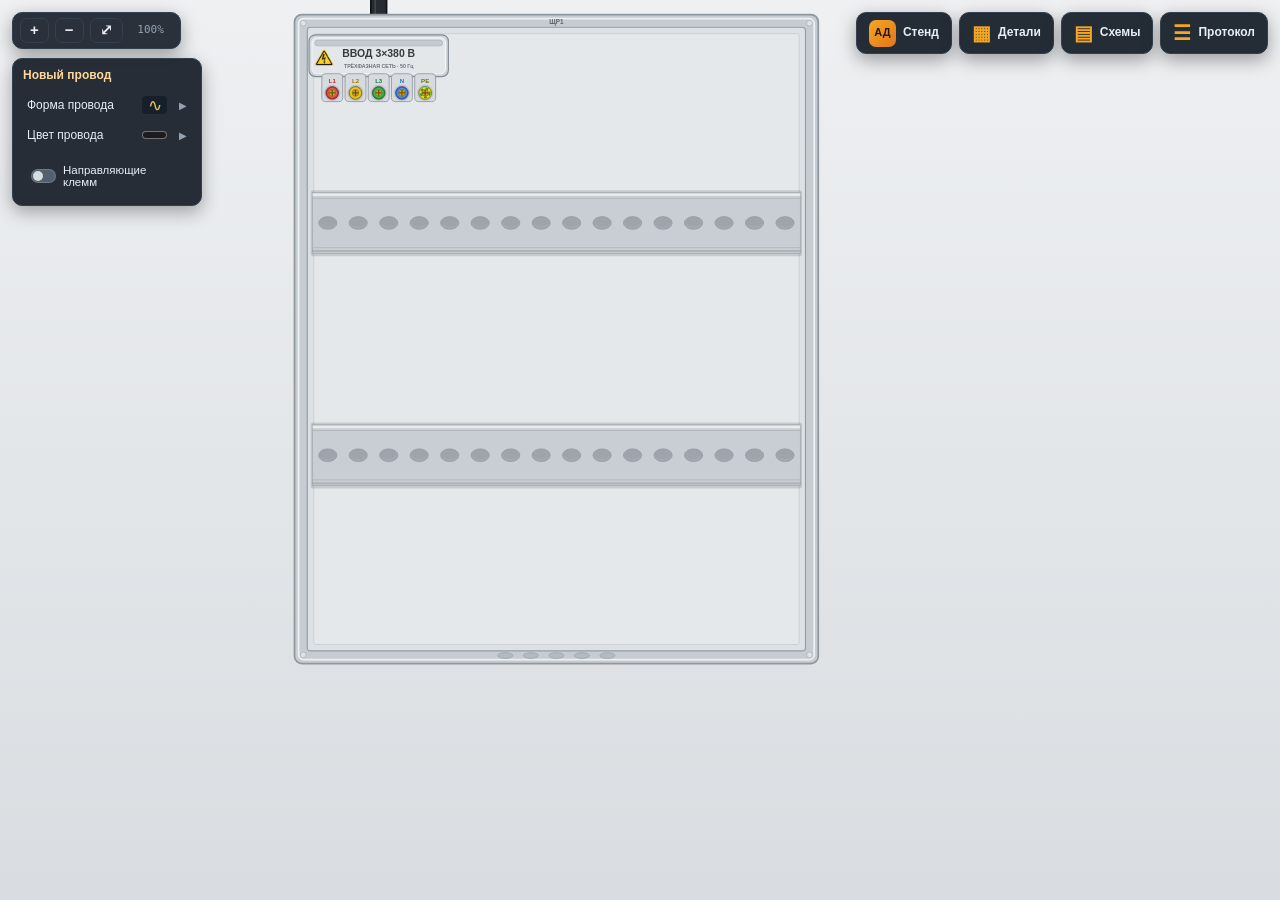
<file: index.html>
<!DOCTYPE html>
<html lang="ru">
<head>
<meta charset="utf-8">
<meta name="viewport" content="width=device-width, initial-scale=1, viewport-fit=cover">
<title>Тренажёр-стенд «Пуск-реверс трёхфазного АД» — Этап 1: вводные автоматы</title>
<link rel="stylesheet" href="styles.css">
</head>
<body>

<main>
  <!-- ================= СЦЕНА ================= -->
  <section class="stage">
    <svg id="scene" viewBox="0 0 1240 1550" preserveAspectRatio="xMidYMid meet">
      <g id="world" transform="translate(0,200)">
      <g id="panelLayer"></g>
      <g id="railLayer"></g>
      <g id="guideLayer"></g>
      <g id="motorLayer"></g>
      <g id="deviceLayer"></g>
      <g id="relayLayer"></g>
      <g id="boxLayer"></g>
      <g id="wireLayer"></g>
      <g id="termLayer"></g>
      <g id="mmLayer"></g>
      <g id="clampLayer"></g>
      </g>
    </svg>
    <div class="zoomctl">
      <button id="zin" title="Приблизить" aria-label="Приблизить">+</button>
      <button id="zout" title="Отдалить" aria-label="Отдалить">−</button>
      <button id="zfit" title="Показать весь стенд" aria-label="Показать весь стенд">⤢</button>
      <span id="zval">100%</span>
    </div>
    <div class="wire-defaults" aria-label="Настройки новых проводов">
      <button id="wireToolsToggle" type="button" class="wire-defaults-title" aria-expanded="false">Новый провод <span class="touch-only">⌃</span></button>
      <div class="wire-defaults-menu">
        <div class="wire-default-sub" id="wireShapeDefault">
          <button type="button" class="wire-default-trigger"><span class="wire-trigger-title">Форма провода</span><i class="wire-current-shape">∿</i><span class="wire-trigger-arrow">▶</span></button>
          <div class="wire-default-flyout" aria-label="Форма провода">
            <button type="button" data-wire-default-shape="smooth"><i>∿</i>Плавная кривая</button>
            <button type="button" data-wire-default-shape="straight"><i>╱</i>Прямые отрезки</button>
            <button type="button" data-wire-default-shape="orthogonal"><i>└</i>Прямые углы</button>
            <button type="button" data-wire-default-shape="arc"><i>⌒</i>Дуга-перемычка</button>
            <button type="button" data-wire-default-shape="s"><i>𝑆</i>S-образный изгиб</button>
          </div>
        </div>
        <div class="wire-default-sub" id="wireColorDefault">
          <button type="button" class="wire-default-trigger"><span class="wire-trigger-title">Цвет провода</span><i class="wire-current-color"></i><span class="wire-trigger-arrow">▶</span></button>
          <div class="wire-default-flyout" aria-label="Цвет провода">
            <button type="button" data-wire-default-color="#1c1c1c"><i></i>Чёрный</button>
            <button type="button" data-wire-default-color="#8b5a2b"><i></i>Коричневый</button>
            <button type="button" data-wire-default-color="#d32f2f"><i></i>Красный</button>
            <button type="button" data-wire-default-color="#f28c28"><i></i>Оранжевый</button>
            <button type="button" data-wire-default-color="#e0b800"><i></i>Жёлтый</button>
            <button type="button" data-wire-default-color="#1f9d3a"><i></i>Зелёный</button>
            <button type="button" data-wire-default-color="#2a6fd6"><i></i>Синий</button>
            <button type="button" data-wire-default-color="#36a9e1"><i></i>Голубой</button>
            <button type="button" data-wire-default-color="#8d939a"><i></i>Серый</button>
            <button type="button" data-wire-default-color="#f3f3f3"><i></i>Белый</button>
            <button type="button" data-wire-default-color="#e8d800"><i class="pe-swatch"></i>Жёлто-зелёный</button>
          </div>
        </div>
      </div>
      <button type="button" id="guideToggle" class="guide-toggle" aria-pressed="false"><i></i><span>Направляющие клемм</span></button>
    </div>
    <div class="touch-controls">
      <button id="touchPanToggle" type="button" aria-pressed="false">✥ Перемещение</button>
      <button id="touchCancel" type="button" disabled>Отмена</button>
    </div>
    <div id="touchStatus" class="touch-status" role="status" aria-live="polite"></div>
  </section>

  <!-- ========== СВОРАЧИВАЕМОЕ МЕНЮ ========== -->
  <aside class="side">
    <details class="side-menu-item">
      <summary><span class="menu-logo">АД</span><span>Стенд</span></summary>
      <div class="side-flyout about-flyout">
        <div class="side-title">
          <div class="side-logo">АД</div>
          <div>
            <h1>Тренажёр-стенд</h1>
            <strong>Пуск и реверс трёхфазного асинхронного двигателя</strong>
            <span>Ввод, защита и магнитные пускатели</span>
          </div>
        </div>
      </div>
    </details>

    <details class="side-menu-item">
      <summary><span class="menu-icon">▦</span><span>Детали</span></summary>
      <div class="side-flyout">
        <div class="card">
          <h2>Лоток деталей</h2>
          <div id="tray"></div>
        </div>
      </div>
    </details>

    <details class="side-menu-item">
      <summary><span class="menu-icon">▤</span><span>Схемы</span></summary>
      <div class="side-flyout">
        <div class="card preset-card">
          <h2>Сохранённые схемы</h2>
          <input id="presetName" class="preset-name" type="text" maxlength="60" placeholder="Название схемы">
          <button id="presetSave" class="preset-primary">Сохранить текущую схему</button>
          <select id="presetList" class="preset-list" size="5" aria-label="Сохранённые схемы"></select>
          <button id="presetFolderConnect" class="preset-import" type="button">Подключить папку presets</button>
          <div id="presetFolderStatus" class="preset-status">Схемы из папки presets подключаются автоматически.</div>
          <div class="preset-actions">
            <button id="presetLoad">Загрузить</button>
            <button id="presetDelete" class="preset-danger">Удалить</button>
          </div>
          <div class="preset-actions">
            <button id="presetExport">Экспорт выбранной</button>
            <button id="presetExportAll">Экспорт всех</button>
          </div>
          <label class="preset-import" for="presetImportFile">Импортировать из файла</label>
          <input id="presetImportFile" type="file" accept=".json,.ad-scheme.json,application/json" hidden>
          <div id="presetStatus" class="preset-status">Схемы хранятся локально в этом браузере.</div>
        </div>
      </div>
    </details>

    <details class="side-menu-item">
      <summary><span class="menu-icon">☰</span><span>Протокол</span></summary>
      <div class="side-flyout">
        <div class="card log-card">
          <h2>Протокол испытаний</h2>
          <div id="logFilters" class="log-filters" role="group" aria-label="Фильтр протокола">
            <button type="button" data-log-filter="fault" aria-pressed="false">Аварии</button>
            <button type="button" data-log-filter="work" aria-pressed="true" class="on">Аварии и действия</button>
            <button type="button" data-log-filter="all" aria-pressed="false">Всё</button>
          </div>
          <div class="log-summary">
            <span id="logCount">Записей: 0</span>
            <span id="logFaultCount" class="fault clean">Аварий и предупреждений: 0</span>
          </div>
          <div id="log"></div>
          <div class="log-actions">
            <button id="logExport">Выгрузить в файл</button>
            <button id="logClear" class="danger">Очистить</button>
          </div>
          <div class="log-hint">Протокол сохраняется вместе со схемой в разделе «Схемы» и переносится вместе с экспортом.</div>
        </div>
      </div>
    </details>
  </aside>
</main>

<div id="toast"></div>
<div id="wireMenu" class="ctxmenu">
  <button data-act="add">Добавить точку изгиба</button>
  <button data-act="del">Удалить точку изгиба</button>
  <div class="menu-sub">
    <button class="submenu-trigger">Изменить форму провода <span>▶</span></button>
    <div class="wire-shapes" aria-label="Форма провода">
      <button data-wire-shape="smooth"><i>∿</i>Плавная кривая</button>
      <button data-wire-shape="straight"><i>╱</i>Прямые отрезки</button>
      <button data-wire-shape="orthogonal"><i>└</i>Прямые углы</button>
      <button data-wire-shape="arc"><i>⌒</i>Дуга-перемычка</button>
      <button data-wire-shape="s"><i>𝑆</i>S-образный изгиб</button>
    </div>
  </div>
  <div class="menu-sub">
    <button class="submenu-trigger">Изменить цвет провода <span>▶</span></button>
    <div class="wire-palette" aria-label="Цвет провода">
      <button data-wire-color="#1c1c1c" title="Чёрный"><i style="background:#1c1c1c"></i>Чёрный</button>
      <button data-wire-color="#8b5a2b" title="Коричневый"><i style="background:#8b5a2b"></i>Коричневый</button>
      <button data-wire-color="#d32f2f" title="Красный"><i style="background:#d32f2f"></i>Красный</button>
      <button data-wire-color="#f28c28" title="Оранжевый"><i style="background:#f28c28"></i>Оранжевый</button>
      <button data-wire-color="#e0b800" title="Жёлтый"><i style="background:#e0b800"></i>Жёлтый</button>
      <button data-wire-color="#1f9d3a" title="Зелёный"><i style="background:#1f9d3a"></i>Зелёный</button>
      <button data-wire-color="#2a6fd6" title="Синий"><i style="background:#2a6fd6"></i>Синий</button>
      <button data-wire-color="#36a9e1" title="Голубой"><i style="background:#36a9e1"></i>Голубой</button>
      <button data-wire-color="#8d939a" title="Серый"><i style="background:#8d939a"></i>Серый</button>
      <button data-wire-color="#f3f3f3" title="Белый"><i style="background:#f3f3f3"></i>Белый</button>
      <button data-wire-color="#e8d800" title="Жёлто-зелёный PE"><i class="pe-swatch"></i>Жёлто-зелёный</button>
    </div>
  </div>
  <button data-act="remove" class="danger">Удалить провод</button>
</div>

<div id="objectMenu" class="ctxmenu object-menu">
  <button data-object-act="properties">Характеристики</button>
  <button data-object-act="remove" class="danger">Удалить объект</button>
</div>

<div id="propertiesModal" class="properties-modal" aria-hidden="true">
  <div class="properties-dialog" role="dialog" aria-modal="true" aria-labelledby="propertiesTitle">
    <div class="properties-head">
      <div>
        <h2 id="propertiesTitle">Характеристики объекта</h2>
        <div id="propertiesSubtitle" class="properties-subtitle"></div>
      </div>
      <button id="propertiesClose" class="properties-close" type="button" aria-label="Закрыть">×</button>
    </div>
    <form id="propertiesForm">
      <div id="propertiesFields" class="properties-fields"></div>
      <div class="properties-actions">
        <button id="propertiesCancel" type="button">Отмена</button>
        <button class="primary" type="submit">Сохранить</button>
      </div>
    </form>
  </div>
</div>

<script src="presets/catalog.js"></script>
<script src="app.js"></script>
</body>
</html>
</file>
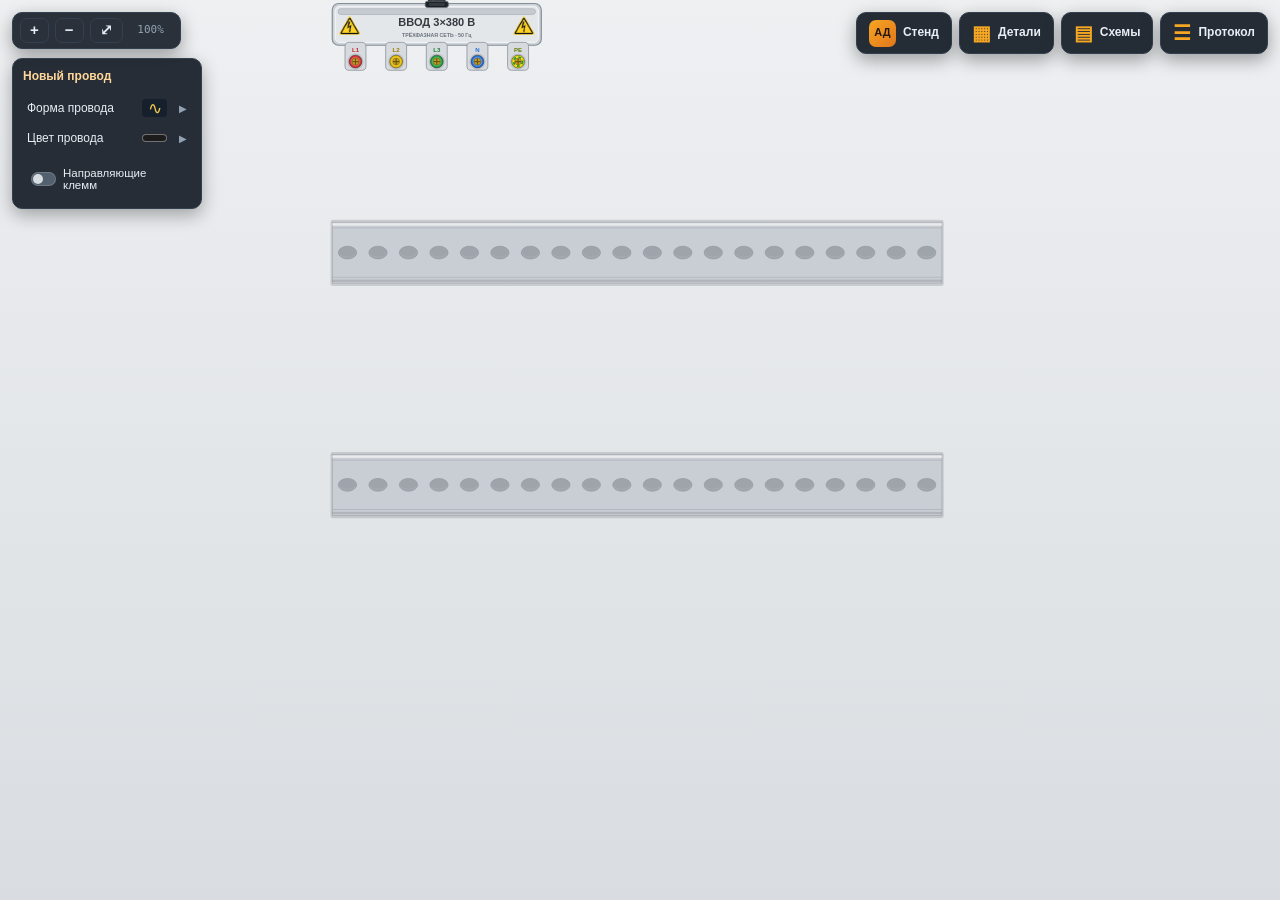
<file: stand-1file.html>
<!DOCTYPE html>
<html lang="ru">
<head>
<meta charset="utf-8">
<meta name="viewport" content="width=device-width, initial-scale=1">
<title>Тренажёр-стенд «Пуск-реверс трёхфазного АД» — Этап 1: вводные автоматы</title>
<style>
  :root{
    --bg:#10151c;
    --panel:#1a212b;
    --panel-2:#222b37;
    --line:#33404f;
    --text:#e8eef5;
    --muted:#93a2b4;
    --accent:#f5a623;
    --teal:#12a89a;
    --ok:#2fbf71;
    --warn:#ffb020;
    --err:#ff5b5b;
    --l1:#8b5a2b;
    --l2:#1c1c1c;
    --l3:#8d939a;
  }
  *{box-sizing:border-box}
  html,body{height:100%}
  body{
    margin:0;background:radial-gradient(1200px 800px at 50% -10%,#1b2430,#0c1015 70%);
    color:var(--text);font:14px/1.45 "Segoe UI",Roboto,Arial,sans-serif;
    overflow:hidden;
  }

  /* ---------- шапка ---------- */
  header.topbar{
    display:flex;align-items:center;gap:16px;flex-wrap:wrap;
    padding:10px 18px;background:linear-gradient(180deg,#1d2634,#161d27);
    border-bottom:2px solid var(--accent);
  }
  header .logo{
    width:34px;height:34px;border-radius:8px;flex:0 0 auto;
    background:linear-gradient(135deg,var(--accent),#e2761b);
    display:flex;align-items:center;justify-content:center;font-weight:800;color:#24170a;
  }
  header h1{font-size:15px;margin:0;font-weight:700;letter-spacing:.2px}
  header h1 span{display:block;font-size:11.5px;color:var(--muted);font-weight:400;letter-spacing:.3px}
  .badge{
    margin-left:auto;background:rgba(18,168,154,.15);border:1px solid rgba(18,168,154,.6);
    color:#7ff0e2;padding:5px 12px;border-radius:999px;font-size:12px;white-space:nowrap;
  }

  /* ---------- каркас ---------- */
  main{height:100vh;display:block;padding:0;min-height:0}

  .stage{
    background:linear-gradient(180deg,#eef0f2,#d9dde1);
    width:100%;height:100%;border-radius:0;border:0;position:relative;overflow:hidden;
    display:flex;flex-direction:column;min-height:0;
    box-shadow:none;
  }
  .stage-hint{
    padding:8px 14px;font-size:12.5px;color:#3c4753;background:rgba(255,255,255,.55);
    border-bottom:1px solid #c3c9d0;
  }
  .stage-hint b{color:#111}
  #scene{width:100%;height:100%;flex:1;display:block;touch-action:none;user-select:none}
  .stage-foot{
    margin-top:auto;padding:6px 14px 10px;font-size:11.5px;color:#5a6572;display:flex;gap:18px;flex-wrap:wrap;
    border-top:1px dashed #c3c9d0;background:rgba(255,255,255,.35);
  }
  .stage-foot b{color:#111}

  /* зум и панорамирование */
  .zoomctl{
    position:absolute;top:12px;left:12px;right:auto;display:flex;gap:6px;align-items:center;z-index:5;
    background:rgba(26,33,43,.92);border:1px solid var(--line);border-radius:10px;padding:5px 7px;
    box-shadow:0 6px 18px rgba(0,0,0,.35)
  }
  .zoomctl button{padding:2px 9px;font-size:15px;line-height:1.25;background:transparent;
    border:1px solid var(--line);border-radius:7px;color:var(--text)}
  .zoomctl button:hover{border-color:var(--accent);color:#ffd79a}
  .zoomctl #zval{font-size:11px;color:var(--muted);min-width:44px;text-align:center;font-family:Consolas,monospace}
  .wire-defaults{
    position:absolute;left:12px;top:58px;z-index:5;width:190px;padding:9px 10px 10px;
    color:var(--text);background:rgba(26,33,43,.94);border:1px solid var(--line);
    border-radius:10px;box-shadow:0 6px 18px rgba(0,0,0,.32);font-size:11px
  }
  .wire-defaults-title{margin-bottom:7px;color:#ffd79a;font-size:12px;font-weight:800}
  .wire-defaults-menu{margin:2px -4px 0}
  .wire-default-sub{position:relative}
  .wire-default-trigger{display:flex;align-items:center;justify-content:space-between;gap:12px;width:100%;padding:7px 8px;border:0;border-radius:6px;background:transparent;color:var(--text);font:12px "Segoe UI",Arial,sans-serif;text-align:left;cursor:pointer}
  .wire-default-trigger:hover,.wire-default-sub:hover>.wire-default-trigger{background:#222b37;color:#ffd79a}
  .wire-default-trigger .wire-trigger-arrow{color:#93a2b4;font-size:10px}
  .wire-current-shape{display:inline-flex;width:25px;height:18px;align-items:center;justify-content:center;border-radius:4px;background:#15202c;color:#f2c94c;font-size:17px;font-style:normal;margin-left:auto}
  .wire-current-color{display:block;width:25px;height:8px;border:1px solid rgba(255,255,255,.38);border-radius:4px;background:#1c1c1c;margin-left:auto}
  .wire-current-color.pe{background:repeating-linear-gradient(135deg,#e8d800 0 6px,#1f9d3a 6px 12px)}
  .wire-default-flyout{position:absolute;left:calc(100% - 2px);top:-5px;display:none;width:196px;padding:5px;background:var(--panel);border:1px solid var(--line);border-radius:10px;box-shadow:0 14px 34px rgba(0,0,0,.55);z-index:20}
  .wire-default-sub.open>.wire-default-flyout{display:block}
  .wire-default-flyout button{display:flex;align-items:center;gap:9px;width:100%;padding:6px 8px;border:0;border-radius:7px;background:transparent;color:var(--text);font:11.5px "Segoe UI",Arial,sans-serif;text-align:left;cursor:pointer}
  .wire-default-flyout button:hover,.wire-default-flyout button.selected{background:var(--panel-2);color:#ffd79a}
  .wire-default-flyout button i{display:inline-flex;width:28px;height:18px;align-items:center;justify-content:center;flex:0 0 auto;border-radius:4px;background:#15202c;color:#f2c94c;font-size:17px;font-style:normal}
  .wire-default-flyout button[data-wire-default-color] i{width:25px;height:8px;border:1px solid rgba(255,255,255,.38);border-radius:4px;background:var(--wire-color)}
  .wire-default-flyout button[data-wire-default-color] i.pe-swatch{background:repeating-linear-gradient(135deg,#e8d800 0 6px,#1f9d3a 6px 12px)}
  .guide-toggle{display:flex;align-items:center;gap:7px;width:100%;margin-top:8px;padding:7px 8px;border:0;border-radius:6px;background:transparent;color:var(--text);font:11.5px "Segoe UI",Arial,sans-serif;text-align:left;cursor:pointer}
  .guide-toggle:hover{background:#222b37;color:#ffd79a}
  .guide-toggle i{width:25px;height:14px;border-radius:8px;background:#53606d;box-shadow:inset 0 0 0 1px rgba(255,255,255,.16);position:relative;flex:0 0 auto}
  .guide-toggle i:after{content:"";position:absolute;top:2px;left:2px;width:10px;height:10px;border-radius:50%;background:#d8dde2;transition:left .16s,background .16s}
  .guide-toggle.on i{background:#b95d7e}
  .guide-toggle.on i:after{left:13px;background:#ffe7ef}
  .stage.panning{cursor:grabbing}
  #scene{cursor:default}

  .hdl{transition:transform .18s cubic-bezier(.4,1.6,.5,1)}
  .plg-depth{transform-box:fill-box;transform-origin:center}
  @keyframes plgPress{
    from{transform:scale(1);filter:brightness(1)}
    65%{transform:scale(.9,.82);filter:brightness(.8)}
    to{transform:scale(.92,.85);filter:brightness(.84)}
  }
  .plg-depth.pressed{transform:scale(.92,.85);filter:brightness(.84)}
  .plg-depth.pressing{animation:plgPress .3s cubic-bezier(.25,.8,.3,1) both}
  .plg-depth.pressed .plg-shine{opacity:.12}
  .aux-actuator.pressed{transform:scale(.76);filter:brightness(.72)}
  .aux-actuator.aux-pressing{animation:auxBlockPress .3s cubic-bezier(.25,.8,.3,1) both}
  @keyframes auxBlockPress{
    from{transform:scale(1);filter:brightness(1)}
    65%{transform:scale(.72);filter:brightness(.68)}
    to{transform:scale(.76);filter:brightness(.72)}
  }
  .relay-btn{transform-box:fill-box;transform-origin:center;transition:transform .08s ease-out,filter .08s ease-out}
  .relay-btn.is-down{transform:translateY(4px) scale(.96);filter:brightness(.78)}
  .rcd-test{transform-box:fill-box;transform-origin:center;transition:transform .08s ease-out,filter .08s ease-out}
  .rcd-test:active{transform:translateY(3px) scale(.97);filter:brightness(.82)}
  .lamp-window{transition:fill .16s,filter .16s,stroke .16s}
  .lamp-window.lit{filter:drop-shadow(0 0 7px #35e47d) drop-shadow(0 0 14px rgba(53,228,125,.75))}
  .lamp-window.lamp-yellow.lit{filter:drop-shadow(0 0 7px #ffd928) drop-shadow(0 0 14px rgba(255,217,40,.75))}
  .lamp-window.lamp-red.lit{filter:drop-shadow(0 0 7px #f34a45) drop-shadow(0 0 14px rgba(243,74,69,.75))}
  .bulb-glass{transition:fill .18s,filter .18s,stroke .18s}
  .bulb-glass.lit{filter:drop-shadow(0 0 10px #ffd85c) drop-shadow(0 0 24px rgba(255,205,70,.82))}
  .pb-button{transform-box:fill-box;transform-origin:center;transition:transform .08s ease-out,filter .08s ease-out}
  .pb-button.is-down{transform:translateY(5px) scale(.96);filter:brightness(.8)}

  /* ---------- компактное раскрывающееся меню ---------- */
  .side{
    position:fixed;top:12px;right:12px;z-index:50;display:flex;align-items:flex-start;gap:7px;
    min-height:0;overflow:visible;padding:0;background:transparent
  }
  .side-menu-item{position:relative}
  .side-menu-item>summary{
    list-style:none;display:flex;align-items:center;justify-content:center;gap:7px;height:42px;
    padding:0 12px;border:1px solid var(--line);border-radius:10px;background:rgba(26,33,43,.95);
    box-shadow:0 6px 18px rgba(0,0,0,.35);color:#e8eef5;font-size:12px;font-weight:700;
    cursor:pointer;user-select:none;transition:border-color .14s,background .14s,color .14s
  }
  .side-menu-item>summary::-webkit-details-marker{display:none}
  .side-menu-item>summary::marker{content:""}
  .side-menu-item>summary:hover,.side-menu-item[open]>summary{
    border-color:var(--accent);background:#222b37;color:#ffd79a
  }
  .menu-logo{
    width:27px;height:27px;border-radius:7px;display:inline-flex;align-items:center;justify-content:center;
    background:linear-gradient(135deg,var(--accent),#e2761b);color:#24170a;font-size:11px;font-weight:900
  }
  .menu-icon{font-size:20px;line-height:1;color:#f5a623}
  .side-flyout{
    position:absolute;top:49px;right:0;width:370px;max-height:calc(100vh - 74px);overflow:auto;
    padding:0;border-radius:12px;background:linear-gradient(180deg,#111821,#0c1118);
    box-shadow:0 16px 40px rgba(0,0,0,.48)
  }
  .about-flyout{width:350px}
  .side-flyout>.card,.side-flyout>.side-title{border-radius:12px;margin:0}
  @media (max-width:620px){
    .side{top:8px;right:8px;gap:4px}
    .side-menu-item>summary{height:38px;padding:0 9px;font-size:0}
    .side-menu-item>summary span{font-size:0}
    .side-menu-item>summary .menu-icon{font-size:19px}
    .side-menu-item>summary .menu-logo{font-size:10px}
    .side-flyout{top:45px;right:0;width:min(370px,calc(100vw - 16px));max-height:calc(100vh - 61px)}
  }
  .side-title{display:flex;align-items:flex-start;gap:11px;padding:12px 13px;background:var(--panel);
    border:1px solid var(--line);border-radius:12px}
  .side-logo{width:40px;height:40px;border-radius:9px;flex:0 0 auto;background:linear-gradient(135deg,var(--accent),#e2761b);
    display:flex;align-items:center;justify-content:center;font-weight:900;font-size:16px;color:#24170a}
  .side-title h1{margin:0 0 3px;font-size:16px;line-height:1.15;color:#f4f7fa}
  .side-title strong{display:block;font-size:12px;line-height:1.3;color:#d4dce5;font-weight:600}
  .side-title span{display:block;margin-top:4px;font-size:10.5px;color:var(--muted)}
  .card{background:var(--panel);border:1px solid var(--line);border-radius:12px;padding:12px 13px}
  .card h2{
    margin:0 0 10px;font-size:12px;text-transform:uppercase;letter-spacing:.9px;color:var(--muted);
    display:flex;align-items:center;gap:8px;font-weight:700
  }
  .card h2::before{content:"";width:4px;height:14px;border-radius:2px;background:var(--accent)}
  .card.hint h2{color:#8fe0d6}
  .card.hint h2::before{background:var(--teal)}

  /* лоток деталей */
  #tray{display:flex;flex-direction:column;gap:8px}
  .tray-item{
    display:flex;align-items:center;gap:11px;padding:8px 10px;border-radius:10px;cursor:grab;
    background:var(--panel-2);border:1px solid var(--line);position:relative;
    transition:border-color .15s,transform .1s;
  }
  .tray-item:hover{border-color:var(--accent)}
  .tray-item:active{cursor:grabbing}
  .tray-special{cursor:pointer}
  .tray-special-icon{width:38px;height:52px;border-radius:8px;display:flex;align-items:center;justify-content:center;
    flex:0 0 auto;background:#263342;border:1px solid #46566a;color:#f5b13d;font-size:24px;font-weight:800}
  .tray-item .mini{height:74px;width:auto;flex:0 0 auto;filter:drop-shadow(0 3px 3px rgba(0,0,0,.45))}
  .tray-meta{display:flex;flex-direction:column;min-width:0}
  .tray-meta b{font-size:12.5px;font-weight:600}
  .tray-meta span{font-size:11px;color:var(--muted)}
  .stock{
    position:absolute;top:6px;right:8px;font-size:11px;color:#0e1a12;background:var(--ok);
    border-radius:6px;padding:1px 6px;font-weight:700
  }
  .empty-tray{color:var(--muted);font-size:12px;text-align:center;padding:8px 0}

  /* задания */
  ul#tasks{list-style:none;margin:0;padding:0;display:flex;flex-direction:column;gap:6px}
  ul#tasks li{
    display:flex;gap:9px;align-items:flex-start;font-size:12.5px;color:#cfd8e3;
    background:var(--panel-2);border:1px solid var(--line);border-radius:8px;padding:7px 9px;
  }
  ul#tasks li .box{
    width:16px;height:16px;border-radius:4px;border:1.5px solid #57657a;flex:0 0 auto;margin-top:1px;
    display:flex;align-items:center;justify-content:center;font-size:11px;color:#0d1a12
  }
  ul#tasks li.done{border-color:rgba(47,191,113,.55);background:rgba(47,191,113,.10);color:#d8f5e5}
  ul#tasks li.done .box{background:var(--ok);border-color:var(--ok)}

  /* мимика */
  .mimic{display:flex;flex-direction:column;gap:11px}
  .lamps{display:grid;grid-template-columns:repeat(3,1fr);gap:9px}
  .lamp{
    background:#0d1219;border:1px solid var(--line);border-radius:10px;padding:9px 6px;text-align:center
  }
  .lamp .bulb{
    width:26px;height:26px;border-radius:50%;margin:0 auto 6px;background:#2a3140;
    border:2px solid #3d4757;transition:all .18s
  }
  .lamp.on .bulb{background:radial-gradient(circle at 35% 30%,#fff8c9,#ffd230 55%,#f08a00);
    border-color:#ffd76a;box-shadow:0 0 16px rgba(255,196,0,.85)}
  .lamp small{font-size:10.5px;color:var(--muted);letter-spacing:.4px}
  .lamp .w{font-size:11px;color:#7d8b9d;margin-top:2px}
  .lamp.on .w{color:#ffd76a}

  .meas{display:grid;grid-template-columns:1fr 1fr;gap:9px}
  .meter{
    flex:1;background:#07130f;border:1px solid #1d4a3c;border-radius:9px;padding:8px 10px;
  }
  .meter .val{font:700 21px/1.1 "Consolas",monospace;color:#4dff9e;text-shadow:0 0 8px rgba(77,255,158,.45)}
  .meter .cap{font-size:10.5px;color:#5f8f7c;letter-spacing:.6px;text-transform:uppercase}
  .meter.off .val{color:#2e5548;text-shadow:none}

  .row{display:flex;gap:8px;flex-wrap:wrap}
  button{
    font:600 12.5px "Segoe UI",Arial;color:var(--text);background:var(--panel-2);
    border:1px solid var(--line);border-radius:8px;padding:8px 11px;cursor:pointer;transition:.14s
  }
  button:hover:not(:disabled){border-color:var(--accent);color:#ffd79a}
  button:disabled{opacity:.42;cursor:not-allowed}
  button.primary{background:linear-gradient(180deg,#1f8f84,#147a70);border-color:#1aa89a;color:#eafffb}
  button.danger{background:linear-gradient(180deg,#3a2226,#2a171a);border-color:#6c2f38;color:#ffc9c9}
  button.primary:hover:not(:disabled){border-color:#7ff0e2;color:#fff}
  button.active{background:linear-gradient(180deg,#1f8f84,#147a70);border-color:#1aa89a;color:#eafffb}
  button.active:hover:not(:disabled){border-color:#7ff0e2;color:#fff}

  .switch{display:flex;align-items:center;gap:9px;font-size:12.5px;cursor:pointer;user-select:none}
  .switch input{display:none}
  .track{width:44px;height:23px;border-radius:999px;background:#39424f;position:relative;transition:.18s;flex:0 0 auto}
  .track::after{content:"";position:absolute;top:2.5px;left:3px;width:18px;height:18px;border-radius:50%;
    background:#c8d1db;transition:.18s}
  .switch input:checked + .track{background:rgba(47,191,113,.85)}
  .switch input:checked + .track::after{left:23px;background:#fff}

  /* протокол */
  #log{max-height:186px;overflow:auto;display:flex;flex-direction:column;gap:4px;font-size:11.5px}
  #log div{padding:5px 8px;border-radius:6px;background:var(--panel-2);border-left:3px solid var(--line);color:#c6d0dc}
  #log div.ok{border-left-color:var(--ok)}
  #log div.warn{border-left-color:var(--warn);color:#ffe4b8}
  #log div.err{border-left-color:var(--err);color:#ffd2d2}
  #log div.info{border-left-color:#4a90d9}
  #log div time{color:#6d7b8d;margin-right:6px;font-family:Consolas,monospace}
  #log div.log-empty{padding:16px 10px;text-align:center;color:var(--muted);border-left-color:var(--line)}

  /* протокол испытаний */
  .log-card{display:flex;flex-direction:column;gap:8px}
  .log-card #log{max-height:300px;min-height:78px}
  .log-card button{border:1px solid #445365;border-radius:7px;background:#243343;color:#e7edf5;
    padding:7px 9px;font:12px "Segoe UI",Arial,sans-serif;cursor:pointer}
  .log-card button:hover{background:#31465c}
  .log-filters{display:grid;grid-template-columns:1fr 1.6fr 1fr;gap:6px}
  .log-filters button.on{background:#1d6a50;border-color:#298b6b;font-weight:700;color:#eafff7}
  .log-summary{display:flex;justify-content:space-between;gap:8px;font-size:11px;color:var(--muted)}
  .log-summary #logFaultCount.fault{color:#ffb0b0;font-weight:700}
  .log-summary #logFaultCount.clean{color:#7f8fa4;font-weight:600}
  .log-actions{display:grid;grid-template-columns:1.4fr 1fr;gap:7px}
  .log-card .danger{color:#ffb0b0;border-color:#704247}
  .log-hint{color:#7f8fa4;font-size:10.5px;line-height:1.35}

  /* призрак при перетаскивании */
  .ghost{position:fixed;z-index:9999;pointer-events:none;filter:drop-shadow(0 10px 14px rgba(0,0,0,.55));
    opacity:.92;transform:translateZ(0)}
  .special-ghost{display:flex;align-items:center;justify-content:center}
  .special-ghost svg{display:block;width:100%;height:100%}

  /* клеммы и провода */
  .term{cursor:pointer;transition:fill .12s}
  .term:hover{fill:rgba(245,166,35,.35);stroke:#f5a623;stroke-width:2}
  .wireG{cursor:grab}
  .wireG:hover .wire{stroke-width:6}
  .wireG.grabbing{cursor:grabbing}
  .wireG.grabbing .wire{stroke-width:6.5}
  /* точка-захват видна только когда курсор на проводе или провод тянут */
  .wire-dot{opacity:0;transition:opacity .14s}
  .wireG:hover .wire-dot,.wireG.grabbing .wire-dot{opacity:.95}

  /* Вращение вентилятора и вала двигателя при трёхфазном питании */
  @keyframes mspin{from{transform:rotate(0deg)}to{transform:rotate(360deg)}}
  .mrot.spin{animation:mspin 1.1s linear infinite}



  #wires{display:flex;flex-direction:column;gap:5px;font-size:11.5px;max-height:158px;overflow:auto}
  #wires .wire-row{display:flex;align-items:center;gap:7px;background:var(--panel-2);
    border:1px solid var(--line);border-radius:7px;padding:5px 8px;color:#c6d0dc}
  #wires .sw{width:16px;height:6px;border-radius:3px;flex:0 0 auto}
  #wires .del{margin-left:auto;cursor:pointer;color:#ff9a9a;font-weight:700;padding:0 4px}
  #wires .empty{color:var(--muted);text-align:center;padding:6px 0}

  /* мультиметр */
  .mm{display:flex;flex-direction:column;gap:6px}
  .mm-function-label{font-size:11px;color:#93a2b4;font-weight:700;text-transform:uppercase;letter-spacing:.35px}
  .mm-select{width:100%;padding:8px 9px;border:1px solid #445365;border-radius:6px;background:#172331;color:#e7edf5;font:12px "Segoe UI",Arial,sans-serif;outline:none}
  .mm-select:focus{border-color:#5fa6eb;box-shadow:0 0 0 2px rgba(95,166,235,.18)}
  .mmrow{display:flex;align-items:center;gap:9px;font-size:12px;color:#c6d0dc}
  .probe{width:18px;height:18px;border-radius:50%;flex:0 0 auto;border:2px solid rgba(255,255,255,.35)}
  .probe.red{background:#d32f2f}
  .probe.blk{background:#14181d}
  .mmnote{font-size:11.5px;color:#93a2b4;line-height:1.35;margin-top:6px}
  .mmnote b{color:#ffd79a}
  .stage.mm .term{cursor:crosshair}
  .preset-card{display:flex;flex-direction:column;gap:8px}
  .preset-name,.preset-list{box-sizing:border-box;width:100%;border:1px solid #445365;border-radius:7px;background:#172331;color:#e7edf5;font:12px "Segoe UI",Arial,sans-serif;outline:none}
  .preset-name{padding:9px 10px}
  .preset-list{padding:4px;min-height:112px}
  .preset-list option{padding:7px 8px;border-radius:5px}
  .preset-list option:checked{background:#285f91;color:#fff}
  .preset-card button{border:1px solid #445365;border-radius:7px;background:#243343;color:#e7edf5;padding:8px 10px;font:12px "Segoe UI",Arial,sans-serif;cursor:pointer}
  .preset-card button:hover{background:#31465c}
  .preset-card .preset-primary{background:#1d6a50;border-color:#298b6b;font-weight:700}
  .preset-card .preset-primary:hover{background:#258261}
  .preset-actions{display:grid;grid-template-columns:1fr 1fr;gap:7px}
  .preset-card .preset-danger{color:#ffb0b0;border-color:#704247}
  .preset-import{display:block;border:1px dashed #52708d;border-radius:7px;background:#1a2938;color:#bcd2e7;padding:8px 10px;text-align:center;font:12px "Segoe UI",Arial,sans-serif;cursor:pointer}
  .preset-import:hover{background:#263b50;color:#fff}
  .preset-status{min-height:16px;color:#93a2b4;font-size:11px;line-height:1.35}

  #toast{
    position:fixed;left:50%;bottom:26px;transform:translate(-50%,20px);z-index:10000;
    background:#2a1c1c;border:1px solid #a8483f;color:#ffd9d4;padding:10px 16px;border-radius:10px;
    font-size:12.5px;max-width:560px;box-shadow:0 12px 30px rgba(0,0,0,.5);
    opacity:0;pointer-events:none;transition:.22s
  }
  #toast.show{opacity:1;transform:translate(-50%,0)}
  #toast.ok{background:#12291d;border-color:#2fbf71;color:#d6f7e5}
  #toast.fault{
    top:24px;bottom:auto;max-width:760px;
    background:#ffd84d;border:4px solid #d71920;color:#710000;
    padding:15px 22px;border-radius:12px;font-size:16px;font-weight:900;
    text-align:center;letter-spacing:.25px;
    box-shadow:0 0 0 3px rgba(255,216,77,.75),0 15px 38px rgba(94,0,0,.48);
  }

  /* контекстное меню провода */
  .ctxmenu{
    position:fixed;z-index:10001;display:none;min-width:186px;
    background:var(--panel);border:1px solid var(--line);border-radius:10px;padding:5px;
    box-shadow:0 14px 34px rgba(0,0,0,.55)
  }
  .ctxmenu button{display:block;width:100%;text-align:left;background:transparent;border:0;
    border-radius:7px;padding:7px 10px;font-size:12.5px;color:var(--text)}
  .ctxmenu button:hover{background:var(--panel-2);color:#ffd79a}
  .ctxmenu button.danger{color:#ff9a9a}
  .ctxmenu button.danger:hover{background:#2a171a;color:#ffc9c9}
  .object-menu button[data-object-act="properties"]::before{content:"⚙";display:inline-block;width:20px;color:#f5a623}
  .object-menu button.danger::before{content:"×";display:inline-block;width:20px;font-weight:900}

  /* окно редактирования характеристик аппарата */
  .properties-modal{
    position:fixed;inset:0;z-index:10020;display:none;align-items:center;justify-content:center;
    padding:22px;background:rgba(7,11,16,.58);backdrop-filter:blur(2px)
  }
  .properties-modal.open{display:flex}
  .properties-dialog{
    width:min(520px,calc(100vw - 28px));max-height:calc(100vh - 36px);overflow:auto;
    border:1px solid #405064;border-radius:14px;background:linear-gradient(180deg,#1c2531,#121923);
    box-shadow:0 24px 70px rgba(0,0,0,.62);color:var(--text)
  }
  .properties-head{display:flex;align-items:flex-start;justify-content:space-between;gap:16px;padding:17px 18px 13px;border-bottom:1px solid var(--line)}
  .properties-head h2{margin:0;font-size:17px;line-height:1.2;color:#f4f7fa}
  .properties-subtitle{margin-top:4px;font-size:11.5px;color:var(--muted)}
  .properties-close{width:32px!important;height:32px;padding:0!important;text-align:center!important;font-size:23px!important;line-height:28px!important;flex:0 0 auto}
  .properties-fields{display:grid;grid-template-columns:1fr 1fr;gap:12px 14px;padding:16px 18px}
  .property-field{display:flex;flex-direction:column;gap:5px;min-width:0}
  .property-field.wide{grid-column:1/-1}
  .property-field>span{font-size:11.5px;font-weight:700;color:#bdc8d4}
  .property-field em{font-style:normal;font-weight:400;color:#77879a}
  .property-field input,.property-field select,.property-field textarea{
    width:100%;border:1px solid #3d4b5c;border-radius:8px;background:#0f1620;color:#edf3f8;
    padding:9px 10px;font:13px "Segoe UI",Arial,sans-serif;outline:none
  }
  .property-field select{cursor:pointer;color-scheme:dark}
  .property-field input:focus,.property-field select:focus,.property-field textarea:focus{border-color:#f5a623;box-shadow:0 0 0 2px rgba(245,166,35,.14)}
  .property-field textarea{min-height:76px;resize:vertical;line-height:1.35}
  .properties-actions{display:flex;justify-content:flex-end;gap:9px;padding:13px 18px 17px;border-top:1px solid var(--line)}
  @media (max-width:540px){.properties-fields{grid-template-columns:1fr}.property-field.wide{grid-column:auto}}
  .menu-sub{position:relative}
  .submenu-trigger{display:flex!important;align-items:center;justify-content:space-between;gap:18px}
  .submenu-trigger span{font-size:10px;color:#93a2b4}
  .wire-palette,.wire-shapes{
    position:absolute;left:calc(100% - 2px);top:-5px;display:none;width:174px;
    grid-template-columns:1fr;background:var(--panel);border:1px solid var(--line);
    border-radius:10px;padding:5px;box-shadow:0 14px 34px rgba(0,0,0,.55)
  }
  .menu-sub:hover>.wire-palette,.menu-sub:focus-within>.wire-palette,
  .menu-sub:hover>.wire-shapes,.menu-sub:focus-within>.wire-shapes{display:grid}
  .ctxmenu.flip-sub .wire-palette,.ctxmenu.flip-sub .wire-shapes{left:auto;right:calc(100% - 2px)}
  .ctxmenu.raise-sub .wire-palette,.ctxmenu.raise-sub .wire-shapes{top:auto;bottom:-5px}
  .wire-palette button{display:flex;align-items:center;gap:8px;padding:5px 8px;font-size:11.5px}
  .wire-palette i{display:block;width:25px;height:8px;border-radius:4px;border:1px solid rgba(255,255,255,.38);flex:0 0 auto}
  .wire-palette .pe-swatch{background:repeating-linear-gradient(135deg,#e8d800 0 6px,#1f9d3a 6px 12px)}
  .wire-shapes{width:196px}
  .wire-shapes button{display:flex;align-items:center;gap:9px;padding:6px 8px;font-size:11.5px}
  .wire-shapes i{display:inline-flex;width:28px;height:18px;align-items:center;justify-content:center;border-radius:4px;background:#15202c;color:#f2c94c;font-size:17px;font-style:normal;flex:0 0 auto}
.motor-load-control{
  box-sizing:border-box;
  width:258px;
  padding:12px 14px;
  border:1px solid #9da8b3;
  border-radius:10px;
  background:linear-gradient(#f5f7f9,#dce2e7);
  box-shadow:0 4px 10px rgba(24,39,55,.22),inset 0 1px #fff;
  color:#35404b;
  font:12px "Segoe UI",Arial,sans-serif;
  user-select:none;
}
.motor-tag{font-size:11px;font-weight:900;text-align:center;color:#173f67;margin-bottom:2px}
.motor-load-title{font-size:14px;font-weight:800;text-align:center;margin-bottom:7px}
.motor-load-control input[type="range"]{width:100%;accent-color:#2469ad;cursor:pointer}
.motor-load-value{text-align:center;font-weight:800;color:#1e5f9f;margin:1px 0 6px}
.motor-readout{display:flex;justify-content:space-between;gap:12px;padding:3px 0;border-top:1px solid rgba(96,110,124,.18)}
.motor-readout b{color:#173f67;white-space:nowrap}
/* Панель машины постоянного тока: тот же корпус, но с зелёным оттенком,
   чтобы её нельзя было спутать с панелью асинхронного двигателя. */
.dc-motor-control{background:linear-gradient(#f4fbf6,#d6ecdd);border-color:#8fb69d;width:258px}
.dc-motor-control .motor-tag{color:#14532d}
.dc-motor-control .motor-load-title{font-size:13px;margin-bottom:6px}
.dc-motor-control .motor-load-value{color:#1b6b3a;margin-bottom:4px}
.dc-motor-control input[type="range"]{accent-color:#2f8a4c}
.dc-motor-control .motor-readout{padding:2px 0;border-top-color:rgba(70,110,86,.22)}
.dc-motor-control .motor-readout b{color:#14532d}
.motor-alert{margin-top:6px;padding:4px 6px;border-radius:6px;background:#ffe9c9;
  border:1px solid #e0a94a;color:#6b4a05;font-size:10.5px;font-weight:700;text-align:center}
.mm-object-note{
  box-sizing:border-box;width:100%;height:100%;overflow:hidden;
  display:flex;align-items:center;justify-content:center;text-align:center;
  padding:2px 5px;font:10px/1.25 "Segoe UI",Arial,sans-serif;color:#54470e;
}
.mm-object-note.danger{color:#8b1717;font-weight:800}

</style>
</head>
<body>

<main>
  <!-- ================= СЦЕНА ================= -->
  <section class="stage">
    <svg id="scene" viewBox="0 0 1240 1550" preserveAspectRatio="xMidYMid meet">
      <g id="world" transform="translate(0,200)">
      <g id="railLayer"></g>
      <g id="guideLayer"></g>
      <g id="motorLayer"></g>
      <g id="deviceLayer"></g>
      <g id="relayLayer"></g>
      <g id="boxLayer"></g>
      <g id="wireLayer"></g>
      <g id="termLayer"></g>
      <g id="mmLayer"></g>
      </g>
    </svg>
    <div class="zoomctl">
      <button id="zin" title="Приблизить">+</button>
      <button id="zout" title="Отдалить">−</button>
      <button id="zfit" title="Показать весь стенд">⤢</button>
      <span id="zval">100%</span>
    </div>
    <div class="wire-defaults" aria-label="Настройки новых проводов">
      <div class="wire-defaults-title">Новый провод</div>
      <div class="wire-defaults-menu">
        <div class="wire-default-sub" id="wireShapeDefault">
          <button type="button" class="wire-default-trigger"><span class="wire-trigger-title">Форма провода</span><i class="wire-current-shape">∿</i><span class="wire-trigger-arrow">▶</span></button>
          <div class="wire-default-flyout" aria-label="Форма провода">
            <button type="button" data-wire-default-shape="smooth"><i>∿</i>Плавная кривая</button>
            <button type="button" data-wire-default-shape="straight"><i>╱</i>Прямые отрезки</button>
            <button type="button" data-wire-default-shape="orthogonal"><i>└</i>Прямые углы</button>
            <button type="button" data-wire-default-shape="arc"><i>⌒</i>Дуга-перемычка</button>
            <button type="button" data-wire-default-shape="s"><i>𝑆</i>S-образный изгиб</button>
          </div>
        </div>
        <div class="wire-default-sub" id="wireColorDefault">
          <button type="button" class="wire-default-trigger"><span class="wire-trigger-title">Цвет провода</span><i class="wire-current-color"></i><span class="wire-trigger-arrow">▶</span></button>
          <div class="wire-default-flyout" aria-label="Цвет провода">
            <button type="button" data-wire-default-color="#1c1c1c"><i></i>Чёрный</button>
            <button type="button" data-wire-default-color="#8b5a2b"><i></i>Коричневый</button>
            <button type="button" data-wire-default-color="#d32f2f"><i></i>Красный</button>
            <button type="button" data-wire-default-color="#f28c28"><i></i>Оранжевый</button>
            <button type="button" data-wire-default-color="#e0b800"><i></i>Жёлтый</button>
            <button type="button" data-wire-default-color="#1f9d3a"><i></i>Зелёный</button>
            <button type="button" data-wire-default-color="#2a6fd6"><i></i>Синий</button>
            <button type="button" data-wire-default-color="#36a9e1"><i></i>Голубой</button>
            <button type="button" data-wire-default-color="#8d939a"><i></i>Серый</button>
            <button type="button" data-wire-default-color="#f3f3f3"><i></i>Белый</button>
            <button type="button" data-wire-default-color="#e8d800"><i class="pe-swatch"></i>Жёлто-зелёный</button>
          </div>
        </div>
      </div>
      <button type="button" id="guideToggle" class="guide-toggle" aria-pressed="false"><i></i><span>Направляющие клемм</span></button>
    </div>
  </section>

  <!-- ========== СВОРАЧИВАЕМОЕ МЕНЮ ========== -->
  <aside class="side">
    <details class="side-menu-item">
      <summary><span class="menu-logo">АД</span><span>Стенд</span></summary>
      <div class="side-flyout about-flyout">
        <div class="side-title">
          <div class="side-logo">АД</div>
          <div>
            <h1>Тренажёр-стенд</h1>
            <strong>Пуск и реверс трёхфазного асинхронного двигателя</strong>
            <span>Ввод, защита и магнитные пускатели</span>
          </div>
        </div>
      </div>
    </details>

    <details class="side-menu-item">
      <summary><span class="menu-icon">▦</span><span>Детали</span></summary>
      <div class="side-flyout">
        <div class="card">
          <h2>Лоток деталей</h2>
          <div id="tray"></div>
        </div>
      </div>
    </details>

    <details class="side-menu-item">
      <summary><span class="menu-icon">▤</span><span>Схемы</span></summary>
      <div class="side-flyout">
        <div class="card preset-card">
          <h2>Сохранённые схемы</h2>
          <input id="presetName" class="preset-name" type="text" maxlength="60" placeholder="Название схемы">
          <button id="presetSave" class="preset-primary">Сохранить текущую схему</button>
          <select id="presetList" class="preset-list" size="5" aria-label="Сохранённые схемы"></select>
          <div class="preset-actions">
            <button id="presetLoad">Загрузить</button>
            <button id="presetDelete" class="preset-danger">Удалить</button>
          </div>
          <div class="preset-actions">
            <button id="presetExport">Экспорт выбранной</button>
            <button id="presetExportAll">Экспорт всех</button>
          </div>
          <label class="preset-import" for="presetImportFile">Импортировать из файла</label>
          <input id="presetImportFile" type="file" accept=".json,.ad-scheme.json,application/json" hidden>
          <div id="presetStatus" class="preset-status">Схемы хранятся локально в этом браузере.</div>
        </div>
      </div>
    </details>

    <details class="side-menu-item">
      <summary><span class="menu-icon">☰</span><span>Протокол</span></summary>
      <div class="side-flyout">
        <div class="card log-card">
          <h2>Протокол испытаний</h2>
          <div id="logFilters" class="log-filters" role="group" aria-label="Фильтр протокола">
            <button type="button" data-log-filter="fault" aria-pressed="false">Аварии</button>
            <button type="button" data-log-filter="work" aria-pressed="true" class="on">Аварии и действия</button>
            <button type="button" data-log-filter="all" aria-pressed="false">Всё</button>
          </div>
          <div class="log-summary">
            <span id="logCount">Записей: 0</span>
            <span id="logFaultCount" class="fault clean">Аварий и предупреждений: 0</span>
          </div>
          <div id="log"></div>
          <div class="log-actions">
            <button id="logExport">Выгрузить в файл</button>
            <button id="logClear" class="danger">Очистить</button>
          </div>
          <div class="log-hint">Протокол сохраняется вместе со схемой в разделе «Схемы» и переносится вместе с экспортом.</div>
        </div>
      </div>
    </details>
  </aside>
</main>

<div id="toast"></div>
<div id="wireMenu" class="ctxmenu">
  <button data-act="add">Добавить точку изгиба</button>
  <button data-act="del">Удалить точку изгиба</button>
  <div class="menu-sub">
    <button class="submenu-trigger">Изменить форму провода <span>▶</span></button>
    <div class="wire-shapes" aria-label="Форма провода">
      <button data-wire-shape="smooth"><i>∿</i>Плавная кривая</button>
      <button data-wire-shape="straight"><i>╱</i>Прямые отрезки</button>
      <button data-wire-shape="orthogonal"><i>└</i>Прямые углы</button>
      <button data-wire-shape="arc"><i>⌒</i>Дуга-перемычка</button>
      <button data-wire-shape="s"><i>𝑆</i>S-образный изгиб</button>
    </div>
  </div>
  <div class="menu-sub">
    <button class="submenu-trigger">Изменить цвет провода <span>▶</span></button>
    <div class="wire-palette" aria-label="Цвет провода">
      <button data-wire-color="#1c1c1c" title="Чёрный"><i style="background:#1c1c1c"></i>Чёрный</button>
      <button data-wire-color="#8b5a2b" title="Коричневый"><i style="background:#8b5a2b"></i>Коричневый</button>
      <button data-wire-color="#d32f2f" title="Красный"><i style="background:#d32f2f"></i>Красный</button>
      <button data-wire-color="#f28c28" title="Оранжевый"><i style="background:#f28c28"></i>Оранжевый</button>
      <button data-wire-color="#e0b800" title="Жёлтый"><i style="background:#e0b800"></i>Жёлтый</button>
      <button data-wire-color="#1f9d3a" title="Зелёный"><i style="background:#1f9d3a"></i>Зелёный</button>
      <button data-wire-color="#2a6fd6" title="Синий"><i style="background:#2a6fd6"></i>Синий</button>
      <button data-wire-color="#36a9e1" title="Голубой"><i style="background:#36a9e1"></i>Голубой</button>
      <button data-wire-color="#8d939a" title="Серый"><i style="background:#8d939a"></i>Серый</button>
      <button data-wire-color="#f3f3f3" title="Белый"><i style="background:#f3f3f3"></i>Белый</button>
      <button data-wire-color="#e8d800" title="Жёлто-зелёный PE"><i class="pe-swatch"></i>Жёлто-зелёный</button>
    </div>
  </div>
  <button data-act="remove" class="danger">Удалить провод</button>
</div>

<div id="objectMenu" class="ctxmenu object-menu">
  <button data-object-act="properties">Характеристики</button>
  <button data-object-act="remove" class="danger">Удалить объект</button>
</div>

<div id="propertiesModal" class="properties-modal" aria-hidden="true">
  <div class="properties-dialog" role="dialog" aria-modal="true" aria-labelledby="propertiesTitle">
    <div class="properties-head">
      <div>
        <h2 id="propertiesTitle">Характеристики объекта</h2>
        <div id="propertiesSubtitle" class="properties-subtitle"></div>
      </div>
      <button id="propertiesClose" class="properties-close" type="button" aria-label="Закрыть">×</button>
    </div>
    <form id="propertiesForm">
      <div id="propertiesFields" class="properties-fields"></div>
      <div class="properties-actions">
        <button id="propertiesCancel" type="button">Отмена</button>
        <button class="primary" type="submit">Сохранить</button>
      </div>
    </form>
  </div>
</div>

<script>
(function(){
'use strict';

/* ============================================================
   1. ГЕОМЕТРИЯ СЦЕНЫ
   ============================================================ */
const MM        = 3;                 // пикселей на 1 мм
const RAIL_H    = 35 * MM;           // высота рейки (35 мм)
const RAILS     = [235, 635];        // оси верхней и опущенной нижней DIN-рейки
const MODULE    = 17.5 * MM;         // один модуль 17,5 мм
const RAIL_X0   = 90;
const SLOTS     = 20;
const RAIL_X1   = RAIL_X0 + SLOTS * MODULE;
const VW        = 1240, VH = 1550;   // увеличенное поле снизу для осмотра двигателя
const RELAY_DROP = 0;                // реле стыкуется снизу вплотную (надписи клемм пускателя видны)
const PIN_TOP    = 22;               // вылет щупов теплового реле над корпусом
const PAD_W      = 34;               // ширина приставной колодки A1–A2 справа от пускателя
/* цвета проводов аппаратов: L1 — коричневый, L2 — чёрный, L3 — серый, N — синий, PE — жёлто-зелёный */
const WC = { L1:'#8b5a2b', L2:'#1c1c1c', L3:'#8d939a', N:'#2a6fd6', PE:'#e8d800', C:'#d64545', C2:'#2f8fd6' };
/* цвета проводов ввода: фазы — красный, жёлтый, зелёный */
const WCF = { L1:'#d32f2f', L2:'#e0b800', L3:'#1f9d3a', N:'#2a6fd6', PE:'#e8d800' };
const wireDefaults = { shape:'smooth', color:'#1c1c1c' };
/* обозначения аппаратов на стенде */
const TAGS = { klemma:'XN', pebus:'XPE', mcb3:'QF1', mcb1:'QF2', rcd:'QD1', meter:'PI1', sensor:'PVA1', lamp:'HL1', bulb:'EL1', outlet:'XS1', wallSwitch:'SA1', twoWaySwitch:'SA1', vfd:'UZ1', tp:'UZT1', km1:'KM1', kk1:'KK1', timer:'KT1', M1:'M1', IN:'XT1', PB:'SB1–SB3' };
const TAG_PREFIX = { klemma:'XN', pebus:'XPE', mcb3:'QF', mcb1:'QF', rcd:'QD', meter:'PI', sensor:'PVA', lamp:'HL', bulb:'EL', outlet:'XS', wallSwitch:'SA', twoWaySwitch:'SA', vfd:'UZ', tp:'UZT', km1:'KM', kk1:'KK', timer:'KT' };
/* клеммная коробка ввода (отдельно стоящая, слева сверху): болты окрашены
   в цвета подходящих проводов — L1 красный, L2 жёлтый, L3 зелёный, N синий, PE жёлто-зелёный */
const INBOX = { x:90, y:-194, w:360, h:120 };
const INBOX_TERMS = [
  { key:'L1', label:'L1', dx:40,  dy:100, color:WCF.L1, tc:'#c62828' },
  { key:'L2', label:'L2', dx:110, dy:100, color:WCF.L2, tc:'#9c7800' },
  { key:'L3', label:'L3', dx:180, dy:100, color:WCF.L3, tc:'#1b7f31' },
  { key:'N',  label:'N',  dx:250, dy:100, color:WCF.N,  tc:'#2a6fd6' },
  { key:'PE', label:'PE', dx:320, dy:100, color:WCF.PE, tc:'#5f7a00' }
];

/* ============================================================
   2. МОДЕЛЬ АППАРАТОВ
   ============================================================ */
const TYPES = {
  klemma: { title:'Нулевая колодка XN (шина N)',   modules:1, h:58*MM, kind:'terminal' },
  pebus:  { title:'Защитная колодка XPE (шина PE)', modules:1, h:58*MM, kind:'terminal' },
  mcb3:   { title:'Вводной автомат 3P, C25',        modules:3, h:82*MM, kind:'mcb', poles:3, rating:'C25' },
  mcb1:   { title:'Автомат 1P, C10',                modules:1, h:82*MM, kind:'mcb', poles:1, rating:'C10' },
  rcd:    { title:'УЗО 2P, 25 А / 30 мА',           modules:2, h:82*MM, kind:'rcd', poles:2, rating:'25 А' },
  meter:  { title:'Счётчик энергии 1Ф, 230 В',       modules:4, h:82*MM, kind:'meter' },
  sensor: { title:'Датчик напряжения и тока PVA1',   modules:2, h:82*MM, kind:'sensor' },
  lamp:   { title:'Сигнальная лампа HL1, зелёная, 220 В', modules:1, h:82*MM, kind:'lamp' },
  bulb:   { title:'Лампа накаливания EL1, 220 В / 100 Вт', modules:2, h:60*MM, kind:'bulb', freeOnly:true },
  outlet: { title:'Двойная розетка XS1, 220 В', modules:4, h:60*MM, kind:'outlet', freeOnly:true },
  wallSwitch:{ title:'Выключатель освещения SA1', modules:3, h:60*MM, kind:'wallSwitch', freeOnly:true },
  twoWaySwitch:{ title:'Проходной выключатель SA', modules:3, h:60*MM, kind:'twoWaySwitch', freeOnly:true },
  vfd:    { title:'Частотный преобразователь UZ, 3×380 В', modules:4, h:110*MM, kind:'vfd' },
  tp:     { title:'Тиристорный преобразователь, 3×380 В', modules:4, h:82*MM, kind:'converter' },
  timer:  { title:'Реле времени KT1, 220 В', modules:1, h:82*MM, kind:'timer' },
  km1:    { title:'Магнитный пускатель KM1', modules:3, h:82*MM, kind:'contactor', overR:PAD_W },
  kk1:    { title:'Тепловое реле KK1',    modules:3, h:74*MM, kind:'relay', over:PIN_TOP }
};
const STOCK = { klemma:1, pebus:1, mcb3:1, mcb1:1, rcd:1, meter:1, sensor:1, lamp:3, bulb:1, outlet:1, wallSwitch:1, twoWaySwitch:1, vfd:1, tp:1, timer:1, km1:2, kk1:2 };
const KIND_RU = { mcb:'автоматический выключатель', terminal:'клеммная шина: все зажимы соединены внутри',
                  rcd:'УЗО: двухполюсное отключение фазы и нуля, TEST 30 мА',
                  meter:'однофазный счётчик: 1–2 фаза, 3–4 нейтраль, учёт кВт·ч',
                  sensor:'измеритель напряжения и тока с проходными L и N',
                  lamp:'сигнальная лампа 220 В', timer:'реле времени: A1–A2 питание, S пуск, 15–16–18 контакт',
                  bulb:'лампа накаливания 220 В · свободное размещение',
                  outlet:'двойная розетка 220 В с общими L, N и PE',
                  wallSwitch:'настенный выключатель: одна или две независимые клавиши',
                  twoWaySwitch:'проходной выключатель: перекидной контакт L–1/L–2',
                  vfd:'преобразователь частоты: вход 3×380 В, регулируемый трёхфазный выход',
                  converter:'тиристорный преобразователь: вход 3×380 В, выходы якоря Я+/Я− и возбуждения Ш+/Ш−',
                  contactor:'электромагнитный аппарат', relay:'насадка на зажимы пускателя' };
/* Машина постоянного тока независимого возбуждения (ДПТ НВ).
   Якорь Я1–Я2 питается регулируемым напряжением преобразователя, обмотка
   возбуждения Ш1–Ш2 — от его же выпрямителя. Паспортные данные по умолчанию
   выбраны так, чтобы машина была сопоставима с асинхронным двигателем стенда. */
const DC_MOTOR_TERMS = [
  { key:'ya1', label:'Я1', dx:84,  dy:4,  color:WC.C },
  { key:'ya2', label:'Я2', dx:148, dy:4,  color:WC.C2 },
  { key:'sh1', label:'Ш1', dx:84,  dy:28, color:WC.L1 },
  { key:'sh2', label:'Ш2', dx:148, dy:28, color:WC.L3 },
  { key:'PE',  label:'PE', dx:208, dy:206, color:WC.PE, caseGround:true }
];
const DCM = { ratedArmatureVoltage:220, ratedFieldVoltage:220, ratedArmatureCurrent:5,
              ratedSpeed:1500, armatureResistance:1.6, fieldResistance:220,
              ratedPower:1.2, inertiaFactor:.6 };
/* Корпус машины постоянного тока выкрашен в зелёный, чтобы её нельзя было
   спутать с синим асинхронным двигателем стенда. Металл вала, коллектор
   и щётки остаются неокрашенными. */
const DC_GREEN = {
  edge:'#123c22', feet:'#2f7f47', base:'#1f5c33', bolt:'#0b2e18',
  bodyOuter:'#25703c', bodyMid:'#2f8a4c', bodyMidStroke:'#7fd39a', bodyInner:'#2a7f45',
  rib:'#1a5c30', cover:'#1b5c33', coverStroke:'#c9ecd6',
  box:'#2f8a4c', boxInner:'#2a7f45', boxLine:'#1f5c33',
  plate:'#def7e6', plateName:'#1c5c33', termLabel:'#eefaf1'
};

/* Ход рукоятки: вверх — «I» (включено), вниз — «0» (отключено),
   при срабатывании защиты — среднее положение */
const TRACK_TOP = 132;      // начало направляющей рукоятки
const TRACK_H   = 62;       // высота направляющей
const HANDLE_W  = 24;       // ширина рукоятки
const HANDLE_H  = 26;       // высота рукоятки
const HANDLE_TRAVEL = 32;   // полный ход, px
function handleY(tripped, on){
  return TRACK_TOP + 2 + (tripped ? HANDLE_TRAVEL/2 : (on ? 0 : HANDLE_TRAVEL));
}

/* Паспортное напряжение теперь участвует в расчётах, а не служит только подписью.
   Рабочий диапазон оставляем примерно таким же, каким раньше был диапазон
   180–260 В для аппарата на 220 В. */
function ratedVoltageOf(obj,fallback){
  const value=Number(obj&&obj.ratedVoltage);
  return isFinite(value)&&value>0?value:(fallback||220);
}
function voltageRatio(voltage,obj,fallback){return Math.max(0,Number(voltage)||0)/ratedVoltageOf(obj,fallback);}
function voltageIsOperating(voltage,obj,fallback){const ratio=voltageRatio(voltage,obj,fallback);return ratio>=.8&&ratio<=1.18;}
function voltageIsDestructive(voltage,obj,fallback){return voltageRatio(voltage,obj,fallback)>1.27;}
function voltageBrightness(voltage,obj,fallback){
  const ratio=voltageRatio(voltage,obj,fallback);
  return ratio<.15?0:Math.max(.08,Math.min(1,ratio*ratio));
}

const state = { power:false, devices:[], relays:[], wires:[], nextId:1,
                pb:{ up:false, stop:false, down:false },
                 motors:[], pushbuttons:[],
                mm:{ mode:false, fn:'voltage', a:null, b:null },
                specialProps:{inbox:{tag:'XT1',customName:'Ввод 3×380 В',ratedVoltage:380,frequency:50},multimeter:{tag:'PV1',customName:'Цифровой мультиметр'}},
                special:{ inbox:true, pushbutton:false, motor:false, multimeter:true } };
let terminalGuidesEnabled = false;
const METER = { x:875, y:1080, w:230, h:330,
                redX:1033, redY:1022, blackX:947, blackY:1022 };

/* Исходное состояние: пустое монтажное поле с двумя DIN-рейками.
   На сцене остаётся только ввод XT1; все аппараты находятся в лотке. */
function initialState(){
  state.power = true;                // сеть на вводе XT1 уже есть — можно мерить мультиметром
  state.devices = [
    { id:1, type:'klemma', rail:0, slot:8, on:false, tripped:false, coil:false },  // XN — справа от QF2, как на образце
    { id:2, type:'mcb3',   rail:0, slot:2, on:false, tripped:false, coil:false },  // QF1
    { id:3, type:'mcb1',   rail:0, slot:6, on:false, tripped:false, coil:false },  // QF2 (цепь управления 220 В)
    { id:4, type:'km1',    rail:1, slot:2, on:false, tripped:false, coil:false },  // KM1
    { id:6, type:'lamp',   rail:0, slot:10, on:false, tripped:false, coil:false, indicator:'green',  tag:'HL1' },
    { id:7, type:'km1',    rail:1, slot:6, on:false, tripped:false, coil:false },  // KM2 — независимый реверсивный пускатель
    { id:9, type:'lamp',   rail:0, slot:11, on:false, tripped:false, coil:false, indicator:'yellow', tag:'HL2' },
    { id:10,type:'lamp',   rail:0, slot:12, on:false, tripped:false, coil:false, indicator:'red',    tag:'HL3' }
    ,{ id:11,type:'pebus', rail:0, slot:9, on:false, tripped:false, coil:false }     // XPE — защитная шина
  ];
  state.relays = [
    { id:5, kmId:4, tripped:false, set:25, tested:false },
    { id:8, kmId:7, tripped:false, set:25, tested:false }
  ];
  state.wires = [
    { id:1,  a:{ devId:'IN', key:'L1' }, b:{ devId:2, key:'t0' } },   // L1 → QF1 зажим 1
    { id:2,  a:{ devId:'IN', key:'L2' }, b:{ devId:2, key:'t1' } },   // L2 → QF1 зажим 3
    { id:3,  a:{ devId:'IN', key:'L3' }, b:{ devId:2, key:'t2' } },   // L3 → QF1 зажим 5
    { id:4,  a:{ devId:2, key:'b0' },    b:{ devId:4, key:'t0' } },   // QF1:2 → KM1 1 L1
    { id:5,  a:{ devId:2, key:'b1' },    b:{ devId:4, key:'t1' } },   // QF1:4 → KM1 3 L2
    { id:6,  a:{ devId:2, key:'b2' },    b:{ devId:4, key:'t2' } },   // QF1:6 → KM1 5 L3
    { id:7,  a:{ devId:'IN', key:'L3' }, b:{ devId:3, key:'t0' } },   // отдельный зелёный провод L3 → QF2
    { id:8,  a:{ devId:3, key:'b0' },    b:{ devId:4, key:'A1' } },   // QF2:2 → катушка A1
    { id:9,  a:{ devId:'IN', key:'N' },  b:{ devId:1, key:'k0' } },   // ноль → нулевая колодка XN
    { id:10, a:{ devId:1, key:'k3' },    b:{ devId:4, key:'A2' } },   // с нулевой колодки → катушка A2
    { id:11, a:{ devId:'IN', key:'PE' }, b:{ devId:11,key:'k0' } }    // защитный проводник → шина XPE
  ];
  // Новый запуск начинается с чистого монтажного поля: на сцене остаются
  // только две DIN-рейки и вводная клеммная коробка XT1.
  state.devices = [];
  state.relays = [];
  state.wires = [];
  state.mm = { mode:false, fn:'voltage', a:null, b:null };
  state.pb = { up:false, stop:false, down:false };
  state.motors = [];
  state.pushbuttons = [];
  state.specialProps = {inbox:{tag:'XT1',customName:'Ввод 3×380 В',ratedVoltage:380,frequency:50},multimeter:{tag:'PV1',customName:'Цифровой мультиметр'}};
  state.special = { inbox:true, pushbutton:false, motor:false, multimeter:false };
  state.nextId = 1;
  wireSeq = 1;
METER.x=875;METER.y=1080;METER.redX=1033;METER.redY=1022;METER.blackX=947;METER.blackY=1022;
MOTOR.rpmActual=0;MOTOR.angle=0;
}

/* ============================================================
   3. ОТРИСОВКА АППАРАТОВ (локальные координаты 0,0 … w,h)
   ============================================================ */
/* Винт под крестовую отвёртку (Phillips) */
function screw(cx, cy, r){
  const arm = r - 1.5;
  return '<circle cx="'+cx+'" cy="'+cy+'" r="'+r+'" fill="#c9a227" stroke="#8d6f14"/>'
       + '<circle cx="'+cx+'" cy="'+cy+'" r="'+(r*0.74).toFixed(1)+'" fill="#d9b83f" stroke="#a98517"/>'
       + '<line x1="'+(cx-arm)+'" y1="'+cy+'" x2="'+(cx+arm)+'" y2="'+cy+'" stroke="#6b5410" stroke-width="1.7" stroke-linecap="round"/>'
       + '<line x1="'+cx+'" y1="'+(cy-arm)+'" x2="'+cx+'" y2="'+(cy+arm)+'" stroke="#6b5410" stroke-width="1.7" stroke-linecap="round"/>';
}
function caseScrew(cx, cy, r){
  return '<circle cx="'+cx+'" cy="'+cy+'" r="'+r+'" fill="#b7bcc2" stroke="#8d9299"/>'
       + '<circle cx="'+cx+'" cy="'+cy+'" r="'+(r*0.66).toFixed(1)+'" fill="#cbd0d5" stroke="#a4aab1"/>';
}

/* Автоматический выключатель */
function mcbInner(type, o){
  const t = TYPES[type], w = t.modules*MODULE, h = t.h, poles = t.poles, poleW = w/poles;
  const on = !!o.on, tripped = !!o.tripped;
  let s = '';

  // корпус
  s += '<rect x="1" y="1" width="'+(w-2)+'" height="'+(h-2)+'" rx="7" fill="#f3f4f1" stroke="#9aa0a8" stroke-width="1.5"/>';
  s += '<rect x="4" y="4" width="'+(w-8)+'" height="'+(h-8)+'" rx="5" fill="none" stroke="rgba(255,255,255,.85)"/>';
  s += '<rect x="'+(w-8)+'" y="6" width="4" height="'+(h-12)+'" fill="rgba(0,0,0,.05)"/>';

  // верхние и нижние зажимы
  s += '<rect x="3" y="3" width="'+(w-6)+'" height="30" rx="5" fill="#e2e5e9" stroke="#b3b8be"/>';
  s += '<rect x="3" y="'+(h-33)+'" width="'+(w-6)+'" height="30" rx="5" fill="#e2e5e9" stroke="#b3b8be"/>';
  for (let i=0;i<poles;i++){
    const cx = (i+0.5)*poleW, r = Math.min(9, poleW*0.26);
    s += screw(cx, 18, r);
    s += screw(cx, h-18, r);
  }

  // наклейка с характеристиками
  const st = 38, sh = 74;
  s += '<rect x="6" y="'+st+'" width="'+(w-12)+'" height="'+sh+'" rx="3" fill="#fcfcfa" stroke="#d8dbdf"/>';
  s += '<text x="'+(w/2)+'" y="'+(st+22)+'" text-anchor="middle" font-size="12" font-weight="700" fill="#1b3a6b" font-family="Segoe UI,Arial">'+(o.tag||'QF')+'</text>';
  s += '<text x="'+(w/2)+'" y="'+(st+52)+'" text-anchor="middle" font-size="15" font-weight="700" fill="#c62828" font-family="Segoe UI,Arial">'+t.rating+'</text>';
  s += '<text x="'+(w/2)+'" y="'+(st+66)+'" text-anchor="middle" font-size="8" fill="#5b6470" font-family="Segoe UI,Arial">'
     + (poles===3 ? '3P  380В~' : '1P  230В~') + '</text>';

  // окно индикатора состояния (красный — вкл., зелёный — откл., оранжевый — сработал)
  const winColor = tripped ? '#ff8a00' : (on ? '#e01b1b' : '#1e6b3a');
  for (let i=0;i<poles;i++){
    const cx = (i+0.5)*poleW;
    s += '<rect x="'+(cx-15)+'" y="118" width="30" height="12" rx="3" fill="#2b2f34" stroke="#9aa0a8"/>';
    s += '<rect class="win" x="'+(cx-12)+'" y="120.5" width="24" height="7" rx="2" fill="'+winColor+'"/>';
  }

  // направляющие рукояток
  const hy = handleY(tripped, on);
  for (let i=0;i<poles;i++){
    const cx = (i+0.5)*poleW;
    s += '<g transform="translate('+cx+',0)">'
       +   '<rect x="-14" y="'+TRACK_TOP+'" width="28" height="'+TRACK_H+'" rx="4" fill="#e4e7ea" stroke="#c2c7cd"/>'
       +   '<rect x="-14" y="'+TRACK_TOP+'" width="28" height="7" rx="3" fill="rgba(0,0,0,.08)"/>'
       +   '<rect x="-14" y="'+(TRACK_TOP+TRACK_H-6)+'" width="28" height="6" rx="3" fill="rgba(0,0,0,.05)"/>'
       + '</g>';
  }
  // рукоятки ходят вверх («I») / вниз («0»); у 3P они соединены общей жёлтой перемычкой
  s += '<g class="hdl" transform="translate(0,'+hy+')">';
  if (poles > 1){
    const bx0 = 0.5*poleW - HANDLE_W/2 - 5, bx1 = (poles-0.5)*poleW + HANDLE_W/2 + 5;
    s += '<rect x="'+bx0+'" y="10.5" width="'+(bx1-bx0)+'" height="9.5" rx="4.75" fill="#f2c218" stroke="#b98d0a" stroke-width="1.1"/>';
    s += '<rect x="'+(bx0+3)+'" y="12.5" width="'+(bx1-bx0-6)+'" height="3" rx="1.5" fill="rgba(255,255,255,.5)"/>';
  }
  for (let i=0;i<poles;i++){
    const cx = (i+0.5)*poleW;
    s += '<g transform="translate('+cx+',0)">'
       +   '<rect x="'+(-HANDLE_W/2)+'" y="0" width="'+HANDLE_W+'" height="'+HANDLE_H+'" rx="4" fill="#f2c218" stroke="#b98d0a" stroke-width="1.2"/>'
       +   '<rect x="'+(-HANDLE_W/2)+'" y="0" width="'+HANDLE_W+'" height="8" rx="4" fill="rgba(255,255,255,.5)"/>'
       +   '<line x1="-6" y1="16" x2="6" y2="16" stroke="rgba(120,90,0,.4)" stroke-width="2"/>'
       + '</g>';
  }
  s += '</g>';

  // надпись состояния
  const stTxt = tripped ? 'СРАБОТАЛ' : (on ? 'ВКЛ' : 'ОТКЛ');
  const stCol = tripped ? '#ff8a00' : (on ? '#c62828' : '#4b5563');
  s += '<text class="stateTxt" x="'+(w/2)+'" y="206" text-anchor="middle" font-size="11" font-weight="700" fill="'+stCol+'" font-family="Segoe UI,Arial">'+stTxt+'</text>';

  return s;
}

/* Двухполюсное УЗО: общий механизм одновременно размыкает фазу и нейтраль.
   Внешний вид повторяет язык автоматов стенда, а кнопка TEST имитирует ток утечки. */
function rcdInner(o){
  const w = TYPES.rcd.modules*MODULE, h = TYPES.rcd.h;
  const on = !!o.on, tripped = !!o.tripped;
  const xL = w*0.25, xN = w*0.75;
  let s = '';

  s += '<rect x="1" y="1" width="'+(w-2)+'" height="'+(h-2)+'" rx="7" fill="#f3f4f1" stroke="#9aa0a8" stroke-width="1.5"/>';
  s += '<rect x="4" y="4" width="'+(w-8)+'" height="'+(h-8)+'" rx="5" fill="none" stroke="rgba(255,255,255,.85)"/>';
  s += '<rect x="'+(w-8)+'" y="6" width="4" height="'+(h-12)+'" fill="rgba(0,0,0,.05)"/>';
  s += '<rect x="3" y="3" width="'+(w-6)+'" height="30" rx="5" fill="#e2e5e9" stroke="#b3b8be"/>';
  s += '<rect x="3" y="'+(h-33)+'" width="'+(w-6)+'" height="30" rx="5" fill="#e2e5e9" stroke="#b3b8be"/>';
  s += screw(xL,18,9)+screw(xN,18,9)+screw(xL,h-18,9)+screw(xN,h-18,9);
  // Маркировка стоит справа от винтов и не перекрывает кресты клемм.
  s += '<text x="'+(xL+14)+'" y="22" text-anchor="start" font-size="8" font-weight="700" fill="#4b5563" font-family="Segoe UI,Arial">1</text>';
  s += '<text x="'+(xN-14)+'" y="22" text-anchor="end" font-size="8" font-weight="700" fill="#4b5563" font-family="Segoe UI,Arial">N</text>';
  s += '<text x="'+(xL+14)+'" y="'+(h-15)+'" text-anchor="start" font-size="8" font-weight="700" fill="#4b5563" font-family="Segoe UI,Arial">2</text>';
  s += '<text x="'+(xN-14)+'" y="'+(h-15)+'" text-anchor="end" font-size="8" font-weight="700" fill="#4b5563" font-family="Segoe UI,Arial">N</text>';

  // Наклейка построена теми же размерами, шрифтами и отступами, что у автомата C10.
  s += '<rect x="6" y="38" width="'+(w-12)+'" height="76" rx="3" fill="#fcfcfa" stroke="#d8dbdf"/>';
  s += '<rect x="'+(w/2-23)+'" y="61" width="46" height="9" rx="1.5" fill="#f2c218"/>';
  s += '<text x="'+(w/2)+'" y="55" text-anchor="middle" font-size="12" font-weight="700" fill="#1b3a6b" font-family="Segoe UI,Arial">'+(o.tag||'QD')+'</text>';
  s += '<text x="'+(w/2)+'" y="87" text-anchor="middle" font-size="15" font-weight="700" fill="#c62828" font-family="Segoe UI,Arial">25 А</text>';
  s += '<text x="'+(w/2)+'" y="101" text-anchor="middle" font-size="8" fill="#5b6470" font-family="Segoe UI,Arial">230 В~ · 50 Гц</text>';
  s += '<text x="'+(w/2)+'" y="111" text-anchor="middle" font-size="8" font-weight="700" fill="#5b6470" font-family="Segoe UI,Arial">IΔn 30 мА</text>';

  const winColor = tripped ? '#ff8a00' : (on ? '#e01b1b' : '#1e6b3a');
  s += '<rect x="14" y="119" width="28" height="12" rx="3" fill="#2b2f34" stroke="#9aa0a8"/>';
  s += '<rect class="win" x="17" y="121.5" width="22" height="7" rx="2" fill="'+winColor+'"/>';

  s += '<rect x="57" y="'+TRACK_TOP+'" width="34" height="'+TRACK_H+'" rx="5" fill="#e4e7ea" stroke="#c2c7cd"/>';
  s += '<rect x="57" y="'+TRACK_TOP+'" width="34" height="7" rx="3" fill="rgba(0,0,0,.08)"/>';
  s += '<g class="hdl" transform="translate(0,'+handleY(tripped,on)+')">'
     + '<rect x="56" y="0" width="36" height="26" rx="4" fill="#f2c218" stroke="#b98d0a" stroke-width="1.2"/>'
     + '<rect x="56" y="0" width="36" height="8" rx="4" fill="rgba(255,255,255,.5)"/>'
     + '<line x1="66" y1="17" x2="82" y2="17" stroke="#9a7300" stroke-width="2.4" stroke-linecap="round"/></g>';

  s += '<g class="rcd-test" data-rcd-test="1" style="cursor:pointer;touch-action:none">'
     + '<ellipse cx="29" cy="166" rx="18" ry="13" fill="rgba(0,0,0,.18)"/>'
     + '<rect x="11" y="150" width="36" height="25" rx="9" fill="#8d949a" stroke="#5f666c" stroke-width="1.2"/>'
     + '<rect x="14" y="152" width="30" height="8" rx="5" fill="rgba(255,255,255,.45)"/>'
     + '<text x="29" y="168" text-anchor="middle" font-size="14" font-weight="800" fill="#343a40">T</text>'
     + '<title>TEST — проверка срабатывания УЗО</title></g>';

  const stTxt = tripped ? 'СРАБОТАЛО' : (on ? 'ВКЛ' : 'ОТКЛ');
  const stCol = tripped ? '#ff8a00' : (on ? '#c62828' : '#4b5563');
  s += '<text class="stateTxt" x="'+(w/2)+'" y="206" text-anchor="middle" font-size="10" font-weight="700" fill="'+stCol+'" font-family="Segoe UI,Arial">'+stTxt+'</text>';
  return s;
}

/* Однофазный электронный счётчик. Главные цепи: 1→2 (L) и 3→4 (N).
   Дисплей показывает накопленную энергию, нижняя строка — текущую мощность. */
function meterInner(o){
  const w=TYPES.meter.modules*MODULE,h=TYPES.meter.h;
  const tx=[.125,.375,.625,.875].map(function(k){return w*k;});
  const energy=Math.max(0,Number(o.energyKwh)||0);
  const power=Math.max(0,Number(o.meterPowerW)||0);
  const digits=energy.toFixed(6).padStart(10,'0');
  const pulse=!!o.meterPulse;
  let s='';
  s+='<rect x="1" y="1" width="'+(w-2)+'" height="'+(h-2)+'" rx="8" fill="#f3f4f1" stroke="#9aa0a8" stroke-width="1.5"/>';
  s+='<rect x="4" y="4" width="'+(w-8)+'" height="'+(h-8)+'" rx="6" fill="none" stroke="rgba(255,255,255,.9)"/>';
  s+='<rect x="'+(w-9)+'" y="7" width="5" height="'+(h-14)+'" fill="rgba(0,0,0,.05)"/>';
  s+='<rect x="3" y="3" width="'+(w-6)+'" height="27" rx="6" fill="#e8eaed" stroke="#c0c5cb"/>';
  s+='<path d="M12 22 H '+(w-12)+'" stroke="rgba(255,255,255,.9)" stroke-width="2"/>';
  s+='<rect x="3" y="'+(h-50)+'" width="'+(w-6)+'" height="47" rx="6" fill="#e2e5e9" stroke="#b3b8be"/>';
  tx.forEach(function(cx){s+=screw(cx,h-18,10);});
  const terminalLabels=['1 · L ВХ','2 · L ВЫХ','3 · N ВХ','4 · N ВЫХ'];
  tx.forEach(function(cx,i){
    s+='<text x="'+cx+'" y="'+(h-35)+'" text-anchor="middle" font-size="7" font-weight="700" fill="'+(i<2?'#8b5a2b':'#2a6fd6')+'" font-family="Segoe UI,Arial">'+terminalLabels[i]+'</text>';
  });

  s+='<rect x="8" y="34" width="'+(w-16)+'" height="154" rx="5" fill="#fcfcfa" stroke="#d8dbdf"/>';
  s+='<text x="'+(w/2)+'" y="52" text-anchor="middle" font-size="12" font-weight="800" fill="#1b3a6b" font-family="Segoe UI,Arial">'+(o.tag||'PI')+'</text>';
  s+='<text x="'+(w/2)+'" y="66" text-anchor="middle" font-size="8" fill="#5b6470" font-family="Segoe UI,Arial">1 ФАЗА · 2 ПРОВОДА · 230 В</text>';
  s+='<rect x="17" y="74" width="'+(w-34)+'" height="62" rx="4" fill="#3a3327" stroke="#25211a" stroke-width="2"/>';
  s+='<rect x="21" y="78" width="'+(w-42)+'" height="54" rx="2" fill="#d58a35" stroke="#efb15d"/>';
  s+='<text class="meter-energy" x="'+(w/2)+'" y="112" text-anchor="middle" font-size="25" font-weight="700" fill="#151515" font-family="Consolas,monospace">'+digits+'</text>';
  s+='<text x="'+(w-25)+'" y="128" text-anchor="end" font-size="9" font-weight="800" fill="#382612" font-family="Segoe UI,Arial">kW·h</text>';
  s+='<circle cx="31" cy="149" r="6" fill="#245d39" stroke="#384047"/><text x="42" y="152" font-size="7" fill="#4b5563" font-family="Segoe UI,Arial">POWER</text>';
  s+='<circle class="meter-pulse" cx="88" cy="149" r="6" fill="'+(pulse?'#ff3b30':'#657079')+'" stroke="#384047"/><text x="99" y="152" font-size="7" fill="#4b5563" font-family="Segoe UI,Arial">PULSE</text>';
  s+='<text class="meter-power" x="'+(w/2)+'" y="173" text-anchor="middle" font-size="13" font-weight="800" fill="#26333c" font-family="Segoe UI,Arial">'+Math.round(power)+' W</text>';
  s+='<text x="'+(w/2)+'" y="184" text-anchor="middle" font-size="7.5" fill="#5b6470" font-family="Segoe UI,Arial">5(60) A · 50 Гц · 1000 imp/kWh</text>';
  return s;
}

/* Комбинированный DIN-индикатор напряжения и тока. Фаза и нейтраль проходят
   через прибор, поэтому измеряется именно нагрузка, подключённая к выходам. */
function sensorInner(o){
  const w=TYPES.sensor.modules*MODULE,h=TYPES.sensor.h;
  const xs=[w*.25,w*.75];
  const voltage=Math.max(0,Number(o.sensorVoltage)||0);
  const current=Math.max(0,Number(o.sensorCurrentA)||0);
  let s='';
  s+='<rect x="1" y="1" width="'+(w-2)+'" height="'+(h-2)+'" rx="7" fill="#f3f4f1" stroke="#9aa0a8" stroke-width="1.5"/>';
  s+='<rect x="4" y="4" width="'+(w-8)+'" height="'+(h-8)+'" rx="5" fill="none" stroke="#ffffff" opacity=".85"/>';
  s+='<rect x="3" y="3" width="'+(w-6)+'" height="41" rx="5" fill="#e2e5e9" stroke="#b3b8be"/>';
  s+='<rect x="3" y="'+(h-44)+'" width="'+(w-6)+'" height="41" rx="5" fill="#e2e5e9" stroke="#b3b8be"/>';
  xs.forEach(function(cx){s+=screw(cx,19,10)+screw(cx,h-19,10);});
  s+='<text x="'+xs[0]+'" y="41" text-anchor="middle" font-size="6" font-weight="700" fill="#4b5563" font-family="Segoe UI,Arial">L · ВХ</text>';
  s+='<text x="'+xs[1]+'" y="41" text-anchor="middle" font-size="6" font-weight="700" fill="#4b5563" font-family="Segoe UI,Arial">N · ВХ</text>';
  s+='<text x="'+xs[0]+'" y="'+(h-35)+'" text-anchor="middle" font-size="6" font-weight="700" fill="#4b5563" font-family="Segoe UI,Arial">L · ВЫХ</text>';
  s+='<text x="'+xs[1]+'" y="'+(h-35)+'" text-anchor="middle" font-size="6" font-weight="700" fill="#4b5563" font-family="Segoe UI,Arial">N · ВЫХ</text>';
  s+='<rect x="8" y="49" width="'+(w-16)+'" height="150" rx="4" fill="#fcfcfa" stroke="#d8dbdf"/>';
  s+='<text x="'+(w/2)+'" y="65" text-anchor="middle" font-size="11" font-weight="800" fill="#1b3a6b" font-family="Segoe UI,Arial">'+(o.tag||'PVA')+'</text>';
  s+='<text x="'+(w/2)+'" y="78" text-anchor="middle" font-size="7.5" fill="#5b6470" font-family="Segoe UI,Arial">AC 50 Гц</text>';
  s+='<rect x="15" y="87" width="'+(w-30)+'" height="43" rx="3" fill="#252a2d" stroke="#777e84" stroke-width="1.5"/>';
  s+='<text class="sensor-v" x="'+(w/2-5)+'" y="120" text-anchor="middle" font-size="29" font-weight="700" fill="#ef2828" font-family="Consolas,monospace">'+Math.round(voltage)+'</text>';
  s+='<text x="'+(w-20)+'" y="121" text-anchor="end" font-size="14" font-weight="800" fill="#ef2828" font-family="Segoe UI,Arial">V</text>';
  s+='<rect x="15" y="139" width="'+(w-30)+'" height="43" rx="3" fill="#252a2d" stroke="#777e84" stroke-width="1.5"/>';
  s+='<text class="sensor-a" x="'+(w/2-5)+'" y="172" text-anchor="middle" font-size="27" font-weight="700" fill="#1fc3a2" font-family="Consolas,monospace">'+current.toFixed(1)+'</text>';
  s+='<text x="'+(w-20)+'" y="173" text-anchor="end" font-size="14" font-weight="800" fill="#1fc3a2" font-family="Segoe UI,Arial">A</text>';
  s+='<text x="'+(w/2)+'" y="196" text-anchor="middle" font-size="7" fill="#6a7178" font-family="Segoe UI,Arial">0–400 В · 0–100 А</text>';
  return s;
}

/* Нулевая колодка: один модуль, шесть зажимов в столбик.
   Все зажимы соединены внутри общей шиной — это один узел «ноль». */
function terminalInner(type,o){
  type = type || 'klemma';
  o = o || {};
  const w = TYPES.klemma.modules*MODULE, h = TYPES.klemma.h;
  const N = 6;
  const pe = type === 'pebus';
  let s = '';
  // корпус
  s += '<rect x="1" y="1" width="'+(w-2)+'" height="'+(h-2)+'" rx="5" fill="'+(pe?'#2f9d48':'#1d6fb8')+'" stroke="'+(pe?'#176b2c':'#12507f')+'" stroke-width="1.5"/>';
  s += '<rect x="4" y="4" width="'+(w-8)+'" height="'+(h-8)+'" rx="4" fill="none" stroke="rgba(255,255,255,.35)"/>';
  const cell = h/N;
  // внутренняя шина, связывающая все зажимы
  s += '<rect x="'+(w/2-5)+'" y="'+(cell/2)+'" width="10" height="'+(h-cell)+'" rx="3" fill="#b87333" stroke="#8a5522"/>';
  s += '<rect x="'+(w/2-3)+'" y="'+(cell/2+2)+'" width="4" height="'+(h-cell-4)+'" rx="2" fill="#d99a5b" opacity=".7"/>';
  for (let i=0;i<N;i++){
    const cy = (i+0.5)*cell;
    s += '<rect x="6" y="'+(cy-cell/2+3)+'" width="'+(w-12)+'" height="'+(cell-6)+'" rx="3" fill="'+(pe?'#43b85d':'#2a80cc')+'"/>';
    s += screw(w/2, cy, 8.5);
  }
  // обозначение нулевой шины
  s += '<text x="5" y="12" font-size="7" font-weight="700" fill="'+(pe?'#efff68':'#cfe4f5')+'" font-family="Segoe UI,Arial">'+(o.tag||(pe?'XPE':'XN'))+'</text>';
  s += '<text x="'+(w-5)+'" y="'+(h-7)+'" text-anchor="end" font-size="9" font-weight="700" fill="'+(pe?'#efff68':'#cfe4f5')+'" font-family="Segoe UI,Arial">'+(pe?'PE':'N')+'</text>';
  // защёлка на рейку
  s += '<rect x="'+(w-11)+'" y="'+(h/2-12)+'" width="8" height="24" rx="2" fill="'+(pe?'#176b2c':'#12507f')+'"/>';
  return s;
}

/* Зажим пускателя/реле: тёмное гнездо с латунным винтом под крестовую отвёртку */
function contactHole(cx, cy, r){
  const arm = r*0.62;
  return '<circle cx="'+cx+'" cy="'+cy+'" r="'+r+'" fill="#23262a" stroke="#a9aeb5" stroke-width="1"/>'
       + '<circle cx="'+cx+'" cy="'+cy+'" r="'+arm+'" fill="#c9a227" stroke="#8d6f14"/>'
       + '<line x1="'+(cx-arm*0.9)+'" y1="'+cy+'" x2="'+(cx+arm*0.9)+'" y2="'+cy+'" stroke="#6b5410" stroke-width="1.6" stroke-linecap="round"/>'
       + '<line x1="'+cx+'" y1="'+(cy-arm*0.9)+'" x2="'+cx+'" y2="'+(cy+arm*0.9)+'" stroke="#6b5410" stroke-width="1.6" stroke-linecap="round"/>';
}

/* Магнитный пускатель KMI-22510:
   сверху 1 L1 / 3 L2 / 5 L3 / 13 НО, снизу 2 T1 / 4 T2 / 6 T3 / 14 НО,
   на лицевой стороне — выводы катушки A1 и A2 (питание 380 В),
   жёлтая траверса (якорь) втягивается при подаче питания на катушку */
function kmInner(o){
  const w = TYPES.km1.modules*MODULE, h = TYPES.km1.h;   // 157,5 × 246
  const on = !!o.coil;
  const animatePress = !!(on && o.coilAnim);
  o.coilAnim = false;
  const n = 4, cell = w/n;
  const topLab = ['1 L1','3 L2','5 L3','13 НО'];
  const botLab = ['2 T1','4 T2','6 T3','14 НО'];
  let s = '';

  // корпус
  s += '<rect x="1" y="1" width="'+(w-2)+'" height="'+(h-2)+'" rx="8" fill="#3a4046" stroke="#22262a" stroke-width="1.5"/>';
  s += '<rect x="4" y="4" width="'+(w-8)+'" height="'+(h-8)+'" rx="6" fill="none" stroke="rgba(255,255,255,.08)"/>';

  // наклейка катушки
  s += '<rect x="'+(w*0.16)+'" y="1" width="'+(w*0.68)+'" height="13" rx="3" fill="'+(o.coilBurned?'#b32622':'#1f6fb8')+'"/>';
  s += '<text x="'+(w/2)+'" y="10.5" text-anchor="middle" font-size="7" font-weight="'+(o.coilBurned?'800':'400')+'" fill="#dbeaff" font-family="Segoe UI,Arial">'+(o.coilBurned?'КАТУШКА СГОРЕЛА':'Uc '+Math.round(ratedVoltageOf(o,220))+'В · 50 Гц')+'</text>';

  // верхняя колодка зажимов
  s += '<rect x="4" y="16" width="'+(w-8)+'" height="62" rx="4" fill="#e3e6ea" stroke="#b6bbc2"/>';
  for (let i=0;i<n;i++){
    const cx = (i+0.5)*cell;
    s += contactHole(cx, 34, 11);
    s += '<text x="'+cx+'" y="54" text-anchor="middle" font-size="9" fill="#2b3138" font-family="Segoe UI,Arial">'+topLab[i]+'</text>';
  }

  // маркировка корпуса
  s += '<text x="'+(w/2)+'" y="105" text-anchor="middle" font-size="12" font-weight="700" fill="#cfd6dc" font-family="Segoe UI,Arial">'+(o.tag||'KM')+'</text>';

  // Углубление под траверсой и жёлтые пластины, вид сверху.
  // При срабатывании пластины уменьшаются и темнеют, создавая эффект вдавливания в корпус.
  const py = 104;
  s += '<rect x="13" y="93" width="'+(w-26)+'" height="62" rx="8" fill="#252a2f" stroke="#171a1d" stroke-width="2"/>';
  s += '<g class="plg" data-zone="manual-contactor" transform="translate(0,'+py+')" style="cursor:pointer;touch-action:none"><g class="plg-depth '
     + (on ? 'pressed'+(animatePress ? ' pressing' : '') : 'released')+'">';
  for (let i=0;i<n;i++){
    s += '<rect class="plg-plate" x="'+(16+i*(w-32)/n+2)+'" y="0" width="'+((w-32)/n-4)+'" height="40" rx="4" fill="#f2c218" stroke="#b98d0a"/>';
    s += '<rect class="plg-shine" x="'+(16+i*(w-32)/n+2)+'" y="0" width="'+((w-32)/n-4)+'" height="10" rx="4" fill="rgba(255,255,255,.45)"/>';
  }
  s += '<rect class="plg-plate" x="'+(w/2-17)+'" y="-9" width="34" height="58" rx="5" fill="#f2c218" stroke="#b98d0a"/>';
  s += '<rect class="plg-shine" x="'+(w/2-17)+'" y="-9" width="34" height="11" rx="5" fill="rgba(255,255,255,.45)"/>';
  s += '</g></g>';

  // Дополнительная контактная колодка ПКИ-11 закреплена на лицевой стороне.
  // Она находится между основными верхними и нижними клеммами и не закрывает их.
  s += '<g class="aux-block">';
  s += '<rect x="36.75" y="82" width="84" height="84" rx="6" fill="#eef0f2" stroke="#9da3a9" stroke-width="1.5"/>';
  s += '<rect x="39.75" y="85" width="78" height="78" rx="5" fill="none" stroke="#ffffff" opacity=".75"/>';
  s += '<text x="59.75" y="94" text-anchor="middle" font-size="8" font-weight="700" fill="#33383d" font-family="Segoe UI,Arial">53</text>';
  s += '<text x="97.75" y="94" text-anchor="middle" font-size="8" font-weight="700" fill="#33383d" font-family="Segoe UI,Arial">61</text>';
  s += contactHole(59.75, 104, 8);
  s += contactHole(97.75, 104, 8);
  const auxX = on ? 71.75 : 69.75, auxY = on ? 117 : 115;
  const auxW = on ? 14 : 18, auxH = on ? 14 : 18;
  s += '<g class="aux-actuator plg-depth'+(on ? ' pressed'+(animatePress ? ' pressing' : '') : '')+'">'
     + '<rect x="'+auxX+'" y="'+auxY+'" width="'+auxW+'" height="'+auxH+'" rx="3" fill="#f2c218" stroke="#b98d0a" stroke-width="1.2"/>'
     + '<rect x="'+(auxX+2)+'" y="'+(auxY+2)+'" width="'+(auxW-4)+'" height="4" rx="2" fill="#fff3a5" opacity="'+(on ? '.18' : '.62')+'"/>'
     + '</g>';
  s += contactHole(59.75, 144, 8);
  s += contactHole(97.75, 144, 8);
  s += '<text x="59.75" y="160" text-anchor="middle" font-size="8" font-weight="700" fill="#33383d" font-family="Segoe UI,Arial">54</text>';
  s += '<text x="97.75" y="160" text-anchor="middle" font-size="8" font-weight="700" fill="#33383d" font-family="Segoe UI,Arial">62</text>';
  s += '<text x="57.75" y="126" text-anchor="end" font-size="6.5" fill="#687078" font-family="Segoe UI,Arial">НО</text>';
  s += '<text x="100.75" y="126" font-size="6.5" fill="#687078" font-family="Segoe UI,Arial">НЗ</text>';
  s += '</g>';

  // нижняя колодка зажимов
  s += '<rect x="4" y="'+(h-78)+'" width="'+(w-8)+'" height="62" rx="4" fill="#e3e6ea" stroke="#b6bbc2"/>';
  for (let i=0;i<n;i++){
    const cx = (i+0.5)*cell;
    s += contactHole(cx, h-34, 11);
    s += '<text x="'+cx+'" y="'+(h-54)+'" text-anchor="middle" font-size="9" fill="#2b3138" font-family="Segoe UI,Arial">'+botLab[i]+'</text>';
  }

  // приставная колодка катушки A1–A2: приставлена справа вплотную к корпусу (заподлицо),
  // выводы вертикально, цвет — как у клеммных колодок
  const px0 = w-1.5, pw = PAD_W, px1 = px0+pw, padH = 150,
        py0 = (h-padH)/2, py1 = py0+padH, rr = 5, pcx = px0 + pw/2;
  s += '<path d="M '+px0+' '+py0+' H '+(px1-rr)+' A '+rr+' '+rr+' 0 0 1 '+px1+' '+(py0+rr)
     + ' V '+(py1-rr)+' A '+rr+' '+rr+' 0 0 1 '+(px1-rr)+' '+py1+' H '+px0+' Z" fill="#e3e6ea" stroke="#b6bbc2"/>';
  s += '<line x1="'+px0+'" y1="'+(py0+2)+'" x2="'+px0+'" y2="'+(py1-2)+'" stroke="#9aa0a8"/>';
  s += '<text x="'+pcx+'" y="'+(py0+40)+'" text-anchor="middle" font-size="10" font-weight="700" fill="#2b3138" font-family="Segoe UI,Arial">A1</text>';
  s += screw(pcx, py0+18, 9);
  s += '<text x="'+pcx+'" y="'+(py1-40)+'" text-anchor="middle" font-size="10" font-weight="700" fill="#2b3138" font-family="Segoe UI,Arial">A2</text>';
  s += screw(pcx, py1-18, 9);
  s += '<rect class="zone" data-zone="coil" x="'+(px0-2)+'" y="'+(py0-2)+'" width="'+(pw+4)+'" height="'+(py1-py0+4)+'" fill="transparent" pointer-events="all"/>';
  return s;
}

/* Тепловое реле KEA3-25: три щупа сверху вставляются прямо в зажимы 2 T1 / 4 T2 / 6 T3
   магнитного пускателя — своя DIN-рейка реле не нужна. Контакты: 95-96 NC, 97-98 NO. */
function relayInner(o){
  const w = TYPES.kk1.modules*MODULE, h = TYPES.kk1.h;      // 157,5 × 174
  const tripped = !!o.tripped, set = o.set || 25;
  /* шаг щупов — точно такой же, как шаг зажимов трёхфазного пускателя
     (ширина пускателя / 4 зажима): щупы встают строго под зажимы 2 T1 / 4 T2 / 6 T3 */
  const cell = TYPES.km1.modules*MODULE/4;
  const pinX = [0,1,2].map(function(i){ return (i+0.5)*cell; });
  let s = '';

  // медные щупы, уходящие вверх в зажимы пускателя.
  // После крепления на пускатель щупы не рисуются — они «ушли» внутрь его зажимов.
  if (!o.attached){
    pinX.forEach(function(cx){
      s += '<rect x="'+(cx-4)+'" y="'+(-PIN_TOP)+'" width="8" height="'+(PIN_TOP+18)+'" rx="2.5" fill="#b5722f" stroke="#5e3a13" stroke-width="1"/>';
      s += '<rect x="'+(cx-2.4)+'" y="'+(-PIN_TOP+1.5)+'" width="3" height="'+(PIN_TOP+13)+'" rx="1.5" fill="#e0a464"/>';
      s += '<circle cx="'+cx+'" cy="'+(-PIN_TOP)+'" r="4" fill="#b5722f" stroke="#5e3a13" stroke-width="1"/>';
    });
  }

  // корпус
  s += '<rect x="1" y="1" width="'+(w-2)+'" height="'+(h-2)+'" rx="6" fill="#1f5f9e" stroke="#12406e" stroke-width="1.5"/>';
  s += '<rect x="4" y="4" width="'+(w-8)+'" height="'+(h-8)+'" rx="4" fill="none" stroke="rgba(255,255,255,.25)"/>';
  pinX.forEach(function(cx){
    s += '<rect x="'+(cx-8)+'" y="4" width="16" height="15" rx="3" fill="#2b3036"/>';
  });

  // лимб уставки: 17…25 А
  s += '<circle cx="42" cy="62" r="31" fill="#123c66" stroke="#0d2d4d"/>';
  s += '<circle cx="42" cy="62" r="24" fill="#1b5a92" stroke="#0d2d4d"/>';
  for (let i=0;i<9;i++){
    const a = (-120 + i*30) * Math.PI/180;
    const nx = 42 + Math.sin(a)*20, ny = 62 - Math.cos(a)*20;
    const t1x = 42 + Math.sin(a)*25, t1y = 62 - Math.cos(a)*25;
    const t2x = 42 + Math.sin(a)*29.5, t2y = 62 - Math.cos(a)*29.5;
    s += '<line x1="'+t1x+'" y1="'+t1y+'" x2="'+t2x+'" y2="'+t2y+'" stroke="#8fc0e6" stroke-width="1.2"/>';
    s += '<text x="'+nx+'" y="'+(ny+2.6)+'" text-anchor="middle" font-size="6.8" fill="#cfe4f5" font-family="Segoe UI,Arial">'+(17+i)+'</text>';
  }
  const sa = (-120 + (set-17)*30) * Math.PI/180;
  s += '<line x1="42" y1="62" x2="'+(42+Math.sin(sa)*21)+'" y2="'+(62-Math.cos(sa)*21)+'" stroke="#ffd230" stroke-width="2.6" stroke-linecap="round"/>';
  s += '<circle cx="42" cy="62" r="5" fill="#0d2d4d" stroke="#8fc0e6"/>';
  s += '<text x="42" y="'+(62+45)+'" text-anchor="middle" font-size="7.5" fill="#9dc6e8" font-family="Segoe UI,Arial">уставка '+(set)+' А</text>';

  // индикатор срабатывания
  s += '<circle cx="146" cy="20" r="6" fill="'+(tripped ? '#ff3b30' : '#1f8f52')+'" stroke="#0d2d4d"/>';
  s += '<text x="'+(w-10)+'" y="106" text-anchor="end" font-size="8" font-weight="700" fill="#cfe4f5" font-family="Segoe UI,Arial">'+(o.tag||'KK')+'</text>';

  // кнопки TEST (красная) и RESET (синяя)
  s += '<text x="100" y="47" text-anchor="middle" font-size="9" font-weight="700" fill="#cfe4f5" font-family="Segoe UI,Arial">TEST</text>';
  s += '<text x="131" y="47" text-anchor="middle" font-size="9" font-weight="700" fill="#cfe4f5" font-family="Segoe UI,Arial">RESET</text>';
  s += '<ellipse cx="100" cy="72" rx="15" ry="13" fill="rgba(5,20,34,.5)"/>';
  s += '<g class="relay-btn relay-test">'
     + '<circle cx="100" cy="68" r="14" fill="#e0242b" stroke="#9c1418" stroke-width="1.2"/>'
     + '<circle cx="100" cy="64" r="9" fill="#ff8a8e" opacity=".62"/>'
     + '</g>';
  s += '<rect x="117" y="56" width="29" height="31" rx="6" fill="rgba(5,20,34,.5)"/>';
  s += '<g class="relay-btn relay-reset">'
     + '<rect x="118" y="52" width="27" height="32" rx="5" fill="#2a80cc" stroke="#12406e"/>'
     + '<rect x="120" y="54" width="23" height="9" rx="4" fill="#71b8ef" opacity=".52"/>'
     + '<path d="M131.5 58 v20 M121.5 68 h20" stroke="#dbeaff" stroke-width="3" stroke-linecap="round"/>'
     + '</g>';

  // зоны нажатия
  s += '<rect class="zone" data-zone="dial"  x="8"   y="30" width="68" height="66" fill="transparent" pointer-events="all"/>';
  s += '<rect class="zone" data-zone="test"  x="84"  y="50" width="32" height="38" fill="transparent" pointer-events="all"/>';
  s += '<rect class="zone" data-zone="reset" x="116" y="50" width="32" height="38" fill="transparent" pointer-events="all"/>';

  // колодка вспомогательных контактов: 98 NO, 97 — 96 NC, 95
  s += '<rect x="3" y="112" width="'+(w-6)+'" height="60" rx="4" fill="#1a558c" stroke="#12406e"/>';
  const lab = ['98','97','96','95'];
  for (let i=0;i<4;i++){
    const cx = (i+0.5)*cell;
    s += contactHole(cx, 140, 9.5);
    s += '<text x="'+cx+'" y="166" text-anchor="middle" font-size="9" fill="#dbeaff" font-family="Segoe UI,Arial">'+lab[i]+'</text>';
  }
  s += '<text x="'+cell+'" y="126" text-anchor="middle" font-size="8" fill="#9dc6e8" font-family="Segoe UI,Arial">NO</text>';
  s += '<text x="'+(3*cell)+'" y="126" text-anchor="middle" font-size="8" fill="#9dc6e8" font-family="Segoe UI,Arial">NC</text>';

  // три силовых вывода к двигателю: 2 T1, 4 T2, 6 T3
  s += '<rect x="3" y="176" width="'+(w-6)+'" height="'+(h-180)+'" rx="4" fill="#1b5e9e" stroke="#12406e"/>';
  const pLab = ['2 T1','4 T2','6 T3'];
  for (let i=0;i<3;i++){
    const cx = (i+0.5)*cell;
    s += contactHole(cx, 196, 10);
    s += '<text x="'+cx+'" y="216" text-anchor="middle" font-size="9" fill="#dbeaff" font-family="Segoe UI,Arial">'+pLab[i]+'</text>';
  }
  return s;
}

/* Одномодульные сигнальные лампы HL1-HL3 на DIN-рейку, питание 220 В. */
function lampInner(o){
  const w = TYPES.lamp.modules*MODULE, h = TYPES.lamp.h;
  const voltage = lampVoltage(o);
  const burned = !!o.burned;
  const nominal= ratedVoltageOf(o,220), brightness=!burned?voltageBrightness(voltage,o,220):0;
  const lit = !burned && brightness>0;
  const indicator = o.indicator || 'green';
  const palettes = {
    green:  { on:'#35e47d', off:'#286b47', strokeOn:'#baffd4', strokeOff:'#17442d', text:'#148d49' },
    yellow: { on:'#ffd928', off:'#7a6820', strokeOn:'#fff4a3', strokeOff:'#514613', text:'#9a7900' },
    red:    { on:'#f34a45', off:'#71302e', strokeOn:'#ffc0bc', strokeOff:'#4a1d1b', text:'#b32622' }
  };
  const pal = palettes[indicator] || palettes.green;
  const lampTag = o.tag || 'HL';
  let s = '';
  s += '<rect x="1" y="1" width="'+(w-2)+'" height="'+(h-2)+'" rx="5" fill="#eceff1" stroke="#aeb4ba" stroke-width="1.5"/>';
  s += '<rect x="4" y="4" width="'+(w-8)+'" height="'+(h-8)+'" rx="4" fill="none" stroke="#ffffff" opacity=".8"/>';
  s += screw(w/2, 18, 10);
  s += screw(w/2, h-18, 10);
  s += '<rect x="7" y="61" width="'+(w-14)+'" height="17" rx="2" fill="#f2c218"/>';
  s += '<text x="'+(w/2)+'" y="73" text-anchor="middle" font-size="8" font-weight="700" fill="#4d5155" font-family="Segoe UI,Arial">'+lampTag+'</text>';
  s += '<text x="'+(w/2)+'" y="89" text-anchor="middle" font-size="8" fill="#454b50" font-family="Segoe UI,Arial">'+Math.round(nominal)+' В~</text>';
  s += '<rect x="7" y="98" width="'+(w-14)+'" height="66" rx="5" fill="#263b31" stroke="#68756f" stroke-width="2"/>';
  s += '<rect class="lamp-window lamp-'+indicator+(lit ? ' lit' : '')+'" x="11" y="102" width="'+(w-22)+'" height="58" rx="3" fill="'+(burned?'#24282b':(lit ? pal.on : pal.off))+'" fill-opacity="'+(lit?(0.28+0.72*brightness).toFixed(2):'1')+'" stroke="'+(burned?'#d94a45':(lit ? pal.strokeOn : pal.strokeOff))+'" stroke-width="'+(burned?'2.5':'1.5')+'"/>';
  s += '<path d="M14 106 H'+(w-14)+' V113 H14 Z" fill="#ffffff" opacity="'+(lit?(0.12+0.30*brightness).toFixed(2):'.12')+'"/>';
  if(burned) s += '<path d="M16 111 L'+(w-16)+' 151 M'+(w-16)+' 111 L16 151" stroke="#f15b55" stroke-width="4" stroke-linecap="round"/>';
  s += '<text x="'+(w/2)+'" y="184" text-anchor="middle" font-size="9" font-weight="700" fill="#495057" font-family="Segoe UI,Arial">'+lampTag+'</text>';
  s += '<text x="'+(w/2)+'" y="196" text-anchor="middle" font-size="7.5" font-weight="'+(burned?'800':'400')+'" fill="'+(burned?'#c62828':(lit ? pal.text : '#6c737a'))+'" font-family="Segoe UI,Arial">'+(burned ? 'ПЕРЕГОРЕЛА' : (lit ? (brightness<.65?'СВЕТИТСЯ ТУСКЛО':'СВЕТИТСЯ') : Math.round(voltage)+' В'))+'</text>';
  return s;
}

/* Обычная лампа накаливания в патроне. Объект располагается свободно,
   а наружные винтовые клеммы L и N доступны для монтажа учебной схемы. */
function bulbInner(o){
  const w=TYPES.bulb.modules*MODULE,h=TYPES.bulb.h;
  const voltage=bulbVoltage(o),burned=!!o.burned;
  const brightness=!burned?voltageBrightness(voltage,o,220):0,lit=!burned&&brightness>0;
  let s='';
  s+='<rect x="1" y="1" width="'+(w-2)+'" height="'+(h-2)+'" rx="10" fill="#eef0f2" stroke="#9da3a9" stroke-width="1.5"/>';
  s+='<rect x="4" y="4" width="'+(w-8)+'" height="'+(h-8)+'" rx="8" fill="none" stroke="#ffffff" opacity=".85"/>';
  s+='<text x="'+(w-10)+'" y="18" text-anchor="end" font-size="8" font-weight="700" fill="#5b6470" font-family="Segoe UI,Arial">'+(o.tag||'EL')+'</text>';
  // Стеклянная колба и нить накала.
  s+='<ellipse class="bulb-glass'+(lit?' lit':'')+'" cx="'+(w/2)+'" cy="62" rx="38" ry="42" fill="'+(burned?'#62676b':(lit?'#ffd861':'#dbe7ec'))+'" fill-opacity="'+(lit?(0.30+0.62*brightness).toFixed(2):'.58')+'" stroke="'+(burned?'#3d4246':(lit?'#fff2a4':'#94a6af'))+'" stroke-width="2"/>';
  s+='<path d="M'+(w/2-27)+' 43 Q '+(w/2)+' 24 '+(w/2+27)+' 43" fill="none" stroke="#fff" stroke-width="4" opacity="'+(lit?(0.16+0.32*brightness).toFixed(2):'.72')+'"/>';
  s+='<path d="M'+(w/2-13)+' 76 L '+(w/2-7)+' 61 L '+(w/2)+' 77 L '+(w/2+7)+' 61 L '+(w/2+13)+' 76" fill="none" stroke="#6f7478" stroke-width="1.6" stroke-linecap="round" stroke-linejoin="round"/>';
  if(burned)s+='<path d="M'+(w/2-7)+' 66 L '+(w/2+9)+' 73" stroke="#e0443e" stroke-width="3"/>';
  // Цоколь и патрон выполнены теми же серыми материалами, что корпуса аппаратов.
  s+='<path d="M'+(w/2-24)+' 94 H '+(w/2+24)+' L '+(w/2+20)+' 119 H '+(w/2-20)+' Z" fill="#aeb4ba" stroke="#747b82"/>';
  for(let y=99;y<=114;y+=5)s+='<line x1="'+(w/2-20)+'" y1="'+y+'" x2="'+(w/2+20)+'" y2="'+y+'" stroke="#747b82"/>';
  s+='<rect x="10" y="124" width="'+(w-20)+'" height="46" rx="6" fill="#e2e5e9" stroke="#b3b8be"/>';
  s+=screw(w*.28,147,10)+screw(w*.72,147,10);
  s+='<text x="'+(w/2)+'" y="166" text-anchor="middle" font-size="8.5" font-weight="700" fill="'+(burned?'#c62828':'#606870')+'" font-family="Segoe UI,Arial">'+(Number(o.ratedPower)||100)+' Вт</text>';
  return s;
}

/* Двойная розетка в общем корпусе. Нижние винтовые клеммы питают обе чашки,
   а отверстия розеток остаются доступными для щупов мультиметра. */
function outletInner(o){
  const w=TYPES.outlet.modules*MODULE,h=TYPES.outlet.h;
  const voltage=outletVoltage(o),energized=voltageIsOperating(voltage,o,220);
  const centers=[w*.28,w*.72];
  let s='';
  s+='<rect x="1" y="1" width="'+(w-2)+'" height="'+(h-2)+'" rx="14" fill="#eceff1" stroke="#9da3a9" stroke-width="1.7"/>';
  s+='<rect x="5" y="5" width="'+(w-10)+'" height="'+(h-10)+'" rx="11" fill="none" stroke="#ffffff" opacity=".85"/>';
  // Общая вводная колодка находится сверху корпуса.
  s+='<rect x="31" y="7" width="'+(w-62)+'" height="36" rx="6" fill="#e2e5e9" stroke="#b3b8be"/>';
  const tx=[w*.32,w*.50,w*.68],labs=['L','N','PE'],cols=['#4b5563','#4b5563','#5f7a00'];
  tx.forEach(function(cx,i){s+=screw(cx,21,8)+'<text x="'+cx+'" y="39" text-anchor="middle" font-size="7" font-weight="800" fill="'+cols[i]+'" font-family="Segoe UI,Arial">'+labs[i]+'</text>';});
  s+='<text x="'+(w-10)+'" y="59" text-anchor="end" font-size="7.5" font-weight="700" fill="#5b6470" font-family="Segoe UI,Arial">'+(o.tag||'XS')+' · 2×16 А</text>';
  centers.forEach(function(cx,index){
    s+='<circle cx="'+cx+'" cy="108" r="43" fill="#dfe3e6" stroke="#a3a9af" stroke-width="2"/>';
    s+='<circle cx="'+cx+'" cy="108" r="36" fill="'+(energized?'#f5f6f4':'#eaeced')+'" stroke="#c2c7cc" stroke-width="1.5"/>';
    s+='<circle cx="'+(cx-14)+'" cy="108" r="7" fill="#34393e" stroke="#171a1d" stroke-width="1.5"/>';
    s+='<circle cx="'+(cx+14)+'" cy="108" r="7" fill="#34393e" stroke="#171a1d" stroke-width="1.5"/>';
    // Видимые защитные контакты, как у розетки Schuko: сверху и снизу чашки.
    s+='<rect x="'+(cx-7)+'" y="69" width="14" height="15" rx="2" fill="#c2a13a" stroke="#806819"/>';
    s+='<rect x="'+(cx-4)+'" y="75" width="8" height="12" rx="2" fill="#e1c363"/>';
    s+='<rect x="'+(cx-7)+'" y="132" width="14" height="15" rx="2" fill="#c2a13a" stroke="#806819"/>';
    s+='<rect x="'+(cx-4)+'" y="129" width="8" height="12" rx="2" fill="#e1c363"/>';
    s+='<text x="'+cx+'" y="161" text-anchor="middle" font-size="7.5" font-weight="700" fill="#6a7076" font-family="Segoe UI,Arial">РОЗЕТКА '+(index+1)+'</text>';
  });
  return s;
}

/* Настенный выключатель освещения. Общая клемма L подаёт фазу на один
   либо два независимых выхода; число клавиш выбирается в характеристиках. */
function wallSwitchInner(o){
  const w=TYPES.wallSwitch.modules*MODULE,h=TYPES.wallSwitch.h;
  const gangs=Number(o.gangs)===2?2:1;
  const on1=!!o.switchOn1,on2=gangs===2&&!!o.switchOn2;
  const terminals=gangs===2
    ? [{x:w*.22,label:'L'},{x:w*.50,label:'1'},{x:w*.78,label:'2'}]
    : [{x:w*.32,label:'L'},{x:w*.68,label:'1'}];
  let s='';
  s+='<rect x="1" y="1" width="'+(w-2)+'" height="'+(h-2)+'" rx="14" fill="#eceff1" stroke="#9da3a9" stroke-width="1.7"/>';
  s+='<rect x="5" y="5" width="'+(w-10)+'" height="'+(h-10)+'" rx="11" fill="none" stroke="#ffffff" opacity=".85"/>';
  s+='<rect x="12" y="8" width="'+(w-24)+'" height="39" rx="6" fill="#e2e5e9" stroke="#b3b8be"/>';
  terminals.forEach(function(t){
    s+=screw(t.x,23,8);
    s+='<text x="'+t.x+'" y="43" text-anchor="middle" font-size="7" font-weight="800" fill="#4b5563" font-family="Segoe UI,Arial">'+t.label+'</text>';
  });
  s+='<text x="'+(w/2)+'" y="61" text-anchor="middle" font-size="9" font-weight="800" fill="#596168" font-family="Segoe UI,Arial">'+(o.tag||'SA')+'</text>';
  function rocker(x,width,index,on){
    const faceY=on?73:78,faceH=75;
    let q='<g data-switch-key="'+index+'" style="cursor:pointer;touch-action:none">';
    q+='<rect x="'+x+'" y="70" width="'+width+'" height="86" rx="8" fill="#cdd2d6" stroke="#979ea5" stroke-width="1.5"/>';
    q+='<rect x="'+(x+5)+'" y="'+faceY+'" width="'+(width-10)+'" height="'+faceH+'" rx="6" fill="'+(on?'#f7f8f6':'#e8eaeb')+'" stroke="#aab0b5" stroke-width="1.3"/>';
    q+='<path d="M '+(x+10)+' '+(faceY+11)+' H '+(x+width-10)+'" stroke="#ffffff" stroke-width="3" opacity=".8"/>';
    q+='<text x="'+(x+width/2)+'" y="'+(faceY+35)+'" text-anchor="middle" font-size="13" font-weight="700" fill="#6a7178" font-family="Segoe UI,Arial">'+(on?'I':'0')+'</text>';
    q+='<rect x="'+x+'" y="70" width="'+width+'" height="86" rx="8" fill="transparent" pointer-events="all"/>';
    return q+'</g>';
  }
  if(gangs===1)s+=rocker(18,w-36,1,on1);
  else{
    const gap=6,keyW=(w-42-gap)/2;
    s+=rocker(18,keyW,1,on1)+rocker(18+keyW+gap,keyW,2,on2);
  }
  s+='<text x="'+(w/2)+'" y="169" text-anchor="middle" font-size="7.5" fill="#697078" font-family="Segoe UI,Arial">'+gangs+' кл. · '+Math.round(ratedVoltageOf(o,220))+' В~ · '+(Number(o.ratedCurrent)||10)+' А</text>';
  return s;
}

/* Проходной выключатель: общий контакт L постоянно соединён с одним из
   двух выходов. Нажатие клавиши перекидывает контакт L–1 / L–2. */
function twoWaySwitchInner(o){
  const w=TYPES.twoWaySwitch.modules*MODULE,h=TYPES.twoWaySwitch.h;
  const position=Number(o.switchPosition)===2?2:1;
  const tx=[w*.22,w*.50,w*.78],labels=['L','1','2'];
  let s='';
  s+='<rect x="1" y="1" width="'+(w-2)+'" height="'+(h-2)+'" rx="14" fill="#eceff1" stroke="#9da3a9" stroke-width="1.7"/>';
  s+='<rect x="5" y="5" width="'+(w-10)+'" height="'+(h-10)+'" rx="11" fill="none" stroke="#ffffff" opacity=".85"/>';
  s+='<rect x="12" y="8" width="'+(w-24)+'" height="39" rx="6" fill="#e2e5e9" stroke="#b3b8be"/>';
  tx.forEach(function(x,i){
    s+=screw(x,23,8);
    s+='<text x="'+x+'" y="43" text-anchor="middle" font-size="7" font-weight="800" fill="#4b5563" font-family="Segoe UI,Arial">'+labels[i]+'</text>';
  });
  s+='<text x="'+(w/2)+'" y="61" text-anchor="middle" font-size="9" font-weight="800" fill="#596168" font-family="Segoe UI,Arial">'+(o.tag||'SA')+'</text>';
  const x=18,width=w-36,faceY=position===1?73:78;
  s+='<g data-two-way-switch="1" style="cursor:pointer;touch-action:none">';
  s+='<rect x="'+x+'" y="70" width="'+width+'" height="86" rx="8" fill="#cdd2d6" stroke="#979ea5" stroke-width="1.5"/>';
  s+='<rect x="'+(x+5)+'" y="'+faceY+'" width="'+(width-10)+'" height="75" rx="6" fill="#f2f4f3" stroke="#aab0b5" stroke-width="1.3"/>';
  s+='<path d="M '+(x+10)+' '+(faceY+11)+' H '+(x+width-10)+'" stroke="#ffffff" stroke-width="3" opacity=".8"/>';
  s+='<path d="M '+(w/2-18)+' '+(faceY+46)+' H '+(w/2-5)+' M '+(w/2-5)+' '+(faceY+46)+' L '+(w/2+16)+' '+(faceY+(position===1?34:58))+'" fill="none" stroke="#657079" stroke-width="3" stroke-linecap="round"/>';
  s+='<circle cx="'+(w/2-18)+'" cy="'+(faceY+46)+'" r="3.5" fill="#657079"/><circle cx="'+(w/2+16)+'" cy="'+(faceY+(position===1?34:58))+'" r="3.5" fill="#657079"/>';
  s+='<rect x="'+x+'" y="70" width="'+width+'" height="86" rx="8" fill="transparent" pointer-events="all"/>';
  s+='</g>';
  s+='<text x="'+(w/2)+'" y="169" text-anchor="middle" font-size="7.5" fill="#697078" font-family="Segoe UI,Arial">ПРОХОДНОЙ · '+Math.round(ratedVoltageOf(o,220))+' В~ · '+(Number(o.ratedCurrent)||10)+' А</text>';
  return s;
}

/* Реле времени KT1: A1–A2 — питание 220 В, S — пуск от той же фазы,
   15–16 — НЗ, 15–18 — НО. Три красных регулятора действуют независимо. */
const TIMER_RANGES = [1, 10, 60];
const TIMER_LEVELS = [0.25, 0.5, 0.75, 1];
const TIMER_MODES = ['on', 'off', 'pulse'];
function timerDelayMs(d){
  return (TIMER_RANGES.includes(d.timerRange) ? d.timerRange : 10)
       * (TIMER_LEVELS.includes(d.timerLevel) ? d.timerLevel : 0.5) * 1000;
}
function timerStatus(d, now){
  if (d.timerBurned) return 'СГОРЕЛО';
  if (!d.timerSupply) return 'НЕТ ПИТ.';
  if (d.timerActive && d.timerMode !== 'pulse' && !(d.timerMode === 'off' && d.timerSince != null)) return '15–18 ЗАМК.';
  if (d.timerSince != null){
    const left = Math.max(0, (timerDelayMs(d) - (now - d.timerSince))/1000);
    return left.toFixed(1)+' с';
  }
  return 'ОЖИД. S';
}
function timerInner(o){
  const w=TYPES.timer.modules*MODULE,h=TYPES.timer.h, cx=w/2;
  const range=TIMER_RANGES.includes(o.timerRange)?o.timerRange:10;
  const level=TIMER_LEVELS.includes(o.timerLevel)?o.timerLevel:0.5;
  const mode=TIMER_MODES.includes(o.timerMode)?o.timerMode:'on';
  let s='';
  // Корпус, клеммные колодки и этикетка повторяют оформление автоматов.
  s+='<rect x="1" y="1" width="'+(w-2)+'" height="'+(h-2)+'" rx="7" fill="#f3f4f1" stroke="#9aa0a8" stroke-width="1.5"/>';
  s+='<rect x="4" y="4" width="'+(w-8)+'" height="'+(h-8)+'" rx="5" fill="none" stroke="rgba(255,255,255,.85)"/>';
  s+='<rect x="3" y="3" width="'+(w-6)+'" height="35" rx="5" fill="#e2e5e9" stroke="#b3b8be"/>';
  s+='<rect x="3" y="'+(h-38)+'" width="'+(w-6)+'" height="35" rx="5" fill="#e2e5e9" stroke="#b3b8be"/>';
  ['A1','S','A2'].forEach(function(label,i){
    const x=10+i*(w-20)/2;
    s+='<text x="'+x+'" y="11" text-anchor="middle" font-size="7" font-weight="700" fill="#2b3138" font-family="Segoe UI,Arial">'+label+'</text>';
    s+=screw(x,22,6.5);
  });
  ['15','16','18'].forEach(function(label,i){
    const x=10+i*(w-20)/2;
    s+=screw(x,h-22,6.5);
    s+='<text x="'+x+'" y="'+(h-7)+'" text-anchor="middle" font-size="7" font-weight="700" fill="#2b3138" font-family="Segoe UI,Arial">'+label+'</text>';
  });
  s+='<rect x="6" y="41" width="'+(w-12)+'" height="167" rx="3" fill="#fcfcfa" stroke="#d8dbdf"/>';
  s+='<text x="'+cx+'" y="68" text-anchor="middle" font-size="7" fill="#5b6470" font-family="Segoe UI,Arial">'+(o.tag||'KT')+' · '+Math.round(ratedVoltageOf(o,220))+' В~</text>';
  s+='<circle cx="16" cy="74" r="3" fill="'+(o.timerSupply&&!o.timerBurned?'#32c86e':'#386047')+'" stroke="#56646a"/>';
  s+='<circle cx="'+(w-16)+'" cy="74" r="3" fill="'+(o.timerActive?'#e6463d':'#6c3431')+'" stroke="#56646a"/>';
  s+='<text x="'+cx+'" y="85" text-anchor="middle" font-size="5.4" font-weight="700" fill="'+(o.timerBurned?'#c62828':'#4b5563')+'" font-family="Segoe UI,Arial" class="timer-state">'+timerStatus(o,performance.now())+'</text>';
  function dial(name,y,label,value,angle){
    let q='<g data-timer-control="'+name+'" style="cursor:pointer;touch-action:none">';
    q+='<text x="'+cx+'" y="'+(y-15)+'" text-anchor="middle" font-size="5.2" font-weight="700" fill="#4b5563" font-family="Segoe UI,Arial">'+label+'</text>';
    q+='<circle cx="'+cx+'" cy="'+y+'" r="11" fill="#d9dde0" stroke="#a2a9ae"/>';
    q+='<circle cx="'+cx+'" cy="'+y+'" r="9" fill="#d93931" stroke="#8f2724" stroke-width="1.5"/>';
    q+='<g transform="rotate('+angle+' '+cx+' '+y+')"><path d="M'+(cx-6)+' '+y+' H'+(cx+6)+' M'+cx+' '+(y-6)+' V'+(y+6)+'" stroke="#54201f" stroke-width="2.2" stroke-linecap="round"/></g>';
    q+='<circle cx="'+cx+'" cy="'+y+'" r="13" fill="transparent" pointer-events="all"/>';
    q+='<text x="'+cx+'" y="'+(y+17)+'" text-anchor="middle" font-size="5.2" font-weight="700" fill="#4b5563" font-family="Segoe UI,Arial">'+value+'</text>';
    return q+'</g>';
  }
  s+=dial('range',107,'ДИАПАЗОН',range===60?'60 с':range+' с',TIMER_RANGES.indexOf(range)*30);
  s+=dial('level',146,'УСТАВКА',Math.round(level*100)+' %',TIMER_LEVELS.indexOf(level)*25);
  s+=dial('mode',185,'РЕЖИМ',mode==='on'?'ВКЛ':mode==='off'?'ВЫКЛ':'ИМП.',TIMER_MODES.indexOf(mode)*35);
  return s;
}

/* Кнопочный пост: две зелёные кнопки НО и красная кнопка НЗ.
   Клеммы учебной модели вынесены наружу по бокам корпуса. */
const PB = { x:930, y:720, w:170, h:300 };
const PB_TERMS = [
  { key:'upL',   label:'SB1:1', dx:-18,      dy:75,  color:WC.C },
  { key:'upR',   label:'SB1:2', dx:PB.w+18,  dy:75,  color:WC.C },
  { key:'stopL', label:'SB2:1', dx:-18,      dy:150, color:WC.C },
  { key:'stopR', label:'SB2:2', dx:PB.w+18,  dy:150, color:WC.C },
  { key:'downL', label:'SB3:1', dx:-18,      dy:225, color:WC.C },
  { key:'downR', label:'SB3:2', dx:PB.w+18,  dy:225, color:WC.C }
];
function pushbuttonInner(pb){
  const buttons=(pb&&pb.buttons)||state.pb;
  let s = '';
  // Плоский фронтальный корпус в той же стилистике, что автоматы, лампы и реле.
  s += '<rect x="1" y="1" width="168" height="298" rx="8" fill="#eceff1" stroke="#9aa0a8" stroke-width="1.8"/>';
  s += '<rect x="5" y="5" width="160" height="290" rx="6" fill="none" stroke="#ffffff" opacity=".85"/>';
  s += '<rect x="25" y="8" width="120" height="31" rx="4" fill="#f7f8f6" stroke="#c2c7cc"/>';
  s += '<rect x="25" y="34" width="120" height="5" fill="#f2c218"/>';
  s += '<text x="136" y="27" text-anchor="end" font-size="8" font-weight="800" fill="#596168" font-family="Segoe UI,Arial">'+((pb&&pb.tag)||'SB1–SB3')+'</text>';
  [[14,14],[156,14],[14,286],[156,286]].forEach(function(p){ s += caseScrew(p[0],p[1],6); });

  function button(y, color, light, name, mark, down){
    let q = '';
    q += '<circle cx="85" cy="'+y+'" r="29" fill="#d5d9dd" stroke="#8e959c" stroke-width="1.8"/>';
    q += '<circle cx="85" cy="'+y+'" r="24" fill="#747c84" stroke="#5c636a" stroke-width="1.2"/>';
    q += '<g class="pb-button'+(down ? ' is-down' : '')+'">';
    q += '<circle cx="85" cy="'+y+'" r="20" fill="'+color+'" stroke="#4e555b" stroke-width="1.5"/>';
    q += '</g>';
    q += '<circle cx="132" cy="'+y+'" r="14" fill="#f7f8f6" stroke="#b3b8bd"/>';
    q += '<text x="132" y="'+(y+5)+'" text-anchor="middle" font-size="18" font-weight="700" fill="#545b62" font-family="Segoe UI Symbol,Segoe UI,Arial">'+mark+'</text>';
    q += '<rect x="51" y="'+(y+29)+'" width="68" height="15" rx="3" fill="#f7f8f6" stroke="#c5c9cd"/>';
    q += '<text x="85" y="'+(y+40)+'" text-anchor="middle" font-size="8" font-weight="700" fill="#596168" font-family="Segoe UI,Arial">'+name+'</text>';
    return q;
  }
  s += button(75,  '#72b861', '#c8efbe', 'ВПЕРЁД · НО', '↗', buttons.up);
  s += button(150, '#c94f50', '#ffb0aa', 'СТОП · НЗ',   '○', buttons.stop);
  s += button(225, '#72b861', '#c8efbe', 'НАЗАД · НО',  '↙', buttons.down);

  PB_TERMS.forEach(function(t, i){
    const left = i%2 === 0;
    s += '<line x1="'+(left ? 1 : PB.w-1)+'" y1="'+t.dy+'" x2="'+t.dx+'" y2="'+t.dy+'" stroke="#8f969d" stroke-width="5"/>';
    s += '<rect x="'+(t.dx-12)+'" y="'+(t.dy-12)+'" width="24" height="24" rx="4" fill="#e3e6ea" stroke="#aeb4ba"/>';
    s += screw(t.dx, t.dy, 8);
    s += '<text x="'+t.dx+'" y="'+(t.dy-16)+'" text-anchor="middle" font-size="8" font-weight="700" fill="#596168" font-family="Segoe UI,Arial">'+(left ? '1' : '2')+'</text>';
  });
  s += '<rect class="zone" data-pb="up" x="55" y="45" width="60" height="60" rx="30" fill="transparent" pointer-events="all"/>';
  s += '<rect class="zone" data-pb="stop" x="55" y="120" width="60" height="60" rx="30" fill="transparent" pointer-events="all"/>';
  s += '<rect class="zone" data-pb="down" x="55" y="195" width="60" height="60" rx="30" fill="transparent" pointer-events="all"/>';
  return s;
}

/* Частотный преобразователь: силовой вход R/S/T и регулируемый выход U/V/W.
   Органы управления выполнены теми же простыми SVG-формами, что и остальные аппараты. */
function vfdInner(o){
  o=o||{};
  const w=TYPES.vfd.modules*MODULE,h=TYPES.vfd.h;
  const set=Math.max(0,Math.min(Number(o.maxFrequency)||100,Number(o.setFrequency===undefined?50:o.setFrequency)||0));
  const supplied=!!o.vfdInputReady,running=supplied&&!!o.running&&set>.05&&!o.fault;
  const status=o.fault?'АВАРИЯ':(running?'РАБОТА':(supplied?'ГОТОВ':'НЕТ СЕТИ'));
  const statusColor=o.fault?'#d9342b':(running?'#22a95f':(supplied?'#d69b14':'#65717d'));
  const tag=o.tag||'UZ';
  const topTermX=[w/6,w/2,w*5/6],bottomTermX=[.125,.375,.625,.875].map(function(k){return w*k;});
  let s='';
  s+='<rect x="1" y="1" width="'+(w-2)+'" height="'+(h-2)+'" rx="12" fill="#343a40" stroke="#151a1f" stroke-width="2"/>';
  s+='<rect x="6" y="6" width="'+(w-12)+'" height="'+(h-12)+'" rx="9" fill="none" stroke="#69727b" stroke-width="1.5" opacity=".95"/>';
  s+='<rect x="3" y="3" width="'+(w-6)+'" height="47" rx="6" fill="#4a525a" stroke="#747e87"/>';
  ['R · L1','S · L2','T · L3'].forEach(function(label,index){
    const cx=topTermX[index];
    s+=screw(cx,18,10)+'<text x="'+cx+'" y="43" text-anchor="middle" font-size="7" font-weight="700" fill="#eef2f5" font-family="Segoe UI,Arial">'+label+'</text>';
  });
  s+='<text x="'+(w-14)+'" y="64" text-anchor="end" font-size="9" font-weight="800" fill="#e8edf2" font-family="Segoe UI,Arial">ПЧ · '+tag+'</text>';
  s+='<rect x="23" y="76" width="'+(w-46)+'" height="82" rx="7" fill="#19242b" stroke="#59656d" stroke-width="3"/>';
  s+='<rect x="31" y="84" width="'+(w-62)+'" height="66" rx="3" fill="#102d27" stroke="#25483f"/>';
  s+='<text class="vfd-frequency" x="'+(w/2-12)+'" y="119" text-anchor="middle" font-size="32" font-weight="800" fill="'+(running?'#55ee98':'#8da79a')+'" font-family="Consolas,monospace">'+set.toFixed(1)+'</text>';
  s+='<text x="'+(w-50)+'" y="118" text-anchor="middle" font-size="10" font-weight="800" fill="#b8c8c0" font-family="Segoe UI,Arial">Hz</text>';
  s+='<text class="vfd-sequence" x="'+(w/2)+'" y="143" text-anchor="middle" font-size="10" font-weight="800" letter-spacing="1" fill="#86d9b1" font-family="Segoe UI,Arial">'+(o.reverse?'U–W–V':'U–V–W')+'</text>';
  s+='<circle cx="31" cy="169" r="5" fill="'+statusColor+'" stroke="#59636c"/>';
  s+='<text class="vfd-status" x="41" y="172" font-size="8.5" font-weight="500" fill="'+statusColor+'" font-family="Segoe UI,Arial">'+status+'</text>';
  function button(cx,cy,r,fill,label,control,textColor){
    const pressed=o.vfdPressed===control,faceR=pressed?r-1.4:r;
    return '<g class="vfd-button'+(pressed?' pressed':'')+'" data-vfd-control="'+control+'" style="cursor:pointer">'
      +'<circle cx="'+cx+'" cy="'+cy+'" r="'+(r+2)+'" fill="#596168" stroke="#737c84"/>'
      +'<circle cx="'+cx+'" cy="'+cy+'" r="'+faceR+'" fill="'+fill+'" fill-opacity="'+(pressed?'.78':'1')+'" stroke="'+(pressed?'#30383e':'#4f5961')+'" stroke-width="'+(pressed?'2.2':'1.5')+'"/>'
      +'<text x="'+cx+'" y="'+(cy+3)+'" text-anchor="middle" font-size="8" font-weight="900" fill="'+(textColor||'#fff')+'" opacity="'+(pressed?'.88':'1')+'" font-family="Segoe UI,Arial">'+label+'</text></g>';
  }
  s+=button(46,202,17,'#2ba967','RUN','run');
  s+=button(w/2,202,17,'#d94841','STOP','stop');
  s+=button(w-46,202,17,'#3979ba','REV','reverse');
  s+=button(76,242,15,'#d8dde1','▲','up','#35404a');
  s+=button(w-76,242,15,'#d8dde1','▼','down','#35404a');
  s+='<text x="'+(w/2)+'" y="271" text-anchor="middle" font-size="8" font-weight="700" fill="#c4cbd1" font-family="Segoe UI,Arial">3×380 В · 0…'+Math.round(Number(o.maxFrequency)||100)+' Гц</text>';
  s+='<rect x="3" y="'+(h-50)+'" width="'+(w-6)+'" height="47" rx="6" fill="#4a525a" stroke="#747e87"/>';
  ['U','V','W','PE'].forEach(function(label,index){
    const cx=bottomTermX[index];
    s+='<text x="'+cx+'" y="'+(h-35)+'" text-anchor="middle" font-size="7" font-weight="700" fill="'+(label==='PE'?'#e8d800':'#eef2f5')+'" font-family="Segoe UI,Arial">'+label+'</text>'+screw(cx,h-18,10);
  });
  return s;
}

/* Тиристорный преобразователь: силовой вход R/S/T, регулируемый выход якоря
   Я+/Я− и нерегулируемый выход возбуждения Ш+/Ш−. Питание обмотки возбуждения
   появляется вместе с сетью, а якорь — только после кнопки «СЕТЬ». */
function tpInner(o){
  o=o||{};
  const w=TYPES.tp.modules*MODULE,h=TYPES.tp.h;
  const set=tpSetArmatureVoltage(o);
  const fieldVoltage=tpFieldVoltage(o);
  const supplied=!!o.tpInputReady, live=supplied&&!!o.tpOn&&set>.5;
  const status=!supplied?'НЕТ СЕТИ':(live?'ВЫХОД ВКЛ':'ВЫХОД ОТКЛ');
  const statusColor=live?'#22a95f':(supplied?'#d69b14':'#65717d');
  const tag=o.tag||'UZT';
  const topTermX=[w/6,w/2,w*5/6],botX=[.1,.3,.5,.7,.9].map(function(k){return w*k;});
  let s='';
  s+='<rect x="1" y="1" width="'+(w-2)+'" height="'+(h-2)+'" rx="12" fill="#343a40" stroke="#151a1f" stroke-width="2"/>';
  s+='<rect x="6" y="6" width="'+(w-12)+'" height="'+(h-12)+'" rx="9" fill="none" stroke="#69727b" stroke-width="1.5" opacity=".95"/>';
  s+='<rect x="3" y="3" width="'+(w-6)+'" height="47" rx="6" fill="#4a525a" stroke="#747e87"/>';
  ['R · L1','S · L2','T · L3'].forEach(function(label,index){
    const cx=topTermX[index];
    s+=screw(cx,18,10)+'<text x="'+cx+'" y="43" text-anchor="middle" font-size="7" font-weight="700" fill="#eef2f5" font-family="Segoe UI,Arial">'+label+'</text>';
  });
  s+='<text x="'+(w-14)+'" y="63" text-anchor="end" font-size="9" font-weight="800" fill="#e8edf2" font-family="Segoe UI,Arial">ТП · '+escapeHtml(tag)+'</text>';
  // Лицевая панель рассчитана на корпус высотой 82 мм — как у автоматов.
  s+='<rect x="23" y="68" width="'+(w-46)+'" height="54" rx="7" fill="#19242b" stroke="#59656d" stroke-width="3"/>';
  s+='<rect x="31" y="74" width="'+(w-62)+'" height="42" rx="3" fill="#102d27" stroke="#25483f"/>';
  s+='<text class="tp-voltage" x="'+(w/2-12)+'" y="100" text-anchor="middle" font-size="26" font-weight="800" fill="'+(live?'#55ee98':'#8da79a')+'" font-family="Consolas,monospace">'+Math.round(set)+'</text>';
  s+='<text x="'+(w-48)+'" y="97" text-anchor="middle" font-size="9" font-weight="800" fill="#b8c8c0" font-family="Segoe UI,Arial">V</text>';
  s+='<text class="tp-mode" x="'+(w/2)+'" y="113" text-anchor="middle" font-size="8" font-weight="800" letter-spacing=".5" fill="#86d9b1" font-family="Segoe UI,Arial">ЯКОРЬ · Ш '+Math.round(fieldVoltage)+' В</text>';
  s+='<circle cx="31" cy="136" r="4.5" fill="'+statusColor+'" stroke="#59636c"/>';
  s+='<text class="tp-status" x="40" y="139" font-size="8" font-weight="500" fill="'+statusColor+'" font-family="Segoe UI,Arial">'+status+'</text>';
  function button(cx,cy,r,fill,label,control,textColor,pressed){
    const faceR=pressed?r-1.4:r;
    return '<g class="tp-button'+(pressed?' pressed':'')+'" data-tp-control="'+control+'" style="cursor:pointer">'
      +'<circle cx="'+cx+'" cy="'+cy+'" r="'+(r+2)+'" fill="#596168" stroke="#737c84"/>'
      +'<circle cx="'+cx+'" cy="'+cy+'" r="'+faceR+'" fill="'+fill+'" fill-opacity="'+(pressed?'.78':'1')+'" stroke="'+(pressed?'#30383e':'#4f5961')+'" stroke-width="'+(pressed?'2.2':'1.5')+'"/>'
      +'<text x="'+cx+'" y="'+(cy+3)+'" text-anchor="middle" font-size="8" font-weight="900" fill="'+(textColor||'#fff')+'" opacity="'+(pressed?'.88':'1')+'" font-family="Segoe UI,Arial">'+label+'</text></g>';
  }
  // Все органы управления в один ряд: при высоте 82 мм второй ряд не помещается.
  s+=button(38,162,15.5,o.tpOn?'#2ba967':'#7d868e','СЕТЬ','mains','#fff',!!o.tpOn);
  s+=button(w-62,162,13.5,'#d8dde1','▲','up','#35404a',o.tpPressed==='up');
  s+=button(w-24,162,13.5,'#d8dde1','▼','down','#35404a',o.tpPressed==='down');
  s+='<text x="'+(w/2)+'" y="190" text-anchor="middle" font-size="7" font-weight="700" fill="#c4cbd1" font-family="Segoe UI,Arial">3×380 В · якорь 0…'+Math.round(tpMaxArmatureVoltage(o))+' В</text>';
  s+='<rect x="3" y="'+(h-50)+'" width="'+(w-6)+'" height="47" rx="6" fill="#4a525a" stroke="#747e87"/>';
  ['Я+','Я−','Ш+','Ш−','PE'].forEach(function(label,index){
    const cx=botX[index];
    s+='<text x="'+cx+'" y="'+(h-35)+'" text-anchor="middle" font-size="7" font-weight="700" fill="'+(label==='PE'?'#e8d800':'#eef2f5')+'" font-family="Segoe UI,Arial">'+label+'</text>'+screw(cx,h-18,10);
  });
  return s;
}

function deviceInner(type, o){
  o = o || {};
  const kind = TYPES[type].kind;
  if (kind === 'mcb') return mcbInner(type, o);
  if (kind === 'rcd') return rcdInner(o);
  if (kind === 'meter') return meterInner(o);
  if (kind === 'sensor') return sensorInner(o);
  if (kind === 'lamp') return lampInner(o);
  if (kind === 'bulb') return bulbInner(o);
  if (kind === 'outlet') return outletInner(o);
  if (kind === 'wallSwitch') return wallSwitchInner(o);
  if (kind === 'twoWaySwitch') return twoWaySwitchInner(o);
  if (kind === 'vfd') return vfdInner(o);
  if (kind === 'converter') return tpInner(o);
  if (kind === 'timer') return timerInner(o);
  if (kind === 'contactor') return kmInner(o);
  if (kind === 'relay') return relayInner(o);
  return terminalInner(type, o);
}

/* ============================================================
   Трёхфазный асинхронный двигатель М1 — вид сбоку
   ============================================================ */
const MOTOR = {x:463,y:875,w:313,h:351,scale:1.5,load:0,rpmActual:0,angle:0,polePairs:2,ratedSlipPercent:10,ratedFrequency:50};
const MOTOR_TERMS = [
  { key:'U1', label:'U1', dx:84,  dy:4,  color:WC.L1 },
  { key:'V1', label:'V1', dx:116, dy:4,  color:WC.L2 },
  { key:'W1', label:'W1', dx:148, dy:4,  color:WC.L3 },
  { key:'W2', label:'W2', dx:84,  dy:28, color:WC.L3 },
  { key:'U2', label:'U2', dx:116, dy:28, color:WC.L1 },
  { key:'V2', label:'V2', dx:148, dy:28, color:WC.L2 },
  { key:'PE', label:'PE', dx:208, dy:206, color:WC.PE, caseGround:true }
];
/* nс = 60·f/p — скорость вращения магнитного поля;
   n = nс·(1-s) — скорость ротора асинхронного двигателя. */
function motorSpeedByFormula(motor,frequency,load){
  motor=motor||MOTOR;
  const f=Math.max(0,Number(frequency)||0);
  const p=Math.max(1,Math.round(Number(motor.polePairs)||2));
  const loadPercent=Math.max(0,Math.min(100,Number(load)||0));
  const configuredSlip=Number(motor.ratedSlipPercent);
  const baseSlip=Math.max(0,Math.min(.95,(isFinite(configuredSlip)?configuredSlip:10)/100));
  const loadFactor=Math.pow(loadPercent/100,1.7);
  // Под нагрузкой скольжение возрастает; прежняя характеристика нагрузки
  // сохранена, но теперь обороты всегда получаются через формулу скольжения.
  const slip=Math.min(.98,1-(1-baseSlip)*(1-.92*loadFactor));
  const synchronousRpm=60*f/p;
  const rpm=Math.max(0,Math.round(synchronousRpm*(1-slip)));
  return {polePairs:p,frequencyHz:f,synchronousRpm:synchronousRpm,slip:slip,slipPercent:slip*100,rpm:rpm};
}
function motorOperatingPoint(motor,direction){
  motor=motor||MOTOR;
  const load = Math.max(0, Math.min(100, Number(motor.load) || 0));
  const supplyFrequency=direction?motorSupplyFrequency(motor):0;
  if (!direction||supplyFrequency<=0) return {load:load,rpm:0,current:0,frequencyHz:0,synchronousRpm:0,slipPercent:0,visualDur:1};
  const k = Math.pow(load/100, 1.7);
  const nominalCurrent=Math.max(.1,Number(motor.ratedCurrent)||9);
  const speed=motorSpeedByFormula(motor,supplyFrequency,load);
  const current = nominalCurrent*(1+5.67*k);
  return {load:load,rpm:speed.rpm,current:current,frequencyHz:supplyFrequency,
    synchronousRpm:speed.synchronousRpm,slipPercent:speed.slipPercent,polePairs:speed.polePairs,
    visualDur:Math.max(0.12,240/Math.max(1,speed.rpm))};
}
function motorVisualOperating(motor,electricalDirection){
  motor=motor||MOTOR;
  const target=motorOperatingPoint(motor,electricalDirection);
  const rpm=Math.max(0,Math.round(Math.abs(motor.rpmActual||0)));
  return {load:target.load,rpm:rpm,current:target.current,frequencyHz:target.frequencyHz,
          synchronousRpm:target.synchronousRpm,slipPercent:target.slipPercent,polePairs:target.polePairs,
          visualDur:Math.max(0.12,240/Math.max(1,rpm))};
}
function motorIsDc(motor){ return !!motor && motor.kind === 'dc'; }

/* ---------- машина постоянного тока независимого возбуждения ----------
   E = c·Φ·ω, Iя = (Uя − E)/Rя, M = c·Φ·Iя, J·dω/dt = M − Mс.
   Постоянная машины c·Φ и номинальный момент выводятся из паспортных данных:
   при номинальных напряжении якоря, потоке и нагрузке машина даёт номинальные
   обороты, ток и момент. Никаких повреждений на этом этапе не моделируется. */
function dcMotorData(motor){
  motor=motor||{};
  const Ua=Math.max(1,Number(motor.ratedArmatureVoltage)||DCM.ratedArmatureVoltage);
  const Ia=Math.max(.1,Number(motor.ratedArmatureCurrent)||DCM.ratedArmatureCurrent);
  const Uf=Math.max(1,Number(motor.ratedFieldVoltage)||DCM.ratedFieldVoltage);
  const Ra=Math.max(.01,Number(motor.armatureResistance)||DCM.armatureResistance);
  const Rf=Math.max(1,Number(motor.fieldResistance)||DCM.fieldResistance);
  const nNom=Math.max(1,Number(motor.ratedSpeed)||DCM.ratedSpeed);
  const omegaNom=nNom*Math.PI/30;
  const emfNom=Math.max(1,Ua-Ia*Ra);
  const cPhi=emfNom/omegaNom;
  const torqueNom=cPhi*Ia;
  const accelTime=Math.max(.05,Number(motor.inertiaFactor)||DCM.inertiaFactor);
  const inertia=Math.max(1e-4,torqueNom*accelTime/omegaNom);
  return {Ua:Ua,Ia:Ia,Uf:Uf,Ra:Ra,Rf:Rf,nNom:nNom,omegaNom:omegaNom,
          emfNom:emfNom,cPhi:cPhi,torqueNom:torqueNom,inertia:inertia};
}
/* Карта потенциалов принимается и целиком, и как таблица pot: так функцию
   нельзя вызвать с «почти правильным» аргументом и получить молчаливый ноль. */
function dcPotentialTable(map){
  if(!map)return potentialMap().pot;
  return map.pot?map.pot:map;
}
/* Напряжение между двумя зажимами машины. Для постоянного тока это разность
   действительных частей; если на зажимы попало переменное напряжение, оно
   возвращается по модулю с признаком dc:false — режим работы машины неверный. */
function dcTerminalVoltage(motor,plusKey,minusKey,map){
  const pot=dcPotentialTable(map);
  const a=pot[nodeKey({devId:motor.id,key:plusKey})];
  const b=pot[nodeKey({devId:motor.id,key:minusKey})];
  if(!a||!b)return {volts:0,dc:true,present:false};
  const ac=(!a.dc&&Number(a.frequencyHz)>0)||(!b.dc&&Number(b.frequencyHz)>0);
  if(ac)return {volts:Math.hypot(a.r-b.r,a.i-b.i),dc:false,present:true};
  return {volts:a.r-b.r,dc:true,present:true};
}
function dcMotorOperatingPoint(motor,map){
  motor=motor||{};
  const pot=dcPotentialTable(map);
  const d=dcMotorData(motor);
  const armature=dcTerminalVoltage(motor,'ya1','ya2',pot);
  const field=dcTerminalVoltage(motor,'sh1','sh2',pot);
  const load=Math.max(0,Math.min(100,Number(motor.load)||0));
  const fieldVolts=field.dc?field.volts:Math.abs(field.volts);
  const flux=fieldVolts/d.Uf;
  const omega=(Number(motor.rpmActual)||0)*Math.PI/30;
  const cPhiFlux=d.cPhi*flux;
  const emf=cPhiFlux*omega;
  const armatureCurrent=(armature.volts-emf)/d.Ra;
  const torque=cPhiFlux*armatureCurrent;
  const loadTorque=d.torqueNom*(load/100);
  return {data:d,load:load,
    armatureVoltage:armature.volts,armatureDc:armature.dc,armaturePresent:armature.present,
    armatureCurrent:armatureCurrent,emf:emf,cPhiFlux:cPhiFlux,
    fieldVoltage:field.volts,fieldDc:field.dc,fieldCurrent:fieldVolts/d.Rf,
    flux:flux,torque:torque,loadTorque:loadTorque,
    rpm:Math.round(Math.abs(omega)*30/Math.PI),
    direction:Math.abs(omega)>.5?(omega>0?1:-1):0,
    supplied:armature.present&&Math.abs(armature.volts)>1,
    acSupply:!armature.dc||!field.dc};
}
/* Один шаг механики: явный Эйлер с подшагами. Чаг подшага много меньше
   механической постоянной J·Rя/(c·Φ)², поэтому интегрирование устойчиво. */
function dcMotorInertiaStep(motor,dt){
  const d=dcMotorData(motor);
  const point=dcMotorOperatingPoint(motor);
  let omega=(Number(motor.rpmActual)||0)*Math.PI/30;
  const steps=10,h=Math.max(0,dt)/steps;
  for(let i=0;i<steps;i++){
    const emf=point.cPhiFlux*omega;
    const armatureCurrent=(point.armatureVoltage-emf)/d.Ra;
    const torque=point.cPhiFlux*armatureCurrent;
    const resisting=point.loadTorque*Math.tanh(omega/4);
    omega+=(torque-resisting)/d.inertia*h;
  }
  // Страховка прототипа: без ослабления потока разнос недостижим, но
  // ограничение не даёт численно «взорваться» при неверном монтаже.
  const limit=3*d.omegaNom;
  if(Math.abs(omega)>limit)omega=Math.sign(omega)*limit;
  motor.rpmActual=omega*30/Math.PI;
}
function newDcMotor(id,x,y){
  return {id:id,tag:id,kind:'dc',x:x,y:y,w:MOTOR.w,h:MOTOR.h,scale:MOTOR.scale,
    load:0,rpmActual:0,angle:0,
    ratedArmatureVoltage:DCM.ratedArmatureVoltage,ratedFieldVoltage:DCM.ratedFieldVoltage,
    ratedArmatureCurrent:DCM.ratedArmatureCurrent,ratedSpeed:DCM.ratedSpeed,
    armatureResistance:DCM.armatureResistance,fieldResistance:DCM.fieldResistance,
    ratedPower:DCM.ratedPower,inertiaFactor:DCM.inertiaFactor};
}
function motorInner(direction, operating, motor){
  motor=motor||MOTOR;
  const running = direction !== 0;
  operating = operating || motorOperatingPoint(motor,direction);
  let s = '';
  // Корпус увеличен вдвое вокруг верхней центральной точки; внешний масштаб увеличивает весь двигатель вместе с клеммной коробкой.
  s += '<g transform="translate(116 46) scale(2) translate(-116 -46)">';
  // Корпус и лапы двигателя при взгляде спереди.
  s += '<path d="M72 126 L83 135 L78 144 L58 144 L62 134 Z M160 126 L171 134 L174 144 L154 144 L149 135 Z" fill="#2266a8" stroke="#123c66" stroke-width="1.5"/>';
  s += '<rect x="55" y="142" width="122" height="7" rx="2" fill="#1b5490" stroke="#123c66"/>';
  s += '<circle cx="66" cy="145" r="2.4" fill="#0e3358"/><circle cx="166" cy="145" r="2.4" fill="#0e3358"/>';
  // Круглый торцевой щит и неподвижные рёбра корпуса.
  s += '<circle cx="116" cy="99" r="53" fill="#1f5fa8" stroke="#123c66" stroke-width="2"/>';
  s += '<circle cx="116" cy="99" r="46" fill="#2a6fbf" stroke="#69a6e0" stroke-width="2"/>';
  s += '<circle cx="116" cy="99" r="39" fill="#2868ad" stroke="#123c66" stroke-width="2"/>';
  for(let i=0;i<12;i++){
    const a=i*Math.PI/6, x1=116+29*Math.cos(a), y1=99+29*Math.sin(a), x2=116+36*Math.cos(a), y2=99+36*Math.sin(a);
    s += '<line x1="'+x1.toFixed(1)+'" y1="'+y1.toFixed(1)+'" x2="'+x2.toFixed(1)+'" y2="'+y2.toFixed(1)+'" stroke="#174c83" stroke-width="2.2" stroke-linecap="round"/>';
  }
  // Крышка подшипника и торец вала: шпонка и центральный кружок вращаются вместе с валом.
  s += '<circle cx="116" cy="99" r="22" fill="#184d83" stroke="#b7d2eb" stroke-width="2"/>';
  // Вал, шпонка и центральная точка остаются одной неизменной деталью.
  s += '<g class="motor-rotor" transform="rotate('+(motor.angle||0).toFixed(3)+' 116 99)">';
  s += '<circle cx="116" cy="99" r="15" fill="#c4cbd1" stroke="#707983" stroke-width="1.5"/>';
  s += '<rect x="112" y="84" width="8" height="7" rx="1.5" fill="#747d86" stroke="#525b64" stroke-width="1"/>';
  s += '<circle cx="116" cy="99" r="4" fill="#7b848d" stroke="#e7eaed" stroke-width="1.2"/>';
  s += '</g>';
  s += '</g>';
  // PE-винт отрисовывается тем же компонентом и в том же масштабе, что винты клеммной коробки.
  s += contactHole(208,206,6);
  s += '<text x="208" y="226" text-anchor="middle" font-size="9" font-weight="800" fill="#e8d800" stroke="#176b2c" stroke-width=".3" font-family="Segoe UI,Arial">PE</text>';
  // Клеммная коробка сверху корпуса с перемычкой звезды.
  s += '<rect x="61" y="-8" width="110" height="60" rx="6" fill="#2a6fbf" stroke="#123c66" stroke-width="1.5"/>';
  s += '<rect x="65" y="-4" width="102" height="52" rx="4" fill="#2a6fbf" stroke="#1b5490"/>';
  s += '<circle cx="69" cy="1" r="2.6" fill="#c8ccd0" stroke="#8d9299"/><circle cx="163" cy="1" r="2.6" fill="#c8ccd0" stroke="#8d9299"/>';
  s += '<circle cx="69" cy="43" r="2.6" fill="#c8ccd0" stroke="#8d9299"/><circle cx="163" cy="43" r="2.6" fill="#c8ccd0" stroke="#8d9299"/>';
  s += '<rect class="motor-star-bridge" x="78" y="23" width="76" height="10" rx="5" fill="#d4af37" stroke="#8d6f14" stroke-width="1.2"/>';
  s += '<path d="M84 25 H148" stroke="#f4d978" stroke-width="1.5" pointer-events="none"/>';
  MOTOR_TERMS.filter(function(t){ return !t.caseGround; }).forEach(function(t){
    s += contactHole(t.dx,t.dy,6);
    const labelY = t.dy > 15 ? 45 : t.dy + 15;
    s += '<text x="'+t.dx+'" y="'+labelY+'" text-anchor="middle" font-size="6.5" fill="#eaf3ff" font-family="Segoe UI,Arial">'+t.label+'</text>';
  });
  return s;
}

/* ============================================================
   Машина постоянного тока независимого возбуждения (ДПТ НВ)
   Корпус тот же, что у асинхронного двигателя, но выкрашен в зелёный,
   чтобы машины нельзя было спутать. На валу виден коллектор со щётками,
   а в клеммной коробке вместо перемычки звезды — четыре зажима:
   якорь Я1–Я2 и обмотка возбуждения Ш1–Ш2.
   ============================================================ */
function dcMotorInner(direction, operating, motor){
  motor=motor||{};
  const C=DC_GREEN;
  let s = '';
  s += '<g transform="translate(116 46) scale(2) translate(-116 -46)">';
  s += '<path d="M72 126 L83 135 L78 144 L58 144 L62 134 Z M160 126 L171 134 L174 144 L154 144 L149 135 Z" fill="'+C.feet+'" stroke="'+C.edge+'" stroke-width="1.5"/>';
  s += '<rect x="55" y="142" width="122" height="7" rx="2" fill="'+C.base+'" stroke="'+C.edge+'"/>';
  s += '<circle cx="66" cy="145" r="2.4" fill="'+C.bolt+'"/><circle cx="166" cy="145" r="2.4" fill="'+C.bolt+'"/>';
  s += '<circle cx="116" cy="99" r="53" fill="'+C.bodyOuter+'" stroke="'+C.edge+'" stroke-width="2"/>';
  s += '<circle cx="116" cy="99" r="46" fill="'+C.bodyMid+'" stroke="'+C.bodyMidStroke+'" stroke-width="2"/>';
  s += '<circle cx="116" cy="99" r="39" fill="'+C.bodyInner+'" stroke="'+C.edge+'" stroke-width="2"/>';
  for(let i=0;i<12;i++){
    const a=i*Math.PI/6, x1=116+29*Math.cos(a), y1=99+29*Math.sin(a), x2=116+36*Math.cos(a), y2=99+36*Math.sin(a);
    s += '<line x1="'+x1.toFixed(1)+'" y1="'+y1.toFixed(1)+'" x2="'+x2.toFixed(1)+'" y2="'+y2.toFixed(1)+'" stroke="'+C.rib+'" stroke-width="2.2" stroke-linecap="round"/>';
  }
  // Коллектор на валу и неподвижные щётки над ним.
  s += '<circle cx="116" cy="99" r="23" fill="'+C.cover+'" stroke="'+C.coverStroke+'" stroke-width="2"/>';
  s += '<circle cx="116" cy="99" r="19" fill="none" stroke="#b8794a" stroke-width="4"/>';
  s += '<rect x="86" y="93" width="11" height="13" rx="2" fill="#2b3138" stroke="#5d666f"/>';
  s += '<rect x="135" y="93" width="11" height="13" rx="2" fill="#2b3138" stroke="#5d666f"/>';
  s += '<g class="motor-rotor" transform="rotate('+(motor.angle||0).toFixed(3)+' 116 99)">';
  s += '<circle cx="116" cy="99" r="15" fill="#c4cbd1" stroke="#707983" stroke-width="1.5"/>';
  s += '<rect x="112" y="84" width="8" height="7" rx="1.5" fill="#747d86" stroke="#525b64" stroke-width="1"/>';
  s += '<circle cx="116" cy="99" r="4" fill="#7b848d" stroke="#e7eaed" stroke-width="1.2"/>';
  s += '</g>';
  s += '<text x="116" y="68" text-anchor="middle" font-size="7.5" font-weight="800" fill="'+C.plate+'" font-family="Segoe UI,Arial">ДПТ</text>';
  s += '</g>';
  s += contactHole(208,206,6);
  s += '<text x="208" y="226" text-anchor="middle" font-size="9" font-weight="800" fill="#e8d800" stroke="#176b2c" stroke-width=".3" font-family="Segoe UI,Arial">PE</text>';
  s += '<text x="116" y="270" text-anchor="middle" font-size="9.5" font-weight="800" fill="'+C.plateName+'" font-family="Segoe UI,Arial">ДПТ НВ · независимое возбуждение</text>';
  // Клеммная коробка: якорь в верхнем ряду, обмотка возбуждения — в нижнем.
  // Разделитель только вертикальный: горизонтальный перечёркивал бы подписи.
  s += '<rect x="61" y="-8" width="110" height="60" rx="6" fill="'+C.box+'" stroke="'+C.edge+'" stroke-width="1.5"/>';
  s += '<rect x="65" y="-4" width="102" height="52" rx="4" fill="'+C.boxInner+'" stroke="'+C.boxLine+'"/>';
  s += '<line x1="116" y1="-4" x2="116" y2="48" stroke="'+C.boxLine+'" stroke-width="1.4"/>';
  DC_MOTOR_TERMS.filter(function(t){ return !t.caseGround; }).forEach(function(t){
    s += contactHole(t.dx,t.dy,6);
    // Отступ такой же, как у асинхронного двигателя: иначе подпись верхнего
    // ряда уходит под шляпку винта.
    const labelY = t.dy > 15 ? 45 : t.dy + 15;
    s += '<text x="'+t.dx+'" y="'+labelY+'" text-anchor="middle" font-size="6.5" fill="'+C.termLabel+'" font-family="Segoe UI,Arial">'+t.label+'</text>';
  });
  return s;
}

/* ============================================================
   4. СЛОИ СЦЕНЫ
   ============================================================ */
const scene       = document.getElementById('scene');
const railLayer   = document.getElementById('railLayer');
const guideLayer  = document.getElementById('guideLayer');
const motorLayer  = document.getElementById('motorLayer');
const boxLayer    = document.getElementById('boxLayer');
const relayLayer  = document.getElementById('relayLayer');
const deviceLayer = document.getElementById('deviceLayer');
const mmLayer     = document.getElementById('mmLayer');

function renderRail(){
  const W = RAIL_X1 - RAIL_X0;
  let s = '';
  RAILS.forEach(function(cy, idx){
    const top = cy - RAIL_H/2, bot = cy + RAIL_H/2;
    s += '<rect x="'+(RAIL_X0-3)+'" y="'+(top-4)+'" width="'+(W+6)+'" height="'+(RAIL_H+9)+'" rx="4" fill="rgba(0,0,0,.13)"/>';
    s += '<rect x="'+RAIL_X0+'" y="'+top+'" width="'+W+'" height="'+RAIL_H+'" fill="#c9ced4" stroke="#9aa0a8"/>';
    s += '<rect x="'+RAIL_X0+'" y="'+(top+2)+'" width="'+W+'" height="4" fill="rgba(255,255,255,.6)"/>';
    s += '<rect x="'+RAIL_X0+'" y="'+(bot-6)+'" width="'+W+'" height="4" fill="rgba(0,0,0,.12)"/>';
    s += '<line x1="'+RAIL_X0+'" y1="'+(top+10)+'" x2="'+RAIL_X1+'" y2="'+(top+10)+'" stroke="#a2a8af"/>';
    s += '<line x1="'+RAIL_X0+'" y1="'+(bot-10)+'" x2="'+RAIL_X1+'" y2="'+(bot-10)+'" stroke="#a2a8af"/>';
    for (let i=0;i<SLOTS;i++){
      const cx = RAIL_X0 + (i+0.5)*MODULE;
      s += '<ellipse cx="'+cx+'" cy="'+cy+'" rx="'+(MODULE*0.30)+'" ry="11" fill="#a4a9b0" stroke="#8c9299"/>';
      s += '<ellipse cx="'+cx+'" cy="'+(cy-2)+'" rx="'+(MODULE*0.27)+'" ry="8.5" fill="#9aa0a8" opacity=".55"/>';
    }
  });
  railLayer.innerHTML = s;
}

function renderDevices(){
  let s = '';
  // подсветка места установки при перетаскивании
  const placementDrag = (drag && drag.candidate) ? drag
                      : (freeDeviceDrag && freeDeviceDrag.candidate ? freeDeviceDrag : null);
  if (placementDrag && placementDrag.candidate && !placementDrag.candidate.relay && !placementDrag.candidate.free){
    const c = placementDrag.candidate;
    const col = c.ok ? 'rgba(47,191,113,.35)' : 'rgba(255,91,91,.35)';
    const brd = c.ok ? '#2fbf71' : '#ff5b5b';
    const t = TYPES[placementDrag.type], cy = RAILS[c.rail], top = cy - RAIL_H/2;
    const x = RAIL_X0 + c.slot*MODULE, w = t.modules*MODULE;
    s += '<rect x="'+x+'" y="'+(top-6)+'" width="'+w+'" height="'+(RAIL_H+12)+'" rx="4" fill="'+col+'" stroke="'+brd+'" stroke-dasharray="6 4"/>';
    s += '<text x="'+(x+w/2)+'" y="'+(top-14)+'" text-anchor="middle" font-size="12" font-weight="700" fill="'+brd+'" font-family="Segoe UI,Arial">'
       + (c.ok ? ('поз. '+(c.slot+1)) : (c.railOk === false ? 'только рейка '+(t.rail+1) : 'занято')) + '</text>';
  }
  state.devices.forEach(function(d){
    const t = TYPES[d.type], h = t.h, w = t.modules*MODULE;
    const o = originOf(d);
    const x = o.x, y = o.y;
    s += '<g class="dev" data-id="'+d.id+'" transform="translate('+x+','+y+')" style="cursor:grab">'
       +   deviceInner(d.type, d)
       + '</g>';
  });
  state.pushbuttons.forEach(function(pb){
    s += '<g class="push-station" data-dev="'+pb.id+'" transform="translate('+pb.x+','+pb.y+')" style="cursor:grab;touch-action:none">'
       + pushbuttonInner(pb) + '</g>';
  });
  deviceLayer.innerHTML = s;
}

/* тепловое реле — поверх аппаратов: щупы видно входящими в зажимы пускателя,
   а своя колодка 98/97/96/95 занимает место его нижних зажимов */
function renderRelays(){
  let s = '';
  state.relays.forEach(function(r){
    const km = devById(r.kmId);
    if (!km) return;
    const t = TYPES.km1, ko = originOf(km);
    const x = ko.x;
    const y = ko.y + t.h - RELAY_DROP;
    s += '<g class="relay" data-rid="'+r.id+'" transform="translate('+x+','+y+')" style="cursor:pointer">'
       +   relayInner({ tripped:r.tripped, set:r.set, attached:true, tag:r.tag })
       + '</g>';
  });
  // наведение реле на зажимы пускателя: подсветка места установки
  const c = drag && drag.candidate;
  if (c && c.relay){
    const km = devById(c.kmId);
    if (km){
      const t = TYPES.km1, cy = RAILS[km.rail];
      const x = RAIL_X0 + km.slot*MODULE, w = t.modules*MODULE;
      const y = cy + t.h/2 - RELAY_DROP;
      const ok = c.ok, col = ok ? '#2fbf71' : '#ff5b5b';
      s += '<rect x="'+x+'" y="'+(y-PIN_TOP)+'" width="'+w+'" height="'+(TYPES.kk1.h+PIN_TOP)+'" rx="5" fill="'+(ok?'rgba(47,191,113,.18)':'rgba(255,91,91,.18)')+'" stroke="'+col+'" stroke-dasharray="6 4"/>';
      s += '<text x="'+(x+w/2)+'" y="'+(y+TYPES.kk1.h+16)+'" text-anchor="middle" font-size="12" font-weight="700" fill="'+col+'" font-family="Segoe UI,Arial">'
         + (ok ? 'щупы → зажимы 2 T1 · 4 T2 · 6 T3' : 'пускатель уже занят') + '</text>';
    }
  }
  relayLayer.innerHTML = s;
}

/* клеммная коробка ввода XT1: болты выкрашены в цвета проводов ввода */
function inboxInner(){
  const w = INBOX.w, h = INBOX.h;
  let s = '';
  // Общий вводной кабель с пятью жилами внутри: оболочка и тонкий блик.
  s += '<path d="M180 -100000 C180 -70000 180 -20000 180 4" fill="none" stroke="#101317" stroke-width="30" stroke-linecap="round"/>';
  s += '<path d="M180 -100000 C180 -70000 180 -20000 180 4" fill="none" stroke="#272c32" stroke-width="24" stroke-linecap="round"/>';
  s += '<path d="M174 -100000 C174 -70000 174 -20000 174 -5" fill="none" stroke="#555b62" stroke-width="2" stroke-linecap="round" opacity=".75"/>';
  // Увеличенный вводной корпус; выводы вынесены ниже нижней грани коробки.
  s += '<rect x="0" y="0" width="'+w+'" height="72" rx="11" fill="#cfd4da" stroke="#858d96" stroke-width="2"/>';
  s += '<rect x="5" y="5" width="'+(w-10)+'" height="62" rx="8" fill="#e4e7ea" stroke="#f9fafb" stroke-width="1.5"/>';
  s += '<rect x="10" y="9" width="'+(w-20)+'" height="10" rx="5" fill="#c5cbd1" stroke="#a0a7ae"/>';
  s += '<rect x="160" y="-4" width="40" height="11" rx="4" fill="#20252a" stroke="#69717a" stroke-width="1.5"/>';
  s += '<rect x="165" y="-2" width="30" height="7" rx="3" fill="#343a40" stroke="#111418" stroke-width="1"/>';
  s += '<text x="'+(w/2)+'" y="39" text-anchor="middle" font-size="19" font-weight="900" fill="#343a40" font-family="Segoe UI,Arial">ВВОД 3×380 В</text>';
  s += '<text x="'+(w/2)+'" y="57" text-anchor="middle" font-size="9" font-weight="600" fill="#68717a" font-family="Segoe UI,Arial">ТРЁХФАЗНАЯ СЕТЬ · 50 Гц</text>';
  // Две точные копии предупреждающего знака, вырезанного из предоставленного образца.
  s += '<image href="assets/high-voltage-warning.png" x="12" y="20" width="36" height="36" preserveAspectRatio="xMidYMid meet"/>';
  s += '<image href="assets/high-voltage-warning.png" x="312" y="20" width="36" height="36" preserveAspectRatio="xMidYMid meet"/>';
  INBOX_TERMS.forEach(function(t){
    s += '<rect x="'+(t.dx-18)+'" y="67" width="36" height="48" rx="7" fill="#d7dbe0" stroke="#9299a1" stroke-width="1.5"/>';
    s += '<text x="'+t.dx+'" y="83" text-anchor="middle" font-size="10.5" font-weight="800" fill="'+(t.tc||'#2b3138')+'" font-family="Segoe UI,Arial">'+t.label+'</text>';
    s += '<circle cx="'+t.dx+'" cy="'+t.dy+'" r="14" fill="rgba(0,0,0,.11)"/>';
    s += '<circle cx="'+t.dx+'" cy="'+t.dy+'" r="11" fill="'+t.color+'" stroke="rgba(0,0,0,.45)" stroke-width="1.4"/>';
    s += '<circle cx="'+t.dx+'" cy="'+t.dy+'" r="7.5" fill="none" stroke="rgba(255,255,255,.45)"/>';
    if (t.color === WCF.PE){                       // жёлто-зелёный: зелёные штрихи
      s += '<circle cx="'+t.dx+'" cy="'+t.dy+'" r="7.5" fill="none" stroke="#1f9d3a" stroke-width="3.6" stroke-dasharray="4.4 4.4"/>';
    }
    s += '<circle cx="'+t.dx+'" cy="'+t.dy+'" r="5.8" fill="#c9a227" stroke="#8d6f14" stroke-width="1"/>';
    const arm = 4.6;
    s += '<line x1="'+(t.dx-arm)+'" y1="'+t.dy+'" x2="'+(t.dx+arm)+'" y2="'+t.dy+'" stroke="#6b5410" stroke-width="2" stroke-linecap="round"/>';
    s += '<line x1="'+t.dx+'" y1="'+(t.dy-arm)+'" x2="'+t.dx+'" y2="'+(t.dy+arm)+'" stroke="#6b5410" stroke-width="2" stroke-linecap="round"/>';
  });
  return s;
}

/* обводки провода: цвет, для PE — жёлтый с зелёными штрихами */
function wireStrokeGeom(d, color, cls, dashed){
  const c = cls ? ' class="'+cls+'"' : '';
  const ds = dashed ? ' stroke-dasharray="10 6"' : '';
  if (color === WC.PE){
    return '<path'+c+' d="'+d+'" fill="none" stroke="#e8d800" stroke-width="4" stroke-linecap="round"'+ds+'/>'
         + '<path class="wire-stripe" d="'+d+'" fill="none" stroke="#1f9d3a" stroke-width="4" stroke-linecap="round" stroke-dasharray="7 7"/>';
  }
  return '<path'+c+' d="'+d+'" fill="none" stroke="'+color+'" stroke-width="4" stroke-linecap="round"'+ds+'/>';
}
function renderInbox(){
  if(!state.special.inbox){boxLayer.innerHTML='';return;}
  let s = '<g class="inbox-draggable" data-dev="IN" transform="translate('+INBOX.x+','+INBOX.y+')" style="cursor:grab;touch-action:none">' + inboxInner() + '</g>';
  boxLayer.innerHTML = s;
}

/* Направление вращения определяется порядком фаз на U1, V1 и W1.
   L1-L2-L3 и циклические перестановки — прямое вращение; перестановка любых двух фаз — обратное. */
function motorById(id){return state.motors.filter(function(m){return String(m.id)===String(id);})[0]||null;}
function pushbuttonById(id){return state.pushbuttons.filter(function(p){return String(p.id)===String(id);})[0]||null;}
function nextSpecialNumber(list,prefix){let max=0;list.forEach(function(o){const m=String(o.id||'').match(new RegExp('^'+prefix+'(\\d+)$'));if(m)max=Math.max(max,+m[1]);});return max+1;}
function motorSupplyFrequency(motor,map){
  motor=motor||state.motors[0];if(!motor)return 0;
  map=map||potentialMap();
  const phases=['U1','V1','W1'].map(function(key){return map.pot[nodeKey({devId:motor.id,key:key})];});
  if(phases.some(function(v){return !v;}))return 0;
  const frequencies=phases.map(function(v){return Number(v.frequencyHz)||networkFrequencyHz();});
  return Math.max.apply(null,frequencies)-Math.min.apply(null,frequencies)<=.05
    ?frequencies.reduce(function(sum,v){return sum+v;},0)/frequencies.length:0;
}
function motorPhaseDirection(motor){
  motor=motor||state.motors[0];
  if(!motor)return 0;
  if(motorIsDc(motor))return 0;            // у машины постоянного тока нет порядка фаз
  const map = potentialMap();
  if (map.conflict) return 0;
  const phases = ['U1','V1','W1'].map(function(key){ return map.pot[nodeKey({devId:motor.id,key:key})]; });
  if (phases.some(function(v){ return !v; })) return 0;
  const supplyFrequency=motorSupplyFrequency(motor,map);
  if(supplyFrequency<=0)return 0;
  // До базовой частоты ПЧ поддерживает постоянное отношение U/f.
  const nominalLineVoltage=ratedVoltageOf(motor,380);
  const baseFrequency=Math.max(1,Number(motor.ratedFrequency)||50);
  const expectedLineVoltage=nominalLineVoltage*Math.min(1,supplyFrequency/baseFrequency);
  const expectedPhaseVoltage=expectedLineVoltage/Math.sqrt(3);
  for (let i=0;i<3;i++){
    const phaseMagnitude=Math.hypot(phases[i].r,phases[i].i);
    if(phaseMagnitude<expectedPhaseVoltage*.8||phaseMagnitude>expectedPhaseVoltage*1.18)return 0;
    for (let j=i+1;j<3;j++){
      const lineVoltage=Math.hypot(phases[i].r-phases[j].r,phases[i].i-phases[j].i);
      if(lineVoltage<expectedLineVoltage*.8||lineVoltage>expectedLineVoltage*1.18)return 0;
    }
  }
  const refs = [vecPhase(0,expectedPhaseVoltage),vecPhase(120,expectedPhaseVoltage),vecPhase(240,expectedPhaseVoltage)];
  const order = phases.map(function(v){
    let best = 0, dist = Infinity;
    refs.forEach(function(ref, i){
      const d = Math.hypot(v.r-ref.r, v.i-ref.i);
      if (d < dist){ dist = d; best = i; }
    });
    return best;
  });
  if (new Set(order).size !== 3) return 0;
  let inversions = 0;
  for (let i=0;i<3;i++) for (let j=i+1;j<3;j++) if (order[i] > order[j]) inversions++;
  return inversions % 2 ? -1 : 1;
}
function motorHasThreePhase(){ return state.motors.some(function(m){return motorPhaseDirection(m)!==0;}); }
function renderMotor(){
  if(!state.motors.length){motorLayer.innerHTML='';updateMotorSound(0);return;}
  let s='',soundRpm=0,soundDir=0;
  state.motors.forEach(function(motor){
    const visualDirection = Math.abs(motor.rpmActual||0)>1 ? Math.sign(motor.rpmActual) : 0;
    if(motorIsDc(motor)){
      const operating=dcMotorOperatingPoint(motor);
      const rpm=Math.round(Math.abs(motor.rpmActual||0));
      if(rpm>soundRpm){soundRpm=rpm;soundDir=visualDirection;}
      s += '<g class="motor-draggable" data-dev="'+motor.id+'" transform="translate('+motor.x+','+motor.y+') scale('+motor.scale+')" style="cursor:grab;touch-action:none">' + dcMotorInner(visualDirection, operating, motor) + '</g>';
      const dpx = motor.x + 232*motor.scale + 18, dpy = motor.y + 78;
      s += '<foreignObject x="'+dpx+'" y="'+dpy+'" width="270" height="252">'
       + '<div xmlns="http://www.w3.org/1999/xhtml" class="motor-load-control dc-motor-control">'
       + '<div class="motor-tag">'+escapeHtml(motor.tag||motor.id)+'</div>'
       + '<div class="motor-load-title">Нагрузка на валу</div>'
       + '<input class="motor-load" data-mid="'+motor.id+'" type="range" min="0" max="100" step="1" value="'+operating.load+'" />'
       + '<div class="motor-load-value">'+operating.load.toFixed(0)+' %</div>'
       + '<div class="motor-readout"><span>Напряжение якоря</span><b class="motor-armature-voltage">'+(operating.armaturePresent?operating.armatureVoltage.toFixed(0):'—')+' В</b></div>'
       + '<div class="motor-readout"><span>Ток якоря</span><b class="motor-armature-current">'+(operating.armaturePresent?operating.armatureCurrent.toFixed(1):'—')+' А</b></div>'
       + '<div class="motor-readout"><span>ЭДС якоря</span><b class="motor-emf-value">'+(operating.armaturePresent?operating.emf.toFixed(0):'—')+' В</b></div>'
       + '<div class="motor-readout"><span>Ток возбуждения</span><b class="motor-field-current">'+operating.fieldCurrent.toFixed(2)+' А</b></div>'
       + '<div class="motor-readout"><span>Момент</span><b class="motor-torque-value">'+(operating.armaturePresent?operating.torque.toFixed(1):'—')+' Н·м</b></div>'
       + '<div class="motor-readout"><span>Скорость</span><b class="motor-rpm-value">'+rpm+' об/мин</b></div>'
       + (operating.acSupply?'<div class="motor-alert">На зажимы машины подано переменное напряжение.</div>':'')
       + '</div></foreignObject>';
      return;
    }
    const electricalDirection = motorPhaseDirection(motor);
    const operating = motorVisualOperating(motor,electricalDirection);
    if(operating.rpm>soundRpm){soundRpm=operating.rpm;soundDir=visualDirection;}
    s += '<g class="motor-draggable" data-dev="'+motor.id+'" transform="translate('+motor.x+','+motor.y+') scale('+motor.scale+')" style="cursor:grab;touch-action:none">' + motorInner(visualDirection, operating, motor) + '</g>';
    const px = motor.x + 232*motor.scale + 18, py = motor.y + 78;
    const activeRelay = motorSupplyRelay(motor);
    const heat = activeRelay ? Math.round((activeRelay.heat || 0)*100) : 0;
    s += '<foreignObject x="'+px+'" y="'+py+'" width="270" height="190">'
     + '<div xmlns="http://www.w3.org/1999/xhtml" class="motor-load-control">'
     + '<div class="motor-tag">'+escapeHtml(motor.tag||motor.id)+'</div>'
     + '<div class="motor-load-title">Нагрузка на валу</div>'
     + '<input class="motor-load" data-mid="'+motor.id+'" type="range" min="0" max="100" step="1" value="'+operating.load+'" />'
     + '<div class="motor-load-value">'+operating.load.toFixed(0)+' %</div>'
     + '<div class="motor-readout"><span>Частота питания</span><b class="motor-frequency-value">'+operating.frequencyHz.toFixed(1)+' Гц</b></div>'
     + '<div class="motor-readout"><span>Скорость</span><b class="motor-rpm-value">'+operating.rpm+' об/мин</b></div>'
     + '<div class="motor-readout"><span>Ток двигателя</span><b class="motor-current-value">'+operating.current.toFixed(1)+' А</b></div>'
     + '<div class="motor-readout"><span>Нагрев реле</span><b class="motor-heat-value">'+heat+' %</b></div>'
     + '</div></foreignObject>';
  });
  motorLayer.innerHTML = s;
  updateMotorSound(soundDir,soundRpm);
}

/* ============================================================
   5. ЛОГИКА РАЗМЕЩЕНИЯ
   ============================================================ */
function occupancy(rail){
  const map = {};
  state.devices.forEach(function(d){
    // Свободно стоящий аппарат уже не занимает прежнее место на рейке.
    if (d.rail !== rail || (isFinite(d.x) && isFinite(d.y))) return;
    for (let i=0;i<TYPES[d.type].modules;i++) map[d.slot+i] = d;
  });
  return map;
}
function isFree(rail, slot, modules, exceptId){
  if (!isFinite(slot) || slot < 0 || slot + modules > SLOTS) return false;
  const map = occupancy(rail);
  for (let i=0;i<modules;i++){
    const o = map[slot+i];
    if (o && o.id !== exceptId) return false;
  }
  return true;
}
function stockLeft(type){
  return Infinity;
}
function nextLampIndicator(){
  const order = ['green','yellow','red'];
  const used = state.devices.filter(function(d){ return d.type === 'lamp'; }).map(function(d){ return d.indicator || 'green'; });
  return order.filter(function(color){ return used.indexOf(color) < 0; })[0] || 'green';
}
function lampTagFor(indicator){ return indicator === 'yellow' ? 'HL2' : (indicator === 'red' ? 'HL3' : 'HL1'); }
function usedTagNumbers(prefix){
  const nums=[];
  state.devices.forEach(function(d){const m=String(d.tag||'').match(new RegExp('^'+prefix+'(\\d+)$'));if(m)nums.push(+m[1]);});
  state.relays.forEach(function(r){const m=String(r.tag||'').match(new RegExp('^'+prefix+'(\\d+)$'));if(m)nums.push(+m[1]);});
  return nums;
}
function nextTag(prefix){
  const used=usedTagNumbers(prefix);return prefix+((used.length?Math.max.apply(null,used):0)+1);
}
function nextDeviceTag(type){return nextTag(TAG_PREFIX[type]||String(TAGS[type]||type).replace(/\d+$/,''));}
function ensureInstanceTags(){
  state.devices.slice().sort(function(a,b){return a.id-b.id;}).forEach(function(d){if(!d.tag)d.tag=nextDeviceTag(d.type);});
  state.relays.slice().sort(function(a,b){return a.id-b.id;}).forEach(function(r){if(!r.tag)r.tag=nextTag('KK');});
}
function devById(id){
  return state.devices.filter(function(d){ return d.id === id; })[0] || null;
}
function findDevice(type, onlyOn){
  const list = state.devices.filter(function(d){ return d.type === type && (!onlyOn || (d.on && !d.tripped)); });
  return list.length ? list[0] : null;
}
function contactor(){
  return state.devices.filter(function(d){ return d.type === 'km1'; })[0] || null;
}
function relayFor(kmId){
  return state.relays.filter(function(r){ return r.kmId === kmId; })[0] || null;
}
function anyRelayById(id){
  return state.relays.filter(function(r){ return r.id === id; })[0] || null;
}
function anyRelay(){ return state.relays[0] || null; }
function relayTripped(){
  const r = anyRelay();
  return !!(r && r.tripped);
}
/* аппарат под нагрузкой: автомат включён либо катушка пускателя под напряжением */
function isLive(dev){
  const kind = TYPES[dev.type].kind;
  if (kind === 'mcb' || kind === 'rcd') return !!(dev.on && !dev.tripped);
  if (kind === 'meter') return meterVoltage(dev) >= 50;
  if (kind === 'sensor') return meterVoltage(dev) >= 50;
  if (kind === 'contactor') return !!dev.coil;
  if (kind === 'lamp') return lampVoltage(dev) >= 50;
  if (kind === 'bulb') return bulbVoltage(dev) >= 50;
  if (kind === 'outlet') return outletVoltage(dev) >= 50;
  if (kind === 'wallSwitch' || kind === 'twoWaySwitch'){
    const map=potentialMap();
    if(map.conflict)return false;
    return ['L','O1','O2'].some(function(key){const v=map.pot[nodeKey({devId:dev.id,key:key})];return !!(v&&Math.hypot(v.r,v.i)>=50);});
  }
  if (kind === 'vfd') return !!(dev.vfdInputReady || dev.running);
  if (kind === 'converter') return !!(dev.tpOn && tpInputState(dev,potentialMap().pot).ready);
  if (kind === 'timer') return !!dev.timerSupply;
  return false;
}

/* ============================================================
   6. ПЕРЕТАСКИВАНИЕ
   ============================================================ */
let drag = null;

/* координаты считаем в системе группы world (в ней лежат все слои) —
   иначе после сдвига сцены курсор «промахивается» мимо аппаратов и клемм */
const worldGroup = document.getElementById('world');
function ctmNode(){
  return (worldGroup && typeof worldGroup.getScreenCTM === 'function') ? worldGroup : scene;
}
function svgPoint(evt){
  const m = ctmNode().getScreenCTM();
  if (!m) return { x:NaN, y:NaN };
  return new DOMPoint(evt.clientX, evt.clientY).matrixTransform(m.inverse());
}
function sceneScale(){
  return ctmNode().getScreenCTM().a;
}
function buildGhost(type){
  const t = TYPES[type], w = t.modules*MODULE, h = t.h, k = sceneScale();
  const over = t.over || 0, overR = t.overR || 0;
  const vw = w + overR, vh = h + over;
  const div = document.createElement('div');
  div.className = 'ghost';
  div.innerHTML = '<svg width="'+(vw*k)+'" height="'+(vh*k)+'" viewBox="0 '+(-over)+' '+vw+' '+vh+'">'
                + deviceInner(type, {}) + '</svg>';
  return div;
}
function placeGhost(evt){
  const k = sceneScale();
  drag.ghost.style.left = (evt.clientX - drag.offX*k) + 'px';
  drag.ghost.style.top  = (evt.clientY - drag.offY*k) + 'px';
}
function computeCandidate(evt){
  const p = svgPoint(evt), t = TYPES[drag.type];
  if (!isFinite(p.x) || !isFinite(p.y)) return null;
  const left = p.x - drag.offX, top = p.y - drag.offY;

  // Светильники и другие монтажные объекты размещаются свободно на поле.
  if(t.freeOnly)return {free:true,x:left,y:top,ok:true};

  // тепловое реле ставится не на рейку, а на нижние зажимы пускателя
  if (t.kind === 'relay'){
    const centerX = left + t.modules*MODULE/2;
    let best = null, bestD = Infinity;
    state.devices.forEach(function(d){
      if (d.type !== 'km1') return;
      const kmX = RAIL_X0 + d.slot*MODULE;
      const kmCX = kmX + TYPES.km1.modules*MODULE/2;
      const attachY = RAILS[d.rail] + TYPES.km1.h/2 - RELAY_DROP;
      const dx = Math.abs(centerX - kmCX), dy = Math.abs(top - attachY);
      const dist = dx*0.7 + dy;
      if (dx < 95 && dy < 130 && dist < bestD){ bestD = dist; best = d; }
    });
    if (!best) return null;
    return { relay:true, kmId:best.id, rail:best.rail, slot:best.slot,
             ok: !relayFor(best.id) || (drag.relayId && relayFor(best.id) && relayFor(best.id).id === drag.relayId) };
  }

  const centerY = top + t.h/2;
  let rail = -1, best = Infinity;
  for (let i=0;i<RAILS.length;i++){
    const dist = Math.abs(centerY - RAILS[i]);
    if (dist < best){ best = dist; rail = i; }
  }
  if (best > 150) return null;
  let slot = Math.round((left - RAIL_X0)/MODULE);
  if (!isFinite(slot)) return null;
  slot = Math.max(0, Math.min(SLOTS - t.modules, slot));
  const railOk = true;
  return { rail: rail, slot: slot, railOk: railOk,
           ok: railOk && isFree(rail, slot, t.modules, drag.id) };
}

function startDrag(evt, spec){
  evt.preventDefault();
  cancelWire();
  const t = TYPES[spec.type];
  let offX = spec.offX, offY = spec.offY;
  if (offX === undefined){                 // из лотка берём аппарат «за середину»
    offX = t.modules*MODULE/2;
    offY = t.h*0.5;
  }
  drag = {
    id: spec.id || null, relayId: spec.relayId || null, relaySet: spec.relaySet,
    type: spec.type, offX: offX, offY: offY,
    sx: evt.clientX, sy: evt.clientY, moved:false, live:true,
    ghost: buildGhost(spec.type), candidate:null, prev: spec.prev || null, attachedRelay:null
  };
  document.body.appendChild(drag.ghost);
  placeGhost(evt);
}

function onPointerMove(evt){
  if (!drag) return;
  if (!drag.moved && Math.hypot(evt.clientX-drag.sx, evt.clientY-drag.sy) > 4){
    drag.moved = true;
    if ((drag.id || drag.relayId) && drag.live){
      if (drag.relayId){                       // снимаем реле с пускателя
        state.relays = state.relays.filter(function(r){ return r.id !== drag.relayId; });
        removeWiresFor('kk'+drag.relayId);
        drag.live = false;
      } else {
        const kind = TYPES[drag.type].kind;
        if (kind === 'contactor'){             // реле снимается вместе с пускателем
          const r = relayFor(drag.id);
          if (r){
            drag.attachedRelay = { tripped:r.tripped, set:r.set };
            state.relays = state.relays.filter(function(x){ return x.id !== r.id; });
            removeWiresFor('kk'+r.id);
          }
        }
        removeWiresFor(drag.id);
        state.devices = state.devices.filter(function(d){ return d.id !== drag.id; });
        drag.live = false;
      }
    }
  }
  drag.candidate = computeCandidate(evt);
  placeGhost(evt);
  renderDevices();
  renderRelays();
}
function onPointerUp(evt){
  if (!drag) return;
  const d = drag, cand = d.candidate;
  d.ghost.remove();
  drag = null;

  if (!d.moved){                           // короткий клик
    if (d.id && d.relayId){
      const r = anyRelayById(d.relayId);
      if (r) log('Тепловое реле '+tagOf('kk'+r.id)+': уставка '+r.set+' А, контакт 95-96 '+(r.tripped?'разомкнут (сработало)':'замкнут')+'.', 'info');
    } else if (d.id){
      const dev = devById(d.id);
      if (dev) toggleDevice(dev);
    }
    return;
  }

  const underLoad = !!(d.prev && d.prev.live);

  if (cand && cand.ok){
    if (cand.relay){
      const r = { id: d.relayId || state.nextId++, kmId: cand.kmId, tripped:false, set:(d.relaySet || 25), tested:false,
                  tag:d.tag || nextTag('KK') };
      state.relays.push(r);
      log('Тепловое реле '+tagOf('kk'+r.id)+' посажено щупами на зажимы 2 T1 / 4 T2 / 6 T3 пускателя '+tagOf(cand.kmId)+'. Своя DIN-рейка не нужна.', 'ok');
    } else {
      const dev = { id: d.id || state.nextId++, type:d.type, rail:cand.rail, slot:cand.slot,
                    on:false, tripped:false, coil:false, tag:d.tag || nextDeviceTag(d.type) };
      if(cand.free){dev.x=cand.x;dev.y=cand.y;delete dev.rail;delete dev.slot;}
      if (d.type === 'lamp'){
        dev.indicator = d.indicator || nextLampIndicator();
      }
      if (d.type === 'timer'){
        dev.timerRange=10;dev.timerLevel=0.5;dev.timerMode='on';
        dev.timerActive=false;dev.timerSupply=false;dev.timerSince=null;dev.timerLastSignal=false;
      }
      if (d.type === 'meter'){
        dev.energyKwh=0;dev.meterPowerW=0;dev.meterPulse=false;
      }
      if (d.type === 'sensor'){
        dev.sensorVoltage=0;dev.sensorCurrentA=0;
      }
      if (d.type === 'wallSwitch'){
        dev.gangs=1;dev.switchOn1=false;dev.switchOn2=false;
        dev.ratedVoltage=220;dev.ratedCurrent=10;
      }
      if (d.type === 'twoWaySwitch'){
        dev.switchPosition=1;dev.ratedVoltage=220;dev.ratedCurrent=10;
      }
      if (d.type === 'vfd'){
        dev.ratedVoltage=380;dev.ratedCurrent=10;dev.baseFrequency=50;dev.maxFrequency=100;
        dev.setFrequency=50;dev.running=false;dev.reverse=false;dev.fault=false;
        dev.vfdInputReady=false;dev.vfdOutputActive=false;
      }
      state.devices.push(dev);
      const placement = TYPES[d.type].title
          + (cand.free ? ' — свободное размещение на рабочем поле.'
                       : ' — рейка ' + (cand.rail+1) + ', позиция ' + (cand.slot+1));
      if (d.id) trace('Аппарат перемещён: ' + placement);   // перенос по полю — рутина
      else log('Установлен: ' + placement, 'ok');
      if (d.attachedRelay){                    // реле едет вместе с пускателем
        state.relays.push({ id: state.nextId++, kmId: dev.id, tripped:d.attachedRelay.tripped,
                            set:d.attachedRelay.set, tested:true, tag:d.attachedRelay.tag || nextTag('KK') });
      }
    }
    if (underLoad) warn('Аппарат снят с рейки под нагрузкой. В реальности это недопустимо: сначала отключите его.');
  } else if (cand && !cand.ok){
    if (d.relayId) log('Тепловое реле снято с пускателя и возвращено в лоток.', 'info');
    else if (d.id) log('Не удалось установить: место занято. ' + TYPES[d.type].title + ' возвращён в лоток.', 'warn');
  } else if (d.id){
    if (d.relayId) log('Тепловое реле KK1 снято с пускателя и возвращено в лоток.', 'info');
    else log('Аппарат снят с DIN-рейки: ' + TYPES[d.type].title
        + (d.attachedRelay ? ' вместе с тепловым реле' : '')
        + (underLoad ? ' (под нагрузкой — недопустимо!)' : ''), underLoad ? 'err' : 'info');
  }
  renderAll();
}

document.addEventListener('pointermove', onPointerMove);
document.addEventListener('pointerup', onPointerUp);

/* Перетаскивание крупных объектов из лотка на свободное место рабочего поля. */
let specialTrayDrag=null;
function specialGhostSize(key){
  if(key==='motor'||key==='dcmotor')return {w:MOTOR.w*MOTOR.scale,h:MOTOR.h*MOTOR.scale};
  if(key==='pushbutton')return {w:PB.w+48,h:PB.h};
  if(key==='multimeter')return {w:METER.w,h:METER.h+28};
  if(key==='inbox')return {w:INBOX.w,h:INBOX.h};
  return {w:180,h:120};
}
function placeSpecialGhost(evt,d){
  d.ghost.style.left=(evt.clientX-d.screenW/2)+'px';
  d.ghost.style.top=(evt.clientY-d.screenH/2)+'px';
}
function startSpecialTrayDrag(evt,key){
  evt.preventDefault();cancelWire();
  const ghost=document.createElement('div');
  ghost.className='ghost special-ghost';ghost.innerHTML=specialTrayPreview(key);
  const size=specialGhostSize(key),k=sceneScale();
  const screenW=size.w*k,screenH=size.h*k;
  ghost.style.width=screenW+'px';ghost.style.height=screenH+'px';
  document.body.appendChild(ghost);
  specialTrayDrag={pointerId:evt.pointerId,key:key,sx:evt.clientX,sy:evt.clientY,moved:false,
                   ghost:ghost,screenW:screenW,screenH:screenH};
  placeSpecialGhost(evt,specialTrayDrag);
}
document.addEventListener('pointermove',function(evt){
  const d=specialTrayDrag;if(!d||evt.pointerId!==d.pointerId)return;
  if(Math.hypot(evt.clientX-d.sx,evt.clientY-d.sy)>4)d.moved=true;
  placeSpecialGhost(evt,d);
});
function finishSpecialTrayDrag(evt){
  const d=specialTrayDrag;if(!d||(evt.pointerId!==undefined&&evt.pointerId!==d.pointerId))return;
  specialTrayDrag=null;d.ghost.remove();
  const rect=scene.getBoundingClientRect();
  const overScene=evt.clientX>=rect.left&&evt.clientX<=rect.right&&evt.clientY>=rect.top&&evt.clientY<=rect.bottom;
  if(d.moved&&!overScene){renderTray();return;}
  if(d.moved){
    const p=svgPoint(evt);
    if(d.key==='motor'){
      const n=nextSpecialNumber(state.motors,'M');
      state.motors.push({id:'M'+n,tag:'M'+n,x:p.x-MOTOR.w*MOTOR.scale/2,y:p.y-MOTOR.h*MOTOR.scale/2,
        w:MOTOR.w,h:MOTOR.h,scale:MOTOR.scale,load:0,rpmActual:0,angle:0,
        polePairs:2,ratedSlipPercent:10,ratedFrequency:50,ratedVoltage:380,ratedCurrent:9,ratedPower:4});
    }
    else if(d.key==='dcmotor'){
      const n=nextSpecialNumber(state.motors,'MD');
      state.motors.push(newDcMotor('MD'+n,p.x-MOTOR.w*MOTOR.scale/2,p.y-MOTOR.h*MOTOR.scale/2));
    }
    else if(d.key==='pushbutton'){
      const n=nextSpecialNumber(state.pushbuttons,'PB'),first=(n-1)*3+1;
      state.pushbuttons.push({id:'PB'+n,tag:'SB'+first+'–SB'+(first+2),x:p.x-PB.w/2,y:p.y-PB.h/2,w:PB.w,h:PB.h,buttons:{up:false,stop:false,down:false}});
    }
    else if(d.key==='inbox'){INBOX.x=p.x-INBOX.w/2;INBOX.y=p.y-INBOX.h/2;}
    else if(d.key==='multimeter'){
      METER.x=p.x-METER.w/2;METER.y=p.y-(METER.h-28)/2;
      METER.redX=METER.x+158;METER.redY=METER.y-58;
      METER.blackX=METER.x+72;METER.blackY=METER.y-58;
    }
  }
  if(d.key!=='motor'&&d.key!=='dcmotor'&&d.key!=='pushbutton')state.special[d.key]=true;
  const what=d.key==='dcmotor'?'Машина постоянного тока':(d.key==='motor'?'Асинхронный двигатель':'Объект');
  log(what+' установлен из лотка на рабочее поле.','ok');
  renderAll();
}
document.addEventListener('pointerup',finishSpecialTrayDrag);
document.addEventListener('pointercancel',finishSpecialTrayDrag);

/* перетаскивание из лотка */
document.getElementById('tray').addEventListener('pointerdown', function(evt){
  const item = evt.target.closest('.tray-item');
  if (!item) return;
  if (evt.button !== 0) return;
  if(item.dataset.special){
    startSpecialTrayDrag(evt,item.dataset.special);
    return;
  }
  startDrag(evt, { type: item.dataset.type });
});

/* Свободное перемещение установленного аппарата. Его клеммы остаются теми же,
   поэтому все подключённые провода перестраиваются вслед за корпусом. */
let freeDeviceDrag = null;
function startFreeDeviceDrag(evt, dev, offX, offY){
  evt.preventDefault();
  cancelWire();
  const o = originOf(dev);
  freeDeviceDrag = { pointerId:evt.pointerId, devId:dev.id, type:dev.type, offX:offX, offY:offY,
                     sx:evt.clientX, sy:evt.clientY, moved:false, startX:o.x, startY:o.y };
}
function computeFreeRailCandidate(evt, fd){
  const p = svgPoint(evt), t = TYPES[fd.type];
  if (!isFinite(p.x) || !isFinite(p.y)) return null;
  if(t.freeOnly)return null;
  const left = p.x-fd.offX, top = p.y-fd.offY, centerY = top+t.h/2;
  let rail = -1, best = Infinity;
  for (let i=0;i<RAILS.length;i++){
    const dist = Math.abs(centerY-RAILS[i]);
    if (dist < best){ best = dist; rail = i; }
  }
  if (best > 150) return null;
  let slot = Math.round((left-RAIL_X0)/MODULE);
  slot = Math.max(0, Math.min(SLOTS-t.modules, slot));
  const railOk = true;
  return { rail:rail, slot:slot, railOk:railOk,
           ok:railOk && isFree(rail, slot, t.modules, fd.devId) };
}
document.addEventListener('pointermove', function(evt){
  if (!freeDeviceDrag || evt.pointerId !== freeDeviceDrag.pointerId) return;
  const p = svgPoint(evt), d = devById(freeDeviceDrag.devId);
  if (!d) return;
  if (!freeDeviceDrag.moved && Math.hypot(evt.clientX-freeDeviceDrag.sx, evt.clientY-freeDeviceDrag.sy) <= 4) return;
  freeDeviceDrag.moved = true;
  d.x = p.x-freeDeviceDrag.offX;
  d.y = p.y-freeDeviceDrag.offY;
  freeDeviceDrag.candidate = computeFreeRailCandidate(evt, freeDeviceDrag);
  renderDevices();
  renderRelays();
  renderWires();
  renderTerminals();
});
function finishFreeDeviceDrag(evt){
  if (!freeDeviceDrag || (evt.pointerId !== undefined && evt.pointerId !== freeDeviceDrag.pointerId)) return;
  const d = devById(freeDeviceDrag.devId), moved = freeDeviceDrag.moved;
  const candidate = freeDeviceDrag.candidate;
  if (moved && d && candidate && candidate.ok){
    d.rail = candidate.rail;
    d.slot = candidate.slot;
    delete d.x;
    delete d.y;
    log('Аппарат установлен на DIN-рейку '+(candidate.rail+1)+', позиция '+(candidate.slot+1)+'.', 'ok');
  }
  freeDeviceDrag = null;
  if (!moved && d) toggleDevice(d);
  else {
    renderDevices();
    renderRelays();
    renderWires();
    renderTerminals();
  }
}
document.addEventListener('pointerup', finishFreeDeviceDrag);
document.addEventListener('pointercancel', finishFreeDeviceDrag);

/* Удержание ▲/▼: первый шаг выполняется сразу, непрерывное изменение начинается
   после короткой паузы и прекращается при отпускании кнопки в любом месте окна. */
let vfdFrequencyHold=null;
function releaseVfdFrequencyHold(evt){
  const hold=vfdFrequencyHold;
  if(!hold||(evt&&evt.pointerId!==undefined&&evt.pointerId!==hold.pointerId))return;
  vfdFrequencyHold=null;
  clearTimeout(hold.delayTimer);clearInterval(hold.repeatTimer);
  const dev=devById(hold.devId);
  if(dev&&dev.vfdPressToken===hold.pressToken)delete dev.vfdPressed;
  renderDevices();
}
function startVfdFrequencyHold(evt,dev,control,pressToken){
  if(vfdFrequencyHold)releaseVfdFrequencyHold();
  dev.vfdPressed=control;
  const hold={pointerId:evt.pointerId,devId:dev.id,control:control,pressToken:pressToken,delayTimer:null,repeatTimer:null};
  vfdFrequencyHold=hold;
  hold.delayTimer=setTimeout(function(){
    if(vfdFrequencyHold!==hold)return;
    hold.repeatTimer=setInterval(function(){
      if(vfdFrequencyHold!==hold)return;
      const current=devById(hold.devId);
      if(!current){releaseVfdFrequencyHold();return;}
      if(changeVfdFrequency(current,hold.control==='up'?1:-1))renderAll();
    },90);
  },360);
}
document.addEventListener('pointerup',releaseVfdFrequencyHold);
document.addEventListener('pointercancel',releaseVfdFrequencyHold);

/* То же удержание для уставки напряжения якоря тиристорного преобразователя. */
let tpVoltageHold=null;
function releaseTpVoltageHold(evt){
  const hold=tpVoltageHold;
  if(!hold||(evt&&evt.pointerId!==undefined&&evt.pointerId!==hold.pointerId))return;
  tpVoltageHold=null;
  clearTimeout(hold.delayTimer);clearInterval(hold.repeatTimer);
  const dev=devById(hold.devId);
  if(dev&&dev.tpPressToken===hold.pressToken)delete dev.tpPressed;
  renderDevices();
}
function startTpVoltageHold(evt,dev,control,pressToken){
  if(tpVoltageHold)releaseTpVoltageHold();
  dev.tpPressed=control;
  const hold={pointerId:evt.pointerId,devId:dev.id,control:control,pressToken:pressToken,delayTimer:null,repeatTimer:null};
  tpVoltageHold=hold;
  hold.delayTimer=setTimeout(function(){
    if(tpVoltageHold!==hold)return;
    hold.repeatTimer=setInterval(function(){
      if(tpVoltageHold!==hold)return;
      const current=devById(hold.devId);
      if(!current){releaseTpVoltageHold();return;}
      if(changeTpArmatureVoltage(current,hold.control==='up'?10:-10))renderAll();
    },90);
  },360);
}
document.addEventListener('pointerup',releaseTpVoltageHold);
document.addEventListener('pointercancel',releaseTpVoltageHold);

/* перетаскивание / клик по установленному аппарату */
deviceLayer.addEventListener('pointerdown', function(evt){
  const g = evt.target.closest('.dev');
  if (!g) return;
  if (evt.button !== 0) return;                 // средняя кнопка — панорамирование, ПКМ — снятие
  if(evt.target.closest('[data-zone="manual-contactor"]'))return;
  const id = +g.dataset.id;
  const dev = state.devices.filter(function(d){ return d.id === id; })[0];
  if (!dev) return;
  const twoWayKey=evt.target.closest('[data-two-way-switch]');
  if(dev.type==='twoWaySwitch'&&twoWayKey){
    evt.preventDefault();evt.stopPropagation();cancelWire();
    dev.switchPosition=Number(dev.switchPosition)===2?1:2;
    log(tagOf(dev.id)+': общий контакт L переключён на выход '+dev.switchPosition+'.','info');
    renderAll();
    return;
  }
  const switchKey=evt.target.closest('[data-switch-key]');
  if(dev.type==='wallSwitch'&&switchKey){
    evt.preventDefault();evt.stopPropagation();cancelWire();
    const key=Number(switchKey.getAttribute('data-switch-key'))===2?2:1;
    if(key===2&&Number(dev.gangs)!==2)return;
    if(key===1)dev.switchOn1=!dev.switchOn1;
    else dev.switchOn2=!dev.switchOn2;
    log(tagOf(dev.id)+': клавиша '+key+' '+((key===1?dev.switchOn1:dev.switchOn2)?'включена':'отключена')+'.','info');
    renderAll();
    return;
  }
  const vfdControl=evt.target.closest('[data-vfd-control]');
  if(dev.type==='vfd'&&vfdControl){
    evt.preventDefault();evt.stopPropagation();cancelWire();
    const control=vfdControl.getAttribute('data-vfd-control');
    const pressToken=(Number(dev.vfdPressToken)||0)+1;
    dev.vfdPressToken=pressToken;dev.vfdPressed=control;
    if(control==='stop'){
      dev.running=false;
      if(dev.fault){dev.fault=false;log(tagOf(dev.id)+': авария сброшена, преобразователь остановлен.','ok');}
      else log(tagOf(dev.id)+': команда STOP, выходное напряжение снято.','info');
    }else if(control==='run'){
      const input=vfdInputState(dev,potentialMap().pot);
      if(!input.ready){dev.running=false;warn('На входы R/L1, S/L2 и T/L3 нужно подать исправную трёхфазную сеть.');log(tagOf(dev.id)+': RUN отклонён — трёхфазный вход не готов.','warn');}
      else if(dev.fault){warn('Сначала сбросьте аварию кнопкой STOP.');}
      else{dev.running=true;log(tagOf(dev.id)+': RUN — сформирован трёхфазный выход '+vfdSetFrequency(dev).toFixed(1)+' Гц.','ok');}
    }else if(control==='reverse'){
      dev.reverse=!dev.reverse;
      log(tagOf(dev.id)+': направление выхода '+(dev.reverse?'обратное':'прямое')+'.','info');
    }else if(control==='up')changeVfdFrequency(dev,1);
    else if(control==='down')changeVfdFrequency(dev,-1);
    renderAll();
    if(control==='up'||control==='down')startVfdFrequencyHold(evt,dev,control,pressToken);
    else setTimeout(function(){
        const current=devById(dev.id);
        if(!current||current.vfdPressToken!==pressToken)return;
        delete current.vfdPressed;
        renderDevices();
      },140);
    return;
  }
  const tpControl=evt.target.closest('[data-tp-control]');
  if(dev.type==='tp'&&tpControl){
    evt.preventDefault();evt.stopPropagation();cancelWire();
    const control=tpControl.getAttribute('data-tp-control');
    const pressToken=(Number(dev.tpPressToken)||0)+1;
    dev.tpPressToken=pressToken;dev.tpPressed=control;
    const input=tpInputState(dev,potentialMap().pot);
    if(control==='mains'){
      dev.tpOn=!dev.tpOn;
      if(!input.ready)log(tagOf(dev.id)+': выход якоря '+(dev.tpOn?'включён':'отключён')+', но трёхфазный вход не готов — напряжения на якоре не будет.','warn');
      else log(tagOf(dev.id)+': выход якоря '+(dev.tpOn?'включён':'отключён')+', уставка '+tpSetArmatureVoltage(dev).toFixed(0)+' В. Возбуждение '+tpFieldVoltage(dev).toFixed(0)+' В.','ok');
    }else if(control==='up')changeTpArmatureVoltage(dev,10);
    else if(control==='down')changeTpArmatureVoltage(dev,-10);
    if(control==='up'||control==='down')log(tagOf(dev.id)+': уставка напряжения якоря '+tpSetArmatureVoltage(dev).toFixed(0)+' В.','info');
    renderAll();
    if(control==='up'||control==='down')startTpVoltageHold(evt,dev,control,pressToken);
    else setTimeout(function(){
        const current=devById(dev.id);
        if(!current||current.tpPressToken!==pressToken)return;
        delete current.tpPressed;
        renderDevices();
      },140);
    return;
  }
  const rcdTest = evt.target.closest('[data-rcd-test]');
  if (dev.type === 'rcd' && rcdTest){
    evt.preventDefault(); evt.stopPropagation(); cancelWire();
    if (!dev.on){
      log(tagOf(dev.id)+': TEST не сработал — сначала включите УЗО.', 'warn');
      warn('Сначала включите УЗО, затем нажмите TEST.');
      return;
    }
    const map = potentialMap();
    const va = map.pot[nodeKey({devId:dev.id,key:'tL'})];
    const vn = map.pot[nodeKey({devId:dev.id,key:'tN'})];
    const voltage = va && vn ? Math.hypot(va.r-vn.r,va.i-vn.i) : 0;
    const nominal= ratedVoltageOf(dev,220);
    if (!voltageIsOperating(voltage,dev,220)){
      log(tagOf(dev.id)+': TEST не сработал — входное напряжение не соответствует номиналу '+Math.round(nominal)+' В.', 'warn');
      warn('TEST УЗО требует напряжение около '+Math.round(nominal)+' В между входами 1 и N.');
      return;
    }
    dev.tripped = true;
    dev.on = false;
    dev.rcdLeakageMa = 30;
    playBreakerSound(false, true);           // УЗО сработало от контрольного тока кнопки TEST
    log(tagOf(dev.id)+': кнопка TEST создала контрольный ток утечки — УЗО сработало, полюса 1–2 и N–N разомкнуты.', 'ok');
    warn('УЗО сработало от кнопки TEST. Для взвода щёлкните по рукоятке.');
    renderAll();
    return;
  }
  const timerControl=evt.target.closest('[data-timer-control]');
  if (dev.type==='timer' && timerControl){
    evt.preventDefault();evt.stopPropagation();cancelWire();
    const control=timerControl.getAttribute('data-timer-control');
    if(control==='range')dev.timerRange=TIMER_RANGES[(TIMER_RANGES.indexOf(dev.timerRange)+1)%TIMER_RANGES.length];
    if(control==='level')dev.timerLevel=TIMER_LEVELS[(TIMER_LEVELS.indexOf(dev.timerLevel)+1)%TIMER_LEVELS.length];
    if(control==='mode')dev.timerMode=TIMER_MODES[(TIMER_MODES.indexOf(dev.timerMode)+1)%TIMER_MODES.length];
    dev.timerSince=null;dev.timerLastSignal=false;dev.timerActive=false;
    const modeName=dev.timerMode==='on'?'задержка включения':(dev.timerMode==='off'?'задержка отключения':'импульс');
    log(tagOf(dev.id)+': '+modeName+', выдержка '+(timerDelayMs(dev)/1000).toFixed(2)+' с.', 'info');
    renderAll();
    return;
  }
  const zone = evt.target.closest('[data-zone]');   // щелчок по выводам катушки A1–A2
  if (zone && zone.getAttribute('data-zone') === 'coil'){
    evt.preventDefault();
    const u = coilVoltage(dev);
    log(tagOf(dev.id)+': выводы катушки A1–A2, напряжение ' + (Math.round(u/10)*10) + ' В. '
      + 'Пускатель срабатывает, когда напряжение соответствует номиналу '+Math.round(ratedVoltageOf(dev,220))+' В.', 'info');
    return;
  }
  const p = svgPoint(evt), o = originOf(dev);
  startFreeDeviceDrag(evt, dev, p.x-o.x, p.y-o.y);
});

/* Ручное механическое нажатие на жёлтую траверсу пускателя.
   Контакты остаются переключёнными только пока удерживается левая кнопка мыши. */
let manualContactorPress=null;
deviceLayer.addEventListener('pointerdown',function(evt){
  const plate=evt.target.closest('[data-zone="manual-contactor"]');
  if(!plate||evt.button!==0)return;
  const g=plate.closest('.dev'),km=g&&devById(+g.dataset.id);
  if(!km||km.type!=='km1')return;
  evt.preventDefault();evt.stopPropagation();cancelWire();
  manualContactorPress={pointerId:evt.pointerId,devId:km.id};
  km.manualPressed=true;
  updateCoils();
  renderAll();
});
function releaseManualContactor(evt){
  if(!manualContactorPress||(evt&&evt.pointerId!==undefined&&evt.pointerId!==manualContactorPress.pointerId))return;
  const km=devById(manualContactorPress.devId);
  manualContactorPress=null;
  if(!km)return;
  km.manualPressed=false;
  updateCoils();
  renderAll();
}
document.addEventListener('pointerup',releaseManualContactor);
document.addEventListener('pointercancel',releaseManualContactor);

/* двигатель можно свободно перемещать за корпус; клеммы и провода следуют за ним */
let motorDrag = null;
motorLayer.addEventListener('pointerdown', function(evt){
  const body = evt.target.closest('.motor-draggable');
  if (!body || evt.button !== 0) return;
  evt.preventDefault();
  const p = svgPoint(evt);
  const motor=motorById(body.dataset.dev);if(!motor)return;
  motorDrag = { pointerId:evt.pointerId, id:motor.id, offX:p.x-motor.x, offY:p.y-motor.y };
  body.style.cursor = 'grabbing';
});
document.addEventListener('pointermove', function(evt){
  if (!motorDrag || evt.pointerId !== motorDrag.pointerId) return;
  const p = svgPoint(evt);
  const motor=motorById(motorDrag.id);if(!motor)return;
  motor.x = p.x-motorDrag.offX;
  motor.y = p.y-motorDrag.offY;
  renderMotor();
  renderWires();
  renderTerminals();
});
function finishMotorDrag(evt){
  if (!motorDrag || (evt.pointerId !== undefined && evt.pointerId !== motorDrag.pointerId)) return;
  motorDrag = null;
  renderMotor();
}
document.addEventListener('pointerup', finishMotorDrag);
document.addEventListener('pointercancel', finishMotorDrag);

function updateMotorReadout(){
  if(!state.motors.length){updateMotorSound(0);return;}
  let soundRpm=0,soundDir=0;
  state.motors.forEach(function(motor){
    const input=motorLayer.querySelector('.motor-load[data-mid="'+motor.id+'"]');
    const box=input&&input.closest('.motor-load-control');
    const visualDir=Math.abs(motor.rpmActual||0)>1?Math.sign(motor.rpmActual):0;
    if(motorIsDc(motor)){
      const operating=dcMotorOperatingPoint(motor);
      const rpm=Math.round(Math.abs(motor.rpmActual||0));
      if(box){
        const set=function(sel,text){const el=box.querySelector(sel);if(el)el.textContent=text;};
        set('.motor-load-value',operating.load.toFixed(0)+' %');
        set('.motor-rpm-value',rpm+' об/мин');
        set('.motor-armature-voltage',(operating.armaturePresent?operating.armatureVoltage.toFixed(0):'—')+' В');
        set('.motor-armature-current',(operating.armaturePresent?operating.armatureCurrent.toFixed(1):'—')+' А');
        set('.motor-emf-value',(operating.armaturePresent?operating.emf.toFixed(0):'—')+' В');
        set('.motor-field-current',operating.fieldCurrent.toFixed(2)+' А');
        set('.motor-torque-value',(operating.armaturePresent?operating.torque.toFixed(1):'—')+' Н·м');
      }
      if(rpm>soundRpm){soundRpm=rpm;soundDir=visualDir;}
      return;
    }
    const direction=motorPhaseDirection(motor),operating=motorVisualOperating(motor,direction);
    const relay=motorSupplyRelay(motor),heat=relay?Math.round((relay.heat||0)*100):0;
    if(box){const a=box.querySelector('.motor-load-value'),b=box.querySelector('.motor-rpm-value'),c=box.querySelector('.motor-current-value'),d=box.querySelector('.motor-heat-value'),e=box.querySelector('.motor-frequency-value');if(a)a.textContent=operating.load.toFixed(0)+' %';if(b)b.textContent=operating.rpm+' об/мин';if(c)c.textContent=operating.current.toFixed(1)+' А';if(d)d.textContent=heat+' %';if(e)e.textContent=operating.frequencyHz.toFixed(1)+' Гц';}
    if(operating.rpm>soundRpm){soundRpm=operating.rpm;soundDir=visualDir;}
  });
  updateMotorSound(soundDir,soundRpm);
}
motorLayer.addEventListener('pointerdown', function(evt){
  if (evt.target && evt.target.closest && evt.target.closest('.motor-load-control')) evt.stopPropagation();
});
motorLayer.addEventListener('input', function(evt){
  if (!evt.target || !evt.target.classList.contains('motor-load')) return;
  const motor=motorById(evt.target.dataset.mid);if(!motor)return;
  motor.load = Math.max(0, Math.min(100, Number(evt.target.value) || 0));
  updateMotorReadout();
});

/* Инерция ротора: разгон примерно 2,7 с, свободный выбег около 3,2 с. */
let motorInertiaLast=performance.now();
function motorInertiaTick(){
  const now=performance.now(),dt=Math.min(.15,Math.max(0,(now-motorInertiaLast)/1000));
  motorInertiaLast=now;
  if(!state.motors.length){updateMotorSound(0);return;}
  let rerender=false;
  state.motors.forEach(function(motor){
    if(motorIsDc(motor)){ dcMotorInertiaStep(motor,dt); return; }
    const electricalDirection=motorPhaseDirection(motor),targetPoint=motorOperatingPoint(motor,electricalDirection);
    let target=electricalDirection*targetPoint.rpm;
    const before=motor.rpmActual||0,oldSign=Math.abs(before)>1?Math.sign(before):0;
    if(before&&target&&Math.sign(before)!==Math.sign(target))target=0;
    const rate=Math.abs(target)>Math.abs(before)?500:420,step=rate*dt;
    let next=before;if(Math.abs(target-before)<=step)next=target;else next+=Math.sign(target-before)*step;
    if(Math.abs(next)<1&&target===0)next=0;motor.rpmActual=next;
    if(oldSign!==(Math.abs(next)>1?Math.sign(next):0))rerender=true;
  });
  if(rerender)renderMotor();else updateMotorReadout();
}
setInterval(motorInertiaTick,50);

/* Непрерывное покадровое вращение без перезапуска анимации при изменении оборотов. */
let motorFrameLast=performance.now();
function motorRotationFrame(now){
  const dt=Math.min(.08,Math.max(0,(now-motorFrameLast)/1000));
  motorFrameLast=now;
  state.motors.forEach(function(motor){if(Math.abs(motor.rpmActual||0)>.1){motor.angle=(motor.angle+(motor.rpmActual||0)*1.5*dt)%360;const body=motorLayer.querySelector('.motor-draggable[data-dev="'+motor.id+'"]');const rotor=body&&body.querySelector('.motor-rotor');if(rotor)rotor.setAttribute('transform','rotate('+motor.angle.toFixed(3)+' 116 99)');}});
  requestAnimationFrame(motorRotationFrame);
}
requestAnimationFrame(motorRotationFrame);

/* вводная клеммная коробка также свободно перемещается вместе с проводами */
let inboxDrag = null;
boxLayer.addEventListener('pointerdown', function(evt){
  const body = evt.target.closest('.inbox-draggable');
  if (!body || evt.button !== 0) return;
  evt.preventDefault();
  cancelWire();
  const p = svgPoint(evt);
  inboxDrag = { pointerId:evt.pointerId, offX:p.x-INBOX.x, offY:p.y-INBOX.y };
  body.style.cursor = 'grabbing';
});
document.addEventListener('pointermove', function(evt){
  if (!inboxDrag || evt.pointerId !== inboxDrag.pointerId) return;
  const p = svgPoint(evt);
  INBOX.x = p.x-inboxDrag.offX;
  INBOX.y = p.y-inboxDrag.offY;
  renderInbox();
  renderWires();
  renderTerminals();
});
function finishInboxDrag(evt){
  if (!inboxDrag || (evt.pointerId !== undefined && evt.pointerId !== inboxDrag.pointerId)) return;
  inboxDrag = null;
  renderInbox();
}
document.addEventListener('pointerup', finishInboxDrag);
document.addEventListener('pointercancel', finishInboxDrag);

/* кнопочный пост свободно перемещается за корпус, кроме областей самих кнопок */
let pushStationDrag = null;
deviceLayer.addEventListener('pointerdown', function(evt){
  const station = evt.target.closest('.push-station');
  if (!station || evt.button !== 0 || evt.target.closest('[data-pb]')) return;
  evt.preventDefault();
  const p = svgPoint(evt);
  const pb=pushbuttonById(station.dataset.dev);if(!pb)return;
  pushStationDrag = { pointerId:evt.pointerId, id:pb.id, offX:p.x-pb.x, offY:p.y-pb.y };
  station.style.cursor = 'grabbing';
});
document.addEventListener('pointermove', function(evt){
  if (!pushStationDrag || evt.pointerId !== pushStationDrag.pointerId) return;
  const p = svgPoint(evt);
  const pb=pushbuttonById(pushStationDrag.id);if(!pb)return;
  pb.x = p.x-pushStationDrag.offX;
  pb.y = p.y-pushStationDrag.offY;
  renderDevices();
  renderWires();
  renderTerminals();
});
function finishPushStationDrag(evt){
  if (!pushStationDrag || (evt.pointerId !== undefined && evt.pointerId !== pushStationDrag.pointerId)) return;
  pushStationDrag = null;
  renderDevices();
}
document.addEventListener('pointerup', finishPushStationDrag);
document.addEventListener('pointercancel', finishPushStationDrag);

/* кнопочный пост: контакт действует, пока пользователь удерживает кнопку мыши */
let activePushbutton = null;
deviceLayer.addEventListener('pointerdown', function(evt){
  const hit = evt.target.closest('[data-pb]');
  if (!hit || evt.button !== 0) return;
  evt.preventDefault();
  evt.stopPropagation();
  const key = hit.getAttribute('data-pb');
  const station=hit.closest('.push-station'),pb=station&&pushbuttonById(station.dataset.dev);
  if (!pb||!(key in pb.buttons)) return;
  activePushbutton = {id:pb.id,key:key};
  pb.buttons[key] = true;
  renderAll();
});
document.addEventListener('pointerup', function(){
  if (!activePushbutton) return;
  const pb=pushbuttonById(activePushbutton.id);if(pb)pb.buttons[activePushbutton.key]=false;
  activePushbutton = null;
  renderAll();
});
document.addEventListener('pointercancel', function(){
  if (!activePushbutton) return;
  const pb=pushbuttonById(activePushbutton.id);if(pb)pb.buttons[activePushbutton.key]=false;
  activePushbutton = null;
  renderAll();
});

/* тепловое реле: кнопки лимба/RESET/TEST и перетаскивание */
let relayButtonDown = null;
relayLayer.addEventListener('pointerdown', function(evt){
  const g = evt.target.closest('.relay');
  if (!g) return;
  if (evt.button !== 0) return;
  const rel = anyRelayById(+g.dataset.rid);
  if (!rel) return;

  const zone = evt.target.closest('[data-zone]');
  if (zone){
    evt.preventDefault();
    const z = zone.getAttribute('data-zone');
    if (z === 'dial') cycleSetpoint(rel);
    else if (z === 'test' || z === 'reset'){
      const button = g.querySelector(z === 'test' ? '.relay-test' : '.relay-reset');
      if (button) button.classList.add('is-down');
      relayButtonDown = { relayId:rel.id, action:z, button:button };
    }
    return;
  }
  const km = devById(rel.kmId);
  if (!km) return;
  const p = svgPoint(evt), ko = originOf(km);
  // Тепловое реле физически установлено на пускателе, поэтому за его корпус
  // перемещается вся сборка, а провода обоих аппаратов сохраняются.
  startFreeDeviceDrag(evt, km, p.x-ko.x, p.y-ko.y);
});

document.addEventListener('pointerup', function(){
  if (!relayButtonDown) return;
  const press = relayButtonDown;
  relayButtonDown = null;
  if (press.button) press.button.classList.remove('is-down');
  const rel = anyRelayById(press.relayId);
  if (!rel) return;
  if (press.action === 'test') testRelay(rel);
  else if (press.action === 'reset') resetRelay(rel);
});
document.addEventListener('pointercancel', function(){
  if (!relayButtonDown) return;
  if (relayButtonDown.button) relayButtonDown.button.classList.remove('is-down');
  relayButtonDown = null;
});

/* Единое контекстное меню объектов */
const objectMenuEl=document.getElementById('objectMenu');
let objectMenuTarget=null;
function hideObjectMenu(){
  if(objectMenuEl)objectMenuEl.style.display='none';
  objectMenuTarget=null;
}
function showObjectMenu(evt,target){
  evt.preventDefault();evt.stopPropagation();hideWireMenu();
  objectMenuTarget=target;
  objectMenuEl.style.display='block';
  objectMenuEl.style.left=Math.min(evt.clientX,window.innerWidth-objectMenuEl.offsetWidth-8)+'px';
  objectMenuEl.style.top=Math.min(evt.clientY,window.innerHeight-objectMenuEl.offsetHeight-8)+'px';
}

/* Редактор характеристик. Пока здесь собраны основные паспортные поля;
   перечень можно расширять отдельно для каждого типа аппарата. */
const propertiesModal=document.getElementById('propertiesModal');
const propertiesForm=document.getElementById('propertiesForm');
const propertiesFields=document.getElementById('propertiesFields');
const propertiesTitle=document.getElementById('propertiesTitle');
const propertiesSubtitle=document.getElementById('propertiesSubtitle');
let propertiesTarget=null;
function propertyField(key,label,type,def,unit,min,max,step,wide,options){
  return {key:key,label:label,type:type||'text',def:def,unit:unit||'',min:min,max:max,step:step,wide:!!wide,options:options||[]};
}
function characteristicsFor(target){
  let obj=null,title='',type='';
  if(!target)return null;
  if(target.kind==='device'){
    obj=devById(target.id);if(!obj)return null;
    title=tagOf(obj.id);type=TYPES[obj.type].title;
  }else if(target.kind==='relay'){
    obj=anyRelayById(target.id);if(!obj)return null;
    title=tagOf('kk'+obj.id);type='Тепловое реле';
  }else if(target.kind==='special'&&target.key==='motor'){
    obj=motorById(target.id);if(!obj)return null;
    title=obj.tag||obj.id;type='Трёхфазный асинхронный двигатель';
  }else if(target.kind==='special'&&target.key==='dcmotor'){
    obj=motorById(target.id);if(!obj||!motorIsDc(obj))return null;
    title=obj.tag||obj.id;type='Двигатель постоянного тока независимого возбуждения';
  }else if(target.kind==='special'&&target.key==='pushbutton'){
    obj=pushbuttonById(target.id);if(!obj)return null;
    title=obj.tag||'SB';type='Кнопочный пост';
  }else if(target.kind==='special'&&target.key==='inbox'){
    obj=state.specialProps.inbox;title=obj.tag||'XT1';type='Вводная клеммная коробка';
  }else if(target.kind==='special'&&target.key==='multimeter'){
    obj=state.specialProps.multimeter;title=obj.tag||'PV1';type='Цифровой мультиметр';
  }
  if(!obj)return null;
  let fields=[
    propertyField('tag','Позиционное обозначение','text',title),
    propertyField('customName','Наименование','text',type,'',undefined,undefined,undefined,true)
  ];
  if(target.kind==='relay'){
    fields.push(propertyField('set','Уставка тока','number',25,'А',1,100,1));
  }else if(target.kind==='special'&&target.key==='motor'){
    fields.push(propertyField('ratedVoltage','Номинальное напряжение','number',380,'В',1,1000,1));
    fields.push(propertyField('ratedCurrent','Номинальный ток','number',9,'А',0.1,1000,0.1));
    fields.push(propertyField('ratedPower','Номинальная мощность','number',4,'кВт',0.1,1000,0.1));
    fields.push(propertyField('ratedFrequency','Номинальная частота','number',50,'Гц',1,400,1));
    fields.push(propertyField('polePairs','Количество пар полюсов','number',2,'',1,20,1));
    fields.push(propertyField('ratedSlipPercent','Номинальное скольжение','number',10,'%',0,95,0.1));
  }else if(target.kind==='special'&&target.key==='dcmotor'){
    fields.push(propertyField('ratedArmatureVoltage','Номинальное напряжение якоря','number',DCM.ratedArmatureVoltage,'В',1,1000,1));
    fields.push(propertyField('ratedArmatureCurrent','Номинальный ток якоря','number',DCM.ratedArmatureCurrent,'А',0.1,1000,0.1));
    fields.push(propertyField('ratedFieldVoltage','Номинальное напряжение возбуждения','number',DCM.ratedFieldVoltage,'В',1,1000,1));
    fields.push(propertyField('ratedSpeed','Номинальная частота вращения','number',DCM.ratedSpeed,'об/мин',1,6000,10));
    fields.push(propertyField('armatureResistance','Сопротивление якоря','number',DCM.armatureResistance,'Ом',0.01,200,0.01));
    fields.push(propertyField('fieldResistance','Сопротивление обмотки возбуждения','number',DCM.fieldResistance,'Ом',1,5000,1));
    fields.push(propertyField('ratedPower','Номинальная мощность','number',DCM.ratedPower,'кВт',0.1,1000,0.1));
    fields.push(propertyField('inertiaFactor','Время разгона до номинала','number',DCM.inertiaFactor,'с',0.05,20,0.05));
  }else if(target.kind==='special'&&target.key==='pushbutton'){
    fields.push(propertyField('ratedVoltage','Номинальное напряжение','number',220,'В',1,1000,1));
    fields.push(propertyField('ratedCurrent','Номинальный ток контактов','number',10,'А',0.1,100,0.1));
  }else if(target.kind==='special'&&target.key==='inbox'){
    fields.push(propertyField('ratedVoltage','Линейное напряжение','number',380,'В',1,1000,1));
    fields.push(propertyField('frequency','Частота сети','number',50,'Гц',1,400,1));
  }else if(target.kind==='special'&&target.key==='multimeter'){
    fields.push(propertyField('measurementCategory','Категория измерений','text','CAT III 600 V','',undefined,undefined,undefined,true));
  }else if(target.kind==='device'){
    const defaults={
      mcb3:[380,25],mcb1:[220,10],rcd:[220,25],meter:[220,60],sensor:[220,80],
      lamp:[220,1],bulb:[220,0.45],outlet:[220,16],wallSwitch:[220,10],twoWaySwitch:[220,10],vfd:[380,10],tp:[380,40],km1:[220,25],timer:[220,5]
    }[obj.type];
    if(defaults){
      fields.push(propertyField('ratedVoltage','Номинальное напряжение','number',defaults[0],'В',1,1000,1));
      fields.push(propertyField('ratedCurrent','Номинальный ток','number',defaults[1],'А',0.01,1000,0.01));
    }
    if(obj.type==='rcd')fields.push(propertyField('ratedLeakageMa','Дифференциальный ток','number',30,'мА',1,1000,1));
    if(obj.type==='lamp')fields.push(propertyField('indicator','Цвет индикатора','select',obj.indicator||'green','',undefined,undefined,undefined,false,[
      {value:'green',label:'Зелёный'},
      {value:'red',label:'Красный'},
      {value:'yellow',label:'Жёлтый'}
    ]));
    if(obj.type==='lamp'||obj.type==='bulb')fields.push(propertyField('ratedPower','Мощность','number',obj.type==='bulb'?100:1,'Вт',0.1,5000,0.1));
    if(obj.type==='wallSwitch')fields.push(propertyField('gangs','Количество клавиш','select',Number(obj.gangs)===2?'2':'1','',undefined,undefined,undefined,false,[
      {value:'1',label:'Одна клавиша'},
      {value:'2',label:'Две клавиши'}
    ]));
    if(obj.type==='vfd'){
      fields.push(propertyField('baseFrequency','Базовая частота двигателя','number',50,'Гц',1,400,1));
      fields.push(propertyField('maxFrequency','Максимальная частота','number',100,'Гц',1,400,1));
      fields.push(propertyField('setFrequency','Заданная частота','number',50,'Гц',0,400,0.1));
    }
    if(obj.type==='timer')fields.push(propertyField('delaySeconds','Выдержка времени','number',5,'с',0.1,86400,0.1));
    if(obj.type==='tp'){
      fields.push(propertyField('maxArmatureVoltage','Максимальное напряжение якоря','number',220,'В',1,1000,1));
      fields.push(propertyField('setArmatureVoltage','Уставка напряжения якоря','number',0,'В',0,1000,1));
      fields.push(propertyField('fieldVoltage','Напряжение возбуждения','number',220,'В',1,1000,1));
    }
  }
  fields.push(propertyField('note','Примечание','textarea','', '',undefined,undefined,undefined,true));
  return {object:obj,title:title,type:type,fields:fields,target:target};
}
function closeProperties(){
  if(!propertiesModal)return;
  propertiesModal.classList.remove('open');propertiesModal.setAttribute('aria-hidden','true');
  propertiesTarget=null;
}
function openProperties(target){
  const data=characteristicsFor(target);if(!data)return;
  propertiesTarget=data;
  propertiesTitle.textContent='Характеристики '+data.title;
  propertiesSubtitle.textContent=data.type;
  propertiesFields.innerHTML=data.fields.map(function(f){
    const raw=data.object[f.key]!==undefined&&data.object[f.key]!==null?data.object[f.key]:f.def;
    const attrs=f.type==='number'?' type="number"'+(f.min!==undefined?' min="'+f.min+'"':'')+(f.max!==undefined?' max="'+f.max+'"':'')+(f.step!==undefined?' step="'+f.step+'"':''):' type="text"';
    const label='<span>'+escapeHtml(f.label)+(f.unit?' <em>('+escapeHtml(f.unit)+')</em>':'')+'</span>';
    const control=f.type==='textarea'
      ?'<textarea data-property-key="'+f.key+'">'+escapeHtml(raw)+'</textarea>'
      :f.type==='select'
        ?'<select data-property-key="'+f.key+'">'+f.options.map(function(option){return '<option value="'+escapeHtml(option.value)+'"'+(String(option.value)===String(raw)?' selected':'')+'>'+escapeHtml(option.label)+'</option>';}).join('')+'</select>'
        :'<input data-property-key="'+f.key+'"'+attrs+' value="'+escapeHtml(raw)+'">';
    return '<label class="property-field'+(f.wide?' wide':'')+'">'+label+control+'</label>';
  }).join('');
  propertiesModal.classList.add('open');propertiesModal.setAttribute('aria-hidden','false');
  const first=propertiesFields.querySelector('input,select,textarea');if(first)first.focus();
}
function saveProperties(){
  if(!propertiesTarget)return;
  const obj=propertiesTarget.object;
  const previousRatedVoltage=ratedVoltageOf(obj,220);
  const previousSwitchGangs=obj.type==='wallSwitch'?(Number(obj.gangs)===2?2:1):0;
  propertiesTarget.fields.forEach(function(f){
    const input=propertiesFields.querySelector('[data-property-key="'+f.key+'"]');if(!input)return;
    let value=input.value;
    if(f.type==='number'){
      value=Number(value);if(!isFinite(value))value=Number(f.def)||0;
      if(f.min!==undefined)value=Math.max(f.min,value);if(f.max!==undefined)value=Math.min(f.max,value);
    }else value=String(value).trim();
    if(f.key==='tag'&&!value)value=String(f.def||'');
    obj[f.key]=value;
  });
  // Изменение номинала означает выбор другой модификации аппарата.
  // Поэтому старое повреждение от перенапряжения к новой модификации не переносим.
  if(Math.abs(ratedVoltageOf(obj,220)-previousRatedVoltage)>.01){
    if('burned' in obj)obj.burned=false;
    if('coilBurned' in obj)obj.coilBurned=false;
    if('timerBurned' in obj)obj.timerBurned=false;
  }
  if(propertiesTarget.target.kind==='device'&&obj.type==='tp'){
    obj.maxArmatureVoltage=Math.max(1,Number(obj.maxArmatureVoltage)||220);
    obj.fieldVoltage=Math.max(1,Number(obj.fieldVoltage)||220);
    setTpArmatureVoltage(obj, Number(obj.setArmatureVoltage)||0);
  }
  if(propertiesTarget.target.kind==='special'&&propertiesTarget.target.key==='motor'){
    obj.polePairs=Math.max(1,Math.round(Number(obj.polePairs)||2));
    const slip=Number(obj.ratedSlipPercent);
    obj.ratedSlipPercent=Math.max(0,Math.min(95,isFinite(slip)?slip:10));
  }
  if(propertiesTarget.target.kind==='special'&&propertiesTarget.target.key==='dcmotor'){
    obj.kind='dc';
    obj.ratedArmatureVoltage=Math.max(1,Number(obj.ratedArmatureVoltage)||DCM.ratedArmatureVoltage);
    obj.ratedArmatureCurrent=Math.max(.1,Number(obj.ratedArmatureCurrent)||DCM.ratedArmatureCurrent);
    obj.ratedFieldVoltage=Math.max(1,Number(obj.ratedFieldVoltage)||DCM.ratedFieldVoltage);
    obj.ratedSpeed=Math.max(1,Number(obj.ratedSpeed)||DCM.ratedSpeed);
    obj.armatureResistance=Math.max(.01,Number(obj.armatureResistance)||DCM.armatureResistance);
    obj.fieldResistance=Math.max(1,Number(obj.fieldResistance)||DCM.fieldResistance);
    obj.inertiaFactor=Math.max(.05,Number(obj.inertiaFactor)||DCM.inertiaFactor);
  }
  if(obj.type==='wallSwitch'){
    obj.gangs=Number(obj.gangs)===2?2:1;
    obj.switchOn1=!!obj.switchOn1;
    obj.switchOn2=obj.gangs===2&&!!obj.switchOn2;
    if(previousSwitchGangs===2&&obj.gangs===1){
      state.wires=state.wires.filter(function(w){return !sameTerm(w.a,obj.id,'O2')&&!sameTerm(w.b,obj.id,'O2');});
      ['a','b'].forEach(function(key){if(state.mm[key]&&sameTerm(state.mm[key],obj.id,'O2'))state.mm[key]=null;});
      if(pending&&sameTerm(pending.from,obj.id,'O2'))cancelWire();
    }
  }
  if(obj.type==='vfd')obj.setFrequency=Math.max(0,Math.min(Number(obj.maxFrequency)||100,Number(obj.setFrequency)||0));
  const label=obj.tag||propertiesTarget.title;
  closeProperties();renderAll();log('Характеристики '+label+' сохранены.','ok');
}
document.getElementById('propertiesClose').addEventListener('click',closeProperties);
document.getElementById('propertiesCancel').addEventListener('click',closeProperties);
propertiesModal.addEventListener('pointerdown',function(evt){if(evt.target===propertiesModal)closeProperties();});
propertiesForm.addEventListener('submit',function(evt){evt.preventDefault();saveProperties();});
document.addEventListener('keydown',function(evt){if(evt.key==='Escape'&&propertiesModal.classList.contains('open')){evt.preventDefault();closeProperties();}});
function detachMeterFromObject(devId){
  ['a','b'].forEach(function(key){
    const sel=state.mm[key];
    if(!sel||String(sel.devId)!==String(devId))return;
    const p=terminal(sel.devId,sel.key);
    if(p){if(key==='a'){METER.redX=p.x;METER.redY=p.y;}else{METER.blackX=p.x;METER.blackY=p.y;}}
    state.mm[key]=null;
  });
}
function removeObjectFromScene(target){
  if(!target)return;
  if(target.kind==='relay'){
    const rel=anyRelayById(target.id);if(!rel)return;
    if(relayLive(rel)){warn('Пускатель под напряжением — сначала обесточьте катушку.');return;}
    detachMeterFromObject('kk'+rel.id);
    state.relays=state.relays.filter(function(r){return r.id!==rel.id;});
    removeWiresFor('kk'+rel.id);
    log('Тепловое реле возвращено в лоток.','info');
  }else if(target.kind==='device'){
    const dev=devById(target.id);if(!dev)return;
    if(isLive(dev)){
      warn(TYPES[dev.type].kind==='contactor'?'Пускатель под напряжением — сначала обесточьте катушку.':'Сначала отключите аппарат или снимите с него напряжение.');return;
    }
    const attached=state.relays.filter(function(r){return r.kmId===dev.id;});
    detachMeterFromObject(dev.id);
    attached.forEach(function(r){detachMeterFromObject('kk'+r.id);removeWiresFor('kk'+r.id);});
    state.relays=state.relays.filter(function(r){return r.kmId!==dev.id;});
    removeWiresFor(dev.id);state.devices=state.devices.filter(function(d){return d.id!==dev.id;});
    log(TYPES[dev.type].title+' возвращён в лоток'+(attached.length?' вместе с тепловым реле.':'.'),'info');
  }else if(target.kind==='special'){
    const key=target.key;
    if(key==='inbox'){detachMeterFromObject('IN');removeWiresFor('IN');}
    else if(key==='pushbutton'){
      const pb=pushbuttonById(target.id);if(pb){detachMeterFromObject(pb.id);removeWiresFor(pb.id);state.pushbuttons=state.pushbuttons.filter(function(x){return x.id!==pb.id;});}
    }
    else if(key==='motor'||key==='dcmotor'){
      const motor=motorById(target.id);if(motor){detachMeterFromObject(motor.id);removeWiresFor(motor.id);state.motors=state.motors.filter(function(x){return x.id!==motor.id;});updateMotorSound(0);}
    }
    else if(key==='multimeter'){state.mm.a=null;state.mm.b=null;meterProbeHover=null;}
    if(key!=='motor'&&key!=='dcmotor'&&key!=='pushbutton')state.special[key]=false;
    log('Объект удалён с рабочего поля и возвращён в лоток.','info');
  }
  renderAll();
}
objectMenuEl.addEventListener('click',function(evt){
  const action=evt.target.closest('[data-object-act]');if(!action)return;
  const target=objectMenuTarget,kind=action.getAttribute('data-object-act');
  hideObjectMenu();
  if(kind==='properties')openProperties(target);
  else if(kind==='remove')removeObjectFromScene(target);
});
document.addEventListener('pointerdown',function(evt){if(!evt.target.closest('#objectMenu'))hideObjectMenu();});

/* ПКМ по реле */
relayLayer.addEventListener('contextmenu', function(evt){
  const g = evt.target.closest('.relay');
  if (!g) return;
  showObjectMenu(evt,{kind:'relay',id:+g.dataset.rid});
});

/* ПКМ по аппарату или кнопочному посту */
deviceLayer.addEventListener('contextmenu', function(evt){
  const station=evt.target.closest('.push-station');
  if(station){showObjectMenu(evt,{kind:'special',key:'pushbutton',id:station.dataset.dev});return;}
  const g = evt.target.closest('.dev');
  if (!g) return;
  showObjectMenu(evt,{kind:'device',id:+g.dataset.id});
});
boxLayer.addEventListener('contextmenu',function(evt){if(evt.target.closest('.inbox-draggable'))showObjectMenu(evt,{kind:'special',key:'inbox'});});
motorLayer.addEventListener('contextmenu',function(evt){const body=evt.target.closest('.motor-draggable');const control=evt.target.closest('.motor-load-control');const id=body?body.dataset.dev:(control&&control.querySelector('.motor-load')&&control.querySelector('.motor-load').dataset.mid);if(id){const motor=motorById(id);showObjectMenu(evt,{kind:'special',key:motorIsDc(motor)?'dcmotor':'motor',id:id});}});
mmLayer.addEventListener('contextmenu',function(evt){if(evt.target.closest('.multimeter-body,.mm-probe'))showObjectMenu(evt,{kind:'special',key:'multimeter'});});

/* ============================================================
   7. КОММУТАЦИЯ
   ============================================================ */
/* мгновенное обновление лицевой панели аппарата (с анимацией рукоятки/якоря) */
function applyDeviceVisual(dev){
  const g = deviceLayer.querySelector('.dev[data-id="'+dev.id+'"]');
  if (!g) return;

  if (TYPES[dev.type].kind === 'contactor'){       // втягивание якоря пускателя
    Array.prototype.forEach.call(g.querySelectorAll('.plg-depth'), function(plg){
      const aux = plg.classList.contains('aux-actuator');
      const base = aux ? 'aux-actuator plg-depth ' : 'plg-depth ';
      plg.setAttribute('class', base + (dev.coil ? ('pressed ' + (aux ? 'aux-pressing' : 'pressing')) : 'released'));
    });
    const stc = g.querySelector('.stateTxt');
    if (stc){
      stc.textContent = dev.coil ? 'ВКЛ' : 'ОТКЛ';
      stc.setAttribute('fill', dev.coil ? '#1e7a3c' : '#4b5563');
    }
    return;
  }

  const hy = handleY(dev.tripped, dev.on);
  Array.prototype.forEach.call(g.querySelectorAll('.hdl'), function(h){
    h.setAttribute('transform', 'translate(0,'+hy+')');
  });
  const col = dev.tripped ? '#ff8a00' : (dev.on ? '#e01b1b' : '#1e6b3a');
  Array.prototype.forEach.call(g.querySelectorAll('.win'), function(r){ r.setAttribute('fill', col); });
  const st = g.querySelector('.stateTxt');
  if (st){
    st.textContent = dev.tripped ? 'СРАБОТАЛ' : (dev.on ? 'ВКЛ' : 'ОТКЛ');
    st.setAttribute('fill', dev.tripped ? '#ff8a00' : (dev.on ? '#c62828' : '#4b5563'));
  }
}

function toggleDevice(dev){
  const t = TYPES[dev.type];
  if(t.kind==='vfd'){
    const input=vfdInputState(dev,potentialMap().pot);
    log(tagOf(dev.id)+': вход '+(input.ready?Math.round(input.lineVoltageRms)+' В, '+input.frequencyHz.toFixed(1)+' Гц':'не готов')
      +'; задание '+vfdSetFrequency(dev).toFixed(1)+' Гц. Управление кнопками RUN, STOP, REV, ▲ и ▼.','info');
    return;
  }
  if (t.kind === 'timer'){
    log(tagOf(dev.id)+': A1–A2 — '+Math.round(ratedVoltageOf(dev,220))+' В. Без провода S отсчёт начинается при подаче питания; провод S позволяет запускать его отдельно. Красные регуляторы задают диапазон, уставку и режим.', 'info');
    return;
  }
  if(t.kind==='converter'){
    const input=tpInputState(dev,potentialMap().pot);
    log(tagOf(dev.id)+': вход '+(input.ready?Math.round(input.lineVoltageRms)+' В, '+input.frequencyHz.toFixed(1)+' Гц':'не готов')
      +'; выход якоря '+(dev.tpOn?'включён':'отключён')+', уставка '+tpSetArmatureVoltage(dev).toFixed(0)+' В, возбуждение '+tpFieldVoltage(dev).toFixed(0)+' В. Управление кнопками «СЕТЬ», ▲ и ▼.','info');
    renderSide();
    return;
  }
  if (t.kind === 'contactor'){
    log('Пускатель включается катушкой A1–A2. Для ручной проверки удерживайте жёлтые пластины левой кнопкой мыши.', 'info');
    renderSide();
    return;
  }
  if (t.kind === 'meter'){
    log(tagOf(dev.id)+': однофазный счётчик. Клеммы 1–2 — фаза, 3–4 — нейтраль. Показание '+(Number(dev.energyKwh)||0).toFixed(6)+' кВт·ч.', 'info');
    renderSide();
    return;
  }
  if (t.kind === 'sensor'){
    log(tagOf(dev.id)+': '+Math.round(meterVoltage(dev))+' В, '+(Number(dev.sensorCurrentA)||0).toFixed(1)+' А. Измеряется нагрузка после выходов L/N.', 'info');
    renderSide();
    return;
  }
  if (t.kind === 'bulb'){
    const u=bulbVoltage(dev);
    log(tagOf(dev.id)+': лампа накаливания 100 Вт, напряжение '+Math.round(u)+' В'+(dev.burned?' — нить перегорела.':'.'),dev.burned?'warn':'info');
    renderSide();
    return;
  }
  if (t.kind === 'outlet'){
    log(tagOf(dev.id)+': двойная розетка, напряжение между L и N '+Math.round(outletVoltage(dev))+' В. Обе розетки соединены параллельно.', 'info');
    renderSide();
    return;
  }
  if (t.kind !== 'mcb' && t.kind !== 'rcd'){
    log('Клеммная колодка — механическое соединение, коммутации нет.', 'info');
    renderSide();
    return;
  }
  if (dev.tripped){
    dev.tripped = false; dev.on = false; dev.rcdLeakageMa = 0;
    playBreakerSound(false);                 // взведение рукоятки после срабатывания
    log(t.title + ': взведён после срабатывания, рукоятка в «0».', 'ok');
  } else if (!dev.on){
    dev.on = true;
    playBreakerSound(true);
    log(t.title + ': ВКЛЮЧЕН (рукоятка «I»).', 'ok');
  } else {
    dev.on = false;
    playBreakerSound(false);
    log(t.title + ': отключён (рукоятка «0»).', 'info');
  }
  /* Изменение автомата влияет не только на катушки, но и на лампы.
     Полностью обновляем электрические состояния и лицевые панели всех аппаратов. */
  renderAll();
}

function inputBreaker(){
  return state.devices.filter(function(d){ return d.type === 'mcb3'; })[0] || null;
}
/* напряжение управления: питание стенда + включённый вводной автомат */
function controlReady(){
  const q = inputBreaker();
  return !!(state.power && q && q.on && !q.tripped);
}

/* ---------- катушка пускателя: A1 и A2 — концы катушки, она питается 220 В ----------
   Катушка — это нагрузка, а не провод: в potentialMap она не замыкает A1 с A2.
   Как только между A1 и A2 появляется напряжение сети (≈220 В), якорь втягивается
   и замыкаются силовые контакты 1-2, 3-4, 5-6 (это уже учтено в internalLinks). */
function coilVoltage(km){
  const map = potentialMap();
  const va = map.pot[nodeKey({ devId:km.id, key:'A1' })];
  const vb = map.pot[nodeKey({ devId:km.id, key:'A2' })];
  if (!va || !vb) return 0;
  return Math.hypot(va.r - vb.r, va.i - vb.i);
}
function timerVoltage(d){
  const map=potentialMap();
  const a=map.pot[nodeKey({devId:d.id,key:'A1'})],b=map.pot[nodeKey({devId:d.id,key:'A2'})];
  return a&&b ? Math.hypot(a.r-b.r,a.i-b.i) : 0;
}
function updateTimeRelays(now){
  const timers=state.devices.filter(function(d){return d.type==='timer';});
  if(!timers.length)return false;
  const map=potentialMap();
  let changed=false;
  timers.forEach(function(d){
    const a=map.pot[nodeKey({devId:d.id,key:'A1'})];
    const b=map.pot[nodeKey({devId:d.id,key:'A2'})];
    const s=map.pot[nodeKey({devId:d.id,key:'S'})];
    const u=a&&b?Math.hypot(a.r-b.r,a.i-b.i):0;
    const supplied=!d.timerBurned&&!map.conflict&&voltageIsOperating(u,d,220);
    const externalS=state.wires.some(function(w){
      return sameTerm(w.a,d.id,'S')||sameTerm(w.b,d.id,'S');
    });
    const trigger=supplied&&(!externalS||(s&&b&&a&&
      voltageIsOperating(Math.hypot(s.r-b.r,s.i-b.i),d,220)&&
      Math.hypot(s.r-a.r,s.i-a.i)<20));
    const before=!!d.timerActive, previousSignal=!!d.timerLastSignal;
    const mode=TIMER_MODES.includes(d.timerMode)?d.timerMode:'on';
    const delay=timerDelayMs(d);
    d.timerSupply=!!supplied;
    if(!supplied){
      d.timerActive=false;d.timerSince=null;d.timerLastSignal=false;
    }else if(mode==='on'){
      if(trigger){
        if(!previousSignal||d.timerSince==null)d.timerSince=now;
        d.timerActive=now-d.timerSince>=delay;
      }else{d.timerSince=null;d.timerActive=false;}
      d.timerLastSignal=!!trigger;
    }else if(mode==='off'){
      if(trigger){d.timerActive=true;d.timerSince=null;}
      else if(previousSignal&&d.timerActive)d.timerSince=now;
      if(!trigger&&d.timerSince!=null&&now-d.timerSince>=delay){d.timerActive=false;d.timerSince=null;}
      d.timerLastSignal=!!trigger;
    }else{
      if(trigger&&!previousSignal){d.timerActive=true;d.timerSince=now;}
      if(d.timerActive&&d.timerSince!=null&&now-d.timerSince>=delay){d.timerActive=false;d.timerSince=null;}
      d.timerLastSignal=!!trigger;
    }
    if(before!==!!d.timerActive){
      changed=true;
      log(tagOf(d.id)+': контакт 15–'+(d.timerActive?'18 замкнут, 15–16 разомкнут.':'16 замкнут, 15–18 разомкнут.'),d.timerActive?'ok':'info');
    }
  });
  return changed;
}
function timeRelayTick(){
  const now=performance.now();
  if(updateTimeRelays(now))renderAll();
  else state.devices.filter(function(d){return d.type==='timer';}).forEach(function(d){
    const label=deviceLayer.querySelector('.dev[data-id="'+d.id+'"] .timer-state');
    if(label)label.textContent=timerStatus(d,now);
  });
}
setInterval(timeRelayTick,50);
function lampVoltage(lamp){
  if (!lamp || lamp.id === undefined) return 0;
  const map = potentialMap();
  if (map.conflict) return 0;
  const va = map.pot[nodeKey({ devId:lamp.id, key:'t0' })];
  const vb = map.pot[nodeKey({ devId:lamp.id, key:'b0' })];
  if (!va || !vb) return 0;
  return Math.hypot(va.r-vb.r, va.i-vb.i);
}
function bulbVoltage(bulb){
  if(!bulb||bulb.id===undefined)return 0;
  const map=potentialMap();
  if(map.conflict)return 0;
  const a=map.pot[nodeKey({devId:bulb.id,key:'L'})];
  const b=map.pot[nodeKey({devId:bulb.id,key:'N'})];
  return a&&b?Math.hypot(a.r-b.r,a.i-b.i):0;
}
function outletVoltage(outlet){
  if(!outlet||outlet.id===undefined)return 0;
  const map=potentialMap();
  if(map.conflict)return 0;
  const a=map.pot[nodeKey({devId:outlet.id,key:'L'})];
  const b=map.pot[nodeKey({devId:outlet.id,key:'N'})];
  return a&&b?Math.hypot(a.r-b.r,a.i-b.i):0;
}

function meterVoltage(meter){
  if(!meter||meter.id===undefined)return 0;
  const map=potentialMap();
  if(map.conflict)return 0;
  const a=map.pot[nodeKey({devId:meter.id,key:'L_in'})];
  const b=map.pot[nodeKey({devId:meter.id,key:'N_in'})];
  return a&&b?Math.hypot(a.r-b.r,a.i-b.i):0;
}

/* Определяем нагрузки именно после выбранного счётчика. Собственные перемычки
   1–2 и 3–4 временно исключаются, чтобы входная сеть не попала в защищённую зону. */
function meterPowerW(meter){
  const map=potentialMap();
  if(map.conflict||!voltageIsOperating(meterVoltage(meter),meter,220))return 0;
  const adj={};
  function add(a,b){
    const ka=nodeKey(a),kb=nodeKey(b);
    (adj[ka]=adj[ka]||[]).push(kb);
    (adj[kb]=adj[kb]||[]).push(ka);
  }
  function ownLink(pair){
    const a=pair[0],b=pair[1];
    if(String(a.devId)!==String(meter.id)||String(b.devId)!==String(meter.id))return false;
    const keys=[a.key,b.key].sort().join('|');
    return keys==='L_in|L_out'||keys==='N_in|N_out';
  }
  internalLinks().forEach(function(pair){if(!ownLink(pair))add(pair[0],pair[1]);});
  state.wires.forEach(function(w){add(w.a,w.b);});
  function component(start){
    const seen={},queue=[nodeKey(start)];
    while(queue.length){const k=queue.shift();if(seen[k])continue;seen[k]=true;(adj[k]||[]).forEach(function(n){if(!seen[n])queue.push(n);});}
    return seen;
  }
  const phase=component({devId:meter.id,key:'L_out'});
  const neutral=component({devId:meter.id,key:'N_out'});
  function across(devId,a,b){
    const ka=nodeKey({devId:devId,key:a}),kb=nodeKey({devId:devId,key:b});
    const routed=(phase[ka]&&neutral[kb])||(phase[kb]&&neutral[ka]);
    if(!routed)return null;
    const va=map.pot[ka],vb=map.pot[kb];
    const u=va&&vb?Math.hypot(va.r-vb.r,va.i-vb.i):0;
    return u;
  }
  let watts=0;
  state.devices.forEach(function(d){
    let u=null,basePower=0,available=true;
    if(d.type==='lamp'){u=across(d.id,'t0','b0');basePower=Number(d.ratedPower)||1;available=!d.burned;}
    if(d.type==='bulb'){u=across(d.id,'L','N');basePower=Number(d.ratedPower)||100;available=!d.burned;}
    if(d.type==='km1'){u=across(d.id,'A1','A2');basePower=Number(d.ratedPower)||8;available=!d.coilBurned;}
    if(d.type==='timer'){u=across(d.id,'A1','A2');basePower=Number(d.ratedPower)||4;available=!d.timerBurned;}
    if(u!==null&&available&&voltageIsOperating(u,d,220)){
      const ratio=u/ratedVoltageOf(d,220);
      watts+=basePower*ratio*ratio;
    }
  });
  return watts;
}

let energyMeterLast=performance.now();
function energyMeterTick(){
  const now=performance.now(),dt=Math.min(2,Math.max(0,(now-energyMeterLast)/1000));
  energyMeterLast=now;
  state.devices.filter(function(d){return d.type==='meter';}).forEach(function(d){
    const power=meterPowerW(d);
    d.meterPowerW=power;
    d.energyKwh=Math.max(0,Number(d.energyKwh)||0)+power*dt/3600000;
    // Импульс ускорен визуально, само накопление энергии идёт в реальном времени.
    d.meterPulse=power>0&&Math.floor(now/350)%2===0;
    const g=deviceLayer.querySelector('.dev[data-id="'+d.id+'"]');
    if(!g)return;
    const energyEl=g.querySelector('.meter-energy');
    const powerEl=g.querySelector('.meter-power');
    const pulseEl=g.querySelector('.meter-pulse');
    if(energyEl)energyEl.textContent=d.energyKwh.toFixed(6).padStart(10,'0');
    if(powerEl)powerEl.textContent=Math.round(power)+' W';
    if(pulseEl)pulseEl.setAttribute('fill',d.meterPulse?'#ff3b30':'#657079');
  });
  state.devices.filter(function(d){return d.type==='sensor';}).forEach(function(d){
    const voltage=meterVoltage(d),power=meterPowerW(d);
    const current=voltageIsOperating(voltage,d,220)&&voltage>0?power/voltage:0;
    d.sensorVoltage=voltage;
    d.sensorCurrentA=current;
    const g=deviceLayer.querySelector('.dev[data-id="'+d.id+'"]');
    if(!g)return;
    const voltageEl=g.querySelector('.sensor-v'),currentEl=g.querySelector('.sensor-a');
    if(voltageEl)voltageEl.textContent=Math.round(voltage);
    if(currentEl)currentEl.textContent=current.toFixed(1);
  });
}
setInterval(energyMeterTick,250);

/* Короткий механический щелчок контактора без внешних звуковых файлов. */
let contactorAudio = null;
let motorSound = null;
function playContactorSound(pulledIn){
  try{
    const AudioCtor = window.AudioContext || window.webkitAudioContext;
    if (!AudioCtor) return;
    if (!contactorAudio) contactorAudio = new AudioCtor();
    if (contactorAudio.state === 'suspended') contactorAudio.resume().catch(function(){});
    const ctx = contactorAudio, now = ctx.currentTime;
    const bursts = pulledIn ? [0, .052] : [0];
    bursts.forEach(function(delay, index){
      const duration = pulledIn ? .055 : .075;
      const buffer = ctx.createBuffer(1, Math.ceil(ctx.sampleRate*duration), ctx.sampleRate);
      const data = buffer.getChannelData(0);
      for (let i=0;i<data.length;i++) data[i] = (Math.random()*2-1) * Math.pow(1-i/data.length, 2.5);
      const src = ctx.createBufferSource();
      const filter = ctx.createBiquadFilter();
      const gain = ctx.createGain();
      src.buffer = buffer;
      filter.type = 'bandpass';
      filter.frequency.value = pulledIn ? (index ? 1550 : 950) : 650;
      filter.Q.value = .8;
      const t = now + delay;
      gain.gain.setValueAtTime(.0001, t);
  gain.gain.exponentialRampToValueAtTime(pulledIn ? .36 : .21, t+.004);
      gain.gain.exponentialRampToValueAtTime(.0001, t+duration);
      src.connect(filter); filter.connect(gain); gain.connect(ctx.destination);
      src.start(t); src.stop(t+duration);
    });
    const thump = ctx.createOscillator(), thumpGain = ctx.createGain();
    thump.type = 'triangle';
    thump.frequency.setValueAtTime(pulledIn ? 105 : 78, now);
    thump.frequency.exponentialRampToValueAtTime(48, now+.075);
  thumpGain.gain.setValueAtTime(pulledIn ? .195 : .12, now);
    thumpGain.gain.exponentialRampToValueAtTime(.0001, now+.09);
    thump.connect(thumpGain); thumpGain.connect(ctx.destination);
    thump.start(now); thump.stop(now+.095);
  } catch (e){ /* звук не должен мешать работе электрической модели */ }
}
/* Щелчок рукоятки автоматического выключателя: сухой и короткий, без
   тяжёлого удара контактора. Слышны близкие щелчки — механизм рукоятки
   и защёлка контакта; включение чуть звонче выключения, а срабатывание
   защиты резче и громче: механизм срывается сам, и рукоятка падает
   в среднее положение. */
function playBreakerSound(switchedOn, tripped){
  try{
    const AudioCtor = window.AudioContext || window.webkitAudioContext;
    if (!AudioCtor) return;
    if (!contactorAudio) contactorAudio = new AudioCtor();
    if (contactorAudio.state === 'suspended') contactorAudio.resume().catch(function(){});
    const ctx = contactorAudio, now = ctx.currentTime;
    const p = {
      on:   { hz:3200, burst:.26,  knock:.075, knockHz:150, knockMs:.05, delays:[0,.012],      duration:.042, decay:5 },
      off:  { hz:2600, burst:.21,  knock:.06,  knockHz:118, knockMs:.05, delays:[0,.012],      duration:.036, decay:5 },
      trip: { hz:3600, burst:.34,  knock:.115, knockHz:132, knockMs:.07, delays:[0,.009,.024], duration:.05,  decay:4 }
    }[tripped ? 'trip' : (switchedOn ? 'on' : 'off')];
    p.delays.forEach(function(delay, index){
      const buffer = ctx.createBuffer(1, Math.ceil(ctx.sampleRate*p.duration), ctx.sampleRate);
      const data = buffer.getChannelData(0);
      for (let i=0;i<data.length;i++) data[i] = (Math.random()*2-1) * Math.pow(1-i/data.length, p.decay);
      const src = ctx.createBufferSource(), filter = ctx.createBiquadFilter(), gain = ctx.createGain();
      src.buffer = buffer;
      filter.type = 'bandpass';
      filter.frequency.value = p.hz * (index ? 1.35 : 1);
      filter.Q.value = 1.2;
      const t = now + delay;
      gain.gain.setValueAtTime(.0001, t);
      gain.gain.exponentialRampToValueAtTime(index ? p.burst*.45 : p.burst, t+.002);
      gain.gain.exponentialRampToValueAtTime(.0001, t+p.duration);
      src.connect(filter); filter.connect(gain); gain.connect(ctx.destination);
      src.start(t); src.stop(t+p.duration);
    });
    const knock = ctx.createOscillator(), knockGain = ctx.createGain();
    knock.type = 'triangle';
    knock.frequency.setValueAtTime(p.knockHz, now);
    knock.frequency.exponentialRampToValueAtTime(64, now+p.knockMs);
    knockGain.gain.setValueAtTime(p.knock, now);
    knockGain.gain.exponentialRampToValueAtTime(.0001, now+p.knockMs+.01);
    knock.connect(knockGain); knockGain.connect(ctx.destination);
    knock.start(now); knock.stop(now+p.knockMs+.015);
  } catch (e){ /* звук не должен мешать работе электрической модели */ }
}
/* Щелчок теплового реле: биметаллический механизм срабатывает легко и сухо,
   заметно тише рукоятки автомата. Нужен потому, что отпадание пускателя
   слышно только при собранной цепи катушки, а само реле щёлкает всегда. */
function playRelaySound(){
  try{
    const AudioCtor = window.AudioContext || window.webkitAudioContext;
    if (!AudioCtor) return;
    if (!contactorAudio) contactorAudio = new AudioCtor();
    if (contactorAudio.state === 'suspended') contactorAudio.resume().catch(function(){});
    const ctx = contactorAudio, now = ctx.currentTime;
    const duration = .028;
    const buffer = ctx.createBuffer(1, Math.ceil(ctx.sampleRate*duration), ctx.sampleRate);
    const data = buffer.getChannelData(0);
    for (let i=0;i<data.length;i++) data[i] = (Math.random()*2-1) * Math.pow(1-i/data.length, 6);
    const src = ctx.createBufferSource(), filter = ctx.createBiquadFilter(), gain = ctx.createGain();
    src.buffer = buffer;
    filter.type = 'bandpass';
    filter.frequency.value = 4200;
    filter.Q.value = 1.4;
    gain.gain.setValueAtTime(.0001, now);
    gain.gain.exponentialRampToValueAtTime(.14, now+.0015);
    gain.gain.exponentialRampToValueAtTime(.0001, now+duration);
    src.connect(filter); filter.connect(gain); gain.connect(ctx.destination);
    src.start(now); src.stop(now+duration);
    const tick = ctx.createOscillator(), tickGain = ctx.createGain();
    tick.type = 'triangle';
    tick.frequency.setValueAtTime(230, now);
    tick.frequency.exponentialRampToValueAtTime(150, now+.025);
    tickGain.gain.setValueAtTime(.032, now);
    tickGain.gain.exponentialRampToValueAtTime(.0001, now+.03);
    tick.connect(tickGain); tickGain.connect(ctx.destination);
    tick.start(now); tick.stop(now+.035);
  } catch (e){ /* звук не должен мешать работе электрической модели */ }
}
function updateMotorSound(direction,rpm){
  try{
    if (!direction){
      if (!motorSound) return;
      const old = motorSound;
      motorSound = null;
      const t = old.ctx.currentTime;
      old.gain.gain.cancelScheduledValues(t);
      old.gain.gain.setValueAtTime(Math.max(.0001, old.gain.gain.value), t);
      old.gain.gain.exponentialRampToValueAtTime(.0001, t+.22);
      setTimeout(function(){
        try{ old.nodes.forEach(function(n){ if (n.stop) n.stop(); }); old.gain.disconnect(); }catch(e){}
      }, 260);
      return;
    }
    const AudioCtor = window.AudioContext || window.webkitAudioContext;
    if (!AudioCtor) return;
    if (!contactorAudio) contactorAudio = new AudioCtor();
    if (contactorAudio.state === 'suspended') contactorAudio.resume().catch(function(){});
    if (motorSound){
      motorSound.direction = direction;
      const t=motorSound.ctx.currentTime,ratio=Math.max(.04,Math.min(1,(rpm||0)/1350));
      if(motorSound.shaft)motorSound.shaft.frequency.setTargetAtTime(Math.max(2,(rpm||0)/60),t,.08);
      if(motorSound.rotationPulse)motorSound.rotationPulse.frequency.setTargetAtTime(Math.max(2,(rpm||0)/60),t,.08);
    motorSound.gain.gain.setTargetAtTime(.018+.0795*ratio,t,.12);
      return;
    }
    const ctx = contactorAudio, now = ctx.currentTime;
    const master = ctx.createGain();
    const lowpass = ctx.createBiquadFilter();
    lowpass.type = 'lowpass'; lowpass.frequency.value = 850; lowpass.Q.value = .7;
    master.gain.setValueAtTime(.0001, now);
    const speedRatio=Math.max(.04,Math.min(1,(rpm||0)/1350));
  master.gain.exponentialRampToValueAtTime(.018+.0795*speedRatio, now+.28);
    lowpass.connect(master); master.connect(ctx.destination);

    const hum50 = ctx.createOscillator(), hum100 = ctx.createOscillator(), shaft = ctx.createOscillator();
    const g50 = ctx.createGain(), g100 = ctx.createGain(), shaftGain = ctx.createGain();
    hum50.type = 'sine'; hum50.frequency.value = 50; g50.gain.value = .52;
    hum100.type = 'triangle'; hum100.frequency.value = 100; g100.gain.value = .12;
    shaft.type = 'sine'; shaft.frequency.value = Math.max(2,(rpm||0)/60); shaftGain.gain.value = .34;
    hum50.connect(g50); g50.connect(lowpass);
    hum100.connect(g100); g100.connect(lowpass);
    shaft.connect(shaftGain); shaftGain.connect(lowpass);

    const noiseBuffer = ctx.createBuffer(1, ctx.sampleRate, ctx.sampleRate);
    const noiseData = noiseBuffer.getChannelData(0);
    for (let i=0;i<noiseData.length;i++) noiseData[i] = (Math.random()*2-1)*.16;
    const noise = ctx.createBufferSource(), noiseFilter = ctx.createBiquadFilter(), noiseGain = ctx.createGain();
    noise.buffer = noiseBuffer; noise.loop = true;
    noiseFilter.type = 'bandpass'; noiseFilter.frequency.value = 1050; noiseFilter.Q.value = .72;
    noiseGain.gain.value = .19;
    noise.connect(noiseFilter); noiseFilter.connect(noiseGain); noiseGain.connect(lowpass);

    /* Шорох подшипников: узкая высокая составляющая с медленным плаванием частоты
       и пульсацией общей шумовой дорожки на частоте вращения ротора. */
    const bearing = ctx.createOscillator(), bearingGain = ctx.createGain();
    const bearingFlutter = ctx.createOscillator(), flutterDepth = ctx.createGain();
    bearing.type = 'triangle'; bearing.frequency.value = 670; bearingGain.gain.value = .028;
    bearingFlutter.type = 'sine'; bearingFlutter.frequency.value = 4.7; flutterDepth.gain.value = 9;
    bearingFlutter.connect(flutterDepth); flutterDepth.connect(bearing.frequency);
    bearing.connect(bearingGain); bearingGain.connect(lowpass);
    const rotationPulse = ctx.createOscillator(), pulseDepth = ctx.createGain();
    rotationPulse.type = 'sine'; rotationPulse.frequency.value = Math.max(2,(rpm||0)/60); pulseDepth.gain.value = .045;
    rotationPulse.connect(pulseDepth); pulseDepth.connect(noiseGain.gain);

    hum50.start(now); hum100.start(now); shaft.start(now); noise.start(now);
    bearing.start(now); bearingFlutter.start(now); rotationPulse.start(now);
    motorSound = { ctx:ctx, gain:master,shaft:shaft,rotationPulse:rotationPulse,
      nodes:[hum50,hum100,shaft,noise,bearing,bearingFlutter,rotationPulse], direction:direction };
  } catch (e){ /* отсутствие аудио не влияет на работу двигателя */ }
}
function syncContactorCoils(){
  state.devices.forEach(function(km){
    if (km.type !== 'km1') return;
    const u = coilVoltage(km);
    const electrical = !km.coilBurned && voltageIsOperating(u,km,220); // катушка срабатывает в диапазоне своего паспортного напряжения
    const on = electrical || !!km.manualPressed;
    km.coilU = Math.round(u/10)*10;
    km.coilElectrical = electrical;
    if (on !== km.coil){
      km.coil = on;
      km.coilAnim = on;
      applyDeviceVisual(km);
      playContactorSound(on);
      if (on && electrical) log(tagOf(km.id)+': на катушке A1–A2 появилось ' + km.coilU + ' В — якорь втянут; силовые контакты и НО-контакты 13-14, 53-54 замкнуты, НЗ-контакт 61-62 разомкнут.', 'ok');
      else if(on) log(tagOf(km.id)+': жёлтые пластины нажаты вручную — силовые и НО-контакты принудительно замкнуты, НЗ-контакт 61-62 разомкнут.', 'warn');
      else    log(tagOf(km.id)+': катушка обесточена — якорь вернулся; силовые контакты и НО-контакты 13-14, 53-54 разомкнуты, НЗ-контакт 61-62 замкнут.', 'info');
    }
  });
}

function updateOvervoltageDamage(){
  const damaged=[];
  state.devices.forEach(function(d){
    if(d.type==='lamp'&&!d.burned){
      const u=lampVoltage(d);
      const nominal=ratedVoltageOf(d,220);
      if(voltageIsDestructive(u,d,220)){
        d.burned=true;damaged.push(tagOf(d.id)+' — лампа перегорела ('+Math.round(u)+' В)');
        log('АВАРИЯ: '+tagOf(d.id)+' получила '+Math.round(u)+' В при номинале '+Math.round(nominal)+' В — лампа перегорела.','err');
      }
    }
    if(d.type==='bulb'&&!d.burned){
      const u=bulbVoltage(d);
      const nominal=ratedVoltageOf(d,220);
      if(voltageIsDestructive(u,d,220)){
        d.burned=true;damaged.push(tagOf(d.id)+' — лампа накаливания перегорела ('+Math.round(u)+' В)');
        log('АВАРИЯ: на '+tagOf(d.id)+' подано '+Math.round(u)+' В при номинале '+Math.round(nominal)+' В — нить накала перегорела.','err');
      }
    }
    if(d.type==='km1'&&!d.coilBurned){
      const u=coilVoltage(d);
      const nominal=ratedVoltageOf(d,220);
      if(voltageIsDestructive(u,d,220)){
        d.coilBurned=true;d.coil=false;damaged.push(tagOf(d.id)+' — сгорела катушка A1–A2 ('+Math.round(u)+' В)');
        log('АВАРИЯ: на катушку '+tagOf(d.id)+' A1–A2 подано '+Math.round(u)+' В при номинале '+Math.round(nominal)+' В — катушка сгорела.','err');
      }
    }
    if(d.type==='timer'&&!d.timerBurned){
      const u=timerVoltage(d);
      const nominal=ratedVoltageOf(d,220);
      if(voltageIsDestructive(u,d,220)){
        d.timerBurned=true;d.timerActive=false;damaged.push(tagOf(d.id)+' — сгорело реле времени ('+Math.round(u)+' В)');
        log('АВАРИЯ: на '+tagOf(d.id)+' A1–A2 подано '+Math.round(u)+' В при номинале '+Math.round(nominal)+' В — реле времени повреждено.','err');
      }
    }
  });
  if(damaged.length)showPhaseFault('АВАРИЯ: ПЕРЕНАПРЯЖЕНИЕ! '+damaged.join(' · '));
  return damaged.length>0;
}

function updateCoils(){
  updateOvervoltageDamage();
  updateTimeRelays(performance.now());
  // Ручное нажатие физически замыкает контакты сразу. Проверяем этот момент
  // до электрической блокировки, которая может успеть обесточить второй пускатель.
  // Так результат не зависит от порядка KM1/KM2 в массиве устройств.
  if(state.devices.some(function(d){return d.type==='km1'&&d.manualPressed;})){
    const overlapMap=potentialMap();
    if(overlapMap.conflict&&electricalShortFault(overlapMap)){
      syncContactorCoils();
      return;
    }
  }
  syncContactorCoils();
  if (updateRcdLeakage()){
    // УЗО уже разомкнуло защищённую ветвь: катушки должны отпасть
    // в этом же цикле, без дополнительного действия пользователя.
    syncContactorCoils();
  }
  const faultMap = potentialMap();
  if (faultMap.conflict && electricalShortFault(faultMap)){
    // Автомат уже отключён: сразу пересчитываем катушки в новом состоянии сети.
    // Это возвращает якорь и контакты до текущей отрисовки, без дополнительного клика.
    syncContactorCoils();
  } else if(!faultMap.conflict){
    activeShortFaultSignature=null;
  }
}

/* ---------- УЗО: ток, ушедший из защищённой цепи мимо нейтрали ----------
   Проводники в тренажёре идеальны, поэтому прямой контакт защищённой фазы с PE
   моделируется как утечка 230 мА. Это выше IΔn=30 мА и вызывает мгновенное
   двухполюсное отключение. Короткое замыкание между bL и bN за тем же УЗО
   возвращает ток через его нейтральный полюс и утечкой не считается. */
function updateRcdLeakage(){
  const rcds=state.devices.filter(function(d){return d.type==='rcd'&&d.on&&!d.tripped;});
  if(!rcds.length)return false;
  let changed=false;

  rcds.forEach(function(rcd){
    const adj={};
    function add(a,b){
      const ka=nodeKey(a),kb=nodeKey(b);
      (adj[ka]=adj[ka]||[]).push(kb);
      (adj[kb]=adj[kb]||[]).push(ka);
    }
    function ownPole(pair){
      const a=pair[0],b=pair[1];
      if(String(a.devId)!==String(rcd.id)||String(b.devId)!==String(rcd.id))return false;
      const keys=[a.key,b.key].sort().join('|');
      return keys==='bL|tL'||keys==='bN|tN';
    }
    // Для поиска утечки отделяем входы УЗО от его выходов и исследуем
    // проводники, подключённые к защищённой фазной клемме 2 (bL).
    internalLinks().forEach(function(pair){if(!ownPole(pair))add(pair[0],pair[1]);});
    state.wires.forEach(function(w){add(w.a,w.b);});

    const start=nodeKey({devId:rcd.id,key:'bL'}),seen={},queue=[start];
    while(queue.length){
      const key=queue.shift();
      if(seen[key])continue;
      seen[key]=true;
      (adj[key]||[]).forEach(function(next){if(!seen[next])queue.push(next);});
    }

    const leaksToPe=!!seen[nodeKey({devId:'IN',key:'PE'})];
    const bypassesNeutral=!!seen[nodeKey({devId:'IN',key:'N'})]&&
      !seen[nodeKey({devId:rcd.id,key:'bN'})];
    const leakageMa=(leaksToPe||bypassesNeutral)?230:0;
    rcd.rcdLeakageMa=leakageMa;
    if(leakageMa<30)return;

    rcd.tripped=true;
    rcd.on=false;
    changed=true;
    playBreakerSound(false, true);           // двухполюсное отключение от тока утечки
    const route=leaksToPe?'в PE':'в нейтраль в обход полюса N';
    log('АВАРИЯ: '+tagOf(rcd.id)+' обнаружило ток утечки '+leakageMa+' мА '+route+'. УЗО отключило фазу и нейтраль.','err');
    showPhaseFault('УТЕЧКА ТОКА! '+tagOf(rcd.id)+' · IΔ '+leakageMa+' мА · УЗО СРАБОТАЛО');
  });
  return changed;
}

let activeShortFaultSignature=null;
function electricalShortFault(map){
  if (!map.conflicts || !map.conflicts.length) return false;
  const fault = map.conflicts.slice().sort(function(a,b){ return b.voltage-a.voltage; })[0];
  const isPhaseToPhase = fault.voltage > 300;

  // Компонента аварийной цепи нужна, чтобы отключался именно тот автомат,
  // через выход которого реально проходит ток КЗ.
  const component = {}, queue = [fault.node];
  while (queue.length){
    const key = queue.shift();
    if (component[key]) continue;
    component[key] = true;
    (map.adj[key] || []).forEach(function(n){
      const nk = nodeKey(n);
      if (!component[nk]) queue.push(nk);
    });
  }
  const outputDrive=state.devices.filter(function(d){
    return d.type==='vfd'&&['U','V','W'].some(function(key){return !!component[nodeKey({devId:d.id,key:key})];});
  })[0]||null;
  if(outputDrive&&outputDrive.vfdOutputActive){
    outputDrive.fault=true;outputDrive.running=false;outputDrive.vfdOutputActive=false;
    const signature='VFD|'+outputDrive.id+'|'+fault.node;
    activeShortFaultSignature=signature;
    log('АВАРИЯ: короткое замыкание на выходе '+tagOf(outputDrive.id)+'. Электронная защита ПЧ сняла напряжение U/V/W.','err');
    showPhaseFault('АВАРИЯ ПЧ! '+tagOf(outputDrive.id)+' · КОРОТКОЕ ЗАМЫКАНИЕ НА ВЫХОДЕ · НАЖМИТЕ STOP ДЛЯ СБРОСА.');
    return true;
  }
  function protectsFault(d){
    if(!d||!d.on||d.tripped)return false;
    if(d.type==='mcb3')return ['b0','b1','b2'].some(function(k){return !!component[nodeKey({devId:d.id,key:k})];});
    if(d.type==='mcb1')return !!component[nodeKey({devId:d.id,key:'b0'})];
    if(d.type==='rcd')return !!component[nodeKey({devId:d.id,key:'bL'})];
    return false;
  }
  const candidates=state.devices.filter(protectsFault);
  candidates.sort(function(a,b){
    function priority(d){
      if(isPhaseToPhase)return d.type==='mcb3'?30:(d.type==='mcb1'?20:10);
      return d.type==='mcb1'?30:(d.type==='rcd'?20:10);
    }
    return priority(b)-priority(a);
  });
  const breaker=candidates[0]||null;
  const voltageText = isPhaseToPhase ? '380 В' : '220 В';
  const faultText = isPhaseToPhase ? 'МЕЖФАЗНОЕ КОРОТКОЕ ЗАМЫКАНИЕ' : 'КОРОТКОЕ ЗАМЫКАНИЕ ФАЗА–N/PE';
  const signature=faultText+'|'+fault.node+'|'+Math.round(fault.voltage);

  if(breaker){
    breaker.tripped = true;
    breaker.on = false;
    playBreakerSound(false, true);           // автоматическое отключение от короткого замыкания
    activeShortFaultSignature=signature;
    applyDeviceVisual(breaker);
    const breakerTag = tagOf(breaker.id);
    log('АВАРИЯ: '+faultText+' ('+voltageText+'). Сработал автомат '+breakerTag+'.', 'err');
    showPhaseFault('АВАРИЯ! '+faultText+' · '+voltageText+' — '+breakerTag+' ОТКЛЮЧЁН.');
    renderSide();
    return true;
  }

  // КЗ может быть выполнено прямо на вводных L1/L2/L3, до автоматов.
  // Раньше в этом случае функция молча завершалась, поэтому авария не показывалась.
  if(activeShortFaultSignature!==signature){
    activeShortFaultSignature=signature;
    log('АВАРИЯ: '+faultText+' ('+voltageText+'). Цепь КЗ не проходит через включённый защитный автомат.', 'err');
    showPhaseFault('АВАРИЯ! '+faultText+' · '+voltageText+' — НЕТ ВКЛЮЧЁННОЙ ЗАЩИТЫ В ЭТОЙ ЦЕПИ.');
  }
  return true;
}

function tripFault(){
  const q = inputBreaker();
  if (!q || !q.on) return;
  q.tripped = true; q.on = false;
  playBreakerSound(false, true);             // отключение вводного автомата
  log('КЗ в цепи: вводной автомат сработал (рукоятка в среднем положении). Устраните причину и взведите автомат.', 'err');
  warn('Сработала защита! Автомат в положении «отключено» — сначала взведите его в «0», затем включите.');
  applyDeviceVisual(q);
  renderSide();
}

/* ---------- независимые тепловые реле KK1 / KK2 ---------- */
function relayLive(rel){
  const km = devById(rel.kmId);
  return !!(km && km.coil);
}
function cycleSetpoint(rel){
  rel.set = (rel.set >= 25) ? 17 : rel.set + 1;
  log(tagOf('kk'+rel.id)+': уставка теплового реле — ' + rel.set + ' А (по номинальному току двигателя).', 'info');
  renderAll();
}
function testRelay(rel){
  rel.tested = true;
  rel.tripped = true;
  playRelaySound();                        // срабатывание реле от кнопки TEST
  log(tagOf('kk'+rel.id)+': нажата кнопка TEST — нормально закрытый контакт 95-96 разомкнут, нормально открытый контакт 97-98 замкнут.', 'err');
  warn('Тепловое реле '+tagOf('kk'+rel.id)+' сработало: 95-96 открыт, 97-98 закрыт. Для возврата нажмите RESET.');
  renderAll();
}
function stopRelay(rel){
  if (rel.tripped){ log(tagOf('kk'+rel.id)+': реле уже сработало — для возврата нажмите RESET.', 'info'); renderAll(); return; }
  rel.tripped = true;
  playRelaySound();                        // ручное размыкание контакта 95-96
  log(tagOf('kk'+rel.id)+': нажата красная кнопка STOP — контакт 95-96 разомкнут вручную.', 'warn');
  renderAll();
}
function resetRelay(rel){
  if (!rel.tripped){ log(tagOf('kk'+rel.id)+': реле не срабатывало, возврат не требуется.', 'info'); renderAll(); return; }
  rel.tripped = false;
  rel.tested = false;
  rel.heat = 0;
  playRelaySound();                        // возврат механизма кнопкой RESET
  log(tagOf('kk'+rel.id)+': возврат кнопкой RESET — нормально закрытый контакт 95-96 замкнут, нормально открытый контакт 97-98 разомкнут.', 'ok');
  renderAll();
}

/* ============================================================
   8. ПРОВОДА: клик по винту клеммы — тянем провод, второй клик — соединение
   ============================================================ */
const wireLayer = document.getElementById('wireLayer');
const termLayer = document.getElementById('termLayer');

/* зажимы аппарата в его локальных координатах */
function termDefs(type,obj){
  const t = TYPES[type], w = t.modules*MODULE, h = t.h, out = [];
  if (type === 'mcb3'){
    const cell = w/3;
    ['1','3','5'].forEach(function(l,i){ out.push({key:'t'+i, label:l, dx:(i+0.5)*cell, dy:18,    color:[WC.L1,WC.L2,WC.L3][i]}); });
    ['2','4','6'].forEach(function(l,i){ out.push({key:'b'+i, label:l, dx:(i+0.5)*cell, dy:h-18, color:[WC.L1,WC.L2,WC.L3][i]}); });
    return out;
  }
  if (type === 'mcb1'){
    out.push({key:'t0', label:'1', dx:w/2, dy:18,    color:WC.L1});
    out.push({key:'b0', label:'2', dx:w/2, dy:h-18, color:WC.L1});
    return out;
  }
  if (type === 'rcd'){
    out.push({key:'tL', label:'1', dx:w*0.25, dy:18, color:WC.L1});
    out.push({key:'tN', label:'N', dx:w*0.75, dy:18, color:WC.N});
    out.push({key:'bL', label:'2', dx:w*0.25, dy:h-18, color:WC.L1});
    out.push({key:'bN', label:'N', dx:w*0.75, dy:h-18, color:WC.N});
    return out;
  }
  if (type === 'meter'){
    const xs=[w*.125,w*.375,w*.625,w*.875];
    out.push({key:'L_in',  label:'1 · L вход',  dx:xs[0], dy:h-18, color:WC.L1});
    out.push({key:'L_out', label:'2 · L выход', dx:xs[1], dy:h-18, color:WC.L1});
    out.push({key:'N_in',  label:'3 · N вход',  dx:xs[2], dy:h-18, color:WC.N});
    out.push({key:'N_out', label:'4 · N выход', dx:xs[3], dy:h-18, color:WC.N});
    return out;
  }
  if (type === 'sensor'){
    out.push({key:'L_in',label:'L · вход',dx:w*.25,dy:19,color:WC.L1});
    out.push({key:'N_in',label:'N · вход',dx:w*.75,dy:19,color:WC.N});
    out.push({key:'L_out',label:'L · выход',dx:w*.25,dy:h-19,color:WC.L1});
    out.push({key:'N_out',label:'N · выход',dx:w*.75,dy:h-19,color:WC.N});
    return out;
  }
  if (type === 'lamp'){
    out.push({key:'t0', label:'L', dx:w/2, dy:18,   color:WC.L1});
    out.push({key:'b0', label:'N', dx:w/2, dy:h-18, color:WC.N});
    return out;
  }
  if (type === 'bulb'){
    out.push({key:'L',label:'L',dx:w*.28,dy:147,color:WC.L1});
    out.push({key:'N',label:'N',dx:w*.72,dy:147,color:WC.N});
    return out;
  }
  if (type === 'outlet'){
    const c1=w*.28,c2=w*.72;
    out.push({key:'L',label:'L · ввод',dx:w*.32,dy:21,color:WC.L1,hitR:8.5});
    out.push({key:'N',label:'N · ввод',dx:w*.50,dy:21,color:WC.N,hitR:8.5});
    out.push({key:'PE',label:'PE · ввод',dx:w*.68,dy:21,color:WC.PE,hitR:8.5});
    out.push({key:'s1L',label:'розетка 1 · L',dx:c1-14,dy:108,color:WC.L1,hitR:8});
    out.push({key:'s1N',label:'розетка 1 · N',dx:c1+14,dy:108,color:WC.N,hitR:8});
    out.push({key:'s1PEt',label:'розетка 1 · PE верх',dx:c1,dy:76,color:WC.PE,hitR:8});
    out.push({key:'s1PEb',label:'розетка 1 · PE низ',dx:c1,dy:140,color:WC.PE,hitR:8});
    out.push({key:'s2L',label:'розетка 2 · L',dx:c2-14,dy:108,color:WC.L1,hitR:8});
    out.push({key:'s2N',label:'розетка 2 · N',dx:c2+14,dy:108,color:WC.N,hitR:8});
    out.push({key:'s2PEt',label:'розетка 2 · PE верх',dx:c2,dy:76,color:WC.PE,hitR:8});
    out.push({key:'s2PEb',label:'розетка 2 · PE низ',dx:c2,dy:140,color:WC.PE,hitR:8});
    return out;
  }
  if (type === 'wallSwitch'){
    const gangs=Number(obj&&obj.gangs)===2?2:1;
    if(gangs===2){
      out.push({key:'L',label:'L · общий вход',dx:w*.22,dy:23,color:WC.L1,hitR:9});
      out.push({key:'O1',label:'1 · выход',dx:w*.50,dy:23,color:WC.C,hitR:9});
      out.push({key:'O2',label:'2 · выход',dx:w*.78,dy:23,color:WC.C2,hitR:9});
    }else{
      out.push({key:'L',label:'L · вход',dx:w*.32,dy:23,color:WC.L1,hitR:9});
      out.push({key:'O1',label:'1 · выход',dx:w*.68,dy:23,color:WC.C,hitR:9});
    }
    return out;
  }
  if (type === 'twoWaySwitch'){
    out.push({key:'L',label:'L · общий контакт',dx:w*.22,dy:23,color:WC.L1,hitR:9});
    out.push({key:'O1',label:'1 · перекидной выход',dx:w*.50,dy:23,color:WC.C,hitR:9});
    out.push({key:'O2',label:'2 · перекидной выход',dx:w*.78,dy:23,color:WC.C2,hitR:9});
    return out;
  }
  if (type === 'vfd'){
    out.push({key:'R',label:'R/L1 · вход',dx:w/6,dy:18,color:WC.L1,hitR:10});
    out.push({key:'S',label:'S/L2 · вход',dx:w/2,dy:18,color:WC.L2,hitR:10});
    out.push({key:'T',label:'T/L3 · вход',dx:w*5/6,dy:18,color:WC.L3,hitR:10});
    out.push({key:'U',label:'U · выход',dx:w*.125,dy:h-18,color:WC.L1,hitR:10});
    out.push({key:'V',label:'V · выход',dx:w*.375,dy:h-18,color:WC.L2,hitR:10});
    out.push({key:'W',label:'W · выход',dx:w*.625,dy:h-18,color:WC.L3,hitR:10});
    out.push({key:'PE',label:'PE · корпус',dx:w*.875,dy:h-18,color:WC.PE,hitR:10});
    return out;
  }
  if (type === 'tp'){
    out.push({key:'R',label:'R/L1 · вход',dx:w/6,dy:18,color:WC.L1,hitR:10});
    out.push({key:'S',label:'S/L2 · вход',dx:w/2,dy:18,color:WC.L2,hitR:10});
    out.push({key:'T',label:'T/L3 · вход',dx:w*5/6,dy:18,color:WC.L3,hitR:10});
    [['ya1','Я+ · якорь',WC.C],['ya2','Я− · якорь',WC.C2],
     ['sh1','Ш+ · возбуждение',WC.L1],['sh2','Ш− · возбуждение',WC.L3],
     ['PE','PE · корпус',WC.PE]].forEach(function(row,index){
      out.push({key:row[0],label:row[1],dx:w*(.1+.2*index),dy:h-18,color:row[2],hitR:10});
    });
    return out;
  }
  if (type === 'timer'){
    const xs=[10,w/2,w-10];
    ['A1','S','A2'].forEach(function(key,i){out.push({key:key,label:key,dx:xs[i],dy:22,color:key==='A2'?WC.N:WC.C,hitR:7.5});});
    ['15','16','18'].forEach(function(key,i){out.push({key:key,label:key,dx:xs[i],dy:h-22,color:WC.C,hitR:7.5});});
    return out;
  }
  if (type === 'klemma' || type === 'pebus'){
    // Все шесть зажимов соответствующей шины соединены внутри.
    const color = type === 'pebus' ? WC.PE : WC.N;
    for (let i=0;i<6;i++) out.push({key:'k'+i, label:String(i+1), dx:w/2, dy:(i+0.5)*h/6, color:color});
    return out;
  }
  if (type === 'km1'){
    const cell = w/4, ph = [WC.L1, WC.L2, WC.L3];
    ['1 L1','3 L2','5 L3','13 НО'].forEach(function(l,i){ out.push({key:'t'+i, label:l, dx:(i+0.5)*cell, dy:34,  color:i<3?ph[i]:WC.C}); });
    ['2 T1','4 T2','6 T3','14 НО'].forEach(function(l,i){ out.push({key:'b'+i, label:l, dx:(i+0.5)*cell, dy:h-34, color:i<3?ph[i]:WC.C}); });
    out.push({key:'a53', label:'53 НО', dx:59.75, dy:104, color:WC.C});
    out.push({key:'a61', label:'61 НЗ', dx:97.75, dy:104, color:WC.C2});
    out.push({key:'a54', label:'54 НО', dx:59.75, dy:144, color:WC.C});
    out.push({key:'a62', label:'62 НЗ', dx:97.75, dy:144, color:WC.C2});
    const coilPadTop=(h-150)/2;
    out.push({key:'A1', label:'A1', dx:w-1.5+PAD_W/2, dy:coilPadTop+18, color:WC.C});
    out.push({key:'A2', label:'A2', dx:w-1.5+PAD_W/2, dy:coilPadTop+132, color:WC.C2});
    return out;
  }
  if (type === 'kk1'){
    const cell = TYPES.km1.modules*MODULE/4;
    ['98','97','96','95'].forEach(function(l,i){ out.push({key:'r'+i, label:l, dx:(i+0.5)*cell, dy:140, color:i<2?WC.C:WC.C2}); });
    ['2 T1','4 T2','6 T3'].forEach(function(l,i){ out.push({key:'p'+i, label:l, dx:(i+0.5)*cell, dy:196, color:[WC.L1,WC.L2,WC.L3][i]}); });
    return out;
  }
  return out;
}
function originOf(dev){
  if (dev.type === 'kk1'){
    const km = devById(dev.kmId);
    if (!km) return null;
    const ko = originOf(km);
    return { x:ko.x, y:ko.y + TYPES.km1.h - RELAY_DROP };
  }
  if (isFinite(dev.x) && isFinite(dev.y)) return { x:dev.x, y:dev.y };
  return { x: RAIL_X0 + dev.slot*MODULE, y: RAILS[dev.rail] - TYPES[dev.type].h/2 };
}
function terminal(devId, key){
  if (String(devId).indexOf('PB') === 0){
    const pb=pushbuttonById(devId);if(!pb)return null;
    const m = PB_TERMS.filter(function(t){ return t.key === key; })[0];
    if (!m) return null;
    return { devId:pb.id, key:key, label:m.label, color:m.color, x:pb.x+m.dx, y:pb.y+m.dy };
  }
  if (String(devId).match(/^(M|MD)\d+$/)){                // зажимы двигателя или машины постоянного тока
    const motor=motorById(devId);if(!motor)return null;
    const terms=motorIsDc(motor)?DC_MOTOR_TERMS:MOTOR_TERMS;
    const m = terms.filter(function(t){ return t.key === key; })[0];
    if (!m) return null;
    return { devId:motor.id, key:key, label:m.label, color:m.color,
             x:motor.x + m.dx*motor.scale, y:motor.y + m.dy*motor.scale };
  }
  if (String(devId) === 'IN'){                     // зажимы клеммной коробки ввода
    const m = INBOX_TERMS.filter(function(t){ return t.key === key; })[0];
    if (!m) return null;
    return { devId:'IN', key:key, label:m.label, color:m.color, x:INBOX.x + m.dx, y:INBOX.y + m.dy };
  }
  const relay = (typeof devId === 'string' && devId.indexOf('kk') === 0);
  let dev;
  if (relay){
    const r = anyRelayById(+devId.slice(2));
    if (!r) return null;
    dev = { id:devId, type:'kk1', kmId:r.kmId };
  } else {
    dev = devById(+devId);
  }
  if (!dev) return null;
  const o = originOf(dev); if (!o) return null;
  const d = termDefs(dev.type,dev).filter(function(t){ return t.key === key; })[0];
  if (!d) return null;
  return { devId: dev.id, key: key, label: d.label, color: d.color, x: o.x + d.dx, y: o.y + d.dy };
}
function tagOf(devId){
  if (String(devId).indexOf('PB')===0){const pb=pushbuttonById(devId);return pb?pb.tag:'SB';}
  if (String(devId).match(/^(M|MD)\d+$/)){const motor=motorById(devId);return motor?(motor.tag||motor.id):String(devId);}
  if (String(devId) === 'IN') return (state.specialProps&&state.specialProps.inbox&&state.specialProps.inbox.tag)||TAGS.IN;
  if (typeof devId === 'string' && devId.indexOf('kk') === 0){
    const rel = anyRelayById(+devId.slice(2));
    if (!rel) return 'KK';
    return rel.tag || 'KK';
  }
  const dev = devById(+devId);
  if (!dev) return '—';
  return dev.tag || TAGS[dev.type];
}
/* идентификатор из data-атрибута: число для аппарата на рейке, строка для реле и двигателя */
function toDevId(v){
  return isFinite(+v) && String(+v) === String(v) ? +v : v;
}

/* --- отрисовка проводов, клемм и списка --- */
function wireD(ax, ay, bx, by){
  const my = (ay + by)/2;
  return 'M '+ax+','+ay+' C '+ax+','+my+' '+bx+','+my+' '+bx+','+by;
}
/* середина провода: по ней провод можно «взять» и изменить его форму */
function wirePointList(a, b, wr){
  const pts = (wr && wr.pts) ? wr.pts : [];
  const shape = (wr && (wr.previewShape || wr.shape)) || 'smooth';
  if (shape === 'arc') return [arcShapeGeometry(a,b,wr).handle];
  if (shape === 's') return [sShapeGeometry(a,b,wr).handle];
  if (shape === 'orthogonal'){
    const g=roundedOrthogonalGeometry(orthogonalRoute(wireNodes(a,b,wr)),12);
    if(pts.length)return pts.map(function(p){return nearestOnPolyline(p,g.samples);});
    return [pointHalfwayOnPolyline(g.samples)];
  }
  if (pts.length) return pts;
  return [{ x:(a.x+b.x)/2, y:(a.y+b.y)/2 }];       // пока изгибов нет — одна точка посередине
}
function wireNodes(a, b, wr){
  const pts = (wr && wr.pts) ? wr.pts : [];
  return [{ x:a.x, y:a.y }].concat(pts.map(function(p){ return { x:p.x, y:p.y }; }), [{ x:b.x, y:b.y }]);
}

/* Строим горизонтально-вертикальную трассу, а затем заменяем каждую острую
   вершину короткой квадратичной дугой. Прямые участки остаются строго
   горизонтальными или вертикальными. */
function orthogonalRoute(nodes){
  if(!nodes.length)return [];
  const out=[{x:nodes[0].x,y:nodes[0].y}];
  function push(p){
    const last=out[out.length-1];
    if(!last||Math.abs(last.x-p.x)>.001||Math.abs(last.y-p.y)>.001)out.push({x:p.x,y:p.y});
  }
  for(let i=1;i<nodes.length;i++){
    const p=nodes[i-1],q=nodes[i];
    if(Math.abs(q.x-p.x)>=Math.abs(q.y-p.y))push({x:q.x,y:p.y});
    else push({x:p.x,y:q.y});
    push(q);
  }
  return out;
}
function roundedOrthogonalGeometry(points,radius){
  if(!points.length)return {d:'',samples:[]};
  let d='M '+points[0].x+','+points[0].y;
  const samples=[{x:points[0].x,y:points[0].y}];
  for(let i=1;i<points.length-1;i++){
    const a=points[i-1],c=points[i],b=points[i+1];
    const ax=c.x-a.x,ay=c.y-a.y,bx=b.x-c.x,by=b.y-c.y;
    const la=Math.hypot(ax,ay),lb=Math.hypot(bx,by);
    const cross=ax*by-ay*bx;
    if(!la||!lb||Math.abs(cross)<.001){d+=' L '+c.x+','+c.y;samples.push({x:c.x,y:c.y});continue;}
    const r=Math.min(radius,la*.45,lb*.45);
    const before={x:c.x-ax/la*r,y:c.y-ay/la*r};
    const after={x:c.x+bx/lb*r,y:c.y+by/lb*r};
    d+=' L '+before.x+','+before.y+' Q '+c.x+','+c.y+' '+after.x+','+after.y;
    samples.push(before);
    for(let step=1;step<=4;step++){
      const t=step/4,u=1-t;
      samples.push({x:u*u*before.x+2*u*t*c.x+t*t*after.x,
                    y:u*u*before.y+2*u*t*c.y+t*t*after.y});
    }
  }
  const last=points[points.length-1];
  d+=' L '+last.x+','+last.y;samples.push({x:last.x,y:last.y});
  return {d:d,samples:samples};
}
function nearestOnPolyline(p,points){
  let best={x:p.x,y:p.y},dist=Infinity;
  for(let i=0;i<points.length-1;i++){
    const a=points[i],b=points[i+1],dx=b.x-a.x,dy=b.y-a.y,len2=dx*dx+dy*dy;
    const t=len2?Math.max(0,Math.min(1,((p.x-a.x)*dx+(p.y-a.y)*dy)/len2)):0;
    const q={x:a.x+dx*t,y:a.y+dy*t},d=Math.hypot(p.x-q.x,p.y-q.y);
    if(d<dist){dist=d;best=q;}
  }
  return best;
}
function pointHalfwayOnPolyline(points){
  if(!points.length)return {x:0,y:0};
  let total=0,lengths=[];
  for(let i=0;i<points.length-1;i++){const l=Math.hypot(points[i+1].x-points[i].x,points[i+1].y-points[i].y);lengths.push(l);total+=l;}
  let target=total/2;
  for(let i=0;i<lengths.length;i++){
    if(target<=lengths[i]){const t=lengths[i]?target/lengths[i]:0;return {x:points[i].x+(points[i+1].x-points[i].x)*t,y:points[i].y+(points[i+1].y-points[i].y)*t};}
    target-=lengths[i];
  }
  return points[points.length-1];
}
/* гладкая кривая через все узлы (Catmull-Rom → кубические Безье) */
function catmullPath(nodes){
  if (!nodes.length) return '';
  let s = 'M '+nodes[0].x+','+nodes[0].y;
  for (let i=0;i<nodes.length-1;i++){
    const p0 = nodes[Math.max(0,i-1)], p1 = nodes[i], p2 = nodes[i+1], p3 = nodes[Math.min(nodes.length-1,i+2)];
    const c1x = p1.x + (p2.x-p0.x)/6, c1y = p1.y + (p2.y-p0.y)/6;
    const c2x = p2.x - (p3.x-p1.x)/6, c2y = p2.y - (p3.y-p1.y)/6;
    s += ' C '+c1x+','+c1y+' '+c2x+','+c2y+' '+p2.x+','+p2.y;
  }
  return s;
}
function arcShapeGeometry(a,b,wr){
  const dx=b.x-a.x,dy=b.y-a.y,h=Math.min(260,Math.max(55,Math.hypot(dx,dy)*0.50));
  let control;
  if(Math.abs(dx)>=Math.abs(dy)) control={x:(a.x+b.x)/2,y:Math.min(a.y,b.y)-h};
  else control={x:Math.max(a.x,b.x)+h,y:(a.y+b.y)/2};
  let handle={x:(a.x+2*control.x+b.x)/4,y:(a.y+2*control.y+b.y)/4};
  const pts=(wr&&wr.pts)||[];
  const useStored=pts.length && !wr.previewShape && wr.shape==='arc';
  if(useStored){
    handle={x:pts[0].x,y:pts[0].y};
    control={x:2*handle.x-(a.x+b.x)/2,y:2*handle.y-(a.y+b.y)/2};
  }
  return {control:control,handle:handle};
}
function sShapeGeometry(a,b,wr){
  let c1,c2;
  if(Math.abs(b.x-a.x)>=Math.abs(b.y-a.y)){
    const dx=b.x-a.x,amp=Math.min(100,Math.max(28,Math.abs(dx)*0.22));
    c1={x:a.x+dx*.33,y:a.y-amp}; c2={x:a.x+dx*.67,y:b.y+amp};
  } else {
    const dy=b.y-a.y,amp=Math.min(100,Math.max(28,Math.abs(dy)*0.22));
    c1={x:a.x+amp,y:a.y+dy*.33}; c2={x:b.x-amp,y:a.y+dy*.67};
  }
  let handle={x:(a.x+3*c1.x+3*c2.x+b.x)/8,y:(a.y+3*c1.y+3*c2.y+b.y)/8};
  const pts=(wr&&wr.pts)||[];
  const useStored=pts.length && !wr.previewShape && wr.shape==='s';
  if(useStored){
    const dx=(pts[0].x-handle.x)/0.75,dy=(pts[0].y-handle.y)/0.75;
    c1={x:c1.x+dx,y:c1.y+dy}; c2={x:c2.x+dx,y:c2.y+dy};
    handle={x:pts[0].x,y:pts[0].y};
  }
  return {c1:c1,c2:c2,handle:handle};
}
function wirePathD(a, b, wr){
  const pts = (wr && wr.pts) ? wr.pts : [];
  const shape = (wr && (wr.previewShape || wr.shape)) || 'smooth';
  const nodes = wireNodes(a, b, wr);
  if (shape === 'straight'){
    return nodes.map(function(p,i){ return (i?' L ':'M ')+p.x+','+p.y; }).join('');
  }
  if (shape === 'orthogonal'){
    return roundedOrthogonalGeometry(orthogonalRoute(nodes),12).d;
  }
  if (shape === 'arc'){
    const g=arcShapeGeometry(a,b,wr);
    return 'M '+a.x+','+a.y+' Q '+g.control.x+','+g.control.y+' '+b.x+','+b.y;
  }
  if (shape === 's'){
    const g=sShapeGeometry(a,b,wr);
    return 'M '+a.x+','+a.y+' C '+g.c1.x+','+g.c1.y+' '+g.c2.x+','+g.c2.y+' '+b.x+','+b.y;
  }
  if (!pts.length) return wireD(a.x, a.y, b.x, b.y);
  return catmullPath(nodes);
}
/* расстояние от точки до отрезка — для вставки новой точки в нужное место провода */
function distToSeg(p, a, b){
  const dx = b.x-a.x, dy = b.y-a.y;
  const len2 = dx*dx + dy*dy;
  let t = len2 ? ((p.x-a.x)*dx + (p.y-a.y)*dy)/len2 : 0;
  t = Math.max(0, Math.min(1, t));
  return Math.hypot(p.x - (a.x+dx*t), p.y - (a.y+dy*t));
}
function renderWires(){
  let s = '';
  state.wires.forEach(function(wr){
    const a = terminal(wr.a.devId, wr.a.key), b = terminal(wr.b.devId, wr.b.key);
    if (!a || !b) return;
    const wireColor = wr.color || a.color;
    const d = wirePathD(a, b, wr);
    const grabbing = (wireGrab && wireGrab.id === wr.id) ? ' grabbing' : '';
    let dots = '';
    wirePointList(a, b, wr).forEach(function(p){
      dots += '<circle class="wire-dot" cx="'+p.x+'" cy="'+p.y+'" r="4.5" fill="'+wireColor+'" stroke="#ffffff" stroke-width="1.2" pointer-events="none"/>';
    });
    s += '<g class="wireG'+grabbing+'" data-wid="'+wr.id+'">'
       +   '<path class="wire" d="'+d+'" fill="none" stroke="rgba(0,0,0,.28)" stroke-width="6.5" stroke-linecap="round"/>'
       +   wireStrokeGeom(d, wireColor, 'wire')
       +   dots
       +   '<path class="wire-hit" d="'+d+'" fill="none" stroke="transparent" stroke-width="16" stroke-linecap="round" pointer-events="stroke"/>'
       + '</g>';
  });
  if (pending && pending.pt){
    const a = terminal(pending.from.devId, pending.from.key);
    if (a){
      const d = wirePathD(a, { x:pending.pt.x, y:pending.pt.y }, { pts:pending.pts || [], shape:pending.shape || wireDefaults.shape });
      const pendingColor = pending.color || wireDefaults.color;
      s += '<path d="'+d+'" fill="none" stroke="rgba(0,0,0,.28)" stroke-width="6.5" stroke-linecap="round"/>';
      s += wireStrokeGeom(d, pendingColor, null, true);
      (pending.pts || []).forEach(function(p){
        s += '<circle cx="'+p.x+'" cy="'+p.y+'" r="4.5" fill="'+pendingColor+'" stroke="#fff" stroke-width="1.2" pointer-events="none"/>';
      });
    }
  }
  wireLayer.innerHTML = s;
}
function renderTerminals(){
  let s = '';
  function one(devId, type, obj){
    termDefs(type,obj).forEach(function(td){
      const p = terminal(devId, td.key);
      if (!p) return;
      s += '<circle class="term" data-dev="'+devId+'" data-key="'+td.key+'" cx="'+p.x+'" cy="'+p.y+'" r="'+(td.hitR||11)+'" fill="transparent" pointer-events="all">'
         + '<title>'+tagOf(devId)+' · зажим '+td.label+' — щёлкните, чтобы тянуть провод</title></circle>';
    });
  }
  state.devices.forEach(function(d){ one(d.id, d.type, d); });
  state.relays.forEach(function(r){ one('kk'+r.id, 'kk1'); });
  state.motors.forEach(function(motor){
    const terms=motorIsDc(motor)?DC_MOTOR_TERMS:MOTOR_TERMS;
    terms.forEach(function(td){
      const p = terminal(motor.id, td.key);
      if (!p) return;
      s += '<circle class="term" data-dev="'+motor.id+'" data-key="'+td.key+'" cx="'+p.x+'" cy="'+p.y+'" r="9" fill="transparent" pointer-events="all">'
         + '<title>'+escapeHtml(motor.id)+' · зажим '+escapeHtml(td.label)+' — щёлкните, чтобы тянуть провод</title></circle>';
    });
  });
  if(state.special.inbox) INBOX_TERMS.forEach(function(td){
    const p = terminal('IN', td.key);
    if (!p) return;
    s += '<circle class="term" data-dev="IN" data-key="'+td.key+'" cx="'+p.x+'" cy="'+p.y+'" r="11" fill="transparent" pointer-events="all">'
       + '<title>XT1 · зажим '+td.label+' — щёлкните, чтобы тянуть провод</title></circle>';
  });
  state.pushbuttons.forEach(function(pb){
    PB_TERMS.forEach(function(td){
      const p = terminal(pb.id, td.key);
      if (!p) return;
      s += '<circle class="term" data-dev="'+pb.id+'" data-key="'+td.key+'" cx="'+p.x+'" cy="'+p.y+'" r="11" fill="transparent" pointer-events="all">'
         + '<title>'+pb.tag+' · зажим '+td.label+' — щёлкните, чтобы тянуть провод</title></circle>';
    });
  });
  // щупы мультиметра
  const probes = [[state.mm.a, '#e01b1b'], [state.mm.b, '#111111']];
  probes.forEach(function(pr){
    if (!pr[0]) return;
    const p = terminal(pr[0].devId, pr[0].key);
    if (!p) return;
    s += '<circle cx="'+p.x+'" cy="'+p.y+'" r="15" fill="none" stroke="'+pr[1]+'" stroke-width="3.2" pointer-events="none"/>';
  });
  if(meterProbeHover){
    s += '<circle cx="'+meterProbeHover.x+'" cy="'+meterProbeHover.y+'" r="11" fill="rgba(245,166,35,.35)" stroke="#f5a623" stroke-width="2" pointer-events="none"/>';
  }
  termLayer.innerHTML = s;
  // Если щуп защёлкнут на клемме, его корпус и кабель следуют за аппаратом.
  renderMM();
}

/* Координаты всех доступных клемм для магнитных направляющих. */
function terminalGuidePoints(){
  const points=[],seen={};
  function add(devId,type,obj){
    termDefs(type,obj).forEach(function(td){
      const p=terminal(devId,td.key); if(!p)return;
      const key=Math.round(p.x*10)+'/'+Math.round(p.y*10);
      if(!seen[key]){seen[key]=true;points.push(p);}
    });
  }
  state.devices.forEach(function(d){add(d.id,d.type,d);});
  state.relays.forEach(function(r){add('kk'+r.id,'kk1');});
  state.motors.forEach(function(motor){(motorIsDc(motor)?DC_MOTOR_TERMS:MOTOR_TERMS).forEach(function(td){const p=terminal(motor.id,td.key);if(p){const k=Math.round(p.x*10)+'/'+Math.round(p.y*10);if(!seen[k]){seen[k]=true;points.push(p);}}});});
  if(state.special.inbox)INBOX_TERMS.forEach(function(td){const p=terminal('IN',td.key);if(p){const k=Math.round(p.x*10)+'/'+Math.round(p.y*10);if(!seen[k]){seen[k]=true;points.push(p);}}});
  state.pushbuttons.forEach(function(pb){PB_TERMS.forEach(function(td){const p=terminal(pb.id,td.key);if(p){const k=Math.round(p.x*10)+'/'+Math.round(p.y*10);if(!seen[k]){seen[k]=true;points.push(p);}}});});
  return points;
}
function snapPendingPoint(raw){
  const p={x:raw.x,y:raw.y};
  if(!terminalGuidesEnabled||!pending)return p;
  const points=terminalGuidePoints(),showDistance=28,snapDistance=13;
  let nx=null,ny=null,dx=Infinity,dy=Infinity;
  points.forEach(function(t){
    const tx=Math.abs(t.x-p.x),ty=Math.abs(t.y-p.y);
    if(tx<dx){dx=tx;nx=t.x;}
    if(ty<dy){dy=ty;ny=t.y;}
  });
  pending.guideX=dx<=showDistance?nx:null;
  pending.guideY=dy<=showDistance?ny:null;
  if(dx<=snapDistance)p.x=nx;
  if(dy<=snapDistance)p.y=ny;
  return p;
}
/* Направляющие видны только при прокладке и только рядом с курсором. */
function renderTerminalGuides(){
  if(!guideLayer)return;
  if(!terminalGuidesEnabled||!pending){guideLayer.innerHTML='';return;}
  let s='';
  if(pending.guideX!==null&&pending.guideX!==undefined)s+='<line x1="'+pending.guideX+'" y1="-260" x2="'+pending.guideX+'" y2="'+(VH+260)+'" stroke="#e887aa" stroke-width="0.7" opacity=".7" pointer-events="none"/>';
  if(pending.guideY!==null&&pending.guideY!==undefined)s+='<line x1="-260" y1="'+pending.guideY+'" x2="'+(VW+260)+'" y2="'+pending.guideY+'" stroke="#e887aa" stroke-width="0.7" opacity=".7" pointer-events="none"/>';
  guideLayer.innerHTML=s;
}

/* --- взаимодействие --- */
let pending = null;
let wireGrab = null;
let wireMenu = { wid:null, x:0, y:0 };
let wireShapePreviewId = null;
let wireSeq = 1;
function sameTerm(a, devId, key){ return String(a.devId) === String(devId) && a.key === key; }
function wireExists(d1, k1, d2, k2){
  return state.wires.some(function(w){
    return (sameTerm(w.a,d1,k1) && sameTerm(w.b,d2,k2)) || (sameTerm(w.a,d2,k2) && sameTerm(w.b,d1,k1));
  });
}
function removeWiresFor(devId){
  const before = state.wires.length;
  state.wires = state.wires.filter(function(w){
    return String(w.a.devId) !== String(devId) && String(w.b.devId) !== String(devId);
  });
  return before - state.wires.length;
}
function cancelWire(){
  if (!pending) return;
  pending = null;
  renderTerminalGuides();
  renderWires();
}
function connectTerminals(devId, key){
  if (!pending) return;
  const a = terminal(pending.from.devId, pending.from.key), b = terminal(devId, key);
  if (!a || !b || (String(a.devId) === String(b.devId) && a.key === b.key)){
    pending = null; renderTerminalGuides(); renderWires(); return;
  }
  if (wireExists(a.devId, a.key, b.devId, b.key)){
    warn('Эти зажимы уже соединены проводом.');
    pending = null; renderTerminalGuides(); renderWires(); renderTerminals(); return;
  }
  state.wires.push({ id: wireSeq++, a:{ devId:a.devId, key:a.key }, b:{ devId:b.devId, key:b.key },
                     color:pending.color || wireDefaults.color, shape:pending.shape || wireDefaults.shape,
                     pts:(pending.pts || []).map(function(p){ return {x:p.x,y:p.y}; }) });
  log('Провод проложен: ' + tagOf(a.devId)+' : '+a.label + ' — ' + tagOf(b.devId)+' : '+b.label + '.', 'ok');
  pending = null;
  renderAll();
}

termLayer.addEventListener('pointerdown', function(evt){
  const hit = evt.target.closest('.term');
  if (!hit || evt.button !== 0) return;
  evt.preventDefault();
  const devId = hit.dataset.dev, key = hit.dataset.key;
  const id = toDevId(devId);
  if (state.mm.mode){ mmPick(id, key); return; }     // в режиме мультиметра ставим щуп
  if (pending){ connectTerminals(id, key); return; }
  const t = terminal(id, key);
  if (!t) return;
  pending = { from:{ devId:id, key:key }, pt:{ x:t.x, y:t.y }, pts:[], color:wireDefaults.color, shape:wireDefaults.shape, guideX:null, guideY:null };
  log('Провод: начало на зажиме ' + tagOf(id)+' : '+t.label + ' — ЛКМ на поле добавляет точку маршрута; клик по второй клемме завершает провод.', 'info');
  renderTerminalGuides();
  renderWires();
});
document.addEventListener('pointermove', function(evt){
  if (wireGrab){                                   // тянем точку изгиба — форма меняется
    const wr = state.wires.filter(function(x){ return x.id === wireGrab.id; })[0];
    if (wr){
      const p = svgPoint(evt);
      if (isFinite(p.x) && isFinite(p.y)){
        if (!wr.pts) wr.pts = [];
        wr.pts[wireGrab.idx] = { x:p.x, y:p.y };
        renderWires();
      }
    }
    return;
  }
  if (!pending) return;
  const raw = svgPoint(evt);
  if (!isFinite(raw.x) || !isFinite(raw.y)) return;
  pending.pt = snapPendingPoint(raw);
  renderTerminalGuides();
  renderWires();
});
document.addEventListener('pointerup', function(evt){
  if (wireGrab){
    const wr = state.wires.filter(function(x){ return x.id === wireGrab.id; })[0];
    if (wr) trace('Форма провода изменена перетаскиванием (контакты на клеммах не тронуты).');
    wireGrab = null;
    renderAll();
    return;
  }
  if (!pending || evt.button !== 0) return;
  const el2 = document.elementFromPoint ? document.elementFromPoint(evt.clientX, evt.clientY) : null;
  const hit = (el2 && el2.closest) ? el2.closest('.term') : null;
  if (!hit) return;                                   // провод остаётся за курсором: ждём второй клик
  const devId = hit.dataset.dev, key = hit.dataset.key;
  const id = toDevId(devId);
  if (sameTerm(pending.from, id, key)) return;
  connectTerminals(id, key);
});
scene.addEventListener('pointerdown', function(evt){
  if (!pending || evt.target.closest('.term')) return;
  // Средняя кнопка предназначена для панорамирования и не отменяет провод.
  if (evt.button === 1) return;
  if (evt.button === 0){
    evt.preventDefault();
    evt.stopPropagation();
    const raw = svgPoint(evt);
    if (!isFinite(raw.x) || !isFinite(raw.y)) return;
    const p = snapPendingPoint(raw);
    pending.pts = pending.pts || [];
    pending.pts.push({ x:p.x, y:p.y });
    pending.pt = { x:p.x, y:p.y };
    log('Добавлена точка маршрута провода №'+pending.pts.length+'. Продолжайте прокладку.', 'info');
    renderTerminalGuides();
    renderWires();
    return;
  }
  if(evt.button===2)cancelWire();
}, true);
document.addEventListener('keydown', function(evt){ if (evt.key === 'Escape'){ cancelWire(); hideWireMenu(); } });

/* ЛКМ по проводу — взяли за ближайшую точку и меняем форму, не отрывая контакты */
wireLayer.addEventListener('pointerdown', function(evt){
  const g = evt.target.closest ? evt.target.closest('[data-wid]') : null;
  if (!g || evt.button !== 0) return;
  evt.preventDefault();
  cancelWire();
  hideWireMenu();
  const id = +g.dataset.wid;
  const wr = state.wires.filter(function(x){ return x.id === id; })[0];
  if (!wr) return;
  const a = terminal(wr.a.devId, wr.a.key), b = terminal(wr.b.devId, wr.b.key);
  if (!a || !b) return;
  if (!wr.pts) wr.pts = [];
  if (!wr.pts.length){
    const handles = wirePointList(a,b,wr);
    wr.pts.push({ x:handles[0].x, y:handles[0].y });
  }
  const p = svgPoint(evt);
  if (!isFinite(p.x) || !isFinite(p.y)) return;
  let idx = 0, best = Infinity;
  wr.pts.forEach(function(q,i){ const d = Math.hypot(q.x-p.x, q.y-p.y); if (d < best){ best = d; idx = i; } });
  wr.pts[idx] = { x:p.x, y:p.y };
  wireGrab = { id:id, idx:idx };
  renderWires();
});

/* ПКМ по проводу — меню: добавить/удалить точку изгиба или удалить провод */
function showWireMenu(wid, clientX, clientY, sp){
  wireMenu = { wid:wid, x:sp.x, y:sp.y };
  const m = document.getElementById('wireMenu');
  if (!m) return;
  m.style.display = 'block';
  m.classList.toggle('flip-sub', clientX + 380 > window.innerWidth);
  m.classList.toggle('raise-sub', clientY + 430 > window.innerHeight);
  const box = m.getBoundingClientRect();
  m.style.left = Math.max(6, Math.min(clientX, window.innerWidth-box.width-6)) + 'px';
  m.style.top  = Math.max(6, Math.min(clientY, window.innerHeight-box.height-6)) + 'px';
}
function hideWireMenu(){
  const m = document.getElementById('wireMenu');
  if (m) m.style.display = 'none';
  clearWireShapePreview();
  wireMenu = { wid:null, x:0, y:0 };
}
function currentMenuWire(){
  return state.wires.filter(function(x){ return x.id === wireMenu.wid; })[0] || null;
}
function previewWireShape(shape){
  const wr = currentMenuWire();
  if (!wr) return;
  if (wireShapePreviewId !== null && wireShapePreviewId !== wr.id){
    const old = state.wires.filter(function(x){ return x.id === wireShapePreviewId; })[0];
    if (old) delete old.previewShape;
  }
  wr.previewShape = shape;
  wireShapePreviewId = wr.id;
  renderWires();
}
function clearWireShapePreview(){
  if (wireShapePreviewId === null) return;
  const wr = state.wires.filter(function(x){ return x.id === wireShapePreviewId; })[0];
  if (wr) delete wr.previewShape;
  wireShapePreviewId = null;
  renderWires();
}
function addWirePoint(){
  const wr = currentMenuWire();
  const p = { x:wireMenu.x, y:wireMenu.y };
  hideWireMenu();
  if (!wr) return;
  const a = terminal(wr.a.devId, wr.a.key), b = terminal(wr.b.devId, wr.b.key);
  if (!a || !b) return;
  if (!wr.pts) wr.pts = [];
  const nodes = wireNodes(a, b, wr);
  let seg = 0, best = Infinity;
  for (let i=0;i<nodes.length-1;i++){
    const d = distToSeg(p, nodes[i], nodes[i+1]);
    if (d < best){ best = d; seg = i; }
  }
  wr.pts.splice(seg, 0, p);
  trace('На проводе добавлена точка изгиба (всего точек: '+wr.pts.length+').');
  renderAll();
}
function delWirePoint(){
  const wr = currentMenuWire();
  const p = { x:wireMenu.x, y:wireMenu.y };
  hideWireMenu();
  if (!wr) return;
  if (!wr.pts || !wr.pts.length){ warn('У этого провода нет точек изгиба.'); return; }
  let idx = 0, best = Infinity;
  wr.pts.forEach(function(q,i){ const d = Math.hypot(q.x-p.x, q.y-p.y); if (d < best){ best = d; idx = i; } });
  wr.pts.splice(idx, 1);
  trace('Точка изгиба удалена (осталось точек: '+wr.pts.length+').');
  renderAll();
}
function removeMenuWire(){
  const wr = currentMenuWire();
  hideWireMenu();
  if (!wr) return;
  state.wires = state.wires.filter(function(x){ return x.id !== wr.id; });
  log('Провод №'+wr.id+' удалён.', 'ok');
  renderAll();
}
function changeWireColor(color){
  const wr = currentMenuWire();
  hideWireMenu();
  if (!wr) return;
  wr.color = color;
  trace('Цвет провода изменён.');
  renderAll();
}
function changeWireShape(shape){
  const wr = currentMenuWire();
  hideWireMenu();
  if (!wr) return;
  const names={smooth:'плавная кривая',straight:'прямые отрезки',orthogonal:'прямые углы',arc:'дуга-перемычка',s:'S-образный изгиб'};
  wr.shape = shape || 'smooth';
  if (wr.shape === 'arc' || wr.shape === 's') wr.pts = [];
  trace('Форма провода изменена: '+(names[wr.shape]||wr.shape)+'.');
  renderAll();
}
wireLayer.addEventListener('contextmenu', function(evt){
  const w = evt.target.closest ? evt.target.closest('[data-wid]') : null;
  if (!w) return;
  evt.preventDefault();
  const p = svgPoint(evt);
  showWireMenu(+w.dataset.wid, evt.clientX, evt.clientY, p);
});
(function(){
  const m = document.getElementById('wireMenu');
  if (!m || !m.addEventListener) return;
  m.addEventListener('mouseover', function(evt){
    const shapeButton = evt.target.closest ? evt.target.closest('[data-wire-shape]') : null;
    if (shapeButton) previewWireShape(shapeButton.getAttribute('data-wire-shape'));
  });
  const shapeMenu = m.querySelector('.wire-shapes');
  if (shapeMenu) shapeMenu.addEventListener('mouseleave', clearWireShapePreview);
  m.addEventListener('click', function(evt){
    const shapeButton = evt.target.closest ? evt.target.closest('[data-wire-shape]') : null;
    if (shapeButton){ changeWireShape(shapeButton.getAttribute('data-wire-shape')); return; }
    const colorButton = evt.target.closest ? evt.target.closest('[data-wire-color]') : null;
    if (colorButton){ changeWireColor(colorButton.getAttribute('data-wire-color')); return; }
    const b = evt.target.closest ? evt.target.closest('[data-act]') : null;
    if (!b) return;
    const act = b.dataset.act;
    if (act === 'add') addWirePoint();
    else if (act === 'del') delWirePoint();
    else if (act === 'remove') removeMenuWire();
  });
})();
document.addEventListener('pointerdown', function(evt){
  const m = document.getElementById('wireMenu');
  if (!m || m.style.display !== 'block') return;
  if (evt.target && evt.target.closest && evt.target.closest('#wireMenu')) return;
  hideWireMenu();
}, true);

/* ============================================================
   8в. ТРЁХФАЗНАЯ СЕТЬ ПЕРЕМЕННОГО ТОКА И МУЛЬТИМЕТР
   Симметричная трёхфазная синусоидальная система: L1, L2 и L3 сдвинуты
   друг относительно друга на 120°, частота по умолчанию 50 Гц.
   Основной расчёт аппаратов ведётся по действующим комплексным значениям,
   а временная модель ниже позволяет получить мгновенные напряжения и токи.
   N–PE = 0 В: ноль и защитный проводник соединены в одной точке.
   ============================================================ */
const AC_NETWORK = Object.freeze({
  kind:'three-phase-four-wire-sine',
  nominalLineVoltageRms:380,
  nominalFrequencyHz:50,
  phaseSequence:Object.freeze(['L1','L2','L3']),
  phaseAnglesDeg:Object.freeze({L1:0,L2:120,L3:240})
});
const V_ZERO = {r:0,i:0,frequencyHz:0,source:'reference'};
function networkLineVoltageRms(){
  const props=state&&state.specialProps&&state.specialProps.inbox;
  const value=Number(props&&props.ratedVoltage);
  return isFinite(value)&&value>0?value:AC_NETWORK.nominalLineVoltageRms;
}
function networkPhaseVoltageRms(){ return networkLineVoltageRms()/Math.sqrt(3); }
function networkFrequencyHz(){
  const props=state&&state.specialProps&&state.specialProps.inbox;
  const value=Number(props&&props.frequency);
  return isFinite(value)&&value>0?value:AC_NETWORK.nominalFrequencyHz;
}
function vecPhase(deg,rms){
  const magnitude=isFinite(Number(rms))?Number(rms):networkPhaseVoltageRms();
  const a=deg*Math.PI/180;
  return {r:magnitude*Math.cos(a),i:magnitude*Math.sin(a),frequencyHz:networkFrequencyHz()};
}
function sourcePhasePhasor(phase){
  const angle=AC_NETWORK.phaseAnglesDeg[phase];
  if(angle===undefined)return V_ZERO;
  const value=vecPhase(angle,networkPhaseVoltageRms());
  value.source='grid';value.phase=phase;
  return value;
}
/* Постоянное напряжение в той же фазорной модели: мнимая часть равна нулю,
   частота — нулю, а признак dc отличает его от опорного нуля N/PE. */
function dcPhasor(volts,source){
  const value=Number(volts)||0;
  return {r:value,i:0,frequencyHz:0,dc:true,source:source||'dc'};
}
const V_DC_ZERO = Object.freeze({r:0,i:0,frequencyHz:0,dc:true,source:'dc-reference'});
function phasorDifference(a,b){
  a=a||V_ZERO;b=b||V_ZERO;
  const fa=Number(a.frequencyHz)||0,fb=Number(b.frequencyHz)||0;
  // Разность двух постоянных напряжений остаётся постоянной: подставлять
  // частоту сети здесь нельзя, иначе мультиметр покажет на якоре «50 Гц».
  const hasAc=(!a.dc&&fa>0)||(!b.dc&&fb>0);
  const frequencyHz=((a.dc||b.dc)&&!hasAc)?0:(fa||fb||networkFrequencyHz());
  return {r:a.r-b.r,i:a.i-b.i,frequencyHz:frequencyHz,dc:!!((a.dc||b.dc)&&!hasAc)};
}
function acNowSeconds(){
  return typeof performance!=='undefined'&&performance.now?performance.now()/1000:Date.now()/1000;
}
function acPhasorSample(phasor,timeSeconds){
  phasor=phasor||V_ZERO;
  const time=isFinite(Number(timeSeconds))?Number(timeSeconds):acNowSeconds();
  const dc=!!phasor.dc||!(Number(phasor.frequencyHz)>0);
  const rms=Math.hypot(phasor.r,phasor.i);
  if(dc){
    // Постоянное напряжение не имеет действующего значения синусоиды:
    // мгновенное значение равно самому напряжению и не меняется во времени.
    return {
      rms:rms,peak:rms,phaseDeg:phasor.r<0?180:0,
      instantaneous:phasor.r,frequencyHz:0,periodSeconds:Infinity,
      dc:true,timeSeconds:time,phasor:{r:phasor.r,i:phasor.i}
    };
  }
  const frequency=Math.max(.001,Number(phasor.frequencyHz)||networkFrequencyHz());
  const omega=2*Math.PI*frequency;
  return {
    rms:rms,
    peak:rms*Math.SQRT2,
    phaseDeg:rms?Math.atan2(phasor.i,phasor.r)*180/Math.PI:0,
    instantaneous:Math.SQRT2*(phasor.r*Math.cos(omega*time)-phasor.i*Math.sin(omega*time)),
    frequencyHz:frequency,
    periodSeconds:1/frequency,
    dc:false,
    timeSeconds:time,
    phasor:{r:phasor.r,i:phasor.i}
  };
}
function acTerminalSample(term,timeSeconds,map){
  map=map||potentialMap();
  return acPhasorSample(map.pot[nodeKey(term)]||V_ZERO,timeSeconds);
}
function acBetweenSample(a,b,timeSeconds,map){
  map=map||potentialMap();
  return acPhasorSample(phasorDifference(map.pot[nodeKey(a)],map.pot[nodeKey(b)]),timeSeconds);
}
/* Ток через будущее активное/индуктивное/ёмкостное звено. impedance задаётся
   как {r: активное сопротивление, x: реактивное сопротивление} в омах. */
function acCurrentThroughImpedance(a,b,impedance,timeSeconds,map){
  map=map||potentialMap();
  const voltage=phasorDifference(map.pot[nodeKey(a)],map.pot[nodeKey(b)]);
  const z=typeof impedance==='number'?{r:impedance,x:0}:(impedance||{});
  const zr=Number(z.r)||0,zx=Number(z.x)||0,denominator=zr*zr+zx*zx;
  if(denominator<=1e-12)return Object.assign(acPhasorSample(V_ZERO,timeSeconds),{openCircuit:true});
  const current={
    r:(voltage.r*zr+voltage.i*zx)/denominator,
    i:(voltage.i*zr-voltage.r*zx)/denominator
  };
  return Object.assign(acPhasorSample(current,timeSeconds),{openCircuit:false,impedanceOhm:{r:zr,x:zx}});
}
function acSourceSnapshot(timeSeconds){
  const time=isFinite(Number(timeSeconds))?Number(timeSeconds):acNowSeconds();
  const energized=!!state.power,phasors={};
  AC_NETWORK.phaseSequence.forEach(function(phase){phasors[phase]=energized?sourcePhasePhasor(phase):V_ZERO;});
  const phaseSamples={},lineSamples={};
  AC_NETWORK.phaseSequence.forEach(function(phase){phaseSamples[phase]=acPhasorSample(phasors[phase],time);});
  [['L1','L2'],['L2','L3'],['L3','L1']].forEach(function(pair){
    lineSamples[pair[0]+'-'+pair[1]]=acPhasorSample(phasorDifference(phasors[pair[0]],phasors[pair[1]]),time);
  });
  return {
    kind:AC_NETWORK.kind,
    energized:energized,
    frequencyHz:networkFrequencyHz(),
    periodSeconds:1/networkFrequencyHz(),
    phaseSequence:AC_NETWORK.phaseSequence.slice(),
    lineVoltageRms:networkLineVoltageRms(),
    phaseVoltageRms:networkPhaseVoltageRms(),
    timeSeconds:time,
    phases:phaseSamples,
    lines:lineSamples
  };
}
const TRAINING_AC_API=Object.freeze({
  config:AC_NETWORK,
  snapshot:acSourceSnapshot,
  sampleTerminal:acTerminalSample,
  sampleBetween:acBetweenSample,
  currentThroughImpedance:acCurrentThroughImpedance
});
if(typeof window!=='undefined')window.TrainingAC=TRAINING_AC_API;
function nodeKey(t){ return String(t.devId)+'/'+t.key; }
function contactorClosed(d){ return !!(d && (d.coil || d.manualPressed)); }

/* внутренние связи аппаратов: замкнутые контакты, перемычки, силовой тракт реле */
function internalLinks(){
  const L = [];
  function link(d1,k1,d2,k2){ L.push([{ devId:d1, key:k1 }, { devId:d2, key:k2 }]); }
  state.devices.forEach(function(d){
    if (d.type === 'mcb3' && d.on && !d.tripped){ for (let i=0;i<3;i++) link(d.id,'t'+i,d.id,'b'+i); }
    if (d.type === 'mcb1' && d.on && !d.tripped){ link(d.id,'t0',d.id,'b0'); }
    if (d.type === 'rcd' && d.on && !d.tripped){
      link(d.id,'tL',d.id,'bL');
      link(d.id,'tN',d.id,'bN');
    }
    if (d.type === 'meter'){
      link(d.id,'L_in',d.id,'L_out');
      link(d.id,'N_in',d.id,'N_out');
    }
    if (d.type === 'sensor'){
      link(d.id,'L_in',d.id,'L_out');
      link(d.id,'N_in',d.id,'N_out');
    }
    if (d.type === 'outlet'){
      link(d.id,'L',d.id,'s1L');link(d.id,'L',d.id,'s2L');
      link(d.id,'N',d.id,'s1N');link(d.id,'N',d.id,'s2N');
      link(d.id,'PE',d.id,'s1PEt');link(d.id,'PE',d.id,'s1PEb');
      link(d.id,'PE',d.id,'s2PEt');link(d.id,'PE',d.id,'s2PEb');
    }
    if (d.type === 'wallSwitch'){
      if(d.switchOn1)link(d.id,'L',d.id,'O1');
      if(Number(d.gangs)===2&&d.switchOn2)link(d.id,'L',d.id,'O2');
    }
    if (d.type === 'twoWaySwitch'){
      link(d.id,'L',d.id,Number(d.switchPosition)===2?'O2':'O1');
    }
    if (d.type === 'km1' && contactorClosed(d)){
      for (let i=0;i<3;i++) link(d.id,'t'+i,d.id,'b'+i);
      link(d.id,'t3',d.id,'b3');                  // нормально открытый 13-14 замыкается только при втянутой катушке
      link(d.id,'a53',d.id,'a54');                // ПКИ-11: нормально открытый 53-54
    }
    if (d.type === 'km1' && !contactorClosed(d)){ link(d.id,'a61',d.id,'a62'); } // ПКИ-11: нормально закрытый 61-62
    if (d.type === 'timer'){
      if (d.timerActive) link(d.id,'15',d.id,'18');
      else link(d.id,'15',d.id,'16');
    }
    if (d.type === 'klemma' || d.type === 'pebus'){ // шина N или PE: все зажимы — один узел
      for (let i=0;i<5;i++) link(d.id,'k'+i,d.id,'k'+(i+1));
    }
  });
  state.relays.forEach(function(r){
    for (let i=0;i<3;i++) link(r.kmId,'b'+i,'kk'+r.id,'p'+i);   // силовой тракт «пускатель → реле»
    if (r.tripped) link('kk'+r.id,'r1','kk'+r.id,'r0');         // 97-98 (NO) замкнут
    else           link('kk'+r.id,'r2','kk'+r.id,'r3');         // 95-96 (NC) замкнут
  });
  state.pushbuttons.forEach(function(pb){
    const buttons=pb.buttons||{};
    if (buttons.up)    link(pb.id,'upL',pb.id,'upR');       // зелёная: НО
    if (!buttons.stop) link(pb.id,'stopL',pb.id,'stopR');   // красная: НЗ
    if (buttons.down)  link(pb.id,'downL',pb.id,'downR');   // зелёная: НО
  });
  // Постоянные перемычки соединяют концы обмоток каждого асинхронного двигателя.
  // У машины постоянного тока якорь и обмотка возбуждения замкнуты только внутри
  // самой машины, поэтому перемычек в схеме нет.
  state.motors.forEach(function(motor){
    if(motorIsDc(motor))return;
    link(motor.id,'W2',motor.id,'U2');
    link(motor.id,'U2',motor.id,'V2');
  });
  return L;
}
function vfdSetFrequency(d){
  return Math.max(0,Math.min(Math.max(1,Number(d&&d.maxFrequency)||100),Number(d&&d.setFrequency===undefined?50:d.setFrequency)||0));
}
function changeVfdFrequency(d,delta){
  if(!d)return false;
  const before=vfdSetFrequency(d),maximum=Math.max(1,Number(d.maxFrequency)||100);
  d.setFrequency=Math.max(0,Math.min(maximum,before+Number(delta||0)));
  return Math.abs(d.setFrequency-before)>.0001;
}
function vfdInputState(d,pot){
  pot=pot||{};
  const phases=['R','S','T'].map(function(key){return pot[nodeKey({devId:d.id,key:key})];});
  if(phases.some(function(v){return !v;}))return {ready:false,lineVoltageRms:0,frequencyHz:0,reason:'missing-phase'};
  const frequencies=phases.map(function(v){return Number(v.frequencyHz)||networkFrequencyHz();});
  if(Math.max.apply(null,frequencies)-Math.min.apply(null,frequencies)>.05)return {ready:false,lineVoltageRms:0,frequencyHz:0,reason:'frequency-mismatch'};
  const lines=[];
  for(let i=0;i<3;i++)for(let j=i+1;j<3;j++)lines.push(Math.hypot(phases[i].r-phases[j].r,phases[i].i-phases[j].i));
  const average=lines.reduce(function(sum,v){return sum+v;},0)/lines.length;
  const nominal=ratedVoltageOf(d,380),balanced=lines.every(function(v){return v>=nominal*.8&&v<=nominal*1.18;});
  return {ready:balanced,lineVoltageRms:average,frequencyHz:frequencies[0],reason:balanced?'':'voltage'};
}
function vfdOutputPhasors(d,input){
  const frequency=vfdSetFrequency(d),base=Math.max(1,Number(d.baseFrequency)||50);
  const lineRms=ratedVoltageOf(d,380)*Math.min(1,frequency/base);
  const phaseRms=lineRms/Math.sqrt(3);
  const angles=d.reverse?[0,240,120]:[0,120,240];
  const result={};
  ['U','V','W'].forEach(function(key,index){
    const value=vecPhase(angles[index],phaseRms);
    value.frequencyHz=frequency;value.source='vfd:'+d.id;value.phase=key;
    result[key]=value;
  });
  result.frequencyHz=frequency;result.lineVoltageRms=lineRms;result.input=input;
  return result;
}
function tpMaxArmatureVoltage(d){
  return Math.max(1,Number(d&&d.maxArmatureVoltage)||ratedVoltageOf(d,220));
}
function tpSetArmatureVoltage(d){
  return Math.max(0,Math.min(tpMaxArmatureVoltage(d),Number(d&&d.setArmatureVoltage)||0));
}
function tpFieldVoltage(d){
  return Math.max(1,Number(d&&d.fieldVoltage)||220);
}
function changeTpArmatureVoltage(d,delta){
  if(!d)return false;
  const before=tpSetArmatureVoltage(d),maximum=tpMaxArmatureVoltage(d);
  d.setArmatureVoltage=Math.max(0,Math.min(maximum,before+Number(delta||0)));
  return Math.abs(d.setArmatureVoltage-before)>.0001;
}
/* Явная установка уставки: tpSetArmatureVoltage — это чтение уставки. */
function setTpArmatureVoltage(d,volts){
  if(!d)return false;
  const before=tpSetArmatureVoltage(d);
  d.setArmatureVoltage=Math.max(0,Math.min(tpMaxArmatureVoltage(d),Number(volts)||0));
  return Math.abs(d.setArmatureVoltage-before)>.0001;
}
/* Силовой вход преобразователя проверяется так же, как вход ПЧ. */
function tpInputState(d,pot){
  pot=pot||{};
  const phases=['R','S','T'].map(function(key){return pot[nodeKey({devId:d.id,key:key})];});
  if(phases.some(function(v){return !v;}))return {ready:false,lineVoltageRms:0,frequencyHz:0,reason:'missing-phase'};
  const frequencies=phases.map(function(v){return Number(v.frequencyHz)||networkFrequencyHz();});
  if(Math.max.apply(null,frequencies)-Math.min.apply(null,frequencies)>.05)return {ready:false,lineVoltageRms:0,frequencyHz:0,reason:'frequency-mismatch'};
  const lines=[];
  for(let i=0;i<3;i++)for(let j=i+1;j<3;j++)lines.push(Math.hypot(phases[i].r-phases[j].r,phases[i].i-phases[j].i));
  const average=lines.reduce(function(sum,v){return sum+v;},0)/lines.length;
  const nominal=ratedVoltageOf(d,380),balanced=lines.every(function(v){return v>=nominal*.8&&v<=nominal*1.18;});
  return {ready:balanced,lineVoltageRms:average,frequencyHz:frequencies[0],reason:balanced?'':'voltage'};
}
function potentialMap(){
  const adj = {}, pot = {}, conflicts = [], seenConflicts = {};
  function add(a,b){
    const ka = nodeKey(a), kb = nodeKey(b);
    (adj[ka] = adj[ka] || []).push(b);
    (adj[kb] = adj[kb] || []).push(a);
  }
  internalLinks().forEach(function(p){ add(p[0], p[1]); });
  state.wires.forEach(function(w){ add(w.a, w.b); });

  const queue = [];
  let conflict = false;
  function recordConflict(k,a,b){
    const voltage=Math.hypot(a.r-b.r,a.i-b.i);
    const fa=Number(a.frequencyHz)||0,fb=Number(b.frequencyHz)||0;
    const frequencyMismatch=!!(fa&&fb&&Math.abs(fa-fb)>.05);
    if(voltage<=1&&!frequencyMismatch)return;
    conflict=true;
    const severity=voltage>1?voltage:Math.max(Math.hypot(a.r,a.i),Math.hypot(b.r,b.i));
    const signature=k+'|'+Math.round(severity/10)*10+'|'+Math.round(fa*10)+'|'+Math.round(fb*10);
    if(seenConflicts[signature])return;
    seenConflicts[signature]=true;
    conflicts.push({node:k,voltage:severity,a:a,b:b,frequencyMismatch:frequencyMismatch,frequencyA:fa,frequencyB:fb});
  }
  function src(devId, key, v){
    const k=nodeKey({devId:devId,key:key});
    if(k in pot)recordConflict(k,pot[k],v);
    else pot[k]=v;
    queue.push({ devId:devId, key:key, v:v });
  }
  function propagate(){
    while(queue.length){
      const cur=queue.shift();
      const list=adj[nodeKey(cur)]||[];
      for(let i=0;i<list.length;i++){
        const n=list[i],k=nodeKey(n);
        if(!(k in pot)){pot[k]=cur.v;queue.push({devId:n.devId,key:n.key,v:cur.v});}
        else recordConflict(k,pot[k],cur.v);
      }
    }
  }
  if (state.power){
    src('IN','L1', sourcePhasePhasor('L1'));
    src('IN','L2', sourcePhasePhasor('L2'));
    src('IN','L3', sourcePhasePhasor('L3'));
  }
  src('IN','N',  V_ZERO);
  src('IN','PE', V_ZERO);
  propagate();

  // Выход ПЧ является новым трёхфазным источником, гальванически отделённым
  // от входа. Сначала определяем качество сети R/S/T, затем распространяем U/V/W.
  state.devices.filter(function(d){return d.type==='vfd';}).forEach(function(d){
    const input=vfdInputState(d,pot);
    d.vfdInputReady=input.ready;d.vfdInputVoltage=input.lineVoltageRms;d.vfdInputFrequency=input.frequencyHz;
    d.vfdOutputActive=!!(input.ready&&d.running&&!d.fault&&vfdSetFrequency(d)>.05);
    if(!d.vfdOutputActive)return;
    const output=vfdOutputPhasors(d,input);
    src(d.id,'U',output.U);src(d.id,'V',output.V);src(d.id,'W',output.W);
    propagate();
  });

  // Тиристорный преобразователь. Обмотка возбуждения получает питание вместе
  // с сетью, якорь — только при включённом выходе. Минусовые зажимы обоих
  // выходов приведены к общей точке преобразователя, поэтому постоянное
  // напряжение отсчитывается от того же нуля, что N и PE: соединение Я− или Ш−
  // с нулём не является ошибкой монтажа, а заземление плюса — является.
  state.devices.filter(function(d){return d.type==='tp';}).forEach(function(d){
    const input=tpInputState(d,pot);
    d.tpInputReady=input.ready;d.tpInputVoltage=input.lineVoltageRms;d.tpInputFrequency=input.frequencyHz;
    if(!input.ready)return;
    const sourceTag='tp:'+d.id;
    src(d.id,'sh1',dcPhasor(tpFieldVoltage(d),sourceTag));src(d.id,'sh2',V_DC_ZERO);
    propagate();
    if(d.tpOn){
      const armature=tpSetArmatureVoltage(d);
      if(armature>.5){ src(d.id,'ya1',dcPhasor(armature,sourceTag));src(d.id,'ya2',V_DC_ZERO); }
      else { src(d.id,'ya1',V_DC_ZERO);src(d.id,'ya2',V_DC_ZERO); }
    } else { src(d.id,'ya1',V_DC_ZERO);src(d.id,'ya2',V_DC_ZERO); }
    propagate();
  });
  return {pot:pot,conflict:conflict,conflicts:conflicts,adj:adj,
    ac:{frequencyHz:networkFrequencyHz(),lineVoltageRms:networkLineVoltageRms(),phaseVoltageRms:networkPhaseVoltageRms(),kind:AC_NETWORK.kind}};
}

/* Находим тепловое реле, через силовой тракт которого фактически запитан М1. */
function motorSupplyRelay(motor){
  motor=motor||state.motors[0];
  if(!motor)return null;
  const map = potentialMap();
  if (map.conflict) return null;
  const motorKeys = ['U1','V1','W1'].map(function(k){ return nodeKey({devId:motor.id,key:k}); });
  for (let ri=0;ri<state.relays.length;ri++){
    const rel = state.relays[ri], km = devById(rel.kmId);
    if (!km || !km.coil) continue;
    const reached = {};
    for (let pi=0;pi<3;pi++){
      const start = nodeKey({devId:'kk'+rel.id,key:'p'+pi}), seen = {}, queue = [start];
      while (queue.length){
        const key = queue.shift();
        if (seen[key]) continue;
        seen[key] = true;
        if (motorKeys.indexOf(key) >= 0) reached[key] = true;
        (map.adj[key] || []).forEach(function(n){
          const nk = nodeKey(n);
          if (!seen[nk]) queue.push(nk);
        });
      }
    }
    if (Object.keys(reached).length === 3) return rel;
  }
  return null;
}

let thermalLastTick = Date.now();
function thermalTick(){
  const now = Date.now(), dt = Math.min(0.5, Math.max(0, (now-thermalLastTick)/1000));
  thermalLastTick = now;
  const activeLoads={};
  state.motors.forEach(function(motor){
    const direction=motorPhaseDirection(motor);
    if(!direction)return;
    const rel=motorSupplyRelay(motor);
    if(rel)activeLoads[rel.id]={motor:motor,operating:motorOperatingPoint(motor,direction)};
  });
  let changed = false, tripped = null, trippedLoad=null;
  state.relays.forEach(function(rel){
    const before = rel.heat || 0;
    const load=activeLoads[rel.id];
    if (load && !rel.tripped){
      const ratio = load.operating.current/Math.max(1, rel.set || 25);
      if (ratio > 1) rel.heat = Math.min(1, before + dt*(ratio*ratio-1)/18);
      else rel.heat = Math.max(0, before-dt/18);
      if (rel.heat >= 1){ rel.heat = 1; rel.tripped = true; rel.tested = false; tripped = rel; trippedLoad=load; playRelaySound(); }
    } else if (!rel.tripped){
      rel.heat = Math.max(0, before-dt/14);
    }
    if (Math.abs((rel.heat || 0)-before) > 0.0001) changed = true;
  });
  if (tripped){
    log(tagOf('kk'+tripped.id)+': тепловая перегрузка '+trippedLoad.motor.id+' — ток двигателя '+trippedLoad.operating.current.toFixed(1)+' А превысил уставку '+tripped.set+' А. Контакт 95-96 разомкнут.', 'err');
    warn('Сработало тепловое реле '+tagOf('kk'+tripped.id)+': перегрузка двигателя, 95-96 разомкнут.');
    renderAll();
  } else if (changed) updateMotorReadout();
}
setInterval(thermalTick, 250);

function termName(sel){
  if (!sel) return '—';
  const t = terminal(sel.devId, sel.key);
  return tagOf(sel.devId) + ' · ' + (t ? t.label : sel.key);
}
function nominalResistance(dev,defaultPower){
  const voltage=ratedVoltageOf(dev,220),power=Math.max(.01,Number(dev&&dev.ratedPower)||defaultPower);
  return voltage*voltage/power;
}
function resistanceBetween(a, b){
  const graph = {};
  function edge(x,y,r){
    const kx=nodeKey(x), ky=nodeKey(y);
    (graph[kx]=graph[kx]||[]).push({k:ky,r:r});
    (graph[ky]=graph[ky]||[]).push({k:kx,r:r});
  }
  state.wires.forEach(function(w){ edge(w.a,w.b,0.05); });
  internalLinks().forEach(function(p){ edge(p[0],p[1],0.03); });
  // Три обмотки каждого асинхронного двигателя в звезде, а у машины
  // постоянного тока — сопротивление якоря и обмотки возбуждения.
  state.motors.forEach(function(motor){
    if(motorIsDc(motor)){
      const d=dcMotorData(motor);
      edge({devId:motor.id,key:'ya1'},{devId:motor.id,key:'ya2'},d.Ra);
      edge({devId:motor.id,key:'sh1'},{devId:motor.id,key:'sh2'},d.Rf);
      return;
    }
    edge({devId:motor.id,key:'U1'},{devId:motor.id,key:'W2'},3.2);
    edge({devId:motor.id,key:'V1'},{devId:motor.id,key:'U2'},3.2);
    edge({devId:motor.id,key:'W1'},{devId:motor.id,key:'V2'},3.2);
  });
  // Исправная катушка пускателя: ориентировочное сопротивление постоянному току.
  state.devices.filter(function(d){ return d.type === 'km1' && !d.coilBurned; }).forEach(function(d){
    edge({devId:d.id,key:'A1'},{devId:d.id,key:'A2'},480);
  });
  // Электронная часть реле времени — нагрузка, а не перемычка между A1 и A2.
  state.devices.filter(function(d){return d.type==='timer'&&!d.timerBurned;}).forEach(function(d){
    edge({devId:d.id,key:'A1'},{devId:d.id,key:'A2'},12000);
    edge({devId:d.id,key:'S'},{devId:d.id,key:'A2'},50000);
  });
  // Лампа является нагрузкой, а не прямым замыканием между L и N.
  state.devices.filter(function(d){ return d.type === 'lamp' && !d.burned; }).forEach(function(d){
    edge({devId:d.id,key:'t0'},{devId:d.id,key:'b0'},nominalResistance(d,1));
  });
  state.devices.filter(function(d){return d.type==='bulb'&&!d.burned;}).forEach(function(d){
    edge({devId:d.id,key:'L'},{devId:d.id,key:'N'},nominalResistance(d,100));
  });
  const start=nodeKey(a), finish=nodeKey(b), dist={};
  dist[start]=0;
  const used={};
  while (true){
    let cur=null, best=Infinity;
    Object.keys(dist).forEach(function(k){ if(!used[k] && dist[k]<best){best=dist[k];cur=k;} });
    if (cur===null || cur===finish) break;
    used[cur]=true;
    (graph[cur]||[]).forEach(function(e){
      const nd=dist[cur]+e.r;
      if (!(e.k in dist) || nd<dist[e.k]) dist[e.k]=nd;
    });
  }
  return finish in dist ? dist[finish] : Infinity;
}
function contactCheck(a,b){
  const ka=nodeKey(a), kb=nodeKey(b);
  const directClosed=internalLinks().some(function(p){
    const p0=nodeKey(p[0]), p1=nodeKey(p[1]);
    return (p0===ka&&p1===kb)||(p0===kb&&p1===ka);
  });
  if (String(a.devId)!==String(b.devId)) return directClosed ? {name:'Силовой проход',closed:true} : null;
  const pair=[a.key,b.key].sort().join('|');
  let type=null, dev=null;
  if (typeof a.devId==='string' && a.devId.indexOf('kk')===0) type='kk1';
  else { dev=devById(+a.devId); type=dev&&dev.type; }
  const names={
    timer:{'15|16':'15–16 · НЗ','15|18':'15–18 · НО'},
    km1:{'b3|t3':'13–14 · НО','a53|a54':'53–54 · НО','a61|a62':'61–62 · НЗ',
         'b0|t0':'1L1–2T1 · силовой НО','b1|t1':'3L2–4T2 · силовой НО','b2|t2':'5L3–6T3 · силовой НО'},
    kk1:{'r0|r1':'98–97 · НО','r2|r3':'96–95 · НЗ'},
    mcb1:{'b0|t0':'Контакт автомата'},
    mcb3:{'b0|t0':'Полюс 1–2','b1|t1':'Полюс 3–4','b2|t2':'Полюс 5–6'},
    rcd:{'bL|tL':'Полюс 1–2','bN|tN':'Полюс N–N'},
    meter:{'L_in|L_out':'Фазная цепь 1–2','N_in|N_out':'Нейтральная цепь 3–4'},
    sensor:{'L_in|L_out':'Проход фазы','N_in|N_out':'Проход нейтрали'},
    wallSwitch:{'L|O1':'Клавиша 1','L|O2':'Клавиша 2'},
    twoWaySwitch:{'L|O1':'Перекидной контакт L–1','L|O2':'Перекидной контакт L–2'}
  };
  if (type && names[type] && names[type][pair]) return {name:names[type][pair],closed:directClosed};
  if (String(a.devId).indexOf('PB')===0){
    const pbNames={'upL|upR':'ВПЕРЁД · НО','stopL|stopR':'СТОП · НЗ','downL|downR':'НАЗАД · НО'};
    if (pbNames[pair]) return {name:pbNames[pair],closed:directClosed};
  }
  return null;
}
function measureNow(){
  const a=state.mm.a, b=state.mm.b, fn=state.mm.fn||'voltage';
  if (!a || !b) return null;
  if (fn==='voltage'||fn==='dcvoltage'){
    const map=potentialMap();
    const va=(nodeKey(a) in map.pot)?map.pot[nodeKey(a)]:null;
    const vb=(nodeKey(b) in map.pot)?map.pot[nodeKey(b)]:null;
    const ta=terminal(a.devId,a.key), tb=terminal(b.devId,b.key);
    const isDc=function(v){return !!v&&(v.dc||!Number(v.frequencyHz));};
    let u=null,note='';
    if (!va || !vb) note='Одна из клемм без потенциала — цепь разорвана или на вводе нет питания.';
    else if(fn==='dcvoltage'){
      if(!isDc(va)||!isDc(vb)) note='На клеммах переменное напряжение — переключите мультиметр в режим V~.';
      else{
        const raw=va.r-vb.r;
        u=Math.abs(raw)>50?Math.round(raw/10)*10:Math.round(raw);
        if(Math.abs(u)<1) note='Постоянного напряжения нет: точки соединены одним проводником либо цепь разомкнута.';
        else note='Постоянное напряжение'+(u<0?' обратной полярности (красный щуп на минусе)':'')+'.';
      }
      if(map.conflict) note='КЗ! Разные потенциалы соединены напрямую.';
      return {cap:'Напряжение DC',display:u===null?'— В':((u>0?'+':'')+u+' В'),note:note,ok:u!==null,danger:map.conflict};
    }
    if (!va || !vb) note='Одна из клемм без потенциала — цепь разорвана или на вводе нет питания.';
    else {
      const raw=Math.hypot(va.r-vb.r,va.i-vb.i);
      u=raw>50?Math.round(raw/10)*10:Math.round(raw);
      const peIn=(ta&&ta.color===WC.PE)||(tb&&tb.color===WC.PE);
      if(u<3){
        note='Напряжения нет: один и тот же проводник либо цепь разомкнута.';
        const nn=(ta&&ta.color===WC.N&&tb&&tb.color===WC.PE)||(tb&&tb.color===WC.N&&ta&&ta.color===WC.PE);
        if(nn) note='Ноль и PE соединены в одной точке — 0 В, это нормально.';
      } else if(isDc(va)&&isDc(vb)) note='Это постоянное напряжение '+u+' В — измеряйте его в режиме V⎓.';
      else if(u<260){ note='Фазное напряжение 220 В (фаза — ноль).'; if(peIn) note+=' ⚠ На PE относительно фазы присутствует 220 В.'; }
      else note='Линейное напряжение 380 В (между двумя фазами).';
    }
    if(map.conflict) note='КЗ! Разные потенциалы соединены напрямую.';
    return {cap:'Напряжение AC',display:u===null?'— В':u+' В',note:note,ok:u!==null,danger:map.conflict};
  }
  const liveBreakers=state.devices.filter(function(d){
    return (d.type==='mcb3'||d.type==='mcb1'||d.type==='rcd') && d.on && !d.tripped;
  });
  if (liveBreakers.length) return {cap:'Безопасность',display:'⚠',
    note:'Перед измерением сопротивления или прозвонкой отключите автоматы QF1 и QF2.',
    ok:false,danger:true};
  const r=resistanceBetween(a,b);
  if(fn==='continuity'){
    const closed=isFinite(r)&&r<5;
    return {cap:'Прозвонка',display:closed?'● ЗВУК':'OL',note:closed?'Непрерывная цепь, сопротивление '+r.toFixed(1)+' Ω.':'Цепь разомкнута либо сопротивление выше порога прозвонки.',ok:closed};
  }
  let resistanceDisplay;
  if(!isFinite(r)) resistanceDisplay='>1 MΩ';
  else if(r<=0.5) resistanceDisplay=Math.max(0,r).toFixed(1)+' Ω';
  else if(r>=1000) resistanceDisplay=(r/1000).toFixed(1)+' kΩ';
  else resistanceDisplay=(r<10?r.toFixed(1):Math.round(r))+' Ω';
  return {cap:'Сопротивление',display:resistanceDisplay,
    note:isFinite(r)?(r<=0.5?'Цепь замкнута: сопротивление провода или закрытого контакта.':'Расчётное сопротивление выбранного участка.'):'Цепь разомкнута: сопротивление больше 1 МОм.',
    ok:isFinite(r)};
}
function renderMM(){
  if(!mmLayer)return;
  if(!state.special.multimeter){mmLayer.innerHTML='';return;}
  // В старых сохранениях могли остаться отдельные режимы катушки и контактов.
  if(state.mm.fn==='coil'||state.mm.fn==='contacts')state.mm.fn='resistance';
  function probePoint(sel,x,y){
    if(sel){const t=terminal(sel.devId,sel.key);if(t)return {x:t.x,y:t.y};}
    return {x:x,y:y};
  }
  const red=probePoint(state.mm.a,METER.redX,METER.redY);
  const black=probePoint(state.mm.b,METER.blackX,METER.blackY);
  // Разъёмы проводов находятся сверху корпуса; свободные щупы стоят над ними иглами вверх.
  const redJack={x:METER.x+158,y:METER.y-3},blackJack={x:METER.x+72,y:METER.y-3};
  const res=measureNow(),display=res?res.display:'—',cap=res?res.cap:'Щупы не подключены';
  const note=res?res.note:'Перетащите красный и чёрный щупы к двум клеммам.';
  const modes=[['voltage','V~'],['dcvoltage','V⎓'],['resistance','Ω'],['continuity','ПРОЗВОНКА']];
  function cable(a,b,color){
    // Кабель выходит из корпуса вверх и подходит к нижней части рукоятки плавно,
    // с вертикальной касательной на обоих концах — без прямых углов.
    const bend=Math.max(42,Math.min(105,Math.abs(a.y-b.y)*0.34+38));
    const d='M '+a.x+','+a.y+' C '+a.x+','+(a.y-bend)+' '+b.x+','+(b.y+bend)+' '+b.x+','+b.y;
    return '<path d="'+d+'" fill="none" stroke="#20252a" stroke-width="8" stroke-linecap="round"/><path d="'+d+'" fill="none" stroke="'+color+'" stroke-width="5" stroke-linecap="round"/>';
  }
  function probe(p,color,key,label){return '<g class="mm-probe" data-probe="'+key+'" transform="translate('+p.x+','+p.y+')" style="touch-action:none"><line x1="0" y1="0" x2="0" y2="16" stroke="#c3c8cc" stroke-width="3" pointer-events="none"/><path d="M 0,0 L -2,8 L 2,8 Z" fill="#e4e7e9" pointer-events="none"/><rect x="-8" y="14" width="16" height="35" rx="7" fill="'+color+'" stroke="#20252a" stroke-width="2" pointer-events="none"/><rect x="-4" y="19" width="8" height="17" rx="3" fill="#fff" opacity=".2" pointer-events="none"/><rect class="mm-probe-grip" x="-16" y="10" width="32" height="44" rx="12" fill="transparent" pointer-events="all" style="cursor:grab"><title>'+label+' щуп — возьмите за рукоятку и поднесите остриё к клемме</title></rect></g>';}
  let s='';
  s+='<g class="multimeter-body" transform="translate('+METER.x+','+METER.y+')" style="cursor:grab;touch-action:none">';
  s+='<rect x="0" y="0" width="230" height="330" rx="24" fill="#e8b817" stroke="#6f5a0c" stroke-width="4"/><rect x="8" y="8" width="214" height="314" rx="18" fill="#f2ca2e" stroke="#ffe77d"/>';
  s+='<rect x="63" y="-7" width="18" height="18" rx="5" fill="#17191c" stroke="#6d5b12" stroke-width="2"/><rect x="149" y="-7" width="18" height="18" rx="5" fill="#d62f35" stroke="#6d5b12" stroke-width="2"/>';
  s+='<text x="72" y="27" text-anchor="middle" font-size="9" font-weight="800" fill="#4b3f0b">COM</text><text x="158" y="27" text-anchor="middle" font-size="9" font-weight="800" fill="#4b3f0b">V Ω</text>';
  s+='<text x="115" y="42" text-anchor="middle" font-size="10" font-weight="800" fill="#51440d" font-family="Segoe UI,Arial">ЦИФРОВОЙ МУЛЬТИМЕТР</text>';
  s+='<rect x="20" y="48" width="190" height="61" rx="7" fill="#26322e" stroke="#111a17" stroke-width="3"/><rect x="27" y="55" width="176" height="47" rx="4" fill="'+(res&&res.danger?'#d8a27b':'#a8c5ad')+'"/>';
  s+='<text x="115" y="70" text-anchor="middle" font-size="9" font-weight="700" fill="#33463b" font-family="Segoe UI,Arial">'+escapeHtml(cap)+'</text>';
  s+='<text x="115" y="96" text-anchor="middle" font-size="'+(display.length>10?'18':'25')+'" font-weight="800" fill="#17241d" font-family="Consolas,monospace">'+escapeHtml(display)+'</text>';
  modes.forEach(function(m,i){
    const col=i%2,row=Math.floor(i/2),x=20+col*97,y=150+row*44,w=93,selected=m[0]===state.mm.fn;
    s+='<g class="mm-mode" data-mm-fn="'+m[0]+'" style="cursor:pointer"><rect x="'+x+'" y="'+(y-21)+'" width="'+w+'" height="30" rx="8" fill="'+(selected?'#26333c':'rgba(255,255,255,.32)')+'" stroke="'+(selected?'#10171c':'rgba(100,75,0,.30)')+'"/><text x="'+(x+w/2)+'" y="'+y+'" text-anchor="middle" font-size="'+(m[1].length>7?8.5:11)+'" font-weight="800" fill="'+(selected?'#ffe47a':'#54470e')+'" font-family="Segoe UI,Arial">'+m[1]+'</text></g>';
  });
  s+='<foreignObject x="16" y="270" width="198" height="45"><div xmlns="http://www.w3.org/1999/xhtml" class="mm-object-note '+(res&&res.danger?'danger':'')+'">'+escapeHtml(note)+'</div></foreignObject>';
  s+='</g>';
  // Провода рисуются поверх корпуса: видно, что они выходят именно из верхних вводов.
  s+=cable(blackJack,{x:black.x,y:black.y+49},'#17191c')+cable(redJack,{x:red.x,y:red.y+49},'#d62f35');
  s+=probe(black,'#17191c','b','Чёрный')+probe(red,'#d62f35','a','Красный');
  mmLayer.innerHTML=s;
}
function mmPick(devId, key){
  if (!state.mm.a || state.mm.b){ state.mm.a = { devId:devId, key:key }; state.mm.b = null; }
  else state.mm.b = { devId:devId, key:key };
  renderAll();
  const res = measureNow();
  if (res){
    log('Мультиметр ['+res.cap+']: ' + termName(state.mm.a) + ' — ' + termName(state.mm.b) + ' = ' + res.display + '. ' +
        res.note.replace(/<[^>]+>/g,''), res.danger?'err':'info');
  }
}

/* Отдельный мультиметр: корпус и оба щупа перемещаются независимо.
   При отпускании щуп защёлкивается на ближайшей клемме. */
let meterDrag = null, meterProbeDrag = null, meterProbeHover = null;
function meterProbePoint(key){
  const sel=state.mm[key];
  if(sel){const t=terminal(sel.devId,sel.key);if(t)return {x:t.x,y:t.y};}
  return key==='a'?{x:METER.redX,y:METER.redY}:{x:METER.blackX,y:METER.blackY};
}
function nearestTerminalForProbe(p){
  let best=null,dist=Infinity;
  Array.prototype.forEach.call(termLayer.querySelectorAll('.term'),function(el){
    const x=Number(el.getAttribute('cx')),y=Number(el.getAttribute('cy'));
    const d=Math.hypot(x-p.x,y-p.y);
    if(d<dist){dist=d;best={devId:toDevId(el.dataset.dev),key:el.dataset.key,x:x,y:y};}
  });
  return dist<=34?best:null;
}
mmLayer.addEventListener('pointerdown',function(evt){
  if(evt.button!==0)return;
  const mode=evt.target.closest('.mm-mode');
  if(mode){
    evt.preventDefault();evt.stopPropagation();
    state.mm.fn=mode.getAttribute('data-mm-fn')||'voltage';
    const names={voltage:'напряжение AC',dcvoltage:'напряжение DC',resistance:'сопротивление',continuity:'прозвонка'};
    trace('Мультиметр: выбран режим «'+(names[state.mm.fn]||state.mm.fn)+'».');
    renderMM();return;
  }
  const probe=evt.target.closest('.mm-probe');
  if(probe){
    evt.preventDefault();evt.stopPropagation();cancelWire();
    const key=probe.getAttribute('data-probe'),p=meterProbePoint(key),cursor=svgPoint(evt);
    state.mm[key]=null;
    if(key==='a'){METER.redX=p.x;METER.redY=p.y;}else{METER.blackX=p.x;METER.blackY=p.y;}
    meterProbeHover=null;
    meterProbeDrag={pointerId:evt.pointerId,key:key,offX:p.x-cursor.x,offY:p.y-cursor.y};
    renderTerminals();renderMM();return;
  }
  const body=evt.target.closest('.multimeter-body');
  if(body){
    evt.preventDefault();evt.stopPropagation();cancelWire();
    const p=svgPoint(evt);
    meterDrag={pointerId:evt.pointerId,offX:p.x-METER.x,offY:p.y-METER.y};
  }
});
document.addEventListener('pointermove',function(evt){
  if(meterDrag&&evt.pointerId===meterDrag.pointerId){
    const p=svgPoint(evt),nx=p.x-meterDrag.offX,ny=p.y-meterDrag.offY;
    const dx=nx-METER.x,dy=ny-METER.y;
    // Щуп, который ещё не установлен на клемму, переносится вместе с прибором.
    if(!state.mm.a){METER.redX+=dx;METER.redY+=dy;}
    if(!state.mm.b){METER.blackX+=dx;METER.blackY+=dy;}
    METER.x=nx;METER.y=ny;renderMM();
  }
  if(meterProbeDrag&&evt.pointerId===meterProbeDrag.pointerId){
    const p=svgPoint(evt);
    const tip={x:p.x+meterProbeDrag.offX,y:p.y+meterProbeDrag.offY};
    if(meterProbeDrag.key==='a'){METER.redX=tip.x;METER.redY=tip.y;}
    else{METER.blackX=tip.x;METER.blackY=tip.y;}
    meterProbeHover=nearestTerminalForProbe(tip);
    renderTerminals();
  }
});
function finishMeterPointer(evt){
  if(meterDrag&&(!evt||evt.pointerId===undefined||evt.pointerId===meterDrag.pointerId))meterDrag=null;
  if(!meterProbeDrag||evt&&evt.pointerId!==undefined&&evt.pointerId!==meterProbeDrag.pointerId)return;
  const key=meterProbeDrag.key,p=meterProbePoint(key),hit=meterProbeHover||nearestTerminalForProbe(p);
  meterProbeDrag=null;
  meterProbeHover=null;
  if(hit){
    state.mm[key]={devId:hit.devId,key:hit.key};
    if(key==='a'){METER.redX=hit.x;METER.redY=hit.y;}else{METER.blackX=hit.x;METER.blackY=hit.y;}
  }
  renderTerminals();renderMM();
  const res=measureNow();
  if(res)log('Мультиметр ['+res.cap+']: '+termName(state.mm.a)+' — '+termName(state.mm.b)+' = '+res.display+'. '+res.note,res.danger?'err':'info');
}
document.addEventListener('pointerup',finishMeterPointer);
document.addEventListener('pointercancel',finishMeterPointer);

/* ============================================================
   8b. МАСШТАБ И ПЕРЕМЕЩЕНИЕ РАБОЧЕГО ПОЛЯ
   колесо мыши — приблизить/отдалить, зажатое колесо — сдвинуть поле
   ============================================================ */
let view = { x:0, y:0, w:VW, h:VH };
let pan = null;
const Z_MIN = VW/8, Z_MAX = VW*1.4;

function applyView(){
  scene.setAttribute('viewBox', view.x+' '+view.y+' '+view.w+' '+view.h);
  const z = document.getElementById('zval');
  if (z) z.textContent = Math.round(VW/view.w*100) + '%';
}
function clampView(){
  view.w = Math.max(Z_MIN, Math.min(Z_MAX, view.w));
  view.h = view.w * VH / VW;
  const mx = view.w*0.35, my = view.h*0.35;
  view.x = Math.max(-mx, Math.min(VW - view.w + mx, view.x));
  // При отдалении не открываем сотни пикселей пустого поля над вводом XT1.
  view.y = Math.max(-40, Math.min(VH - view.h + my, view.y));
}
function screenToScene(cx, cy){
  const m = scene.getScreenCTM();
  if (!m) return { x:cx, y:cy };
  return new DOMPoint(cx, cy).matrixTransform(m.inverse());
}
function zoomAt(factor, cx, cy){
  const p = (cx === undefined) ? { x:view.x + view.w/2, y:view.y + view.h/2 } : screenToScene(cx, cy);
  const nw = Math.max(Z_MIN, Math.min(Z_MAX, view.w * factor));
  const rf = nw / view.w;
  view.x = p.x - (p.x - view.x) * rf;
  view.y = p.y - (p.y - view.y) * rf;
  view.w = nw;
  view.h = nw * VH / VW;
  clampView();
  applyView();
}
function resetView(){ view = { x:0, y:0, w:VW, h:VH }; applyView(); }

scene.addEventListener('wheel', function(evt){
  evt.preventDefault();
  zoomAt(evt.deltaY < 0 ? 0.88 : 1.14, evt.clientX, evt.clientY);
}, { passive:false });
scene.addEventListener('mousedown', function(evt){ if (evt.button === 1) evt.preventDefault(); });
scene.addEventListener('auxclick',  function(evt){ if (evt.button === 1) evt.preventDefault(); });
scene.addEventListener('pointerdown', function(evt){
  if (evt.button !== 1) return;                    // зажали колесо — двигаем поле
  evt.preventDefault();
  pan = { sx: evt.clientX, sy: evt.clientY, vx: view.x, vy: view.y };
  const st = document.querySelector('.stage');
  if (st && st.classList) st.classList.add('panning');
});
document.addEventListener('pointermove', function(evt){
  if (!pan) return;
  const m = scene.getScreenCTM();
  if (!m || !m.a) return;
  view.x = pan.vx - (evt.clientX - pan.sx) / m.a;
  view.y = pan.vy - (evt.clientY - pan.sy) / m.d;
  clampView();
  applyView();
  if (pending){
    const p = svgPoint(evt);
    if (isFinite(p.x) && isFinite(p.y)) pending.pt = p;
    renderWires();
  }
});
document.addEventListener('pointerup', function(evt){
  if (!pan) return;
  pan = null;
  const st = document.querySelector('.stage');
  if (st && st.classList) st.classList.remove('panning');
});
if (typeof document.getElementById('zin').addEventListener === 'function'){
  document.getElementById('zin').addEventListener('click', function(){ zoomAt(0.8); });
  document.getElementById('zout').addEventListener('click', function(){ zoomAt(1.25); });
  document.getElementById('zfit').addEventListener('click', resetView);
}

/* ============================================================
   9. ПАНЕЛЬ: ЛОТОК ДЕТАЛЕЙ
   ============================================================ */
function specialTrayPreview(key){
  if(key==='motor'){
    return '<svg class="mini" viewBox="-20 -20 272 292" preserveAspectRatio="xMidYMid meet">'
      +motorInner(0,{load:0,rpm:0,current:0,visualDur:1})+'</svg>';
  }
  if(key==='dcmotor'){
    return '<svg class="mini" viewBox="-20 -20 272 292" preserveAspectRatio="xMidYMid meet">'
      +dcMotorInner(0,null,{angle:0})+'</svg>';
  }
  if(key==='pushbutton'){
    return '<svg class="mini" viewBox="-24 0 218 300" preserveAspectRatio="xMidYMid meet">'
      +pushbuttonInner()+'</svg>';
  }
  if(key==='inbox'){
    return '<svg class="mini" viewBox="0 0 '+INBOX.w+' '+INBOX.h+'" preserveAspectRatio="xMidYMid meet">'
      +inboxInner()+'</svg>';
  }
  if(key==='multimeter'){
    return '<svg class="mini" viewBox="0 -28 230 358" preserveAspectRatio="xMidYMid meet">'
      +'<rect x="0" y="0" width="230" height="330" rx="24" fill="#e8b817" stroke="#6f5a0c" stroke-width="5"/>'
      +'<rect x="9" y="9" width="212" height="312" rx="17" fill="#f2ca2e" stroke="#ffe77d" stroke-width="2"/>'
      +'<rect x="63" y="-7" width="18" height="18" rx="5" fill="#17191c"/><rect x="149" y="-7" width="18" height="18" rx="5" fill="#d62f35"/>'
      +'<rect x="20" y="48" width="190" height="61" rx="7" fill="#26322e"/><rect x="27" y="55" width="176" height="47" rx="4" fill="#a8c5ad"/>'
      +'<text x="115" y="87" text-anchor="middle" font-size="25" font-weight="800" fill="#17241d" font-family="Consolas,monospace">—</text>'
      +'<rect x="20" y="129" width="93" height="30" rx="8" fill="#26333c"/><rect x="117" y="129" width="93" height="30" rx="8" fill="rgba(255,255,255,.32)"/>'
      +'<rect x="20" y="171" width="93" height="30" rx="8" fill="rgba(255,255,255,.32)"/><rect x="117" y="171" width="93" height="30" rx="8" fill="rgba(255,255,255,.32)"/>'
      +'<text x="66" y="150" text-anchor="middle" font-size="11" font-weight="800" fill="#ffe47a">V~</text><text x="163" y="150" text-anchor="middle" font-size="11" font-weight="800" fill="#54470e">V⎓</text>'
      +'<text x="66" y="192" text-anchor="middle" font-size="11" font-weight="800" fill="#54470e">Ω</text><text x="163" y="192" text-anchor="middle" font-size="8.5" font-weight="800" fill="#54470e">ПРОЗВОНКА</text>'
      +'<g transform="translate(72,-28)"><line y2="16" stroke="#c3c8cc" stroke-width="4"/><rect x="-9" y="14" width="18" height="36" rx="7" fill="#17191c"/></g>'
      +'<g transform="translate(158,-28)"><line y2="16" stroke="#c3c8cc" stroke-width="4"/><rect x="-9" y="14" width="18" height="36" rx="7" fill="#d62f35"/></g></svg>';
  }
  return '';
}
function renderTray(){
  const box = document.getElementById('tray');
  let html = '';
  Object.keys(STOCK).forEach(function(type){
    const t = TYPES[type], w = t.modules*MODULE, h = t.h, over = t.over || 0, overR = t.overR || 0;
    html += '<div class="tray-item" data-type="'+type+'">'
          +   '<svg class="mini" viewBox="0 '+(-over)+' '+(w+overR)+' '+(h+over)+'" preserveAspectRatio="xMidYMid meet">'+deviceInner(type,{})+'</svg>'
          +   '<div class="tray-meta"><b>'+t.title+'</b>'
          +     '<span>'+(t.freeOnly?'свободное размещение':t.modules+' мод. · '+(t.modules*17.5).toFixed(1)+' мм')+' · '+(KIND_RU[t.kind]||'')+'</span></div>'
          +   '<span class="stock" title="Количество не ограничено">∞</span>'
          + '</div>';
  });
  const specialTitles={inbox:'Клеммная коробка XT1',pushbutton:'Кнопочный пост',motor:'Асинхронный двигатель',dcmotor:'Двигатель постоянного тока',multimeter:'Цифровой мультиметр'};
  const unlimitedSpecials={motor:true,dcmotor:true,pushbutton:true};
  Object.keys(specialTitles).forEach(function(key){
    if(!unlimitedSpecials[key]&&state.special[key])return;
    html+='<div class="tray-item tray-special" data-special="'+key+'">'
        +specialTrayPreview(key)+'<div class="tray-meta"><b>'+specialTitles[key]+'</b>'
        +'<span>Перетащите на рабочее поле</span></div><span class="stock">'+(unlimitedSpecials[key]?'∞':'×1')+'</span></div>';
  });
  box.innerHTML = html || '<div class="empty-tray">Все аппараты установлены на рейке</div>';
}

function lampsOn(){
  const q = inputBreaker(), km = contactor();
  return !!(state.power && q && q.on && !q.tripped && km && km.coil);
}

/* ============================================================
   ПРОТОКОЛ ИСПЫТАНИЙ
   В протокол попадает только то, что имеет смысл при разборе работы:
   аварии (err), предупреждения (warn), значимые действия (ok) и справка
   по аппаратам (info). Служебная рутина — цвет и форма провода, режим
   мультиметра, работа с пресетами — идёт мимо протокола через trace()
   и остаётся только в консоли разработчика.
   ============================================================ */
const LOG_LIMIT = 60;
const LOG_LEVEL_RU = { err:'АВАРИЯ', warn:'ВНИМАНИЕ', ok:'ДЕЙСТВИЕ', info:'СПРАВКА' };
const LOG_FILTERS = {
  fault:{ title:'Аварии',              levels:['err','warn'] },
  work: { title:'Аварии и действия',   levels:['err','warn','ok'] },
  all:  { title:'Всё',                 levels:['err','warn','ok','info'] }
};
let logItems = [];
let logFilter = 'work';
let logFaultCount = 0;
function trace(msg){
  if (typeof console !== 'undefined' && console.log) console.log('[стенд] ' + msg);
}
function isFaultKind(kind){ return kind === 'err' || kind === 'warn'; }
function logTimeStamp(){
  const d = new Date();
  return String(d.getHours()).padStart(2,'0')+':'+String(d.getMinutes()).padStart(2,'0')+':'+String(d.getSeconds()).padStart(2,'0');
}
function log(msg, kind){
  const level = LOG_LEVEL_RU[kind] ? kind : 'info';
  logItems.unshift({ ts:logTimeStamp(), msg:String(msg), kind:level });
  if (logItems.length > LOG_LIMIT) logItems.pop();
  if (isFaultKind(level)) logFaultCount++;
  renderLog();
  trace(msg);
}
function renderLog(){
  const box = document.getElementById('log');
  if (!box) return;
  const levels = (LOG_FILTERS[logFilter] || LOG_FILTERS.work).levels;
  const visible = logItems.filter(function(i){ return levels.indexOf(i.kind) >= 0; });
  if (visible.length){
    box.innerHTML = visible.map(function(i){
      return '<div class="'+i.kind+'"><time>'+escapeHtml(i.ts)+'</time>'+escapeHtml(i.msg)+'</div>';
    }).join('');
  } else if (!logItems.length){
    box.innerHTML = '<div class="log-empty">Протокол пуст. Соберите схему, включите питание и запустите двигатель.</div>';
  } else {
    box.innerHTML = '<div class="log-empty">В выбранном фильтре записей нет. Всего в протоколе: '+logItems.length+'.</div>';
  }
  box.scrollTop = 0;
  const count = document.getElementById('logCount');
  if (count) count.textContent = 'Записей: ' + logItems.length;
  const faults = document.getElementById('logFaultCount');
  if (faults){
    faults.textContent = 'Аварий и предупреждений: ' + logFaultCount;
    faults.classList.toggle('clean', logFaultCount === 0);
  }
}
function setLogFilter(name){
  if (!LOG_FILTERS[name]) return;
  logFilter = name;
  const box = document.getElementById('logFilters');
  if (box) Array.prototype.forEach.call(box.querySelectorAll('[data-log-filter]'), function(b){
    const on = b.getAttribute('data-log-filter') === name;
    b.classList.toggle('on', on);
    b.setAttribute('aria-pressed', on ? 'true' : 'false');
  });
  renderLog();
}
function clearLog(){
  logItems = [];
  logFaultCount = 0;
  renderLog();
}
/* Восстановление протокола из пресета: неизвестные уровни отбрасываем,
   иначе импортированный файл мог бы подсунуть произвольный CSS-класс. */
function restoreLog(journal){
  const items = (journal && Array.isArray(journal.items)) ? journal.items : [];
  logItems = items.filter(function(i){ return i && LOG_LEVEL_RU[i.kind]; })
                  .slice(0, LOG_LIMIT)
                  .map(function(i){ return { ts:String(i.ts || ''), msg:String(i.msg || ''), kind:i.kind }; });
  logFaultCount = Math.max(0, Number(journal && journal.faultCount) || 0);
  setLogFilter((journal && LOG_FILTERS[journal.filter]) ? journal.filter : 'work');
}
function protocolText(){
  const input = document.getElementById('presetName');
  const name = (input && input.value ? input.value : '').trim() || 'без названия';
  const now = new Date();
  const stamp = now.toLocaleDateString('ru-RU') + ', ' + logTimeStamp();
  const head = [
    'ПРОТОКОЛ ИСПЫТАНИЙ',
    'Тренажёр-стенд «Пуск и реверс трёхфазного асинхронного двигателя»',
    'Дата: ' + stamp,
    'Схема: ' + name,
    'Записей: ' + logItems.length + ' · аварий и предупреждений: ' + logFaultCount,
    new Array(64).join('-')
  ];
  const rows = logItems.slice().reverse().map(function(i){
    return i.ts + '  ' + (LOG_LEVEL_RU[i.kind] || 'ЗАПИСЬ').padEnd(9, ' ') + '  ' + i.msg;
  });
  return head.concat(rows.length ? rows : ['Записей нет.']).join('\r\n') + '\r\n';
}
function downloadTextFile(text, filename){
  try{
    const blob = new Blob([text], { type:'text/plain;charset=utf-8' });
    const url = URL.createObjectURL(blob), a = document.createElement('a');
    a.href = url; a.download = filename; document.body.appendChild(a); a.click(); a.remove();
    setTimeout(function(){ URL.revokeObjectURL(url); }, 1000);
    return true;
  }catch(e){ return false; }
}
function exportProtocol(){
  if (!logItems.length){ warn('Протокол пуст — нечего выгружать.'); return; }
  const text = protocolText();
  const stamp = new Date().toISOString().slice(0,10);
  if (!downloadTextFile(text, safePresetFilename('Протокол-стенда-' + stamp) + '.txt')){
    warn('Не удалось подготовить файл протокола.');
    return;
  }
  log('Протокол испытаний выгружен в файл (записей: ' + logItems.length + ').', 'ok');
}
let toastTimer = null;
function warn(msg){
  const el = document.getElementById('toast');
  if (!el) return;
  el.textContent = '⚠ ' + msg;
  el.className = 'show';
  clearTimeout(toastTimer);
  toastTimer = setTimeout(function(){ el.className=''; }, 3400);
}
function showPhaseFault(msg){
  const el = document.getElementById('toast');
  if (!el) return;
  el.textContent = msg;
  el.className = 'show fault';
  clearTimeout(toastTimer);
  toastTimer = setTimeout(function(){ el.className=''; }, 7000);
}

function renderSide(){
  renderMotor();
  renderTray();
  renderMM();
}
function renderAll(){
  updateCoils();                 // сначала считаем, что замкнуто в цепи (катушка A1–A2)
  renderInbox();
  renderDevices();
  renderRelays();
  renderTerminalGuides();
  renderWires();
  renderTerminals();
  renderMM();
  renderSide();
}

/* ============================================================
   ЛОКАЛЬНЫЕ ПРЕСЕТЫ СХЕМ
   ============================================================ */
const PRESET_STORAGE_KEY = 'ad-trainer-schemes-v1';
function presetStatus(text, error){
  const el=document.getElementById('presetStatus');
  if(!el) return;
  el.textContent=text;
  el.style.color=error?'#ff9a9a':'#93a2b4';
}
function readPresets(){
  try{
    const raw=localStorage.getItem(PRESET_STORAGE_KEY);
    const list=raw?JSON.parse(raw):[];
    return Array.isArray(list)?list:[];
  }catch(e){ presetStatus('Локальное хранилище браузера недоступно.',true); return []; }
}
function writePresets(list){
  try{ localStorage.setItem(PRESET_STORAGE_KEY,JSON.stringify(list)); return true; }
  catch(e){ presetStatus('Не удалось сохранить: локальное хранилище недоступно или заполнено.',true); return false; }
}
function escapeHtml(value){
  return String(value).replace(/[&<>"']/g,function(ch){
    return {'&':'&amp;','<':'&lt;','>':'&gt;','"':'&quot;',"'":'&#39;'}[ch];
  });
}
function schemeSnapshot(name,id){
  const wires=state.wires.map(function(w){
    const copy=JSON.parse(JSON.stringify(w));
    delete copy.previewShape;
    return copy;
  });
  const devices=JSON.parse(JSON.stringify(state.devices));
  devices.forEach(function(d){
    if(d.type==='timer'){
      delete d.timerActive;delete d.timerSupply;delete d.timerSince;delete d.timerLastSignal;
    }
    if(d.type==='vfd'){
      delete d.vfdPressed;delete d.vfdPressToken;delete d.vfdInputReady;
      delete d.vfdInputVoltage;delete d.vfdInputFrequency;delete d.vfdOutputActive;
    }
    if(d.type==='tp'){
      delete d.tpPressed;delete d.tpPressToken;delete d.tpInputReady;
      delete d.tpInputVoltage;delete d.tpInputFrequency;
    }
  });
  return {
    version:3,id:id||('scheme-'+Date.now().toString(36)),name:name,updated:Date.now(),
    state:{power:state.power,devices:devices,
      relays:JSON.parse(JSON.stringify(state.relays)),wires:wires,nextId:state.nextId,
      motors:JSON.parse(JSON.stringify(state.motors)),
      pushbuttons:JSON.parse(JSON.stringify(state.pushbuttons)),
      specialProps:JSON.parse(JSON.stringify(state.specialProps||{})),
      special:JSON.parse(JSON.stringify(state.special))},
    positions:{inbox:{x:INBOX.x,y:INBOX.y},pushbutton:{x:PB.x,y:PB.y},
      motor:{x:MOTOR.x,y:MOTOR.y,load:MOTOR.load},
      multimeter:{x:METER.x,y:METER.y,redX:METER.redX,redY:METER.redY,
        blackX:METER.blackX,blackY:METER.blackY,fn:state.mm.fn,
        a:state.mm.a?JSON.parse(JSON.stringify(state.mm.a)):null,
        b:state.mm.b?JSON.parse(JSON.stringify(state.mm.b)):null}},
    // Протокол испытаний переносится вместе со схемой: его можно приложить к отчёту.
    journal:{items:JSON.parse(JSON.stringify(logItems)),faultCount:logFaultCount,filter:logFilter},
    view:{x:view.x,y:view.y,w:view.w,h:view.h}
  };
}
function renderPresetList(selectedId){
  const box=document.getElementById('presetList');
  if(!box) return;
  const list=readPresets().sort(function(a,b){return (b.updated||0)-(a.updated||0);});
  if(!list.length){ box.innerHTML='<option disabled>Нет сохранённых схем</option>'; return; }
  box.innerHTML=list.map(function(p){
    const dt=p.updated?new Date(p.updated).toLocaleString('ru-RU',{day:'2-digit',month:'2-digit',hour:'2-digit',minute:'2-digit'}):'';
    return '<option value="'+p.id+'">'+escapeHtml(p.name)+(dt?' · '+dt:'')+'</option>';
  }).join('');
  if(selectedId) box.value=selectedId;
}
function selectedPreset(){
  const box=document.getElementById('presetList');
  if(!box||!box.value) return null;
  return readPresets().filter(function(p){return p.id===box.value;})[0]||null;
}
function saveCurrentPreset(){
  const input=document.getElementById('presetName');
  let name=(input&&input.value?input.value:'').trim();
  const list=readPresets();
  if(!name) name='Схема '+(list.length+1);
  const old=list.filter(function(p){return String(p.name).toLowerCase()===name.toLowerCase();})[0]||null;
  const snap=schemeSnapshot(name,old&&old.id);
  const next=old?list.map(function(p){return p.id===old.id?snap:p;}):list.concat([snap]);
  if(!writePresets(next)) return;
  if(input) input.value=name;
  renderPresetList(snap.id);
  presetStatus((old?'Обновлена':'Сохранена')+' схема «'+name+'».');
  trace((old?'Пресет обновлён: ':'Пресет сохранён: ')+name+'.');
}
function loadSelectedPreset(){
  const p=selectedPreset();
  if(!p||!p.state){presetStatus('Выберите сохранённую схему.',true);return;}
  cancelWire(); hideWireMenu();
  state.power=p.state.power!==false;
  state.devices=JSON.parse(JSON.stringify(p.state.devices||[]));
  state.devices.forEach(function(d){
    if(d.type==='km1'){d.manualPressed=false;d.coil=false;}
    if(d.type==='timer'){
      d.timerActive=false;d.timerSupply=false;d.timerSince=null;d.timerLastSignal=false;
      if(!TIMER_RANGES.includes(d.timerRange))d.timerRange=10;
      if(!TIMER_LEVELS.includes(d.timerLevel))d.timerLevel=0.5;
      if(!TIMER_MODES.includes(d.timerMode))d.timerMode='on';
    }
    if(d.type==='wallSwitch'){
      d.gangs=Number(d.gangs)===2?2:1;
      d.switchOn1=!!d.switchOn1;
      d.switchOn2=d.gangs===2&&!!d.switchOn2;
      d.ratedVoltage=Math.max(1,Number(d.ratedVoltage)||220);
      d.ratedCurrent=Math.max(.01,Number(d.ratedCurrent)||10);
    }
    if(d.type==='twoWaySwitch'){
      d.switchPosition=Number(d.switchPosition)===2?2:1;
      d.ratedVoltage=Math.max(1,Number(d.ratedVoltage)||220);
      d.ratedCurrent=Math.max(.01,Number(d.ratedCurrent)||10);
    }
    if(d.type==='tp'){
      d.ratedVoltage=Math.max(1,Number(d.ratedVoltage)||380);
      d.tpOn=!!d.tpOn;
      d.maxArmatureVoltage=Math.max(1,Number(d.maxArmatureVoltage)||220);
      d.fieldVoltage=Math.max(1,Number(d.fieldVoltage)||220);
      setTpArmatureVoltage(d, Number(d.setArmatureVoltage)||0);
    }
  });
  state.relays=JSON.parse(JSON.stringify(p.state.relays||[]));
  ensureInstanceTags();
  state.wires=JSON.parse(JSON.stringify(p.state.wires||[]));
  state.motors=JSON.parse(JSON.stringify(p.state.motors||[]));
  state.pushbuttons=JSON.parse(JSON.stringify(p.state.pushbuttons||[]));
  state.specialProps=Object.assign({inbox:{tag:'XT1',customName:'Ввод 3×380 В',ratedVoltage:380,frequency:50},multimeter:{tag:'PV1',customName:'Цифровой мультиметр'}},JSON.parse(JSON.stringify(p.state.specialProps||{})));
  state.specialProps.inbox=Object.assign({tag:'XT1',customName:'Ввод 3×380 В',ratedVoltage:380,frequency:50},state.specialProps.inbox||{});
  state.special=Object.assign({inbox:true,pushbutton:false,motor:false,multimeter:true},p.state.special||{});
  state.special.motor=false;
  state.special.pushbutton=false;
  const pos=p.positions||{};
  // Совместимость со старыми сохранениями, где двигатель и пост были одиночными.
  if(!state.motors.length && p.state.special && p.state.special.motor && pos.motor){
    state.motors.push({id:'M1',x:pos.motor.x,y:pos.motor.y,w:MOTOR.w,h:MOTOR.h,scale:MOTOR.scale,
      load:Number(pos.motor.load)||0,rpmActual:0,angle:0});
  }
  if(!state.pushbuttons.length && p.state.special && p.state.special.pushbutton && pos.pushbutton){
    state.pushbuttons.push({id:'PB1',tag:'SB1–SB3',x:pos.pushbutton.x,y:pos.pushbutton.y,w:PB.w,h:PB.h,
      buttons:{up:false,stop:false,down:false}});
  }
  state.motors.forEach(function(m,i){
    if(!m.id)m.id=m.kind==='dc'?('MD'+(i+1)):('M'+(i+1));
    if(!m.tag)m.tag=m.id;m.w=m.w||MOTOR.w;m.h=m.h||MOTOR.h;m.scale=m.scale||MOTOR.scale;
    m.load=Number(m.load)||0;m.rpmActual=0;m.angle=0;
    // Машина постоянного тока: паспортные данные и номиналы по умолчанию.
    if(m.kind==='dc'){
      m.ratedArmatureVoltage=Math.max(1,Number(m.ratedArmatureVoltage)||DCM.ratedArmatureVoltage);
      m.ratedArmatureCurrent=Math.max(.1,Number(m.ratedArmatureCurrent)||DCM.ratedArmatureCurrent);
      m.ratedFieldVoltage=Math.max(1,Number(m.ratedFieldVoltage)||DCM.ratedFieldVoltage);
      m.ratedSpeed=Math.max(1,Number(m.ratedSpeed)||DCM.ratedSpeed);
      m.armatureResistance=Math.max(.01,Number(m.armatureResistance)||DCM.armatureResistance);
      m.fieldResistance=Math.max(1,Number(m.fieldResistance)||DCM.fieldResistance);
      m.inertiaFactor=Math.max(.05,Number(m.inertiaFactor)||DCM.inertiaFactor);
      return;
    }
    m.polePairs=Math.max(1,Math.round(Number(m.polePairs)||2));
    const savedSlip=Number(m.ratedSlipPercent);
    m.ratedSlipPercent=Math.max(0,Math.min(95,isFinite(savedSlip)?savedSlip:10));
    m.ratedFrequency=Math.max(1,Number(m.ratedFrequency)||50);
  });
  state.pushbuttons.forEach(function(pb,i){
    if(!pb.id)pb.id='PB'+(i+1);
    if(!pb.tag){const first=i*3+1;pb.tag='SB'+first+'–SB'+(first+2);}
    pb.w=pb.w||PB.w;pb.h=pb.h||PB.h;pb.buttons={up:false,stop:false,down:false};
  });
  state.wires.forEach(function(w){
    delete w.previewShape;
    // Старые сохранения использовали одну невидимую точку PE на чашку.
    [w.a,w.b].forEach(function(end){
      if(end.key==='s1PE')end.key='s1PEt';
      if(end.key==='s2PE')end.key='s2PEt';
      if(end.devId==='PB')end.devId='PB1';
    });
  });
  state.nextId=p.state.nextId||Math.max(1,state.devices.reduce(function(m,d){return Math.max(m,+d.id||0);},0)+1);
  wireSeq=Math.max(1,state.wires.reduce(function(m,w){return Math.max(m,+w.id||0);},0)+1);
  if(pos.inbox){INBOX.x=pos.inbox.x;INBOX.y=pos.inbox.y;}
  const pm=pos.multimeter;
  if(pm){
    METER.x=isFinite(pm.x)?pm.x:875;METER.y=isFinite(pm.y)?pm.y:1080;
    METER.redX=isFinite(pm.redX)?pm.redX:1033;METER.redY=isFinite(pm.redY)?pm.redY:1022;
    METER.blackX=isFinite(pm.blackX)?pm.blackX:947;METER.blackY=isFinite(pm.blackY)?pm.blackY:1022;
    state.mm={mode:false,fn:pm.fn||'voltage',a:pm.a||null,b:pm.b||null};
  }else{
METER.x=875;METER.y=1080;METER.redX=1033;METER.redY=1022;METER.blackX=947;METER.blackY=1022;
    state.mm={mode:false,fn:'voltage',a:null,b:null};
  }
  if(p.view&&isFinite(p.view.x)&&isFinite(p.view.y)&&isFinite(p.view.w)){
    view={x:p.view.x,y:p.view.y,w:p.view.w,h:p.view.h||p.view.w*VH/VW};clampView();applyView();
  }else resetView();
  renderRail();renderAll();
  const input=document.getElementById('presetName');if(input)input.value=p.name;
  presetStatus('Загружена схема «'+p.name+'».');
  restoreLog(p.journal);
  trace('Загружен локальный пресет: '+p.name+'.');
}
function deleteSelectedPreset(){
  const p=selectedPreset();
  if(!p){presetStatus('Выберите схему для удаления.',true);return;}
  if(typeof window.confirm==='function'&&!window.confirm('Удалить сохранённую схему «'+p.name+'»?'))return;
  const next=readPresets().filter(function(x){return x.id!==p.id;});
  if(!writePresets(next))return;
  renderPresetList();presetStatus('Схема «'+p.name+'» удалена.');
}
function safePresetFilename(name){
  return String(name||'scheme').replace(/[\\/:*?"<>|]+/g,'_').replace(/\s+/g,' ').trim().slice(0,80)||'scheme';
}
function downloadPresetJson(payload,filename){
  try{
    const blob=new Blob([JSON.stringify(payload,null,2)],{type:'application/json;charset=utf-8'});
    const url=URL.createObjectURL(blob),a=document.createElement('a');
    a.href=url;a.download=filename;document.body.appendChild(a);a.click();a.remove();
    setTimeout(function(){URL.revokeObjectURL(url);},1000);
    return true;
  }catch(e){presetStatus('Не удалось создать файл сохранения.',true);return false;}
}
function exportSelectedPreset(){
  const p=selectedPreset();
  if(!p){presetStatus('Выберите схему для экспорта.',true);return;}
  const data={format:'ad-trainer-scheme',version:1,exported:new Date().toISOString(),preset:p};
  if(downloadPresetJson(data,safePresetFilename(p.name)+'.ad-scheme.json'))presetStatus('Файл схемы «'+p.name+'» подготовлен для переноса.');
}
function exportAllPresets(){
  const list=readPresets();
  if(!list.length){presetStatus('Сначала сохраните хотя бы одну схему.',true);return;}
  const data={format:'ad-trainer-schemes',version:1,exported:new Date().toISOString(),presets:list};
  const stamp=new Date().toISOString().slice(0,10);
  if(downloadPresetJson(data,'Схемы-стенда-'+stamp+'.ad-scheme.json'))presetStatus('Все сохранённые схемы экспортированы одним файлом.');
}
function uniqueImportedName(name,list){
  const base=String(name||'Импортированная схема').trim()||'Импортированная схема';
  let candidate=base,n=2;
  const used=function(v){return list.some(function(p){return String(p.name).toLowerCase()===v.toLowerCase();});};
  if(used(candidate))candidate=base+' (импорт)';
  while(used(candidate))candidate=base+' (импорт '+(n++)+')';
  return candidate;
}
function importPresetFile(file){
  if(!file)return;
  const reader=new FileReader();
  reader.onload=function(){
    try{
      const data=JSON.parse(String(reader.result||''));
      let incoming=[];
      if(data&&data.format==='ad-trainer-schemes'&&Array.isArray(data.presets))incoming=data.presets;
      else if(data&&data.format==='ad-trainer-scheme'&&data.preset)incoming=[data.preset];
      else if(data&&data.state)incoming=[data];
      incoming=incoming.filter(function(p){return p&&p.state&&Array.isArray(p.state.devices)&&Array.isArray(p.state.wires);});
      if(!incoming.length)throw new Error('format');
      const list=readPresets(),now=Date.now();
      incoming.forEach(function(src,i){
        const p=JSON.parse(JSON.stringify(src));
        p.id='scheme-import-'+now.toString(36)+'-'+i;
        p.name=uniqueImportedName(p.name,list);
        p.updated=now+i;
        (p.state.wires||[]).forEach(function(w){delete w.previewShape;});
        list.push(p);
      });
      if(!writePresets(list))return;
      renderPresetList(incoming.length===1?list[list.length-1].id:null);
      presetStatus('Импортировано схем: '+incoming.length+'. Выберите нужную и нажмите «Загрузить».');
      trace('Импортировано локальных схем: '+incoming.length+'.');
    }catch(e){presetStatus('Файл не является сохранением этого тренажёра.',true);}
  };
  reader.onerror=function(){presetStatus('Не удалось прочитать файл сохранения.',true);};
  reader.readAsText(file,'utf-8');
}

/* ============================================================
   9. ОРГАНЫ УПРАВЛЕНИЯ
   ============================================================ */
const sideMenuItems=Array.prototype.slice.call(document.querySelectorAll('.side-menu-item'));
sideMenuItems.forEach(function(item){
  item.addEventListener('toggle',function(){
    if(!item.open)return;
    sideMenuItems.forEach(function(other){if(other!==item)other.open=false;});
  });
});
document.addEventListener('pointerdown',function(evt){
  if(evt.target.closest&&evt.target.closest('.side'))return;
  sideMenuItems.forEach(function(item){item.open=false;});
});
document.addEventListener('keydown',function(evt){
  if(evt.key==='Escape')sideMenuItems.forEach(function(item){item.open=false;});
});
document.getElementById('presetSave').addEventListener('click',saveCurrentPreset);
document.getElementById('presetLoad').addEventListener('click',loadSelectedPreset);
document.getElementById('presetDelete').addEventListener('click',deleteSelectedPreset);
document.getElementById('presetList').addEventListener('dblclick',loadSelectedPreset);
document.getElementById('presetExport').addEventListener('click',exportSelectedPreset);
document.getElementById('presetExportAll').addEventListener('click',exportAllPresets);
document.getElementById('presetImportFile').addEventListener('change',function(e){
  const file=e.target.files&&e.target.files[0];
  importPresetFile(file);
  e.target.value='';
});

/* Протокол испытаний: фильтр по уровню, выгрузка в файл, очистка. */
function initLogPanel(){
  const filters=document.getElementById('logFilters');
  if(filters)filters.addEventListener('click',function(e){
    const b=e.target.closest('[data-log-filter]');
    if(!b)return;
    setLogFilter(b.getAttribute('data-log-filter'));
  });
  const clear=document.getElementById('logClear');
  if(clear)clear.addEventListener('click',function(){
    if(!logItems.length){warn('Протокол уже пуст.');return;}
    if(typeof window.confirm==='function'&&!window.confirm('Очистить протокол испытаний? Схема и аппараты останутся на месте.'))return;
    clearLog();
  });
  const exp=document.getElementById('logExport');
  if(exp)exp.addEventListener('click',exportProtocol);
  setLogFilter(logFilter);
}

/* Настройки слева задают вид каждого следующего провода. */
function initWireDefaults(){
  const shape=document.getElementById('wireShapeDefault');
  const color=document.getElementById('wireColorDefault');
  try{
    const saved=JSON.parse(localStorage.getItem('ad-trainer-wire-defaults')||'{}');
    if(['smooth','straight','orthogonal','arc','s'].indexOf(saved.shape)>=0)wireDefaults.shape=saved.shape;
    if(/^#[0-9a-f]{6}$/i.test(saved.color||''))wireDefaults.color=saved.color;
  }catch(e){}
  function paint(){
    const shapeNames={smooth:'∿',straight:'╱',orthogonal:'└',arc:'⌒',s:'𝑆'};
    const shapeIcon=shape&&shape.querySelector('.wire-current-shape');
    if(shapeIcon)shapeIcon.textContent=shapeNames[wireDefaults.shape]||'∿';
    const colorIcon=color&&color.querySelector('.wire-current-color');
    if(colorIcon){colorIcon.style.background=wireDefaults.color;colorIcon.classList.toggle('pe',wireDefaults.color===WC.PE);}
    if(shape)shape.querySelectorAll('[data-wire-default-shape]').forEach(function(b){b.classList.toggle('selected',b.getAttribute('data-wire-default-shape')===wireDefaults.shape);});
    if(color)color.querySelectorAll('[data-wire-default-color]').forEach(function(b){
      const c=b.getAttribute('data-wire-default-color'); b.classList.toggle('selected',c===wireDefaults.color);
      const sw=b.querySelector('i:not(.pe-swatch)'); if(sw)sw.style.setProperty('--wire-color',c);
    });
  }
  function refresh(){
    paint();
    if(pending){pending.shape=wireDefaults.shape;pending.color=wireDefaults.color;renderWires();}
    try{localStorage.setItem('ad-trainer-wire-defaults',JSON.stringify(wireDefaults));}catch(e){}
  }
  if(shape)shape.addEventListener('click',function(e){
    const b=e.target.closest('[data-wire-default-shape]'); if(!b)return;
    wireDefaults.shape=b.getAttribute('data-wire-default-shape')||'smooth'; shape.classList.remove('open'); refresh();
  });
  if(color)color.addEventListener('click',function(e){
    const b=e.target.closest('[data-wire-default-color]'); if(!b)return;
    wireDefaults.color=b.getAttribute('data-wire-default-color')||'#1c1c1c'; color.classList.remove('open'); refresh();
  });
  [shape,color].forEach(function(menu){
    if(!menu)return;
    menu.addEventListener('mouseenter',function(){menu.classList.add('open');});
    menu.addEventListener('mouseleave',function(){menu.classList.remove('open');});
  });
  refresh();
}
function initTerminalGuides(){
  const button=document.getElementById('guideToggle');
  try{terminalGuidesEnabled=localStorage.getItem('ad-trainer-terminal-guides')==='1';}catch(e){}
  function paint(){
    if(!button)return;
    button.classList.toggle('on',terminalGuidesEnabled);
    button.setAttribute('aria-pressed',terminalGuidesEnabled?'true':'false');
  }
  if(button)button.addEventListener('click',function(){
    terminalGuidesEnabled=!terminalGuidesEnabled;
    try{localStorage.setItem('ad-trainer-terminal-guides',terminalGuidesEnabled?'1':'0');}catch(e){}
    paint();renderTerminalGuides();
  });
  paint();
}
/* ============================================================
   10. СТАРТ
   ============================================================ */
initWireDefaults();
initTerminalGuides();
renderRail();
initialState();
resetView();
renderAll();
renderPresetList();
initLogPanel();
log('Тренажёр запущен: рабочее поле очищено, на сцене две DIN-рейки и ввод XT1 с напряжением 3×380 В, N и PE.', 'info');

})();

</script>
</body>
</html>
</file>
<file: styles.css>
:root{
    --bg:#10151c;
    --panel:#1a212b;
    --panel-2:#222b37;
    --line:#33404f;
    --text:#e8eef5;
    --muted:#93a2b4;
    --accent:#f5a623;
    --teal:#12a89a;
    --ok:#2fbf71;
    --warn:#ffb020;
    --err:#ff5b5b;
    --l1:#8b5a2b;
    --l2:#1c1c1c;
    --l3:#8d939a;
  }
  *{box-sizing:border-box}
  html,body{height:100%}
  body{
    margin:0;background:radial-gradient(1200px 800px at 50% -10%,#1b2430,#0c1015 70%);
    color:var(--text);font:14px/1.45 "Segoe UI",Roboto,Arial,sans-serif;
    overflow:hidden;
  }

  /* ---------- шапка ---------- */
  header.topbar{
    display:flex;align-items:center;gap:16px;flex-wrap:wrap;
    padding:10px 18px;background:linear-gradient(180deg,#1d2634,#161d27);
    border-bottom:2px solid var(--accent);
  }
  header .logo{
    width:34px;height:34px;border-radius:8px;flex:0 0 auto;
    background:linear-gradient(135deg,var(--accent),#e2761b);
    display:flex;align-items:center;justify-content:center;font-weight:800;color:#24170a;
  }
  header h1{font-size:15px;margin:0;font-weight:700;letter-spacing:.2px}
  header h1 span{display:block;font-size:11.5px;color:var(--muted);font-weight:400;letter-spacing:.3px}
  .badge{
    margin-left:auto;background:rgba(18,168,154,.15);border:1px solid rgba(18,168,154,.6);
    color:#7ff0e2;padding:5px 12px;border-radius:999px;font-size:12px;white-space:nowrap;
  }

  /* ---------- каркас ---------- */
  main{height:100vh;height:100dvh;display:block;padding:0;min-height:0}

  .stage{
    background:linear-gradient(180deg,#eef0f2,#d9dde1);
    width:100%;height:100%;border-radius:0;border:0;position:relative;overflow:hidden;
    display:flex;flex-direction:column;min-height:0;
    box-shadow:none;
  }
  .stage-hint{
    padding:8px 14px;font-size:12.5px;color:#3c4753;background:rgba(255,255,255,.55);
    border-bottom:1px solid #c3c9d0;
  }
  .stage-hint b{color:#111}
  #scene{width:100%;height:100%;flex:1;display:block;touch-action:none;user-select:none}
  .stage-foot{
    margin-top:auto;padding:6px 14px 10px;font-size:11.5px;color:#5a6572;display:flex;gap:18px;flex-wrap:wrap;
    border-top:1px dashed #c3c9d0;background:rgba(255,255,255,.35);
  }
  .stage-foot b{color:#111}

  /* зум и панорамирование */
  .zoomctl{
    position:absolute;top:12px;left:12px;right:auto;display:flex;gap:6px;align-items:center;z-index:5;
    background:rgba(26,33,43,.92);border:1px solid var(--line);border-radius:10px;padding:5px 7px;
    box-shadow:0 6px 18px rgba(0,0,0,.35)
  }
  .zoomctl button{padding:2px 9px;font-size:15px;line-height:1.25;background:transparent;
    border:1px solid var(--line);border-radius:7px;color:var(--text)}
  .zoomctl button:hover{border-color:var(--accent);color:#ffd79a}
  .zoomctl #zval{font-size:11px;color:var(--muted);min-width:44px;text-align:center;font-family:Consolas,monospace}
  .wire-defaults{
    position:absolute;left:12px;top:58px;z-index:5;width:190px;padding:9px 10px 10px;
    color:var(--text);background:rgba(26,33,43,.94);border:1px solid var(--line);
    border-radius:10px;box-shadow:0 6px 18px rgba(0,0,0,.32);font-size:11px
  }
  .wire-defaults-title{display:block;width:100%;margin-bottom:7px;padding:0;border:0;background:transparent;text-align:left;color:#ffd79a;font-size:12px;font-weight:800}
  .wire-defaults-menu{margin:2px -4px 0}
  .wire-default-sub{position:relative}
  .wire-default-trigger{display:flex;align-items:center;justify-content:space-between;gap:12px;width:100%;padding:7px 8px;border:0;border-radius:6px;background:transparent;color:var(--text);font:12px "Segoe UI",Arial,sans-serif;text-align:left;cursor:pointer}
  .wire-default-trigger:hover,.wire-default-sub:hover>.wire-default-trigger{background:#222b37;color:#ffd79a}
  .wire-default-trigger .wire-trigger-arrow{color:#93a2b4;font-size:10px}
  .wire-current-shape{display:inline-flex;width:25px;height:18px;align-items:center;justify-content:center;border-radius:4px;background:#15202c;color:#f2c94c;font-size:17px;font-style:normal;margin-left:auto}
  .wire-current-color{display:block;width:25px;height:8px;border:1px solid rgba(255,255,255,.38);border-radius:4px;background:#1c1c1c;margin-left:auto}
  .wire-current-color.pe{background:repeating-linear-gradient(135deg,#e8d800 0 6px,#1f9d3a 6px 12px)}
  .wire-default-flyout{position:absolute;left:calc(100% - 2px);top:-5px;display:none;width:196px;padding:5px;background:var(--panel);border:1px solid var(--line);border-radius:10px;box-shadow:0 14px 34px rgba(0,0,0,.55);z-index:20}
  .wire-default-sub.open>.wire-default-flyout{display:block}
  .wire-default-flyout button{display:flex;align-items:center;gap:9px;width:100%;padding:6px 8px;border:0;border-radius:7px;background:transparent;color:var(--text);font:11.5px "Segoe UI",Arial,sans-serif;text-align:left;cursor:pointer}
  .wire-default-flyout button:hover,.wire-default-flyout button.selected{background:var(--panel-2);color:#ffd79a}
  .wire-default-flyout button i{display:inline-flex;width:28px;height:18px;align-items:center;justify-content:center;flex:0 0 auto;border-radius:4px;background:#15202c;color:#f2c94c;font-size:17px;font-style:normal}
  .wire-default-flyout button[data-wire-default-color] i{width:25px;height:8px;border:1px solid rgba(255,255,255,.38);border-radius:4px;background:var(--wire-color)}
  .wire-default-flyout button[data-wire-default-color] i.pe-swatch{background:repeating-linear-gradient(135deg,#e8d800 0 6px,#1f9d3a 6px 12px)}
  .guide-toggle{display:flex;align-items:center;gap:7px;width:100%;margin-top:8px;padding:7px 8px;border:0;border-radius:6px;background:transparent;color:var(--text);font:11.5px "Segoe UI",Arial,sans-serif;text-align:left;cursor:pointer}
  .guide-toggle:hover{background:#222b37;color:#ffd79a}
  .guide-toggle i{width:25px;height:14px;border-radius:8px;background:#53606d;box-shadow:inset 0 0 0 1px rgba(255,255,255,.16);position:relative;flex:0 0 auto}
  .guide-toggle i:after{content:"";position:absolute;top:2px;left:2px;width:10px;height:10px;border-radius:50%;background:#d8dde2;transition:left .16s,background .16s}
  .guide-toggle.on i{background:#b95d7e}
  .guide-toggle.on i:after{left:13px;background:#ffe7ef}
  .stage.panning{cursor:grabbing}
  #scene{cursor:default}

  .hdl{transition:transform .18s cubic-bezier(.4,1.6,.5,1)}
  .plg-depth{transform-box:fill-box;transform-origin:center}
  @keyframes plgPress{
    from{transform:scale(1);filter:brightness(1)}
    65%{transform:scale(.9,.82);filter:brightness(.8)}
    to{transform:scale(.92,.85);filter:brightness(.84)}
  }
  .plg-depth.pressed{transform:scale(.92,.85);filter:brightness(.84)}
  .plg-depth.pressing{animation:plgPress .3s cubic-bezier(.25,.8,.3,1) both}
  .plg-depth.pressed .plg-shine{opacity:.12}
  .aux-actuator.pressed{transform:scale(.76);filter:brightness(.72)}
  .aux-actuator.aux-pressing{animation:auxBlockPress .3s cubic-bezier(.25,.8,.3,1) both}
  @keyframes auxBlockPress{
    from{transform:scale(1);filter:brightness(1)}
    65%{transform:scale(.72);filter:brightness(.68)}
    to{transform:scale(.76);filter:brightness(.72)}
  }
  .relay-btn{transform-box:fill-box;transform-origin:center;transition:transform .08s ease-out,filter .08s ease-out}
  .relay-btn.is-down{transform:translateY(4px) scale(.96);filter:brightness(.78)}
  .rcd-test{transform-box:fill-box;transform-origin:center;transition:transform .08s ease-out,filter .08s ease-out}
  .rcd-test:active{transform:translateY(3px) scale(.97);filter:brightness(.82)}
  .lamp-window{transition:fill .16s,filter .16s,stroke .16s}
  .lamp-window.lit{filter:drop-shadow(0 0 7px #35e47d) drop-shadow(0 0 14px rgba(53,228,125,.75))}
  .lamp-window.lamp-yellow.lit{filter:drop-shadow(0 0 7px #ffd928) drop-shadow(0 0 14px rgba(255,217,40,.75))}
  .lamp-window.lamp-red.lit{filter:drop-shadow(0 0 7px #f34a45) drop-shadow(0 0 14px rgba(243,74,69,.75))}
  .bulb-glass{transition:fill .18s,filter .18s,stroke .18s}
  .bulb-glass.lit{filter:drop-shadow(0 0 10px #ffd85c) drop-shadow(0 0 24px rgba(255,205,70,.82))}
  .pb-button{transform-box:fill-box;transform-origin:center;transition:transform .08s ease-out,filter .08s ease-out}
  .pb-button.is-down{transform:translateY(5px) scale(.96);filter:brightness(.8)}

  /* ---------- компактное раскрывающееся меню ---------- */
  .side{
    position:fixed;top:12px;right:12px;z-index:50;display:flex;align-items:flex-start;gap:7px;
    min-height:0;overflow:visible;padding:0;background:transparent
  }
  .side-menu-item{position:relative}
  .side-menu-item>summary{
    list-style:none;display:flex;align-items:center;justify-content:center;gap:7px;height:42px;
    padding:0 12px;border:1px solid var(--line);border-radius:10px;background:rgba(26,33,43,.95);
    box-shadow:0 6px 18px rgba(0,0,0,.35);color:#e8eef5;font-size:12px;font-weight:700;
    cursor:pointer;user-select:none;transition:border-color .14s,background .14s,color .14s
  }
  .side-menu-item>summary::-webkit-details-marker{display:none}
  .side-menu-item>summary::marker{content:""}
  .side-menu-item>summary:hover,.side-menu-item[open]>summary{
    border-color:var(--accent);background:#222b37;color:#ffd79a
  }
  .menu-logo{
    width:27px;height:27px;border-radius:7px;display:inline-flex;align-items:center;justify-content:center;
    background:linear-gradient(135deg,var(--accent),#e2761b);color:#24170a;font-size:11px;font-weight:900
  }
  .menu-icon{font-size:20px;line-height:1;color:#f5a623}
  .side-flyout{
    position:absolute;top:49px;right:0;width:370px;max-height:calc(100vh - 74px);overflow:auto;
    padding:0;border-radius:12px;background:linear-gradient(180deg,#111821,#0c1118);
    box-shadow:0 16px 40px rgba(0,0,0,.48)
  }
  .about-flyout{width:350px}
  .side-flyout>.card,.side-flyout>.side-title{border-radius:12px;margin:0}
  @media (max-width:620px){
    .side{top:8px;right:8px;gap:4px}
    .side-menu-item>summary{height:38px;padding:0 9px;font-size:0}
    .side-menu-item>summary span{font-size:0}
    .side-menu-item>summary .menu-icon{font-size:19px}
    .side-menu-item>summary .menu-logo{font-size:10px}
    .side-flyout{top:45px;right:0;width:min(370px,calc(100vw - 16px));max-height:calc(100vh - 61px)}
  }
  .side-title{display:flex;align-items:flex-start;gap:11px;padding:12px 13px;background:var(--panel);
    border:1px solid var(--line);border-radius:12px}
  .side-logo{width:40px;height:40px;border-radius:9px;flex:0 0 auto;background:linear-gradient(135deg,var(--accent),#e2761b);
    display:flex;align-items:center;justify-content:center;font-weight:900;font-size:16px;color:#24170a}
  .side-title h1{margin:0 0 3px;font-size:16px;line-height:1.15;color:#f4f7fa}
  .side-title strong{display:block;font-size:12px;line-height:1.3;color:#d4dce5;font-weight:600}
  .side-title span{display:block;margin-top:4px;font-size:10.5px;color:var(--muted)}
  .card{background:var(--panel);border:1px solid var(--line);border-radius:12px;padding:12px 13px}
  .card h2{
    margin:0 0 10px;font-size:12px;text-transform:uppercase;letter-spacing:.9px;color:var(--muted);
    display:flex;align-items:center;gap:8px;font-weight:700
  }
  .card h2::before{content:"";width:4px;height:14px;border-radius:2px;background:var(--accent)}
  .card.hint h2{color:#8fe0d6}
  .card.hint h2::before{background:var(--teal)}

  /* лоток деталей */
  #tray{display:flex;flex-direction:column;gap:8px}
  .tray-item{
    display:flex;align-items:center;gap:11px;padding:8px 10px;border-radius:10px;cursor:grab;
    background:var(--panel-2);border:1px solid var(--line);position:relative;
    transition:border-color .15s,transform .1s;
  }
  .tray-item:hover{border-color:var(--accent)}
  .tray-item:active{cursor:grabbing}
  .tray-special{cursor:pointer}
  .tray-special-icon{width:38px;height:52px;border-radius:8px;display:flex;align-items:center;justify-content:center;
    flex:0 0 auto;background:#263342;border:1px solid #46566a;color:#f5b13d;font-size:24px;font-weight:800}
  .tray-item .mini{height:74px;width:auto;flex:0 0 auto;filter:drop-shadow(0 3px 3px rgba(0,0,0,.45))}
  .tray-meta{display:flex;flex-direction:column;min-width:0}
  .tray-meta b{font-size:12.5px;font-weight:600}
  .tray-meta span{font-size:11px;color:var(--muted)}
  .stock{
    position:absolute;top:6px;right:8px;font-size:11px;color:#0e1a12;background:var(--ok);
    border-radius:6px;padding:1px 6px;font-weight:700
  }
  .empty-tray{color:var(--muted);font-size:12px;text-align:center;padding:8px 0}

  /* задания */
  ul#tasks{list-style:none;margin:0;padding:0;display:flex;flex-direction:column;gap:6px}
  ul#tasks li{
    display:flex;gap:9px;align-items:flex-start;font-size:12.5px;color:#cfd8e3;
    background:var(--panel-2);border:1px solid var(--line);border-radius:8px;padding:7px 9px;
  }
  ul#tasks li .box{
    width:16px;height:16px;border-radius:4px;border:1.5px solid #57657a;flex:0 0 auto;margin-top:1px;
    display:flex;align-items:center;justify-content:center;font-size:11px;color:#0d1a12
  }
  ul#tasks li.done{border-color:rgba(47,191,113,.55);background:rgba(47,191,113,.10);color:#d8f5e5}
  ul#tasks li.done .box{background:var(--ok);border-color:var(--ok)}

  /* мимика */
  .mimic{display:flex;flex-direction:column;gap:11px}
  .lamps{display:grid;grid-template-columns:repeat(3,1fr);gap:9px}
  .lamp{
    background:#0d1219;border:1px solid var(--line);border-radius:10px;padding:9px 6px;text-align:center
  }
  .lamp .bulb{
    width:26px;height:26px;border-radius:50%;margin:0 auto 6px;background:#2a3140;
    border:2px solid #3d4757;transition:all .18s
  }
  .lamp.on .bulb{background:radial-gradient(circle at 35% 30%,#fff8c9,#ffd230 55%,#f08a00);
    border-color:#ffd76a;box-shadow:0 0 16px rgba(255,196,0,.85)}
  .lamp small{font-size:10.5px;color:var(--muted);letter-spacing:.4px}
  .lamp .w{font-size:11px;color:#7d8b9d;margin-top:2px}
  .lamp.on .w{color:#ffd76a}

  .meas{display:grid;grid-template-columns:1fr 1fr;gap:9px}
  .meter{
    flex:1;background:#07130f;border:1px solid #1d4a3c;border-radius:9px;padding:8px 10px;
  }
  .meter .val{font:700 21px/1.1 "Consolas",monospace;color:#4dff9e;text-shadow:0 0 8px rgba(77,255,158,.45)}
  .meter .cap{font-size:10.5px;color:#5f8f7c;letter-spacing:.6px;text-transform:uppercase}
  .meter.off .val{color:#2e5548;text-shadow:none}

  .row{display:flex;gap:8px;flex-wrap:wrap}
  button{
    font:600 12.5px "Segoe UI",Arial;color:var(--text);background:var(--panel-2);
    border:1px solid var(--line);border-radius:8px;padding:8px 11px;cursor:pointer;transition:.14s
  }
  button:hover:not(:disabled){border-color:var(--accent);color:#ffd79a}
  button:disabled{opacity:.42;cursor:not-allowed}
  button.primary{background:linear-gradient(180deg,#1f8f84,#147a70);border-color:#1aa89a;color:#eafffb}
  button.danger{background:linear-gradient(180deg,#3a2226,#2a171a);border-color:#6c2f38;color:#ffc9c9}
  button.primary:hover:not(:disabled){border-color:#7ff0e2;color:#fff}
  button.active{background:linear-gradient(180deg,#1f8f84,#147a70);border-color:#1aa89a;color:#eafffb}
  button.active:hover:not(:disabled){border-color:#7ff0e2;color:#fff}

  .switch{display:flex;align-items:center;gap:9px;font-size:12.5px;cursor:pointer;user-select:none}
  .switch input{display:none}
  .track{width:44px;height:23px;border-radius:999px;background:#39424f;position:relative;transition:.18s;flex:0 0 auto}
  .track::after{content:"";position:absolute;top:2.5px;left:3px;width:18px;height:18px;border-radius:50%;
    background:#c8d1db;transition:.18s}
  .switch input:checked + .track{background:rgba(47,191,113,.85)}
  .switch input:checked + .track::after{left:23px;background:#fff}

  /* протокол */
  #log{max-height:186px;overflow:auto;display:flex;flex-direction:column;gap:4px;font-size:11.5px}
  #log div{padding:5px 8px;border-radius:6px;background:var(--panel-2);border-left:3px solid var(--line);color:#c6d0dc}
  #log div.ok{border-left-color:var(--ok)}
  #log div.warn{border-left-color:var(--warn);color:#ffe4b8}
  #log div.err{border-left-color:var(--err);color:#ffd2d2}
  #log div.info{border-left-color:#4a90d9}
  #log div time{color:#6d7b8d;margin-right:6px;font-family:Consolas,monospace}
  #log div.log-empty{padding:16px 10px;text-align:center;color:var(--muted);border-left-color:var(--line)}

  /* протокол испытаний */
  .log-card{display:flex;flex-direction:column;gap:8px}
  .log-card #log{max-height:300px;min-height:78px}
  .log-card button{border:1px solid #445365;border-radius:7px;background:#243343;color:#e7edf5;
    padding:7px 9px;font:12px "Segoe UI",Arial,sans-serif;cursor:pointer}
  .log-card button:hover{background:#31465c}
  .log-filters{display:grid;grid-template-columns:1fr 1.6fr 1fr;gap:6px}
  .log-filters button.on{background:#1d6a50;border-color:#298b6b;font-weight:700;color:#eafff7}
  .log-summary{display:flex;justify-content:space-between;gap:8px;font-size:11px;color:var(--muted)}
  .log-summary #logFaultCount.fault{color:#ffb0b0;font-weight:700}
  .log-summary #logFaultCount.clean{color:#7f8fa4;font-weight:600}
  .log-actions{display:grid;grid-template-columns:1.4fr 1fr;gap:7px}
  .log-card .danger{color:#ffb0b0;border-color:#704247}
  .log-hint{color:#7f8fa4;font-size:10.5px;line-height:1.35}

  /* призрак при перетаскивании */
  .ghost{position:fixed;z-index:9999;pointer-events:none;filter:drop-shadow(0 10px 14px rgba(0,0,0,.55));
    opacity:.92;transform:translateZ(0)}
  .special-ghost{display:flex;align-items:center;justify-content:center}
  .special-ghost svg{display:block;width:100%;height:100%}

  /* клеммы и провода */
  .term{cursor:pointer;transition:fill .12s}
  .term:hover{fill:rgba(245,166,35,.35);stroke:#f5a623;stroke-width:2}
  .wireG{cursor:grab}
  .wireG:hover .wire{stroke-width:6}
  .wireG.grabbing{cursor:grabbing}
  .wireG.grabbing .wire{stroke-width:6.5}
  /* точка-захват видна только когда курсор на проводе или провод тянут */
  .wire-dot{opacity:0;transition:opacity .14s}
  .wireG:hover .wire-dot,.wireG.grabbing .wire-dot{opacity:.95}

  /* Вращение вентилятора и вала двигателя при трёхфазном питании */
  @keyframes mspin{from{transform:rotate(0deg)}to{transform:rotate(360deg)}}
  .mrot.spin{animation:mspin 1.1s linear infinite}



  #wires{display:flex;flex-direction:column;gap:5px;font-size:11.5px;max-height:158px;overflow:auto}
  #wires .wire-row{display:flex;align-items:center;gap:7px;background:var(--panel-2);
    border:1px solid var(--line);border-radius:7px;padding:5px 8px;color:#c6d0dc}
  #wires .sw{width:16px;height:6px;border-radius:3px;flex:0 0 auto}
  #wires .del{margin-left:auto;cursor:pointer;color:#ff9a9a;font-weight:700;padding:0 4px}
  #wires .empty{color:var(--muted);text-align:center;padding:6px 0}

  /* мультиметр */
  .mm{display:flex;flex-direction:column;gap:6px}
  .mm-function-label{font-size:11px;color:#93a2b4;font-weight:700;text-transform:uppercase;letter-spacing:.35px}
  .mm-select{width:100%;padding:8px 9px;border:1px solid #445365;border-radius:6px;background:#172331;color:#e7edf5;font:12px "Segoe UI",Arial,sans-serif;outline:none}
  .mm-select:focus{border-color:#5fa6eb;box-shadow:0 0 0 2px rgba(95,166,235,.18)}
  .mmrow{display:flex;align-items:center;gap:9px;font-size:12px;color:#c6d0dc}
  .probe{width:18px;height:18px;border-radius:50%;flex:0 0 auto;border:2px solid rgba(255,255,255,.35)}
  .probe.red{background:#d32f2f}
  .probe.blk{background:#14181d}
  .mmnote{font-size:11.5px;color:#93a2b4;line-height:1.35;margin-top:6px}
  .mmnote b{color:#ffd79a}
  .stage.mm .term{cursor:crosshair}
  .preset-card{display:flex;flex-direction:column;gap:8px}
  .preset-name,.preset-list{box-sizing:border-box;width:100%;border:1px solid #445365;border-radius:7px;background:#172331;color:#e7edf5;font:12px "Segoe UI",Arial,sans-serif;outline:none}
  .preset-name{padding:9px 10px}
  .preset-list{padding:4px;min-height:112px}
  .preset-list option{padding:7px 8px;border-radius:5px}
  .preset-list option:checked{background:#285f91;color:#fff}
  .preset-card button{border:1px solid #445365;border-radius:7px;background:#243343;color:#e7edf5;padding:8px 10px;font:12px "Segoe UI",Arial,sans-serif;cursor:pointer}
  .preset-card button:hover{background:#31465c}
  .preset-card .preset-primary{background:#1d6a50;border-color:#298b6b;font-weight:700}
  .preset-card .preset-primary:hover{background:#258261}
  .preset-actions{display:grid;grid-template-columns:1fr 1fr;gap:7px}
  .preset-card .preset-danger{color:#ffb0b0;border-color:#704247}
  .preset-import{display:block;border:1px dashed #52708d;border-radius:7px;background:#1a2938;color:#bcd2e7;padding:8px 10px;text-align:center;font:12px "Segoe UI",Arial,sans-serif;cursor:pointer}
  .preset-import:hover{background:#263b50;color:#fff}
  .preset-status{min-height:16px;color:#93a2b4;font-size:11px;line-height:1.35}

  #toast{
    position:fixed;left:50%;bottom:26px;transform:translate(-50%,20px);z-index:10000;
    background:#2a1c1c;border:1px solid #a8483f;color:#ffd9d4;padding:10px 16px;border-radius:10px;
    font-size:12.5px;max-width:560px;box-shadow:0 12px 30px rgba(0,0,0,.5);
    opacity:0;pointer-events:none;transition:.22s
  }
  #toast.show{opacity:1;transform:translate(-50%,0)}
  #toast.ok{background:#12291d;border-color:#2fbf71;color:#d6f7e5}
  #toast.fault{
    top:24px;bottom:auto;max-width:760px;
    background:#ffd84d;border:4px solid #d71920;color:#710000;
    padding:15px 22px;border-radius:12px;font-size:16px;font-weight:900;
    text-align:center;letter-spacing:.25px;
    box-shadow:0 0 0 3px rgba(255,216,77,.75),0 15px 38px rgba(94,0,0,.48);
  }

  /* контекстное меню провода */
  .ctxmenu{
    position:fixed;z-index:10001;display:none;min-width:186px;
    background:var(--panel);border:1px solid var(--line);border-radius:10px;padding:5px;
    box-shadow:0 14px 34px rgba(0,0,0,.55)
  }
  .ctxmenu button{display:block;width:100%;text-align:left;background:transparent;border:0;
    border-radius:7px;padding:7px 10px;font-size:12.5px;color:var(--text)}
  .ctxmenu button:hover{background:var(--panel-2);color:#ffd79a}
  .ctxmenu button.danger{color:#ff9a9a}
  .ctxmenu button.danger:hover{background:#2a171a;color:#ffc9c9}
  .object-menu button[data-object-act="properties"]::before{content:"⚙";display:inline-block;width:20px;color:#f5a623}
  .object-menu button.danger::before{content:"×";display:inline-block;width:20px;font-weight:900}

  /* окно редактирования характеристик аппарата */
  .properties-modal{
    position:fixed;inset:0;z-index:10020;display:none;align-items:center;justify-content:center;
    padding:22px;background:rgba(7,11,16,.58);backdrop-filter:blur(2px)
  }
  .properties-modal.open{display:flex}
  .properties-dialog{
    width:min(520px,calc(100vw - 28px));max-height:calc(100vh - 36px);overflow:auto;
    border:1px solid #405064;border-radius:14px;background:linear-gradient(180deg,#1c2531,#121923);
    box-shadow:0 24px 70px rgba(0,0,0,.62);color:var(--text)
  }
  .properties-head{display:flex;align-items:flex-start;justify-content:space-between;gap:16px;padding:17px 18px 13px;border-bottom:1px solid var(--line)}
  .properties-head h2{margin:0;font-size:17px;line-height:1.2;color:#f4f7fa}
  .properties-subtitle{margin-top:4px;font-size:11.5px;color:var(--muted)}
  .properties-close{width:32px!important;height:32px;padding:0!important;text-align:center!important;font-size:23px!important;line-height:28px!important;flex:0 0 auto}
  .properties-fields{display:grid;grid-template-columns:1fr 1fr;gap:12px 14px;padding:16px 18px}
  .property-field{display:flex;flex-direction:column;gap:5px;min-width:0}
  .property-field.wide{grid-column:1/-1}
  .property-field>span{font-size:11.5px;font-weight:700;color:#bdc8d4}
  .property-field em{font-style:normal;font-weight:400;color:#77879a}
  .property-field input,.property-field select,.property-field textarea{
    width:100%;border:1px solid #3d4b5c;border-radius:8px;background:#0f1620;color:#edf3f8;
    padding:9px 10px;font:13px "Segoe UI",Arial,sans-serif;outline:none
  }
  .property-field select{cursor:pointer;color-scheme:dark}
  .property-field input:focus,.property-field select:focus,.property-field textarea:focus{border-color:#f5a623;box-shadow:0 0 0 2px rgba(245,166,35,.14)}
  .property-field textarea{min-height:76px;resize:vertical;line-height:1.35}
  .properties-actions{display:flex;justify-content:flex-end;gap:9px;padding:13px 18px 17px;border-top:1px solid var(--line)}
  @media (max-width:540px){.properties-fields{grid-template-columns:1fr}.property-field.wide{grid-column:auto}}
  .menu-sub{position:relative}
  .submenu-trigger{display:flex!important;align-items:center;justify-content:space-between;gap:18px}
  .submenu-trigger span{font-size:10px;color:#93a2b4}
  .wire-palette,.wire-shapes{
    position:absolute;left:calc(100% - 2px);top:-5px;display:none;width:174px;
    grid-template-columns:1fr;background:var(--panel);border:1px solid var(--line);
    border-radius:10px;padding:5px;box-shadow:0 14px 34px rgba(0,0,0,.55)
  }
  .menu-sub:hover>.wire-palette,.menu-sub:focus-within>.wire-palette,
  .menu-sub:hover>.wire-shapes,.menu-sub:focus-within>.wire-shapes{display:grid}
  .menu-sub.open>.wire-palette,.menu-sub.open>.wire-shapes{display:grid}
  .ctxmenu.flip-sub .wire-palette,.ctxmenu.flip-sub .wire-shapes{left:auto;right:calc(100% - 2px)}
  .ctxmenu.raise-sub .wire-palette,.ctxmenu.raise-sub .wire-shapes{top:auto;bottom:-5px}
  .wire-palette button{display:flex;align-items:center;gap:8px;padding:5px 8px;font-size:11.5px}
  .wire-palette i{display:block;width:25px;height:8px;border-radius:4px;border:1px solid rgba(255,255,255,.38);flex:0 0 auto}
  .wire-palette .pe-swatch{background:repeating-linear-gradient(135deg,#e8d800 0 6px,#1f9d3a 6px 12px)}
  .wire-shapes{width:196px}
  .wire-shapes button{display:flex;align-items:center;gap:9px;padding:6px 8px;font-size:11.5px}
  .wire-shapes i{display:inline-flex;width:28px;height:18px;align-items:center;justify-content:center;border-radius:4px;background:#15202c;color:#f2c94c;font-size:17px;font-style:normal;flex:0 0 auto}
.motor-load-control{
  box-sizing:border-box;
  width:258px;
  padding:12px 14px;
  border:1px solid #9da8b3;
  border-radius:10px;
  background:linear-gradient(#f5f7f9,#dce2e7);
  box-shadow:0 4px 10px rgba(24,39,55,.22),inset 0 1px #fff;
  color:#35404b;
  font:12px "Segoe UI",Arial,sans-serif;
  user-select:none;
}
.motor-tag{font-size:11px;font-weight:900;text-align:center;color:#173f67;margin-bottom:2px}
.motor-load-title{font-size:14px;font-weight:800;text-align:center;margin-bottom:7px}
.motor-load-control input[type="range"]{width:100%;accent-color:#2469ad;cursor:pointer}
.motor-load-value{text-align:center;font-weight:800;color:#1e5f9f;margin:1px 0 6px}
.motor-readout{display:flex;justify-content:space-between;gap:12px;padding:3px 0;border-top:1px solid rgba(96,110,124,.18)}
.motor-readout b{color:#173f67;white-space:nowrap}
/* Панель машины постоянного тока: тот же корпус, но с зелёным оттенком,
   чтобы её нельзя было спутать с панелью асинхронного двигателя. */
.dc-motor-control{background:linear-gradient(#f4fbf6,#d6ecdd);border-color:#8fb69d;width:258px}
.dc-motor-control .motor-tag{color:#14532d}
.dc-motor-control .motor-load-title{font-size:13px;margin-bottom:6px}
.dc-motor-control .motor-load-value{color:#1b6b3a;margin-bottom:4px}
.dc-motor-control input[type="range"]{accent-color:#2f8a4c}
.dc-motor-control .motor-readout{padding:2px 0;border-top-color:rgba(70,110,86,.22)}
.dc-motor-control .motor-readout b{color:#14532d}
.motor-alert{margin-top:6px;padding:4px 6px;border-radius:6px;background:#ffe9c9;
  border:1px solid #e0a94a;color:#6b4a05;font-size:10.5px;font-weight:700;text-align:center}
.mm-object-note{
  box-sizing:border-box;width:100%;height:100%;overflow:hidden;
  display:flex;align-items:center;justify-content:center;text-align:center;
  padding:2px 5px;font:10px/1.25 "Segoe UI",Arial,sans-serif;color:#54470e;
}
.mm-object-note.danger{color:#8b1717;font-weight:800}

/* Телефоны, планшеты и ноутбуки с сенсорным экраном. */
button,summary,label.preset-import{touch-action:manipulation;-webkit-tap-highlight-color:transparent}
#scene{-webkit-user-select:none;-webkit-touch-callout:none}
.touch-only,.touch-controls,.touch-status,.tray-add{display:none}
.side-flyout,.properties-dialog,.preset-list{overscroll-behavior:contain;-webkit-overflow-scrolling:touch}
.touch-ui .touch-only{display:inline}
.touch-ui .touch-controls{
  display:flex;gap:6px;position:absolute;left:max(8px,env(safe-area-inset-left));
  bottom:max(8px,env(safe-area-inset-bottom));z-index:6;padding:4px;
  border:1px solid var(--line);border-radius:10px;background:rgba(26,33,43,.95)
}
.touch-ui .touch-controls button{min-height:44px;padding:8px 12px;font-size:13px}
.touch-controls .on{background:#285f91;border-color:#6399c9}
.touch-ui .touch-status:not(:empty){
  display:block;position:absolute;left:8px;right:8px;bottom:calc(68px + env(safe-area-inset-bottom));
  padding:7px 10px;border-radius:8px;color:#edf3f8;background:rgba(26,33,43,.92);
  font-size:12px;pointer-events:none;z-index:7;text-align:center
}
.touch-ui .zoomctl{top:max(8px,env(safe-area-inset-top));left:max(8px,env(safe-area-inset-left));gap:3px;padding:3px}
.touch-ui .zoomctl button{width:44px;height:44px;padding:0;font-size:22px}
.touch-ui .zoomctl #zval{min-width:38px;font-size:10px}
.touch-ui .side{top:max(8px,env(safe-area-inset-top));right:max(8px,env(safe-area-inset-right));gap:4px}
.touch-ui .side-menu-item>summary{min-width:44px;min-height:44px;padding:0 8px}
.touch-ui .side-flyout{max-height:calc(100dvh - 80px - env(safe-area-inset-top) - env(safe-area-inset-bottom))}
.touch-ui .wire-defaults{
  top:auto;bottom:calc(100px + env(safe-area-inset-bottom));left:max(8px,env(safe-area-inset-left));
  width:186px;max-height:calc(100dvh - 175px - env(safe-area-inset-top) - env(safe-area-inset-bottom));overflow:auto;padding:4px
}
.touch-ui .wire-defaults-title{min-height:44px;display:flex;align-items:center;justify-content:space-between;margin:0;padding:8px 10px;font-size:13px}
.touch-ui .wire-defaults:not(.expanded) .wire-defaults-menu,.touch-ui .wire-defaults:not(.expanded) .guide-toggle{display:none}
.touch-ui .wire-defaults-menu{margin:0}
.touch-ui .wire-default-trigger,.touch-ui .guide-toggle,.touch-ui .wire-default-flyout button{min-height:44px;font-size:13px}
.touch-ui .wire-default-flyout{position:static;width:100%;max-height:240px;overflow:auto;box-shadow:none;padding:3px}
.touch-ui .guide-toggle{margin-top:3px}
.touch-ui .tray-item{touch-action:pan-y;padding:10px;min-height:96px;cursor:default}
.touch-ui .tray-item .mini{touch-action:none;min-width:44px;max-width:90px}
.touch-ui .tray-meta{min-width:0;padding-right:4px}
.touch-ui .tray-meta b{font-size:13px}
.touch-ui .tray-add{display:block;flex:0 0 44px;width:44px;height:44px;padding:0;font-size:25px;text-align:center;margin-left:auto}
.touch-ui .side-flyout button,.touch-ui .preset-import{min-height:44px;font-size:13px}
.touch-ui .preset-name,.touch-ui .preset-list,.touch-ui .property-field input,
.touch-ui .property-field select,.touch-ui .property-field textarea{font-size:16px;min-height:44px}
.touch-ui .properties-modal{padding:8px;padding-top:max(8px,env(safe-area-inset-top));padding-bottom:max(8px,env(safe-area-inset-bottom))}
.touch-ui .properties-dialog{max-height:calc(100dvh - 16px - env(safe-area-inset-top) - env(safe-area-inset-bottom))}
.touch-ui .properties-close{width:44px!important;height:44px;min-height:44px;line-height:40px!important}
.touch-ui .properties-actions button{min-height:44px;font-size:14px}
.touch-ui .ctxmenu{
  left:max(8px,env(safe-area-inset-left))!important;right:max(8px,env(safe-area-inset-right));
  top:auto!important;bottom:max(8px,env(safe-area-inset-bottom));width:auto;min-width:0;
  max-height:calc(100dvh - 90px - env(safe-area-inset-top) - env(safe-area-inset-bottom));overflow:auto
}
.touch-ui .ctxmenu button{min-height:44px;font-size:14px}
.touch-ui .ctxmenu .wire-palette,.touch-ui .ctxmenu .wire-shapes{
  position:static;width:100%;max-height:260px;overflow:auto;box-shadow:none
}
.touch-ui .menu-sub:hover>.wire-palette,.touch-ui .menu-sub:focus-within>.wire-palette,
.touch-ui .menu-sub:hover>.wire-shapes,.touch-ui .menu-sub:focus-within>.wire-shapes{display:none}
.touch-ui .menu-sub.open>.wire-palette,.touch-ui .menu-sub.open>.wire-shapes{display:grid}
.touch-ui #toast{width:calc(100vw - 24px);max-width:560px;bottom:calc(76px + env(safe-area-inset-bottom))}
.touch-ui #toast.fault{top:calc(68px + env(safe-area-inset-top));bottom:auto;max-height:calc(100dvh - 155px);overflow:auto;font-size:14px;padding:10px}
@media(max-width:900px){
  .touch-ui .side-menu-item>summary{font-size:0;padding:0;justify-content:center}
  .touch-ui .side-menu-item>summary span{font-size:0}
  .touch-ui .side-menu-item>summary .menu-icon{font-size:19px}
  .touch-ui .side-menu-item>summary .menu-logo{font-size:10px}
  .side-flyout{position:fixed;top:calc(64px + env(safe-area-inset-top));right:max(8px,env(safe-area-inset-right));left:max(8px,env(safe-area-inset-left));width:auto;max-width:420px;margin-left:auto;max-height:calc(100dvh - 80px - env(safe-area-inset-top) - env(safe-area-inset-bottom))}
}
@media(max-width:390px){
  .touch-ui .zoomctl #zval{display:none}
  .touch-ui .zoomctl button{width:40px}
}
@media(max-height:500px){
  .touch-ui .wire-defaults{bottom:calc(70px + env(safe-area-inset-bottom));max-height:calc(100dvh - 145px)}
  .touch-ui .touch-status:not(:empty){left:230px;bottom:8px;width:calc(100% - 240px)}
}
</file>
